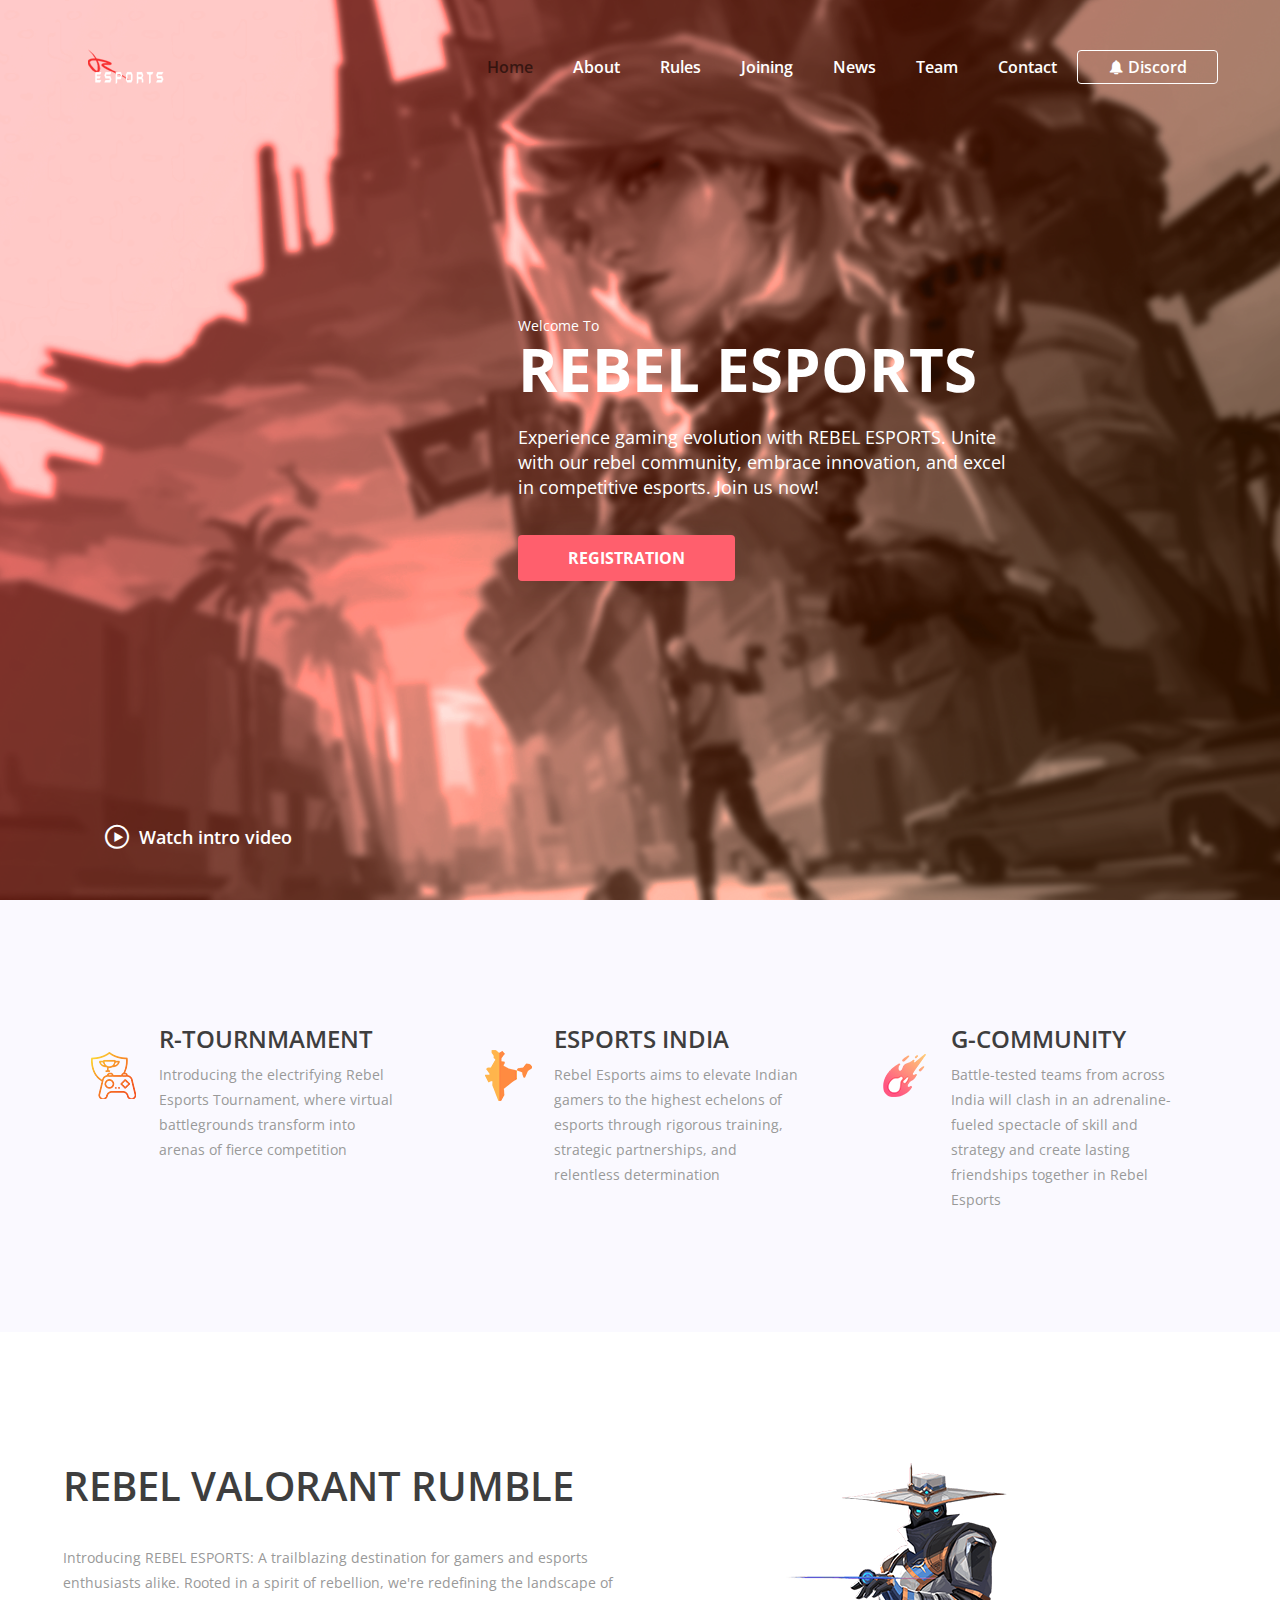
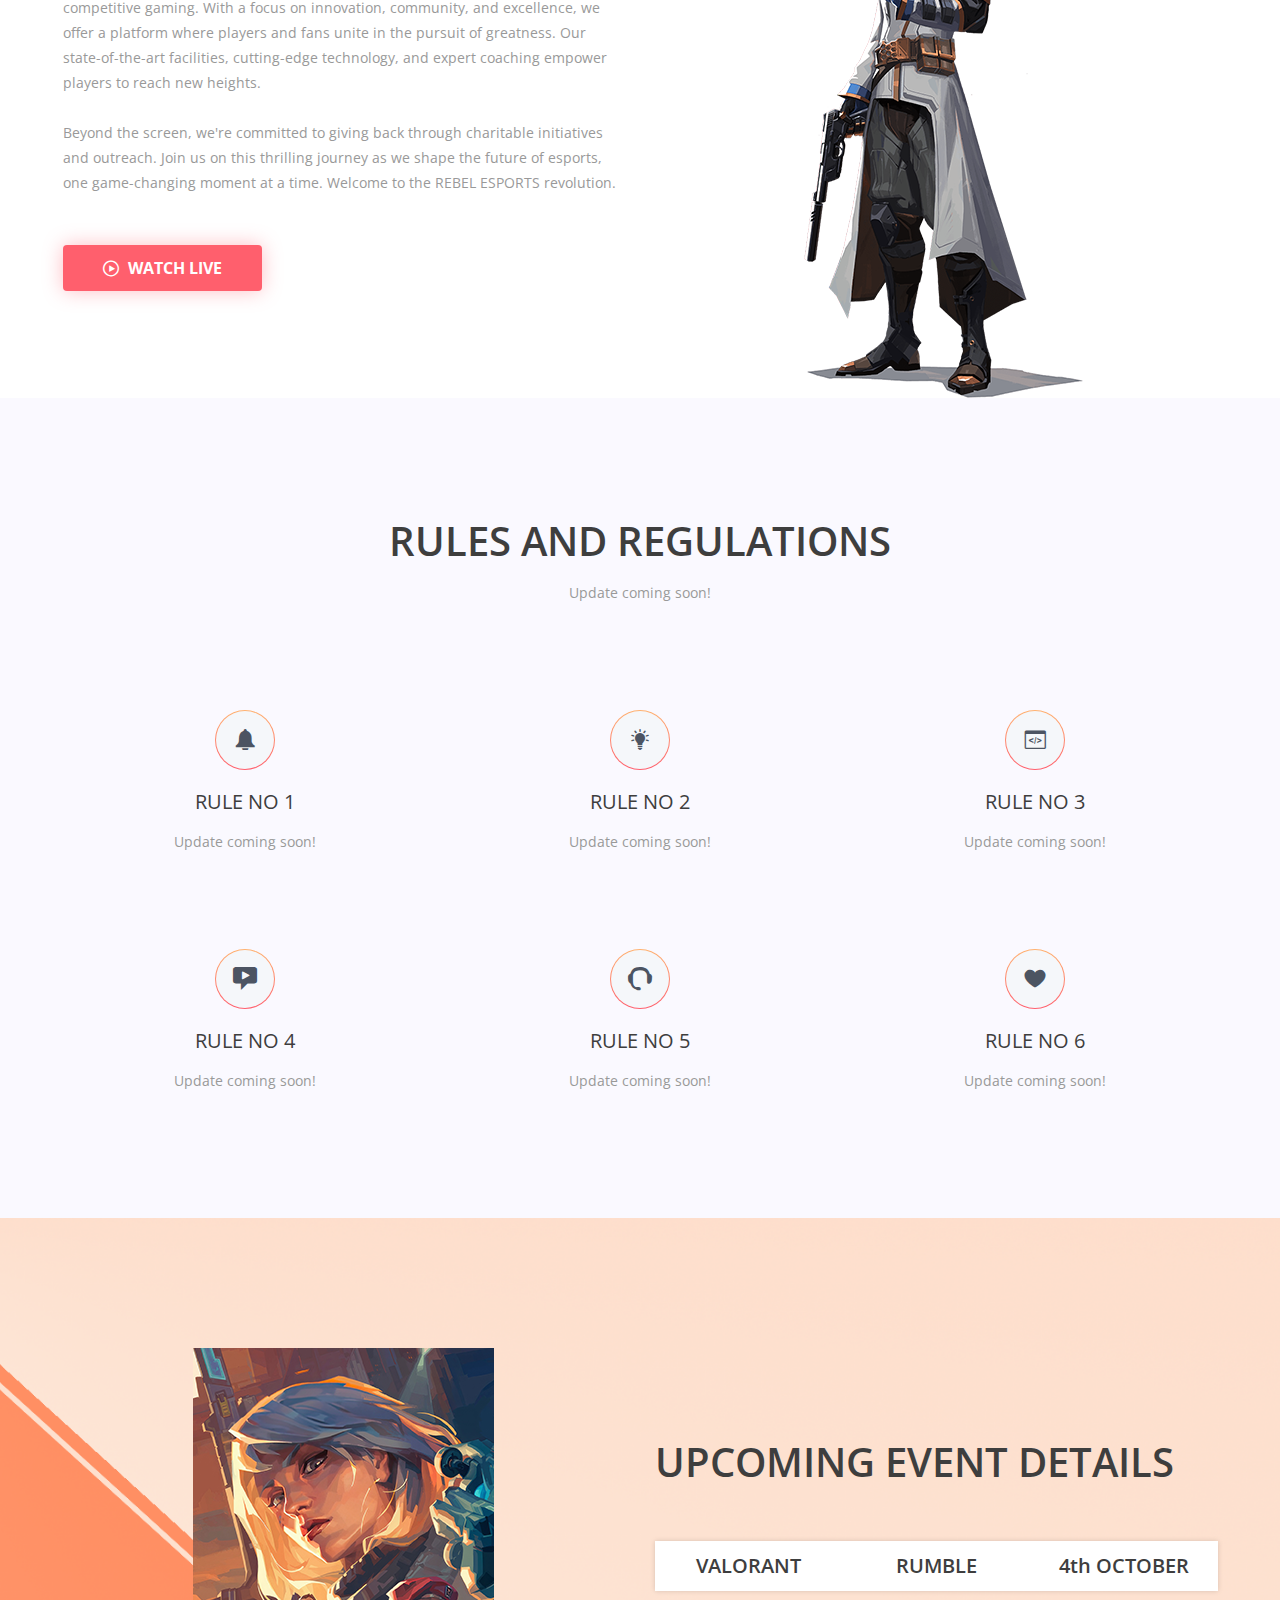
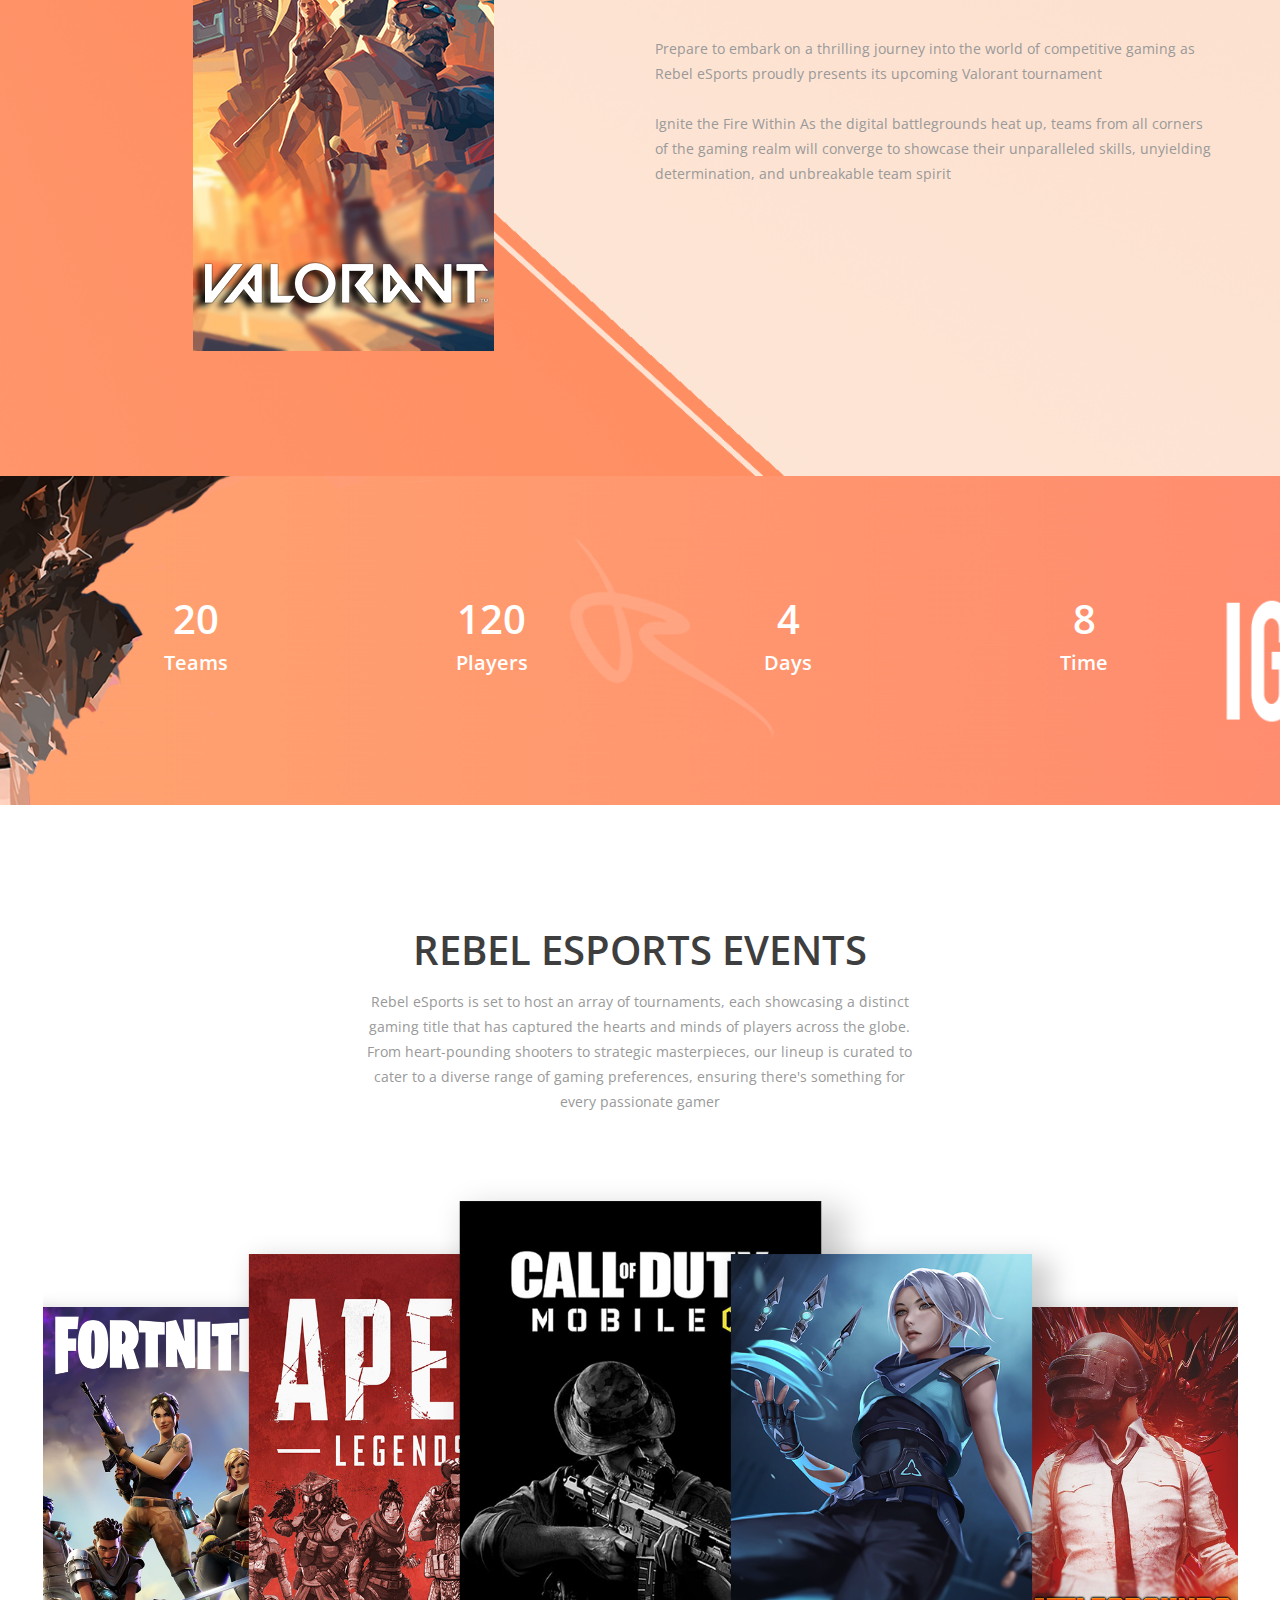
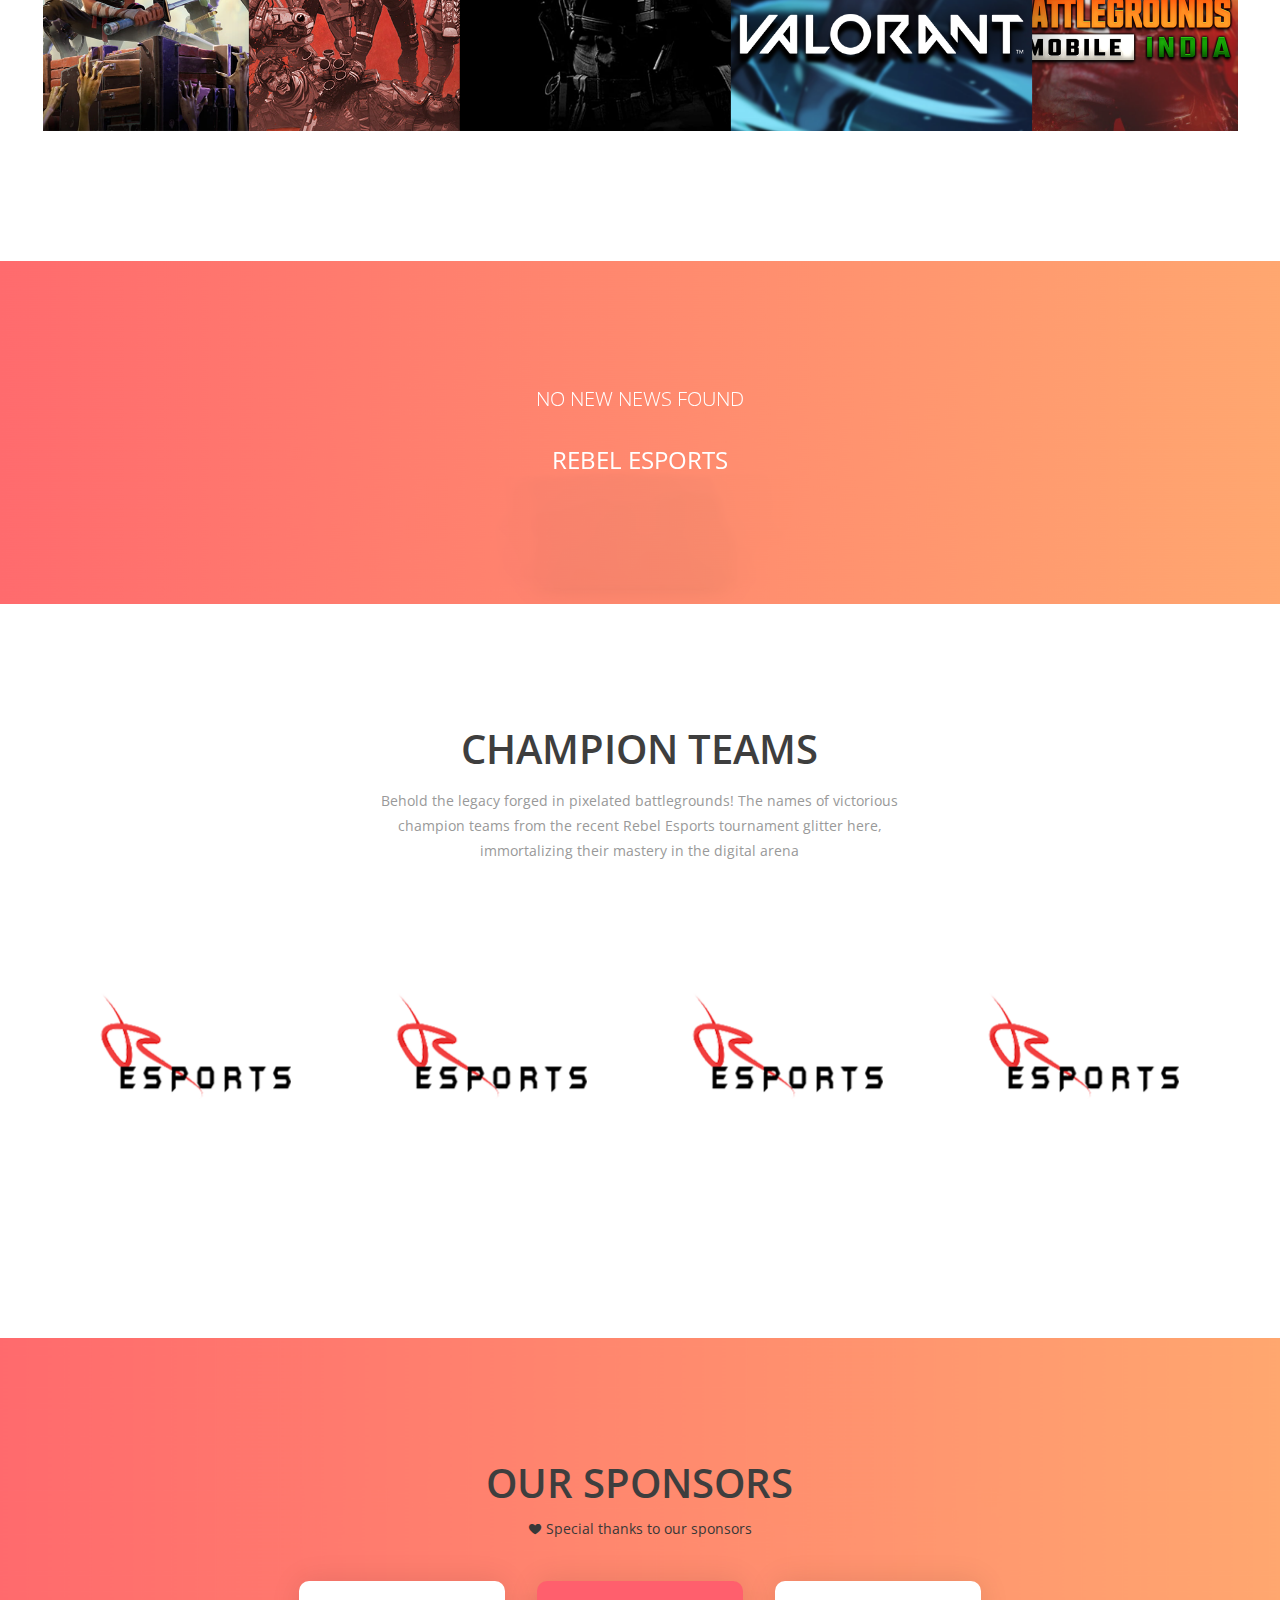
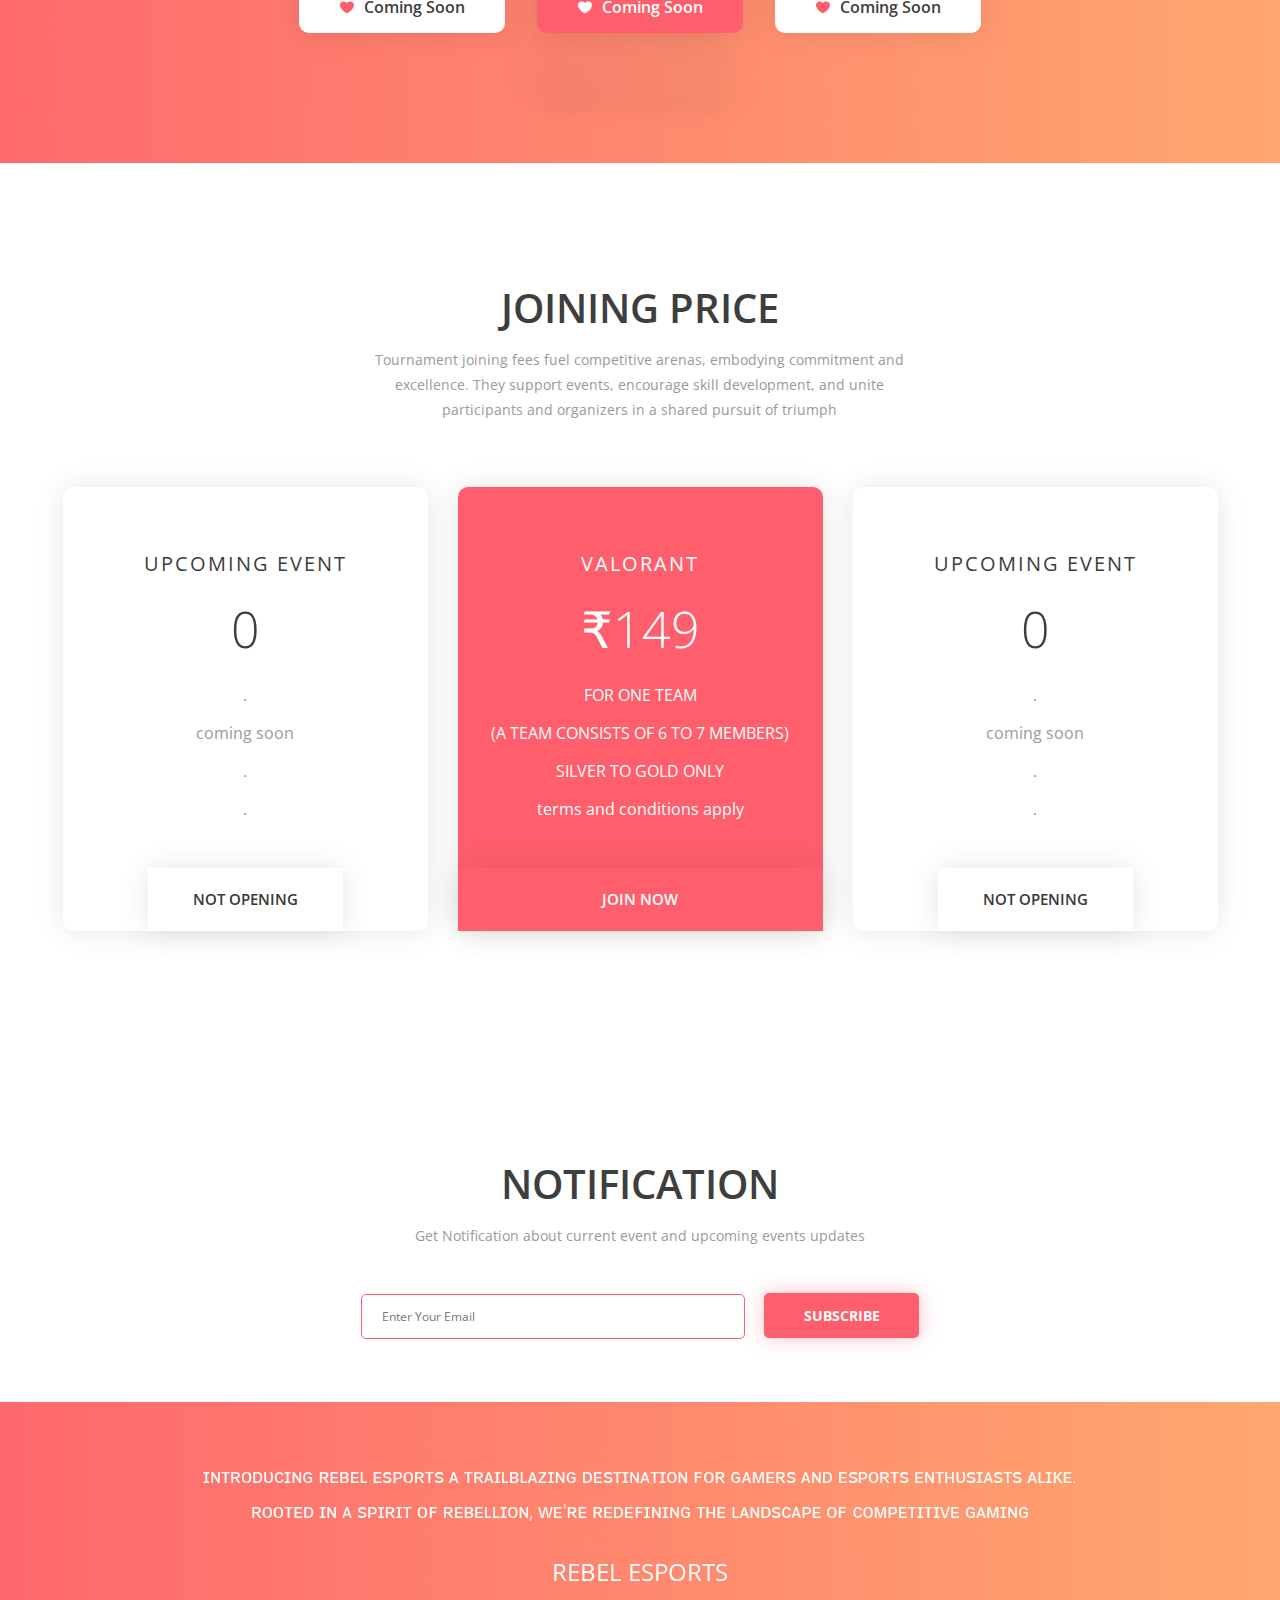
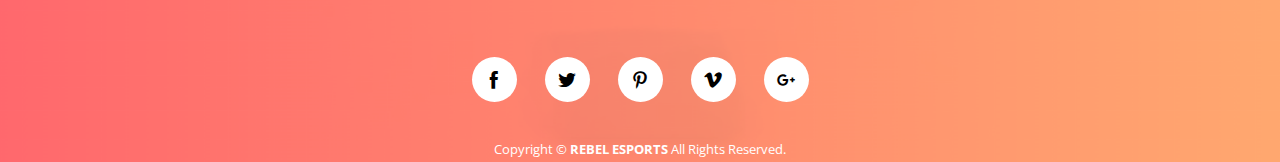
<file: index.html>
<!doctype html>
<html class="no-js" lang="zxx">
    <head>
        <meta charset="utf-8">
        <meta http-equiv="x-ua-compatible" content="ie=edge">
        <title>REBEL ESPORTS</title>
        <meta name="description" content="">
        <meta name="viewport" content="width=device-width, initial-scale=1">
		
		<link rel="shortcut icon" type="image/x-icon" href="img/icon/favicon.png">
        <!-- Place favicon.ico in the root directory -->
		
		<!-- all css here -->
        <link rel="stylesheet" href="css/bootstrap.min.css">
        <link rel="stylesheet" href="css/font-awesome.min.css">
        <link rel="stylesheet" href="css/icofont.css">
        <link rel="stylesheet" href="css/meanmenu.min.css">
        <link rel="stylesheet" href="css/slick.css">
        <link rel="stylesheet" href="css/owl.carousel.css">
        <link rel="stylesheet" href="css/magnific-popup.css">
		<link rel="stylesheet" href="css/animated-headlines.css">
        <link rel="stylesheet" href="css/shortcode/shortcodes.css">
        <link rel="stylesheet" href="style.css">
        <link rel="stylesheet" href="css/responsive.css">
        <script src="js/vendor/modernizr-3.11.2.min.js"></script>
    </head>
    <body data-bs-spy="scroll" data-bs-target="#navigation" data-bs-offset="0" tabindex="0">
        <!--[if lt IE 8]>
            <p class="browserupgrade">You are using an <strong>outdated</strong> browser. Please <a href="http://royalrefresh.co/">upgrade your browser</a> to improve your experience.</p>
        <![endif]-->

        <!-- header area start -->
		<header>
			<nav id="header-top" class="navbar navbar-expand-md">
				<div class="container">
					<div class="navbar-header">
						<button type="button" class="navbar-toggler" type="button" data-bs-toggle="collapse" data-bs-target="#navigation" aria-controls="navigation" aria-expanded="false" aria-label="Toggle navigation">
							<span class="icon-bar"></span>
							<span class="icon-bar"></span>
							<span class="icon-bar"></span>
						</button>
						<a class="navbar-brand" href="#"><img src="img/icon/logo.png" alt="logo" class="img-responsive"></a>
					</div>
					<div class="collapse navbar-collapse" id="navigation">
						<ul class="nav nav-pills navbar-nav navbar-right">
							<li class="nav-item"><a class="nav-link active" aria-current="page" href="#slider-area">Home</a></li>
							<li class="nav-item"><a class="nav-link" href="#about">About</a></li>
							<li class="nav-item"><a class="nav-link" href="#features">Rules</a></li>
							<li class="nav-item"><a class="nav-link" href="#pricing">Joining</a></li>
							<li class="nav-item"><a class="nav-link" href="#client">News</a></li>
							<li class="nav-item"><a class="nav-link" href="#team">Team</a></li>
							<li class="nav-item"><a class="nav-link" href="#contact">Contact</a></li>
							<li class="nav-item"><a class="nav-link download-btn" href="https://discord.gg/J6gxW4JJEX"><i class="icofont icofont-alarm"></i> Discord</a></li>
						</ul>
					</div>
				</div>
			</nav>
		</header>
		<!-- header area end -->
		<!-- hero area start -->
		<div class="hero-area slider-1" id="slider-area">
			<div class="slider">
				<div class="container">
					<div class="row">
						<div class="offset-md-4 col-md-8">
							<div class="hero-text mr-ri-l">
								<b class="is-visible"> Welcome</b>
									<b>To</b>
								<h1>REBEL ESPORTS</h1>
								<p>Experience gaming evolution with REBEL ESPORTS. Unite with our rebel community, embrace innovation, and excel in competitive esports. Join us now!</p>
								<a href="form.html" class="hero-btn">REGISTRATION </a>
							</div>
						</div>
						<div class="banner-video-btn">
							<a class="video-popup" href="https://cdn.glitch.global/29cb57fa-2d78-4df6-a5e8-a179d0d32781/rebel%20esp%20gif%202.gif?v=1691826846296">
								<i class="icofont icofont-play-alt-2"></i>
								<span>Watch intro video</span>
							</a>
							</div>
						</div>
					</div>
				</div>
			</div>
		</div>
		<!-- hero area end -->
		<!-- service area start -->
		<section class="service-area gray-bg">
			<div class="container">
				<div class="row">
					<div class="col-lg-4 col-md-6">
						<div class="single-service">
							<div class="service-icon">
								<img src="img/icon/service-icon-1.png" alt="">
							</div>
							<div class="service-content">
								<h2>R-TOURNMAMENT</h2>
								<p>Introducing the electrifying Rebel Esports Tournament, where virtual battlegrounds transform into arenas of fierce competition</p>
							</div>
						</div>
					</div>
					<div class="col-lg-4 col-md-6">
						<div class="single-service">
							<div class="service-icon">
								<img src="img/icon/service-icon-2.png" alt="">
							</div>
							<div class="service-content">
								<h2>ESPORTS INDIA</h2>
								<p>Rebel Esports aims to elevate Indian gamers to the highest echelons of esports through rigorous training, strategic partnerships, and relentless determination</p>
							</div>
						</div>
					</div>
					<div class="col-lg-4 col-md-6">
						<div class="single-service">
							<div class="service-icon">
								<img src="img/icon/service-icon-3.png" alt="">
							</div>
							<div class="service-content">
								<h2>G-COMMUNITY</h2>
								<p>Battle-tested teams from across India will clash in an adrenaline-fueled spectacle of skill and strategy and create lasting friendships together in Rebel Esports</p>
							</div>
						</div>
					</div>
				</div>
			</div>
		</section>
		<!-- service area start -->
		<!-- About area start -->
		<section id="about" class="about-area pt-130">
			<div class="container">
				<div class="row">
					<div class="col-md-6">
						<div class="about-content">
							<h2>REBEL VALORANT RUMBLE</h2>
							<p>Introducing REBEL ESPORTS: A trailblazing destination for gamers and esports enthusiasts alike. Rooted in a spirit of rebellion, we're redefining the landscape of competitive gaming. With a focus on innovation, community, and excellence, we offer a platform where players and fans unite in the pursuit of greatness. Our state-of-the-art facilities, cutting-edge technology, and expert coaching empower players to reach new heights.</p>
							<p>Beyond the screen, we're committed to giving back through charitable initiatives and outreach. Join us on this thrilling journey as we shape the future of esports, one game-changing moment at a time. Welcome to the REBEL ESPORTS revolution.</p>
							<a class="hero-btn video-popup" href="https://cdn.glitch.global/29cb57fa-2d78-4df6-a5e8-a179d0d32781/rebel%20esp%20live%20gif%201.gif?v=1691828168935"><i class="icofont icofont-play-alt-2"></i> WATCH LIVE</a>
						</div>
					</div>
					<div class="col-md-6">
						<div class="about-img">
							<img src="img/other/about.png" alt="" />
						</div>
					</div>
				</div>
			</div>
		</section>
		<!-- About area End -->
		<!-- Feature area start -->
		<section id="features" class="feature-area gray-bg pt-128 pb-70">
			<div class="container">
				<div class="row">
					<div class="col-12">
						<div class="section-heading pb-55 text-center">
							<h2>RULES AND REGULATIONS </h2>
							<p>Update coming soon!</p>
						</div>
					</div>
				</div>
				<div class="row">
					<div class="col-lg-4 col-md-6">
						<div class="awesome-feature text-center">
							<div class="awesome-feature-icon">
								<span><i class="icofont icofont-alarm"></i></span>
							</div>
							<div class="awesome-feature-details">
								<h5>RULE NO 1</h5>
								<p>Update coming soon!</p>
							</div>
						</div>
					</div>
					<div class="col-lg-4 col-md-6">
						<div class="awesome-feature text-center">
							<div class="awesome-feature-icon">
								<span><i class="icofont icofont-light-bulb"></i></span>
							</div>
							<div class="awesome-feature-details">
								<h5>RULE NO 2</h5>
								<p>Update coming soon!</p>
							</div>
						</div>
					</div>
					<div class="col-lg-4 col-md-6">
						<div class="awesome-feature text-center">
							<div class="awesome-feature-icon">
								<span><i class="icofont icofont-code"></i></span>
							</div>
							<div class="awesome-feature-details">
								<h5>RULE NO 3</h5>
								<p>Update coming soon!</p>
							</div>
						</div>
					</div>
				</div>
				<div class="row">
					<div class="col-lg-4 col-md-6">
						<div class="awesome-feature text-center">
							<div class="awesome-feature-icon">
								<span><i class="icofont icofont-ui-video-chat"></i></span>
							</div>
							<div class="awesome-feature-details">
								<h5>RULE NO 4</h5>
								<p>Update coming soon!</p>
							</div>
						</div>
					</div>
					<div class="col-lg-4 col-md-6">
						<div class="awesome-feature text-center">
							<div class="awesome-feature-icon">
								<span><i class="icofont icofont-ui-head-phone"></i></span>
							</div>
							<div class="awesome-feature-details">
								<h5>RULE NO 5</h5>
								<p>Update coming soon!</p>
							</div>
						</div>
					</div>
					<div class="col-lg-4 col-md-6">
						<div class="awesome-feature text-center">
							<div class="awesome-feature-icon">
								<span><i class="icofont icofont-heart"></i></span>
							</div>
							<div class="awesome-feature-details">
								<h5>RULE NO 6</h5>
								<p>Update coming soon!</p>
							</div>
						</div>
					</div>
				</div>
			</div>
		</section>
		<!-- Feature feature area end -->
		<!-- How it work start -->
		<section class="how-work-area pt-130 pb-125 bg-1">
			<div class="container">
				<div class="row">
					<div class="col-lg-6">
						<div class="how-work-right text-center">
							<img src="img/other/work.png" alt="" />
						</div>
					</div>
					<div class="col-lg-6">
						<div class="how-work-left mt-90">
							<h2>UPCOMING EVENT DETAILS</h2>
							<div class="how-work-tab mt-55">
								<ul class="nav">
									<li><a class="active" data-bs-toggle="tab" href="#home">VALORANT</a></li>
									<li><a data-bs-toggle="tab" href="#menu1">RUMBLE</a></li>
									<li><a data-bs-toggle="tab" href="#menu2">4th OCTOBER</a></li>
								</ul>
								<div class="tab-content">
									<div id="home" class="mt-45 tab-pane fade show active">
										<p>Prepare to embark on a thrilling journey into the world of competitive gaming as Rebel eSports proudly presents its upcoming Valorant tournament </p>
										<p>Ignite the Fire Within As the digital battlegrounds heat up, teams from all corners of the gaming realm will converge to showcase their unparalleled skills, unyielding determination, and unbreakable team spirit</p>
									</div>
									<div id="menu1" class="mt-45 tab-pane fade">
										<p>Prepare to embark on a thrilling journey into the world of competitive gaming as Rebel eSports proudly presents its upcoming Valorant tournament </p>
										<p>Ignite the Fire Within As the digital battlegrounds heat up, teams from all corners of the gaming realm will converge to showcase their unparalleled skills, unyielding determination, and unbreakable team spirit</p>
									</div>
									<div id="menu2" class="mt-45 tab-pane fade">
										<p>Prepare to embark on a thrilling journey into the world of competitive gaming as Rebel eSports proudly presents its upcoming Valorant tournament </p>
										<p>Ignite the Fire Within As the digital battlegrounds heat up, teams from all corners of the gaming realm will converge to showcase their unparalleled skills, unyielding determination, and unbreakable team spirit</p>
									</div>
								</div>
							</div>
						</div>
					</div>
				</div>
			</div>
		</section>
		<!-- How it work End -->
		<!-- fun fact area start -->
		<section class="funfact-area bg-2 pt-125 pb-130">
			<div class="container">
				<div class="row">
					<div class="col-md-3">
						<div class="single-fact text-center">
							<h2 class="counter">20</h2>
							<h5>Teams</h5>
						</div>
					</div>
					<div class="col-md-3">
						<div class="single-fact text-center">
							<h2 class="counter">120</h2>
							<h5>Players</h5>
						</div>
					</div>
					<div class="col-md-3">
						<div class="single-fact text-center">
							<h2 class="counter">4</h2>
							<h5>Days</h5>
						</div>
					</div>
					<div class="col-md-3">
						<div class="single-fact text-center">
							<h2 class="counter">8</h2>
							<h5>Time</h5>
						</div>
					</div>
				</div>
			</div>
		</section>
		<!-- fun fact area end -->
		<!-- app screenshot area start -->
		<section class="screenshot-area pt-130 pb-130">
			<div class="container">
				<div class="row">
					<div class="col-12">
						<div class="section-heading pb-55 text-center">
							<h2>REBEL ESPORTS EVENTS</h2>
							<p>Rebel eSports is set to host an array of tournaments, each showcasing a distinct gaming title that has captured the hearts and minds of players across the globe. From heart-pounding shooters to strategic masterpieces, our lineup is curated to cater to a diverse range of gaming preferences, ensuring there's something for every passionate gamer</p>
						</div>
					</div>
				</div>
				<div class="row">
					<div class="col-12">
						<div class="screenshot-slider">
							<div class="single-screenshot">
								<div class="image">
									<img src="img/screenshot/1.png" alt="">
								</div>
							</div>
							<div class="single-screenshot">
								<div class="image">
									<img src="img/screenshot/2.png" alt="">
								</div>
							</div>
							<div class="single-screenshot">
								<div class="image">
									<img src="img/screenshot/3.png" alt="">
								</div>
							</div>
							<div class="single-screenshot">
								<div class="image">
									<img src="img/screenshot/4.png" alt="">
								</div>
							</div>
							<div class="single-screenshot">
								<div class="image">
									<img src="img/screenshot/5.png" alt="">
								</div>
							</div>
						</div>
					</div>
				</div>
			</div>
		</section>

		
		<!-- Testimonial Area Start -->
		<section id="client" class="testimonial-area pt-120 pb-130 bg-4">
			<div class="container">
				<div class="row">
					<div class="testimonial-active owl-carousel">
						<div class="col-12">
							<div class="testimonial-desc text-center">
								<p>NO NEW NEWS FOUND </p>
								<h4>REBEL ESPORTS</h4>
							</div>
						</div>
						<div class="col-12">
							<div class="testimonial-desc text-center">
								<p>NEW NEWS FOUND </p>
								<h4>REBEL ESPORTS</h4>
							</div>
						</div>
						<div class="col-12">
							<div class="testimonial-desc text-center">
								<p>NEW NEWS FOUND</p>
								<h4>REBEL ESPORTS</h4>
							</div>
						</div>
					</div>
				</div>
			</div>
		</section>
		<!-- Testimonial Area End -->
		<!-- Team Area Start -->
		<section id="team" class="team-area ptb-130">
			<div class="container">
				<div class="row">
					<div class="col-12">
						<div class="section-heading pb-55 text-center">
							<h2>CHAMPION TEAMS</h2>
							<p>Behold the legacy forged in pixelated battlegrounds! The names of victorious champion teams from the recent Rebel Esports tournament glitter here, immortalizing their mastery in the digital arena</p>
						</div>
					</div>
				</div>
				<div class="row">
					<div class="col-lg-3 col-md-6">
						<div class="team-single">
							<img src="img/team/1.png" alt="" />
							<div class="team-overlay text-center">
								<h5>OVERALL CHAMPION</h5>
								<h6>player name</h6>
							</div>
						</div>
					</div>
					<div class="col-lg-3 col-md-6">
						<div class="team-single">
							<img src="img/team/2.png" alt="" />
							<div class="team-overlay text-center">
								<h5>CHAMPION TEAM</h5>
								<h6>RANK 1</h6>
							</div>
						</div>
					</div>
					<div class="col-lg-3 col-md-6">
						<div class="team-single">
							<img src="img/team/3.png" alt="" />
							<div class="team-overlay text-center">
								<h5>CHAMPION TEAM</h5>
								<h6>RANK 2</h6>
							</div>
						</div>
					</div>
					<div class="col-lg-3 col-md-6">
						<div class="team-single">
							<img src="img/team/4.png" alt="" />
							<div class="team-overlay text-center">
								<h5>CHAMPION TEAM</h5>
								<h6>RANK 3</h6>
							</div>
						</div>
					</div>
				</div>
			</div>
		</section>
		<!-- Team Area End -->
				<!-- app screenshot area end -->
		<!-- Discord Area Start -->
		<section class="download-area bg-3 ptb-130">
			<div class="container">
				<div class="row">
					<div class="col-12">
						<div class="section-heading text-center pb-45">
							<h2>OUR SPONSORS </h2>
							<a href="#"><i class="icofont icofont-heart"></i> Special thanks to our sponsors</a>
						</div>
					</div>
				</div>
				<div class="row">
					<div class="col-12">
						<div class="download-option-btn text-center">
							<ul>
								<li>
									<a href="#"><i class="icofont icofont-heart"></i> coming soon</a>
									<a class="active" href="#"><i class="icofont icofont-heart"></i> coming soon</a>
									<a href="#"><i class="icofont icofont-heart"></i> coming soon</a>
								</li>
							</ul>
						</div>
					</div>
				</div>
			</div>
		</section>
		<!-- Download Area End -->	

		<!-- Pricing Plan Area Start -->
		<section id="pricing" class="pricing-area pt-130 pb-100">
			<div class="container">
				<div class="row">
					<div class="col-12">
						<div class="section-heading pb-55 text-center">
							<h2>JOINING PRICE</h2>
							<p>Tournament joining fees fuel competitive arenas, embodying commitment and excellence. They support events, encourage skill development, and unite participants and organizers in a shared pursuit of triumph </p>
						</div>
					</div>
				</div>
				<div class="row">
					<div class="col-lg-4 col-md-6">
						<div class="pricing-single white-bg text-center mb-30">
							<div class="price-titel uppercase">
								<h4>UPCOMING EVENT</h4>
							</div>
							<div class="pricing-price">
								<span>0</span>
							</div>
							<div class="price-decs">
								<ul>
									<li>. </li>
									<li>coming soon</li>
									<li>. </li>
									<li>. </li>
								</ul>
							</div>
							<div class="ordr-btn uppercase">
								<a href="#">NOT OPENING</a>
							</div>
						</div>
					</div>
					<div class="col-lg-4 col-md-6">
						<div class="pricing-single active white-bg text-center mb-30">
							<div class="price-titel uppercase">
								<h4>VALORANT</h4>
							</div>
							<div class="pricing-price">
								<span>&#x20B9;149</span>
							</div>
							<div class="price-decs">
								<ul>
									<li>FOR ONE TEAM</li>
									<li>(A TEAM CONSISTS OF 6 TO 7 MEMBERS)</li>
									<li>SILVER TO GOLD ONLY</li>
									<li>terms and conditions apply</li>
								</ul>
							</div>
							<div class="ordr-btn uppercase">
								<a href="#">JOIN NOW</a>
							</div>
						</div>
					</div>
					<div class="col-lg-4 col-md-6">
						<div class="pricing-single white-bg text-center mb-30">
							<div class="price-titel uppercase">
								<h4>UPCOMING EVENT</h4>
							</div>
							<div class="pricing-price">
								<span>0</span>
							</div>
							<div class="price-decs">
								<ul>
									<li>.</li>
									<li>coming soon</li>
									<li>.</li>
									<li>.</li>
								</ul>
							</div>
							<div class="ordr-btn uppercase">
								<a href="#">NOT OPENING</a>
							</div>
						</div>
					</div>
				</div>
			</div>
		</section>
		<!-- Pricing Plan Area End -->

		<!-- Subcribe Area Start -->
		
			<div class="container">
				<div class="row">
					<div class="col-12">
						<div class="section-heading pb-35 text-center">
							<h2>ㅤ</h2>
							<h2>ㅤ</h2>
							<h2>NOTIFICATION</h2>
							<p>Get Notification about current event and upcoming events updates</p>
						</div>
					</div>
				</div>
				
				</div>
				<div class="row">
					<div class="col-12">
						<div class="subcribe-form text-center">
							<form id="mc-form">
								<input autocomplete="off" placeholder="Enter Your Email" type="text">
								<button type="submit">Subscribe</button>
								<h2>ㅤ</h2>
								<!-- mailchimp-alerts Start -->
								<div class="mailchimp-alerts text-centre">
									<div class="mailchimp-submitting"></div>
									<div class="mailchimp-success"></div>
									<div class="mailchimp-error"></div>
								</div>
								<!-- mailchimp-alerts end -->
							</form>
						</div>
					</div>
				</div>
			</div>
		</section>
		<!-- Subcribe Area End -->


		<!-- Copyright Area Start -->
		<div class="copyright-area bg-5 ptb-5">
			<div class="container">
				<!-- Contact address left -->
				<div class="container">
					<div class="row">
						<div class="testimonial-active owl-carousel">
							<div class="col-50">
								<div class="testimonial-desc text-center">
									<h2>ㅤ</h2>
									<p>ɪɴᴛʀᴏᴅᴜᴄɪɴɢ ʀᴇʙᴇʟ ᴇꜱᴘᴏʀᴛꜱ ᴀ ᴛʀᴀɪʟʙʟᴀᴢɪɴɢ ᴅᴇꜱᴛɪɴᴀᴛɪᴏɴ ꜰᴏʀ ɢᴀᴍᴇʀꜱ ᴀɴᴅ ᴇꜱᴘᴏʀᴛꜱ ᴇɴᴛʜᴜꜱɪᴀꜱᴛꜱ ᴀʟɪᴋᴇ. ʀᴏᴏᴛᴇᴅ ɪɴ ᴀ ꜱᴘɪʀɪᴛ ᴏꜰ ʀᴇʙᴇʟʟɪᴏɴ, ᴡᴇ'ʀᴇ ʀᴇᴅᴇꜰɪɴɪɴɢ ᴛʜᴇ ʟᴀɴᴅꜱᴄᴀᴘᴇ ᴏꜰ ᴄᴏᴍᴘᴇᴛɪᴛɪᴠᴇ ɢᴀᴍɪɴɢ </p>
									<h4>REBEL ESPORTS</h4>
								</div>
								<div class="media-body text-center">
						</div>
					</div>
					<div class="col-md-4">
						<div class="single-address">
							<div class="media">
								<div class="media-left">
							
								</div>
								
								</div>
							</div>
						</div>
					</div>
				</div>
				<!-- Contact address left -->
				<!-- Copyright right -->
				<div class="row">
					<div class="col-12">
						<div class="copyright-area text-center">
							<!-- Copyright social -->
							<div class="contact-social text-center pt-70 pb-35">
								<ul>
									<li>
										<a href="#"><i class="icofont icofont-social-facebook"></i></a>
									</li>
									<li>
										<a href="#"><i class="icofont icofont-social-twitter"></i></a>
									</li>
									<li>
										<a href="#"><i class="icofont icofont-social-pinterest"></i></a>
									</li>
									<li>
										<a href="#"><i class="icofont icofont-social-vimeo"></i></a>
									</li>
									<li>
										<a href="#"><i class="icofont icofont-social-google-plus"></i></a>
									</li>
								</ul>
							</div>
							<!-- Copyright social -->
							<div class="copyright-text">
								<p>Copyright &copy;  <a href="https://discord.gg/VNz98B9zhF"> REBEL ESPORTS </a> All Rights Reserved.</p>
							</div>
							<!-- Copyright text -->
						</div>
					</div>
				</div>
				<!-- Copyright right -->
			</div>
		</div>
		<!-- Copyright Area End -->
		
		<!-- all js here -->
        <script src="js/vendor/jquery-3.6.0.min.js"></script>
        <script src="js/vendor/jquery-migrate-3.3.2.min.js"></script>
        <script src="js/bootstrap.bundle.min.js"></script>
        <script src="js/owl.carousel.min.js"></script>
        <script src="js/slick.min.js"></script>
        <script src="js/jquery.ajaxchimp.min.js"></script>
        <script src="js/plugins.js"></script>
        <script src="js/main.js"></script>
    </body>
</html>
</file>
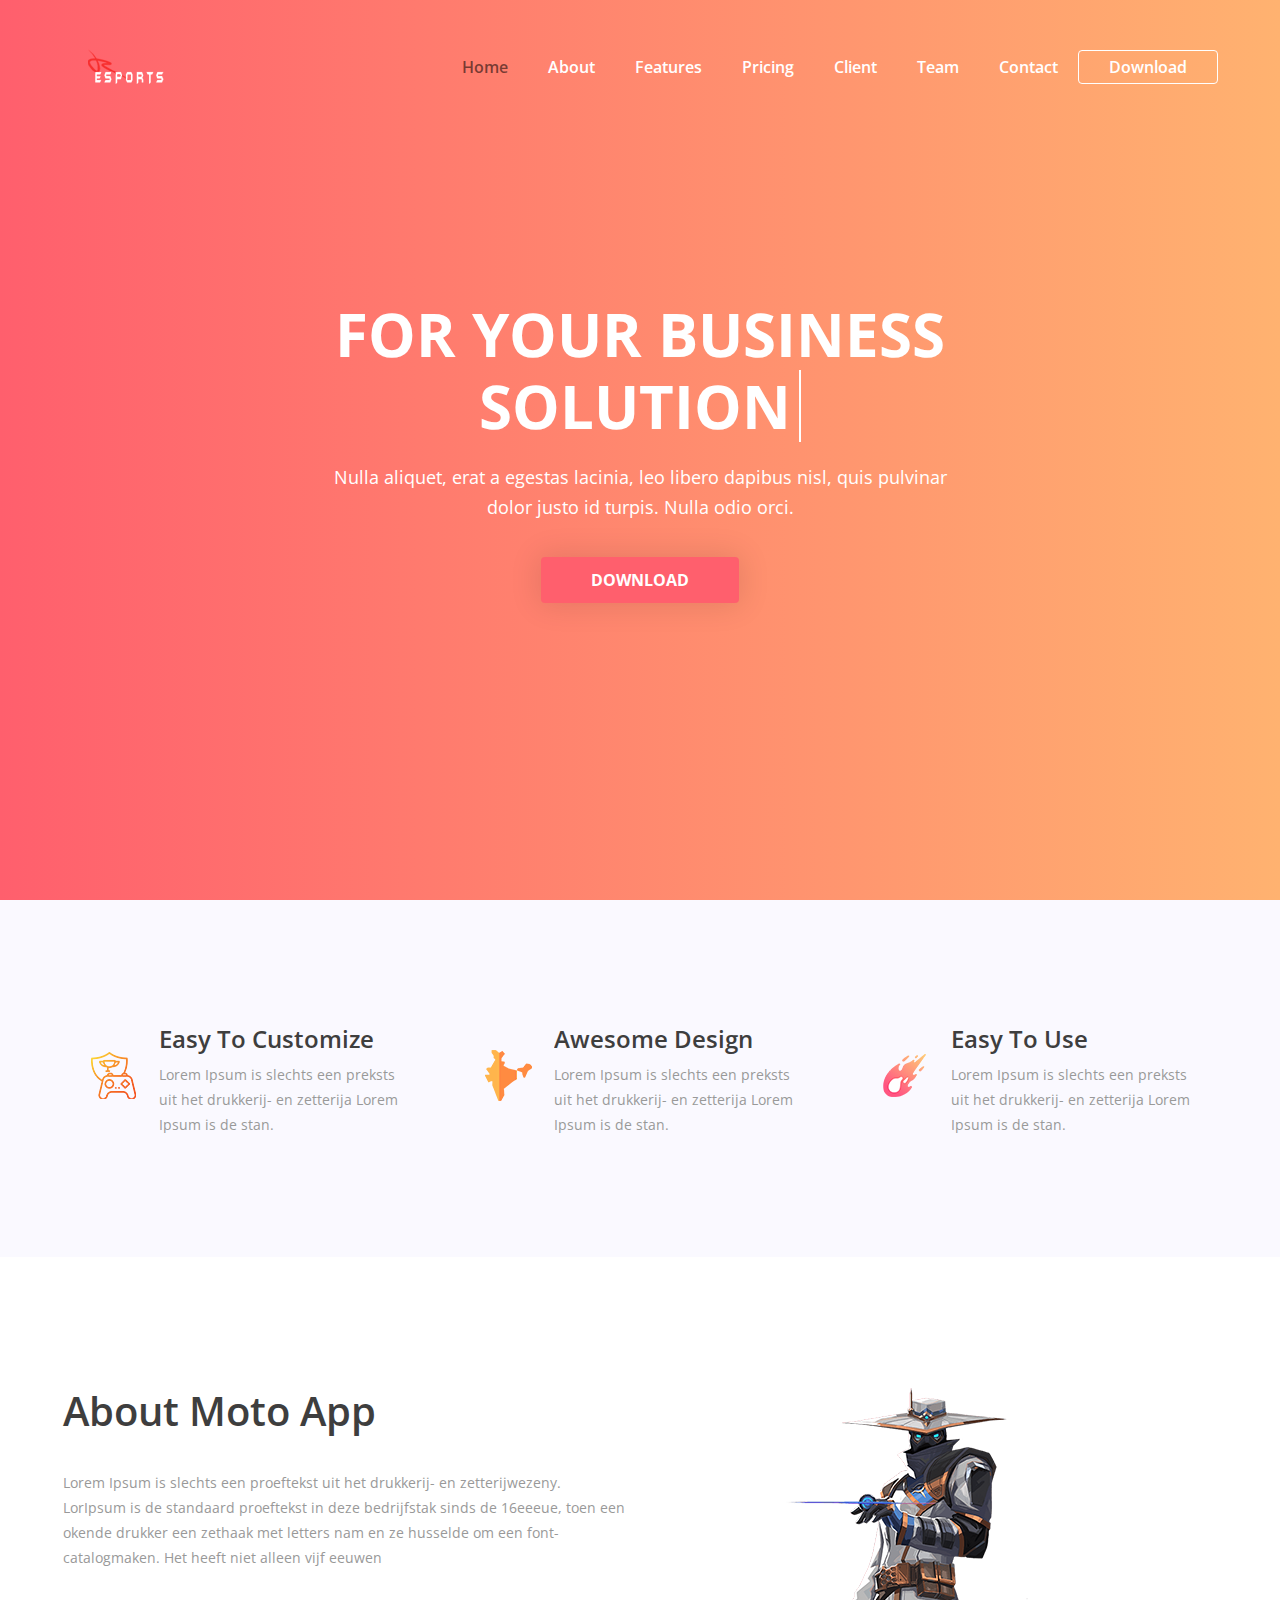
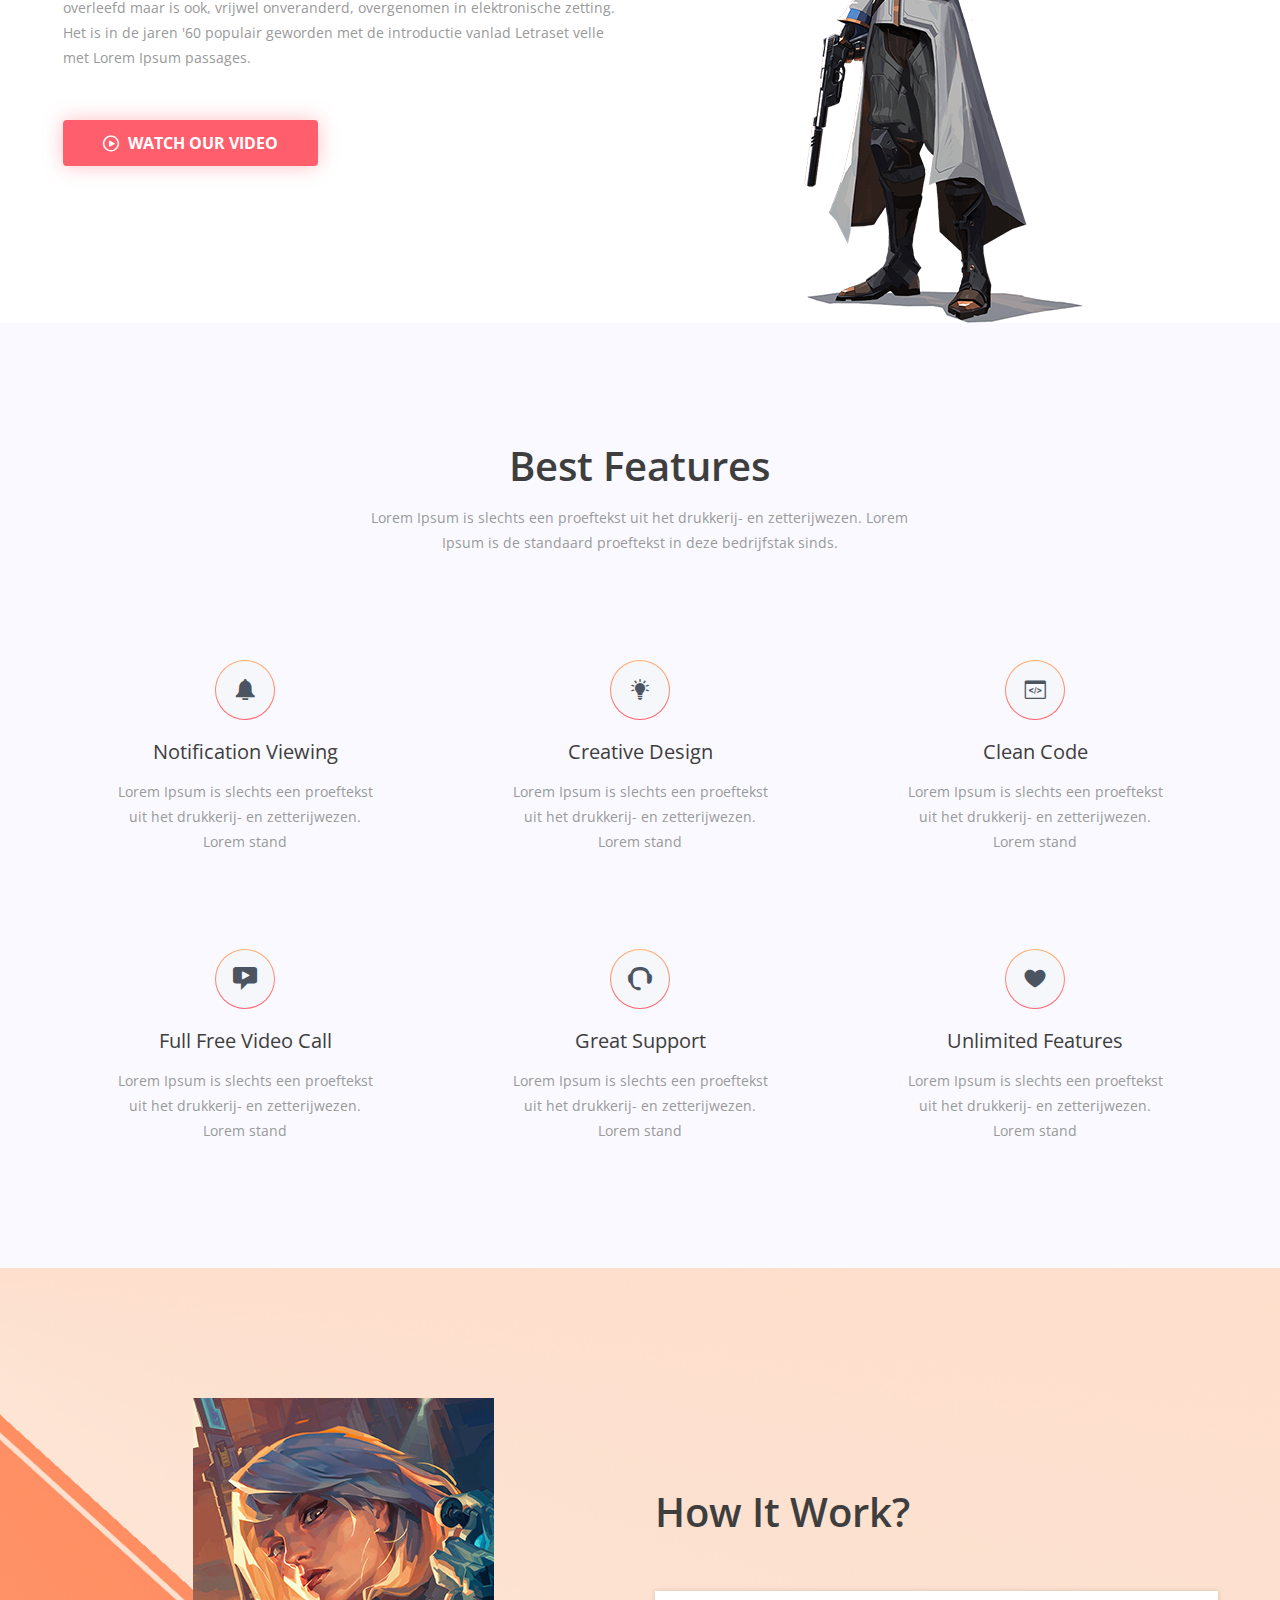
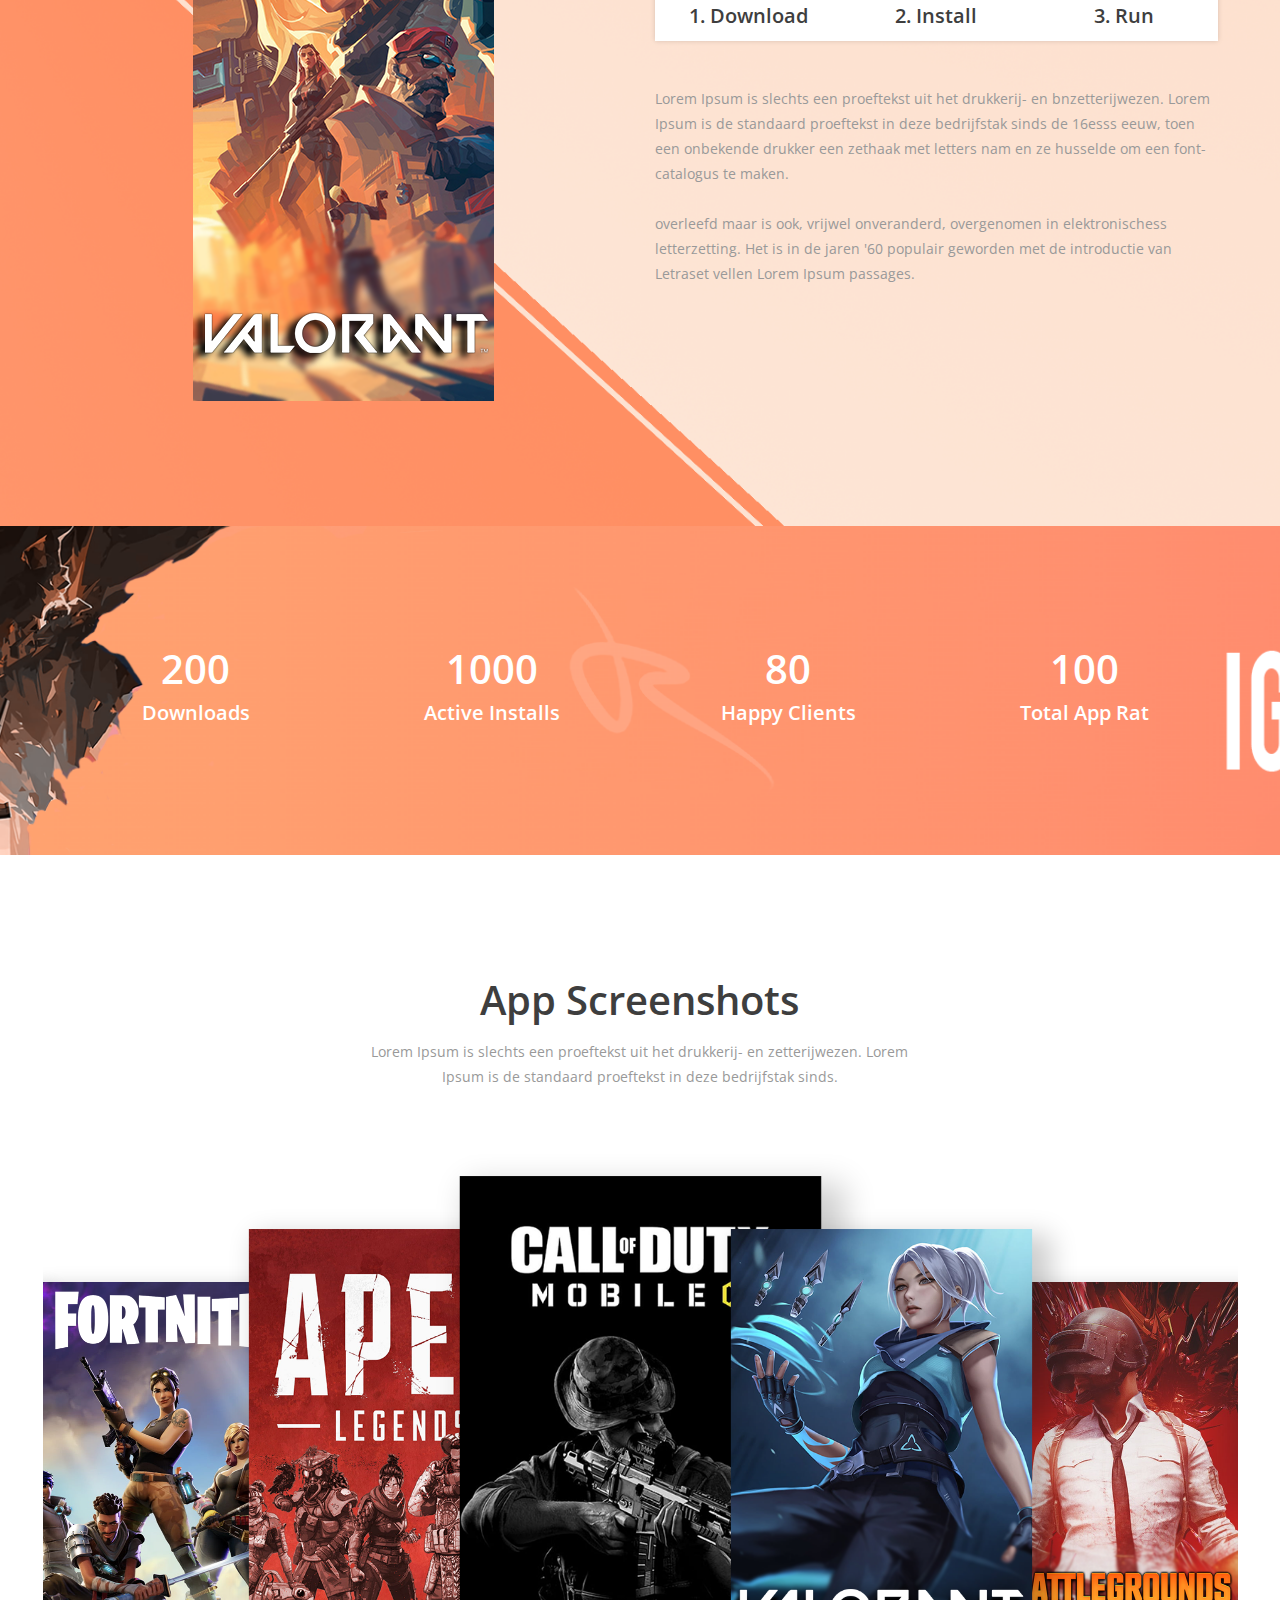
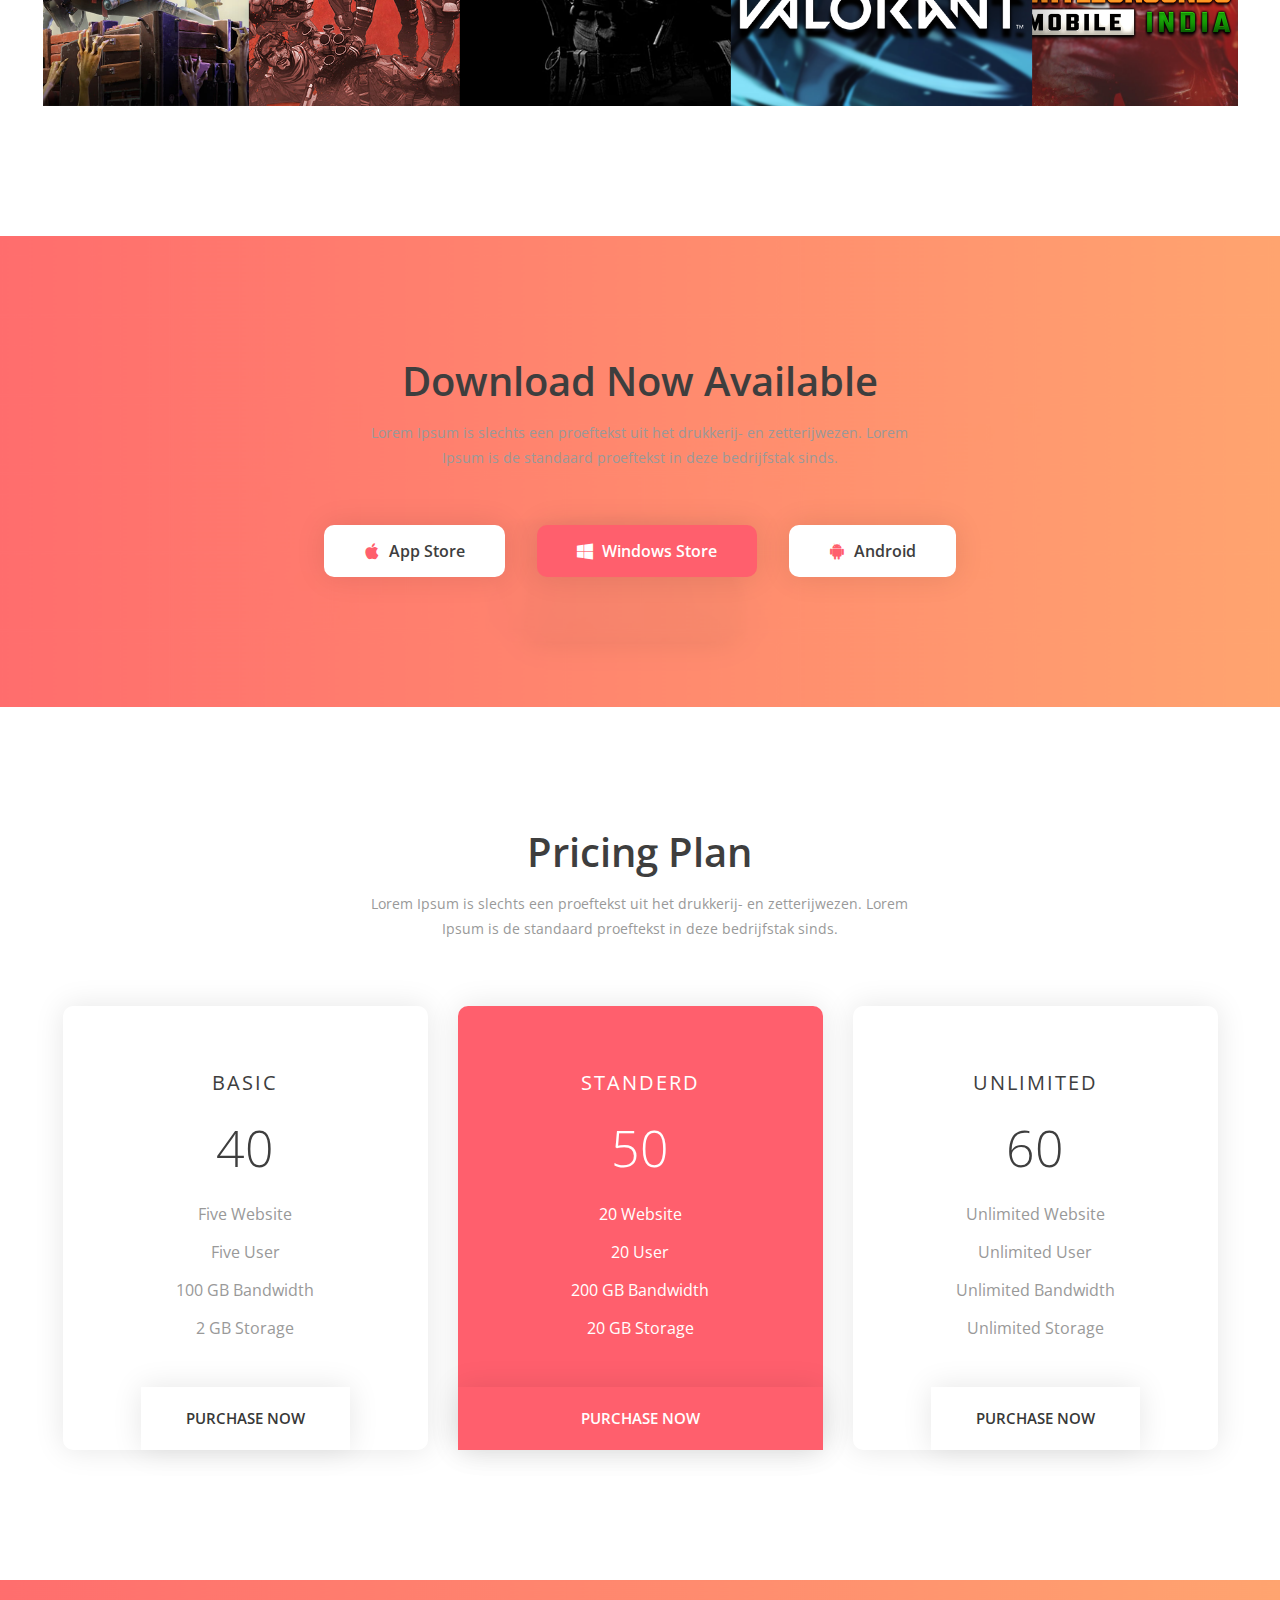
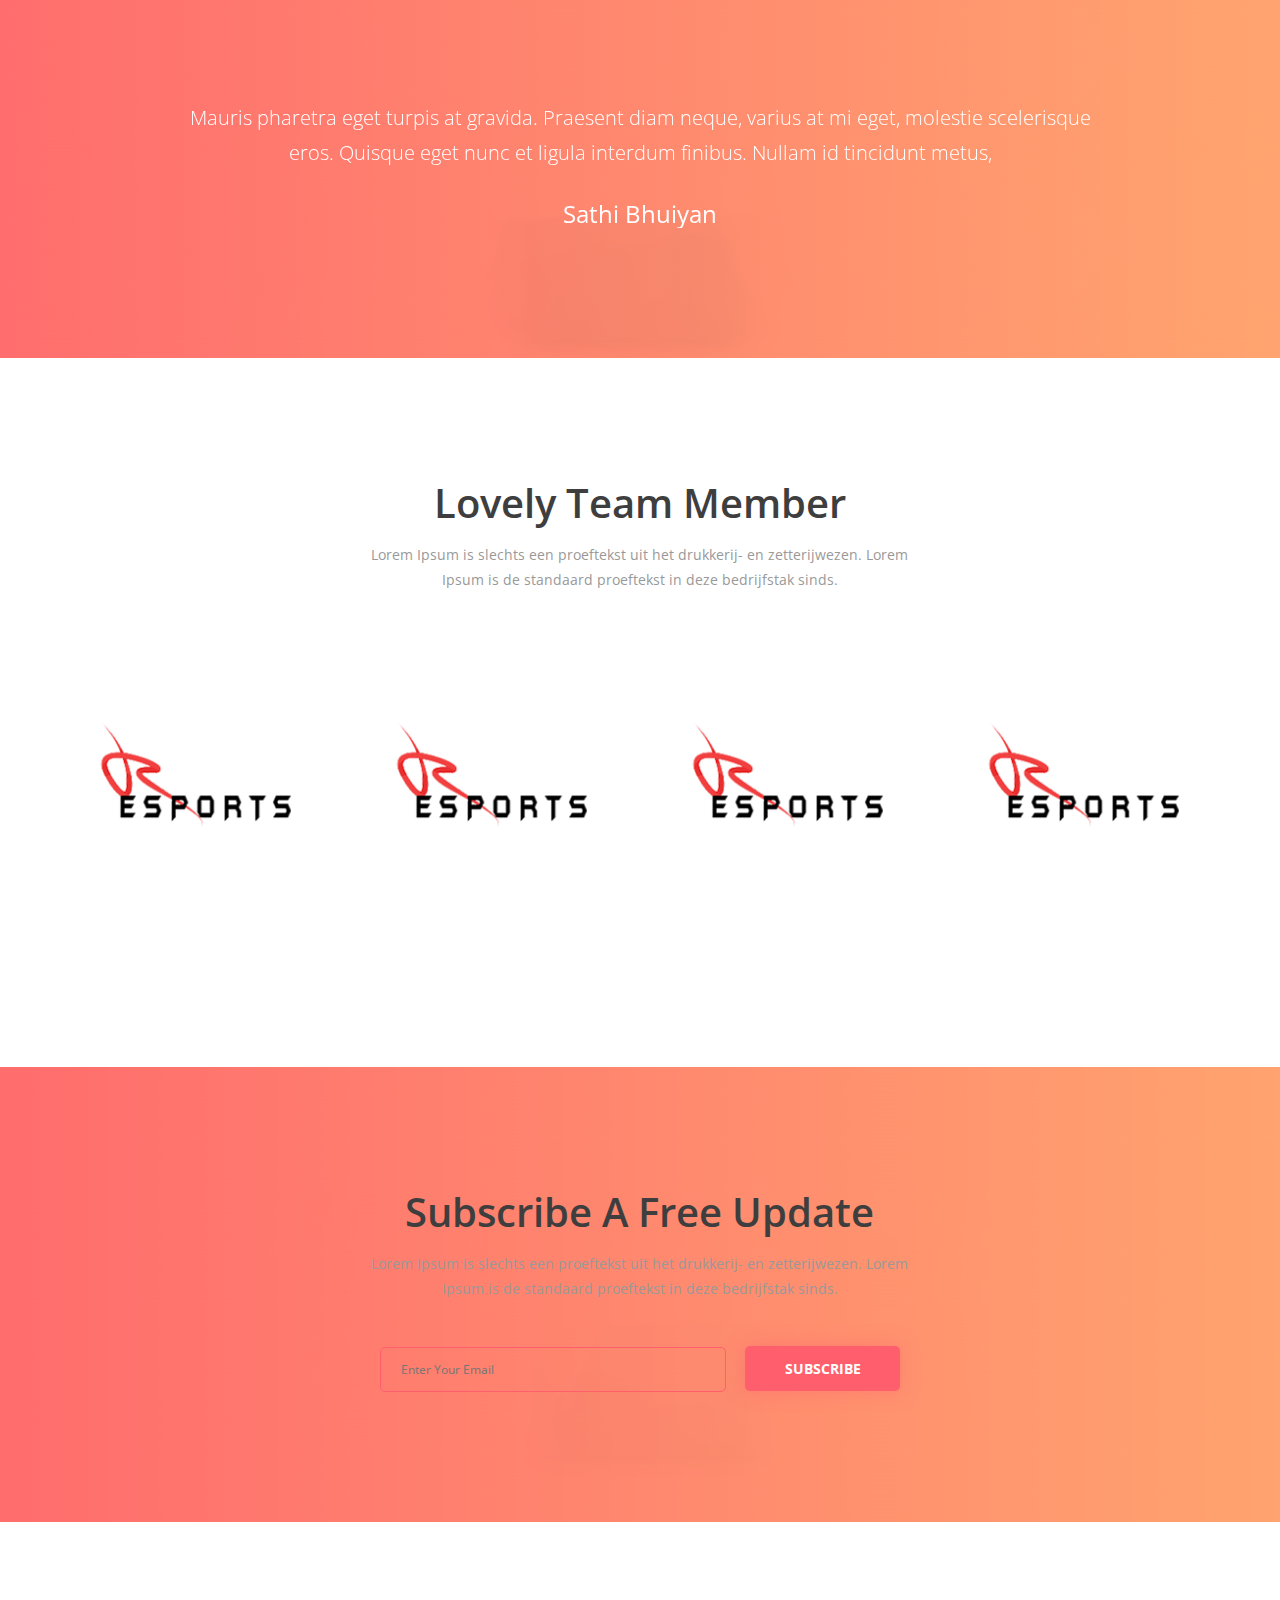
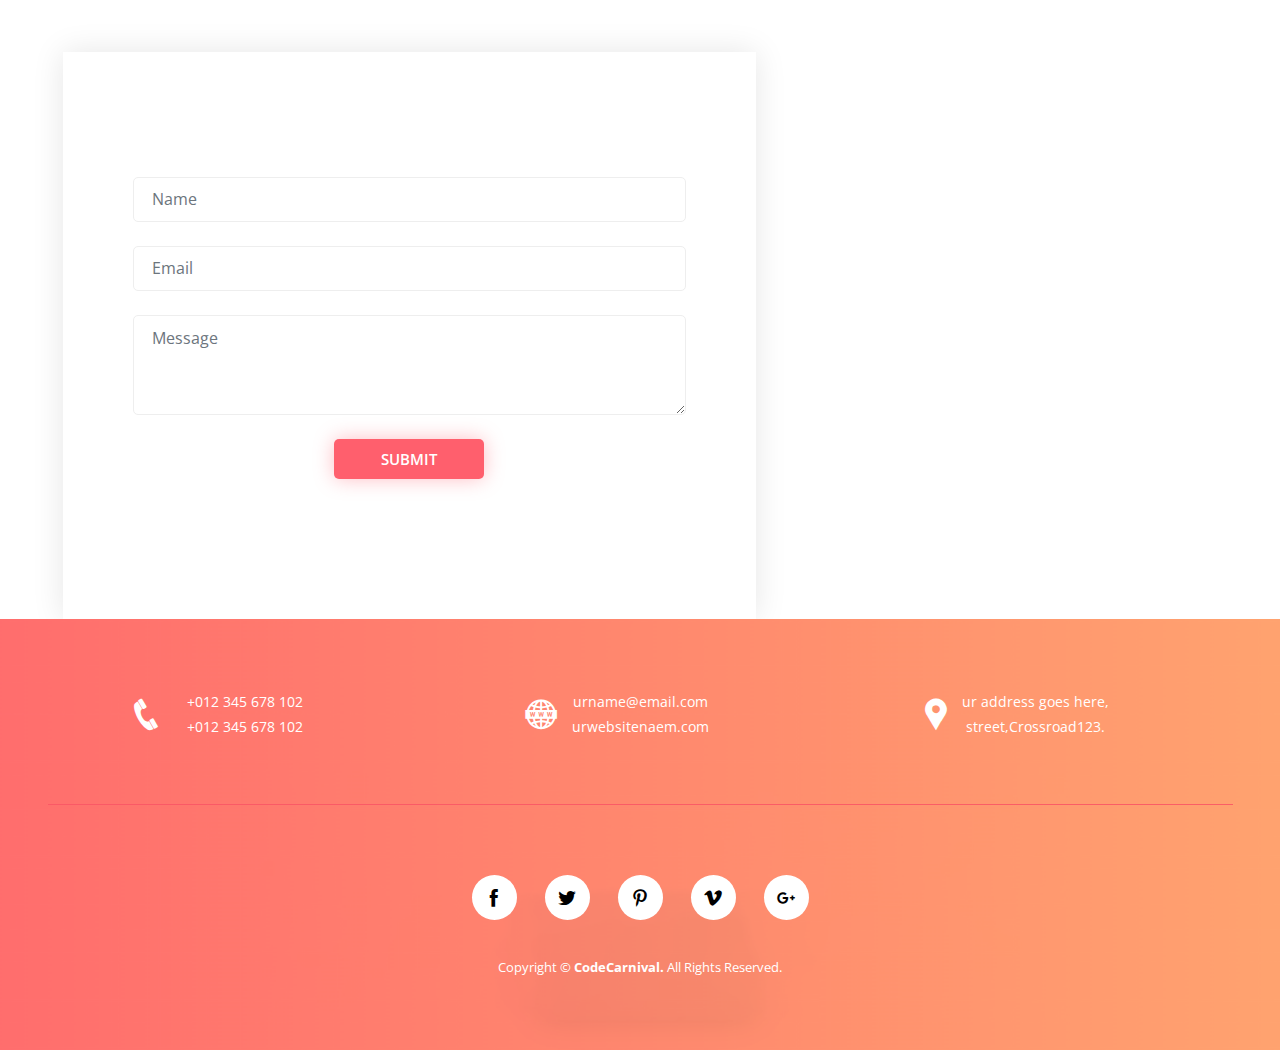
<file: animate-text-video-bg.html>
<!doctype html>
<html class="no-js" lang="zxx">

<head>
	<meta charset="utf-8">
	<meta http-equiv="x-ua-compatible" content="ie=edge">
	<title>Moto - App Landing Page</title>
	<meta name="description" content="">
	<meta name="viewport" content="width=device-width, initial-scale=1">

	<link rel="shortcut icon" type="image/x-icon" href="img/icon/favicon.png">
	<!-- Place favicon.ico in the root directory -->

	<!-- all css here -->
	<link rel="stylesheet" href="css/bootstrap.min.css">
	<link rel="stylesheet" href="css/font-awesome.min.css">
	<link rel="stylesheet" href="css/icofont.css">
	<link rel="stylesheet" href="css/meanmenu.min.css">
	<link rel="stylesheet" href="css/slick.css">
	<link rel="stylesheet" href="css/owl.carousel.css">
	<link rel="stylesheet" href="css/magnific-popup.css">
	<link rel="stylesheet" href="css/animated-headlines.css">
	<link rel="stylesheet" href="css/shortcode/shortcodes.css">
	<link rel="stylesheet" href="style.css">
	<link rel="stylesheet" href="css/responsive.css">
	<script src="js/vendor/modernizr-3.11.2.min.js"></script>
</head>

<body data-bs-spy="scroll" data-bs-target="#navigation" data-bs-offset="0" tabindex="0">
	<!--[if lt IE 8]>
            <p class="browserupgrade">You are using an <strong>outdated</strong> browser. Please <a href="http://browsehappy.com/">upgrade your browser</a> to improve your experience.</p>
        <![endif]-->

	<!-- header area start -->
	<header>
		<nav id="header-top" class="navbar navbar-expand-md">
			<div class="container">
				<div class="navbar-header">
					<button type="button" class="navbar-toggler" type="button" data-bs-toggle="collapse"
						data-bs-target="#navigation" aria-controls="navigation" aria-expanded="false"
						aria-label="Toggle navigation">
						<span class="icon-bar"></span>
						<span class="icon-bar"></span>
						<span class="icon-bar"></span>
					</button>
					<a class="navbar-brand" href="#"><img src="img/icon/logo.png" alt="logo" class="img-responsive"></a>
				</div>
				<div class="collapse navbar-collapse" id="navigation">
					<ul class="nav nav-pills navbar-nav navbar-right">
						<li class="nav-item"><a class="nav-link active" aria-current="page" href="#slider-area">Home</a>
						</li>
						<li class="nav-item"><a class="nav-link" href="#about">About</a></li>
						<li class="nav-item"><a class="nav-link" href="#features">Features</a></li>
						<li class="nav-item"><a class="nav-link" href="#pricing">Pricing</a></li>
						<li class="nav-item"><a class="nav-link" href="#client">Client</a></li>
						<li class="nav-item"><a class="nav-link" href="#team">Team</a></li>
						<li class="nav-item"><a class="nav-link" href="#contact">Contact</a></li>
						<li class="nav-item"><a class="nav-link download-btn" href="#contact-area">Download</a></li>
					</ul>
				</div>
			</div>
		</nav>
	</header>
	<!-- header area end -->
	<!-- hero area start -->
	<div id="bgndVideo" class="video-bg slider-wrapper player"
		data-property="{videoURL:'https://www.youtube.com/watch?v=Vdb9IndsSXk&index=8&list=PLivjPDlt6ApTD6p2dgWr44nFi-J8xbIGe',containment:'self',autoPlay:true, mute:true, startAt:0, opacity:1}">
		<div class="slider">
			<div class="container">
				<div class="row">
					<div class="col-12 text-center">
						<div class="hero-text">
							<h1 class="title2 cd-headline clip is-full-width">FOR YOUR BUSINESS <br>
								<span class="cd-words-wrapper">
									<b class="is-visible"> SOLUTION</b>
									<b>QUICK FIX</b>
								</span>
							</h1>
							<p class="he-p">Nulla aliquet, erat a egestas lacinia, leo libero dapibus nisl, quis
								pulvinar dolor justo id turpis. Nulla odio orci.</p>
							<a href="#" class="hero-btn">Download</a>
						</div>
					</div>
				</div>
			</div>
		</div>
	</div>
	<!--  hero area end -->
	<!-- service area start -->
	<section class="service-area gray-bg">
		<div class="container">
			<div class="row">
				<div class="col-lg-4 col-md-6">
					<div class="single-service">
						<div class="service-icon">
							<img src="img/icon/service-icon-1.png" alt="">
						</div>
						<div class="service-content">
							<h2>Easy To Customize</h2>
							<p>Lorem Ipsum is slechts een preksts uit het drukkerij- en zetterija Lorem Ipsum is de
								stan.</p>
						</div>
					</div>
				</div>
				<div class="col-lg-4 col-md-6">
					<div class="single-service">
						<div class="service-icon">
							<img src="img/icon/service-icon-2.png" alt="">
						</div>
						<div class="service-content">
							<h2>Awesome Design</h2>
							<p>Lorem Ipsum is slechts een preksts uit het drukkerij- en zetterija Lorem Ipsum is de
								stan.</p>
						</div>
					</div>
				</div>
				<div class="col-lg-4 col-md-6">
					<div class="single-service">
						<div class="service-icon">
							<img src="img/icon/service-icon-3.png" alt="">
						</div>
						<div class="service-content">
							<h2>Easy To Use</h2>
							<p>Lorem Ipsum is slechts een preksts uit het drukkerij- en zetterija Lorem Ipsum is de
								stan.</p>
						</div>
					</div>
				</div>
			</div>
		</div>
	</section>
	<!-- service area start -->
	<!-- About area start -->
	<section id="about" class="about-area pt-130">
		<div class="container">
			<div class="row">
				<div class="col-md-6">
					<div class="about-content">
						<h2>About Moto App</h2>
						<p>Lorem Ipsum is slechts een proeftekst uit het drukkerij- en zetterijwezeny. LorIpsum is de
							standaard proeftekst in deze bedrijfstak sinds de 16eeeue, toen een okende drukker een
							zethaak met letters nam en ze husselde om een font-catalogmaken. Het heeft niet alleen vijf
							eeuwen</p>
						<p>overleefd maar is ook, vrijwel onveranderd, overgenomen in elektronische zetting. Het is in
							de jaren '60 populair geworden met de introductie vanlad Letraset velle met Lorem Ipsum
							passages.</p>
						<a class="hero-btn video-popup" href="https://www.youtube.com/watch?v=fkoEj95puX0"><i
								class="icofont icofont-play-alt-2"></i> Watch Our Video</a>
					</div>
				</div>
				<div class="col-md-6">
					<div class="about-img">
						<img src="img/other/about.png" alt="" />
					</div>
				</div>
			</div>
		</div>
	</section>
	<!-- About area End -->
	<!-- Feature area start -->
	<section id="features" class="feature-area gray-bg pt-128 pb-70">
		<div class="container">
			<div class="row">
				<div class="col-12">
					<div class="section-heading pb-55 text-center">
						<h2>Best Features</h2>
						<p>Lorem Ipsum is slechts een proeftekst uit het drukkerij- en zetterijwezen. Lorem Ipsum is de
							standaard proeftekst in deze bedrijfstak sinds.</p>
					</div>
				</div>
			</div>
			<div class="row">
				<div class="col-lg-4 col-md-6">
					<div class="awesome-feature text-center">
						<div class="awesome-feature-icon">
							<span><i class="icofont icofont-alarm"></i></span>
						</div>
						<div class="awesome-feature-details">
							<h5>Notification Viewing</h5>
							<p>Lorem Ipsum is slechts een proeftekst uit het drukkerij- en zetterijwezen. Lorem stand
							</p>
						</div>
					</div>
				</div>
				<div class="col-lg-4 col-md-6">
					<div class="awesome-feature text-center">
						<div class="awesome-feature-icon">
							<span><i class="icofont icofont-light-bulb"></i></span>
						</div>
						<div class="awesome-feature-details">
							<h5>Creative Design</h5>
							<p>Lorem Ipsum is slechts een proeftekst uit het drukkerij- en zetterijwezen. Lorem stand
							</p>
						</div>
					</div>
				</div>
				<div class="col-lg-4 col-md-6">
					<div class="awesome-feature text-center">
						<div class="awesome-feature-icon">
							<span><i class="icofont icofont-code"></i></span>
						</div>
						<div class="awesome-feature-details">
							<h5>Clean Code</h5>
							<p>Lorem Ipsum is slechts een proeftekst uit het drukkerij- en zetterijwezen. Lorem stand
							</p>
						</div>
					</div>
				</div>
			</div>
			<div class="row">
				<div class="col-lg-4 col-md-6">
					<div class="awesome-feature text-center">
						<div class="awesome-feature-icon">
							<span><i class="icofont icofont-ui-video-chat"></i></span>
						</div>
						<div class="awesome-feature-details">
							<h5>Full Free Video Call</h5>
							<p>Lorem Ipsum is slechts een proeftekst uit het drukkerij- en zetterijwezen. Lorem stand
							</p>
						</div>
					</div>
				</div>
				<div class="col-lg-4 col-md-6">
					<div class="awesome-feature text-center">
						<div class="awesome-feature-icon">
							<span><i class="icofont icofont-ui-head-phone"></i></span>
						</div>
						<div class="awesome-feature-details">
							<h5>Great Support</h5>
							<p>Lorem Ipsum is slechts een proeftekst uit het drukkerij- en zetterijwezen. Lorem stand
							</p>
						</div>
					</div>
				</div>
				<div class="col-lg-4 col-md-6">
					<div class="awesome-feature text-center">
						<div class="awesome-feature-icon">
							<span><i class="icofont icofont-heart"></i></span>
						</div>
						<div class="awesome-feature-details">
							<h5>Unlimited Features</h5>
							<p>Lorem Ipsum is slechts een proeftekst uit het drukkerij- en zetterijwezen. Lorem stand
							</p>
						</div>
					</div>
				</div>
			</div>
		</div>
	</section>
	<!-- Feature feature area end -->
	<!-- How it work start -->
	<section class="how-work-area pt-130 pb-125 bg-1">
		<div class="container">
			<div class="row">
				<div class="col-lg-6">
					<div class="how-work-right text-center">
						<img src="img/other/work.png" alt="" />
					</div>
				</div>
				<div class="col-lg-6">
					<div class="how-work-left mt-90">
						<h2>How It Work?</h2>
						<div class="how-work-tab mt-55">
							<ul class="nav">
								<li><a class="active" data-bs-toggle="tab" href="#home">1. Download</a></li>
								<li><a data-bs-toggle="tab" href="#menu1">2. Install</a></li>
								<li><a data-bs-toggle="tab" href="#menu2">3. Run</a></li>
							</ul>
							<div class="tab-content">
								<div id="home" class="mt-45 tab-pane fade show active">
									<p>Lorem Ipsum is slechts een proeftekst uit het drukkerij- en bnzetterijwezen.
										Lorem Ipsum is de standaard proeftekst in deze bedrijfstak sinds de 16esss eeuw,
										toen een onbekende drukker een zethaak met letters nam en ze husselde om een
										font-catalogus te maken. </p>
									<p>overleefd maar is ook, vrijwel onveranderd, overgenomen in elektronischess
										letterzetting. Het is in de jaren '60 populair geworden met de introductie van
										Letraset vellen Lorem Ipsum passages.</p>
								</div>
								<div id="menu1" class="mt-45 tab-pane fade">
									<p>Lorem Ipsum is slechts een proeftekst uit het drukkerij- en bnzetterijwezen.
										Lorem Ipsum is de standaard proeftekst in deze bedrijfstak sinds de 16esss eeuw,
										toen een onbekende drukker een zethaak met letters nam en ze husselde om een
										font-catalogus te maken. </p>
									<p>overleefd maar is ook, vrijwel onveranderd, overgenomen in elektronischess
										letterzetting. Het is in de jaren '60 populair geworden met de introductie van
										Letraset vellen Lorem Ipsum passages.</p>
								</div>
								<div id="menu2" class="mt-45 tab-pane fade">
									<p>Lorem Ipsum is slechts een proeftekst uit het drukkerij- en bnzetterijwezen.
										Lorem Ipsum is de standaard proeftekst in deze bedrijfstak sinds de 16esss eeuw,
										toen een onbekende drukker een zethaak met letters nam en ze husselde om een
										font-catalogus te maken. </p>
									<p>overleefd maar is ook, vrijwel onveranderd, overgenomen in elektronischess
										letterzetting. Het is in de jaren '60 populair geworden met de introductie van
										Letraset vellen Lorem Ipsum passages.</p>
								</div>
							</div>
						</div>
					</div>
				</div>
			</div>
		</div>
	</section>
	<!-- How it work End -->
	<!-- fun fact area start -->
	<section class="funfact-area bg-2 pt-125 pb-130">
		<div class="container">
			<div class="row">
				<div class="col-md-3">
					<div class="single-fact text-center">
						<h2 class="counter">200</h2>
						<h5>Downloads</h5>
					</div>
				</div>
				<div class="col-md-3">
					<div class="single-fact text-center">
						<h2 class="counter">1000</h2>
						<h5>Active Installs</h5>
					</div>
				</div>
				<div class="col-md-3">
					<div class="single-fact text-center">
						<h2 class="counter">80</h2>
						<h5>Happy Clients</h5>
					</div>
				</div>
				<div class="col-md-3">
					<div class="single-fact text-center">
						<h2 class="counter">100</h2>
						<h5>Total App Rat</h5>
					</div>
				</div>
			</div>
		</div>
	</section>
	<!-- fun fact area end -->
	<!-- app screenshot area start -->
	<section class="screenshot-area pt-130 pb-130">
		<div class="container">
			<div class="row">
				<div class="col-12">
					<div class="section-heading pb-55 text-center">
						<h2>App Screenshots</h2>
						<p>Lorem Ipsum is slechts een proeftekst uit het drukkerij- en zetterijwezen. Lorem Ipsum is de
							standaard proeftekst in deze bedrijfstak sinds.</p>
					</div>
				</div>
			</div>
			<div class="row">
				<div class="col-12">
					<div class="screenshot-slider">
						<div class="single-screenshot">
							<div class="image">
								<img src="img/screenshot/1.png" alt="">
							</div>
						</div>
						<div class="single-screenshot">
							<div class="image">
								<img src="img/screenshot/2.png" alt="">
							</div>
						</div>
						<div class="single-screenshot">
							<div class="image">
								<img src="img/screenshot/3.png" alt="">
							</div>
						</div>
						<div class="single-screenshot">
							<div class="image">
								<img src="img/screenshot/4.png" alt="">
							</div>
						</div>
						<div class="single-screenshot">
							<div class="image">
								<img src="img/screenshot/5.png" alt="">
							</div>
						</div>
					</div>
				</div>
			</div>
		</div>
	</section>
	<!-- app screenshot area end -->
	<!-- Download Area Start -->
	<section class="download-area bg-3 ptb-130">
		<div class="container">
			<div class="row">
				<div class="col-12">
					<div class="section-heading text-center pb-45">
						<h2>Download Now Available</h2>
						<p>Lorem Ipsum is slechts een proeftekst uit het drukkerij- en zetterijwezen. Lorem Ipsum is de
							standaard proeftekst in deze bedrijfstak sinds.</p>
					</div>
				</div>
			</div>
			<div class="row">
				<div class="col-12">
					<div class="download-option-btn text-center">
						<ul>
							<li>
								<a href="#"><i class="icofont icofont-brand-apple"></i> App Store</a>
								<a class="active" href="#"><i class="icofont icofont-brand-windows"></i> Windows
									store</a>
								<a href="#"><i class="icofont icofont-brand-android-robot"></i> Android</a>
							</li>
						</ul>
					</div>
				</div>
			</div>
		</div>
	</section>
	<!-- Download Area End -->
	<!-- Pricing Plan Area Start -->
	<section id="pricing" class="pricing-area pt-130 pb-100">
		<div class="container">
			<div class="row">
				<div class="col-12">
					<div class="section-heading pb-55 text-center">
						<h2>Pricing Plan</h2>
						<p>Lorem Ipsum is slechts een proeftekst uit het drukkerij- en zetterijwezen. Lorem Ipsum is de
							standaard proeftekst in deze bedrijfstak sinds.</p>
					</div>
				</div>
			</div>
			<div class="row">
				<div class="col-lg-4 col-md-6">
					<div class="pricing-single white-bg text-center mb-30">
						<div class="price-titel uppercase">
							<h4>BASIC</h4>
						</div>
						<div class="pricing-price">
							<span>40</span>
						</div>
						<div class="price-decs">
							<ul>
								<li>Five Website</li>
								<li>Five User</li>
								<li>100 GB Bandwidth</li>
								<li>2 GB Storage</li>
							</ul>
						</div>
						<div class="ordr-btn uppercase">
							<a href="#">Purchase Now</a>
						</div>
					</div>
				</div>
				<div class="col-lg-4 col-md-6">
					<div class="pricing-single active white-bg text-center mb-30">
						<div class="price-titel uppercase">
							<h4>STANDERD</h4>
						</div>
						<div class="pricing-price">
							<span>50</span>
						</div>
						<div class="price-decs">
							<ul>
								<li>20 Website</li>
								<li>20 User</li>
								<li>200 GB Bandwidth</li>
								<li>20 GB Storage</li>
							</ul>
						</div>
						<div class="ordr-btn uppercase">
							<a href="#">Purchase Now</a>
						</div>
					</div>
				</div>
				<div class="col-lg-4 col-md-6">
					<div class="pricing-single white-bg text-center mb-30">
						<div class="price-titel uppercase">
							<h4>UNLIMITED</h4>
						</div>
						<div class="pricing-price">
							<span>60</span>
						</div>
						<div class="price-decs">
							<ul>
								<li>Unlimited Website</li>
								<li>Unlimited User</li>
								<li>Unlimited Bandwidth</li>
								<li>Unlimited Storage</li>
							</ul>
						</div>
						<div class="ordr-btn uppercase">
							<a href="#">Purchase Now</a>
						</div>
					</div>
				</div>
			</div>
		</div>
	</section>
	<!-- Pricing Plan Area End -->
	<!-- Testimonial Area Start -->
	<section id="client" class="testimonial-area pt-120 pb-130 bg-4">
		<div class="container">
			<div class="row">
				<div class="testimonial-active owl-carousel">
					<div class="col-12">
						<div class="testimonial-desc text-center">
							<p>Mauris pharetra eget turpis at gravida. Praesent diam neque, varius at mi eget, molestie
								scelerisque eros. Quisque eget nunc et ligula interdum finibus. Nullam id tincidunt
								metus, </p>
							<h4>Sathi Bhuiyan</h4>
						</div>
					</div>
					<div class="col-12">
						<div class="testimonial-desc text-center">
							<p>Mauris pharetra eget turpis at gravida. Praesent diam neque, varius at mi eget, molestie
								scelerisque eros. Quisque eget nunc et ligula interdum finibus. Nullam id tincidunt
								metus, </p>
							<h4>Al Mamun</h4>
						</div>
					</div>
					<div class="col-12">
						<div class="testimonial-desc text-center">
							<p>Mauris pharetra eget turpis at gravida. Praesent diam neque, varius at mi eget, molestie
								scelerisque eros. Quisque eget nunc et ligula interdum finibus. Nullam id tincidunt
								metus, </p>
							<h4>Salim Rana</h4>
						</div>
					</div>
				</div>
			</div>
		</div>
	</section>
	<!-- Testimonial Area End -->
	<!-- Team Area Start -->
	<section id="team" class="team-area ptb-130">
		<div class="container">
			<div class="row">
				<div class="col-12">
					<div class="section-heading pb-55 text-center">
						<h2>Lovely Team Member</h2>
						<p>Lorem Ipsum is slechts een proeftekst uit het drukkerij- en zetterijwezen. Lorem Ipsum is de
							standaard proeftekst in deze bedrijfstak sinds.</p>
					</div>
				</div>
			</div>
			<div class="row">
				<div class="col-lg-3 col-md-6">
					<div class="team-single">
						<img src="img/team/1.png" alt="" />
						<div class="team-overlay text-center">
							<h5>Sathi Bhuiyan</h5>
							<h6>Lovely Designer</h6>
						</div>
					</div>
				</div>
				<div class="col-lg-3 col-md-6">
					<div class="team-single">
						<img src="img/team/2.png" alt="" />
						<div class="team-overlay text-center">
							<h5>Kausar Al Mamun</h5>
							<h6>Lovely Designer</h6>
						</div>
					</div>
				</div>
				<div class="col-lg-3 col-md-6">
					<div class="team-single">
						<img src="img/team/3.png" alt="" />
						<div class="team-overlay text-center">
							<h5>Nirob Khan</h5>
							<h6>Lovely Designer</h6>
						</div>
					</div>
				</div>
				<div class="col-lg-3 col-md-6">
					<div class="team-single">
						<img src="img/team/4.png" alt="" />
						<div class="team-overlay text-center">
							<h5>Salim Rana</h5>
							<h6>Lovely Designer</h6>
						</div>
					</div>
				</div>
			</div>
		</div>
	</section>
	<!-- Team Area End -->
	<!-- Subcribe Area Start -->
	<section class="subcribe-area pt-130 pb-115 bg-6">
		<div class="container">
			<div class="row">
				<div class="col-12">
					<div class="section-heading pb-35 text-center">
						<h2>Subscribe a free update</h2>
						<p>Lorem Ipsum is slechts een proeftekst uit het drukkerij- en zetterijwezen. Lorem Ipsum is de
							standaard proeftekst in deze bedrijfstak sinds.</p>
					</div>
				</div>
			</div>
			<div class="row">
				<div class="col-12">
					<div class="subcribe-form text-center">
						<form id="mc-form">
							<input autocomplete="off" placeholder="Enter Your Email" type="text">
							<button type="submit">Subscribe</button>
							<!-- mailchimp-alerts Start -->
							<div class="mailchimp-alerts text-centre">
								<div class="mailchimp-submitting"></div>
								<div class="mailchimp-success"></div>
								<div class="mailchimp-error"></div>
							</div>
							<!-- mailchimp-alerts end -->
						</form>
					</div>
				</div>
			</div>
		</div>
	</section>
	<!-- Subcribe Area End -->
	<!-- Contact Area Start -->
	<div id="contact" class="contact-area pt-130">
		<div class="container">
			<div class="row">
				<div class="col-12">
					<div class="contact-wrap">
						<!-- Contact Form -->
						<form id="contact-form" class="form contact-form"
							action="https://whizthemes.com/mail-php/other/mail.php">
							<div class="row">
								<div class="form-group col-12">
									<input type="text" name="con_name" class="form-control" id="first-name"
										placeholder="Name" required="required">
								</div>
								<div class="form-group col-12 mt-4">
									<input type="email" name="con_email" class="form-control" id="email"
										placeholder="Email" required="required">
								</div>
								<div class="form-group description col-12 mbnone mt-4">
									<textarea rows="3" name="con_message" class="form-control" id="description"
										placeholder="Message" required="required"></textarea>
								</div>
								<div class="col-12 mt-4">
									<div class="actions text-center">
										<button type="submit" name="submit" class="btn btn-lg btn-contact-bg"
											title="Submit Your Message!">submit</button>
										<p class="form-messege"></p>
									</div>
								</div>
							</div>
						</form>
						<!-- Contact Form -->
						<!-- Google Map -->
						<div class="google-map">
							<iframe class="contact-map-size"
								src="https://www.google.com/maps/embed?pb=!1m18!1m12!1m3!1d193595.15830869428!2d-74.119763973046!3d40.69766374874431!2m3!1f0!2f0!3f0!3m2!1i1024!2i768!4f13.1!3m3!1m2!1s0x89c24fa5d33f083b%3A0xc80b8f06e177fe62!2sNew%20York%2C%20NY%2C%20USA!5e0!3m2!1sen!2sbd!4v1613802584124!5m2!1sen!2sbd"
								allowfullscreen="" loading="lazy">
							</iframe>
						</div>
						<!-- Google Map -->
					</div>
				</div>
			</div>
		</div>
	</div>
	<!-- Contact Area End -->
	<!-- Copyright Area Start -->
	<div class="copyright-area bg-5 ptb-70">
		<div class="container">
			<!-- Contact address left -->
			<div class="conct-border row">
				<div class="col-md-4">
					<div class="single-address">
						<div class="media">
							<div class="media-left">
								<i class="icofont icofont-phone"></i>
							</div>
							<div class="media-body text-center">
								<p>+012 345 678 102 <br> +012 345 678 102</p>
							</div>
						</div>
					</div>
				</div>
				<div class="col-md-4">
					<div class="single-address">
						<div class="media">
							<div class="media-left">
								<i class="icofont icofont-web"></i>
							</div>
							<div class="media-body text-center">
								<p>urname@email.com <br> urwebsitenaem.com</p>
							</div>
						</div>
					</div>
				</div>
				<div class="col-md-4">
					<div class="single-address">
						<div class="media">
							<div class="media-left">
								<i class="icofont icofont-social-google-map"></i>
							</div>
							<div class="media-body text-center">
								<p>ur address goes here, <br> street,Crossroad123.</p>
							</div>
						</div>
					</div>
				</div>
			</div>
			<!-- Contact address left -->
			<!-- Copyright right -->
			<div class="row">
				<div class="col-12">
					<div class="copyright-area text-center">
						<!-- Copyright social -->
						<div class="contact-social text-center pt-70 pb-35">
							<ul>
								<li>
									<a href="#"><i class="icofont icofont-social-facebook"></i></a>
								</li>
								<li>
									<a href="#"><i class="icofont icofont-social-twitter"></i></a>
								</li>
								<li>
									<a href="#"><i class="icofont icofont-social-pinterest"></i></a>
								</li>
								<li>
									<a href="#"><i class="icofont icofont-social-vimeo"></i></a>
								</li>
								<li>
									<a href="#"><i class="icofont icofont-social-google-plus"></i></a>
								</li>
							</ul>
						</div>
						<!-- Copyright social -->
						<div class="copyright-text">
							<p>Copyright &copy; <a href="https://themeforest.net/user/codecarnival/portfolio">
									CodeCarnival. </a> All Rights Reserved.</p>
						</div>
						<!-- Copyright text -->
					</div>
				</div>
			</div>
			<!-- Copyright right -->
		</div>
	</div>
	<!-- Copyright Area End -->

	<!-- all js here -->
	<script src="js/vendor/jquery-3.6.0.min.js"></script>
	<script src="js/vendor/jquery-migrate-3.3.2.min.js"></script>
	<script src="js/bootstrap.bundle.min.js"></script>
	<script src="js/owl.carousel.min.js"></script>
	<script src="js/slick.min.js"></script>
	<script src="js/jquery.ajaxchimp.min.js"></script>
	<script src="js/plugins.js"></script>
	<script src="js/main.js"></script>
</body>

</html>
</file>
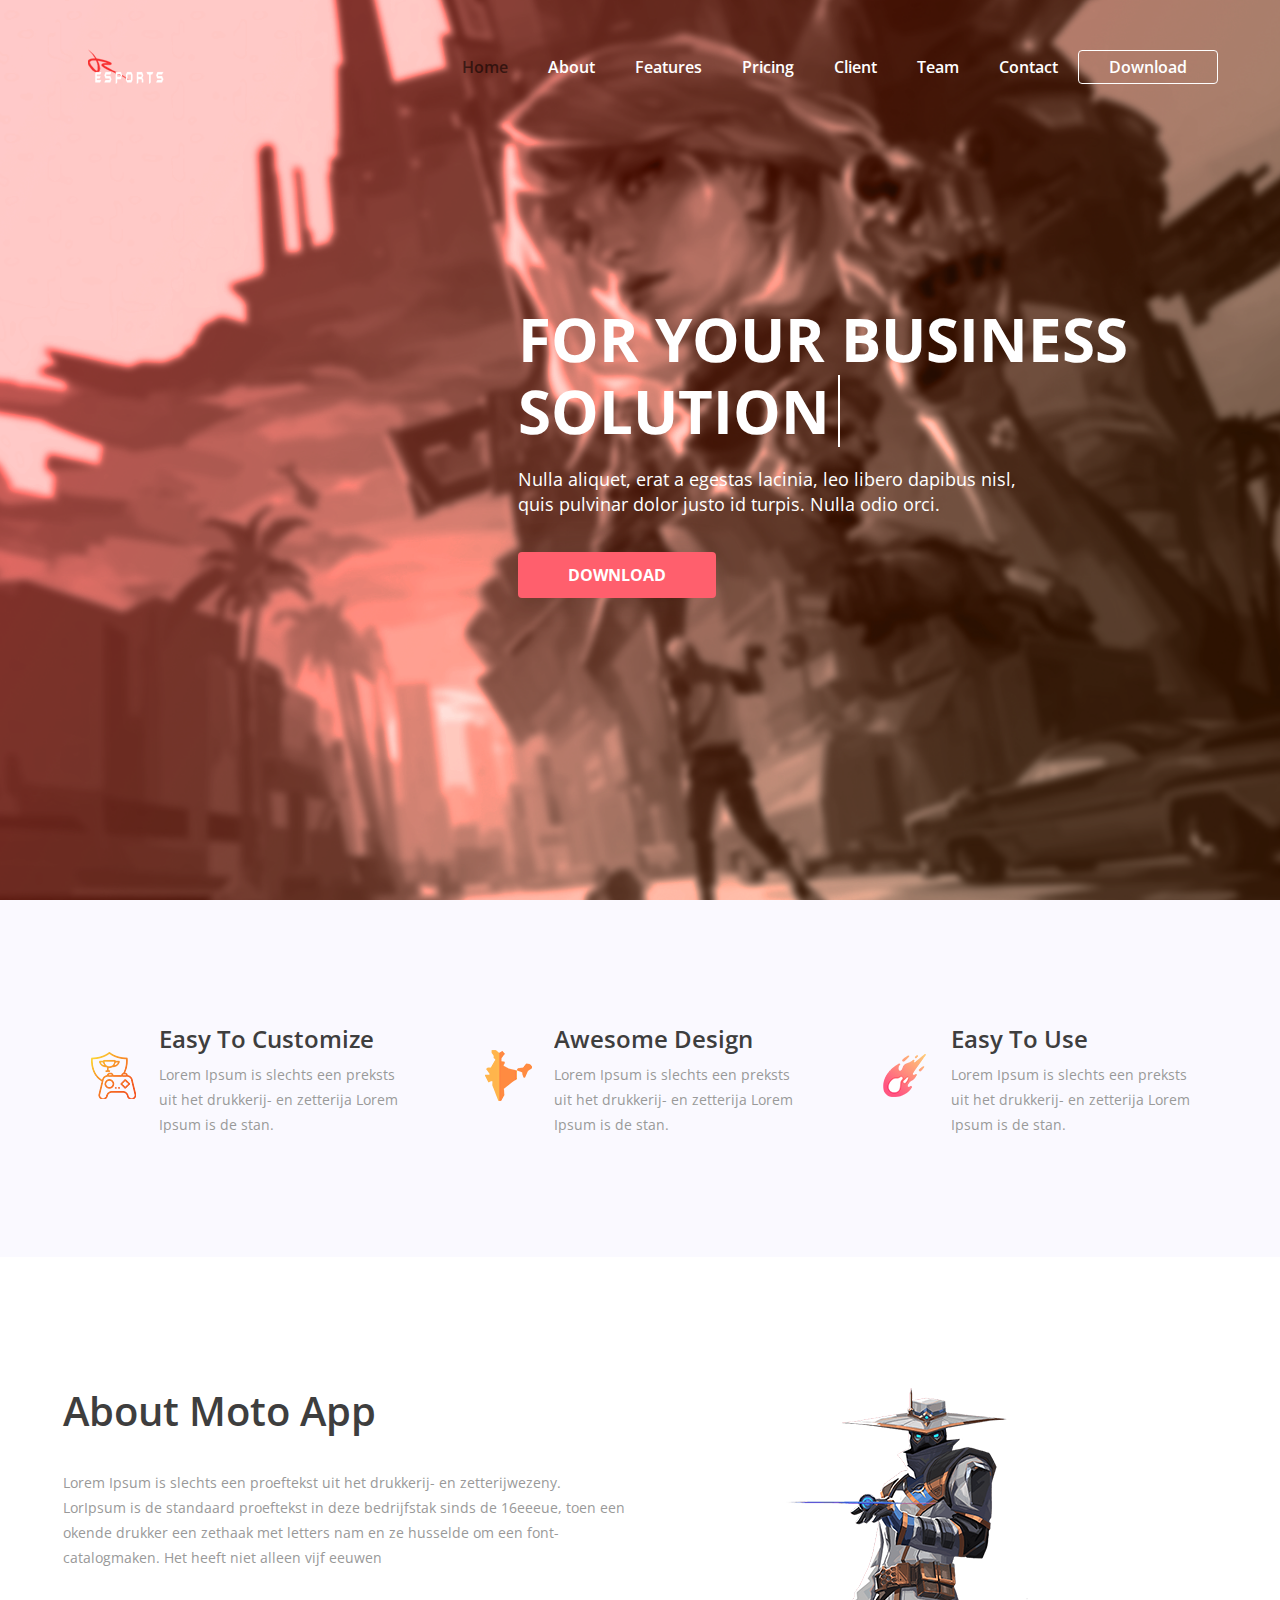
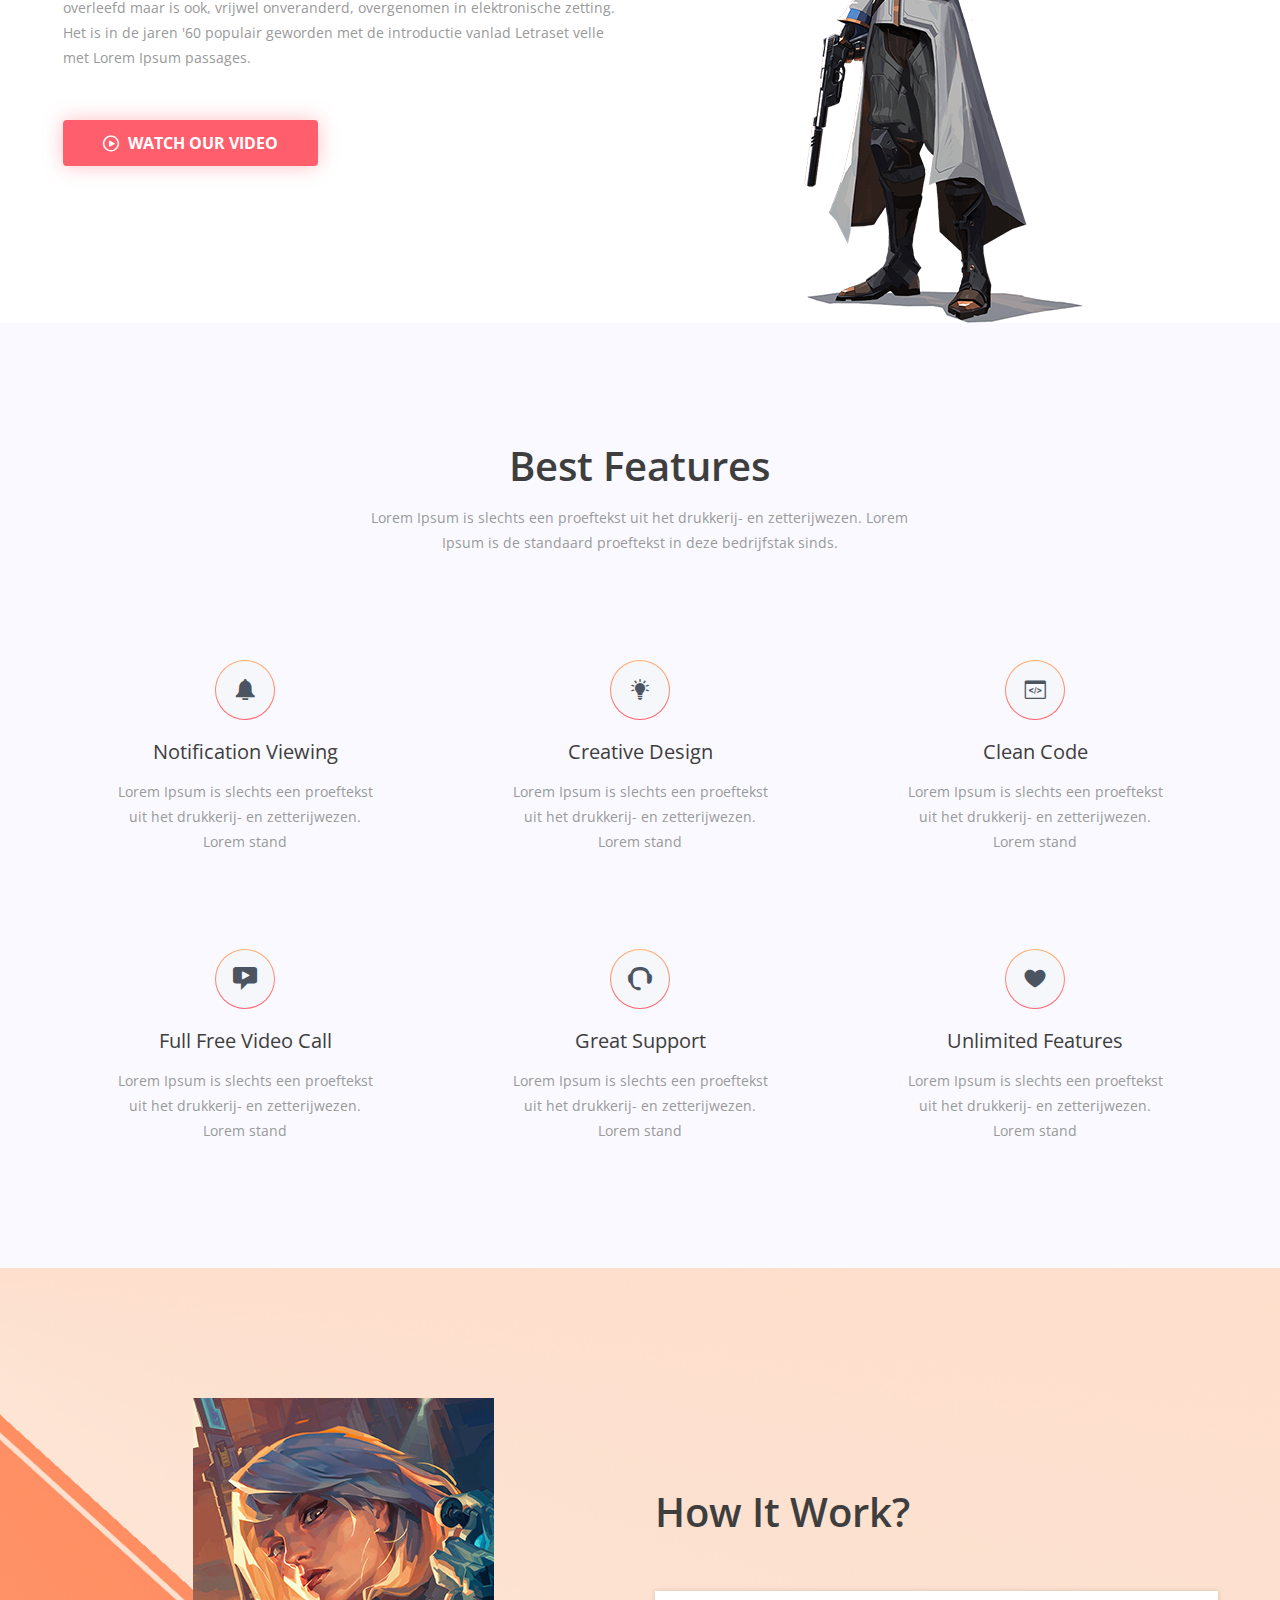
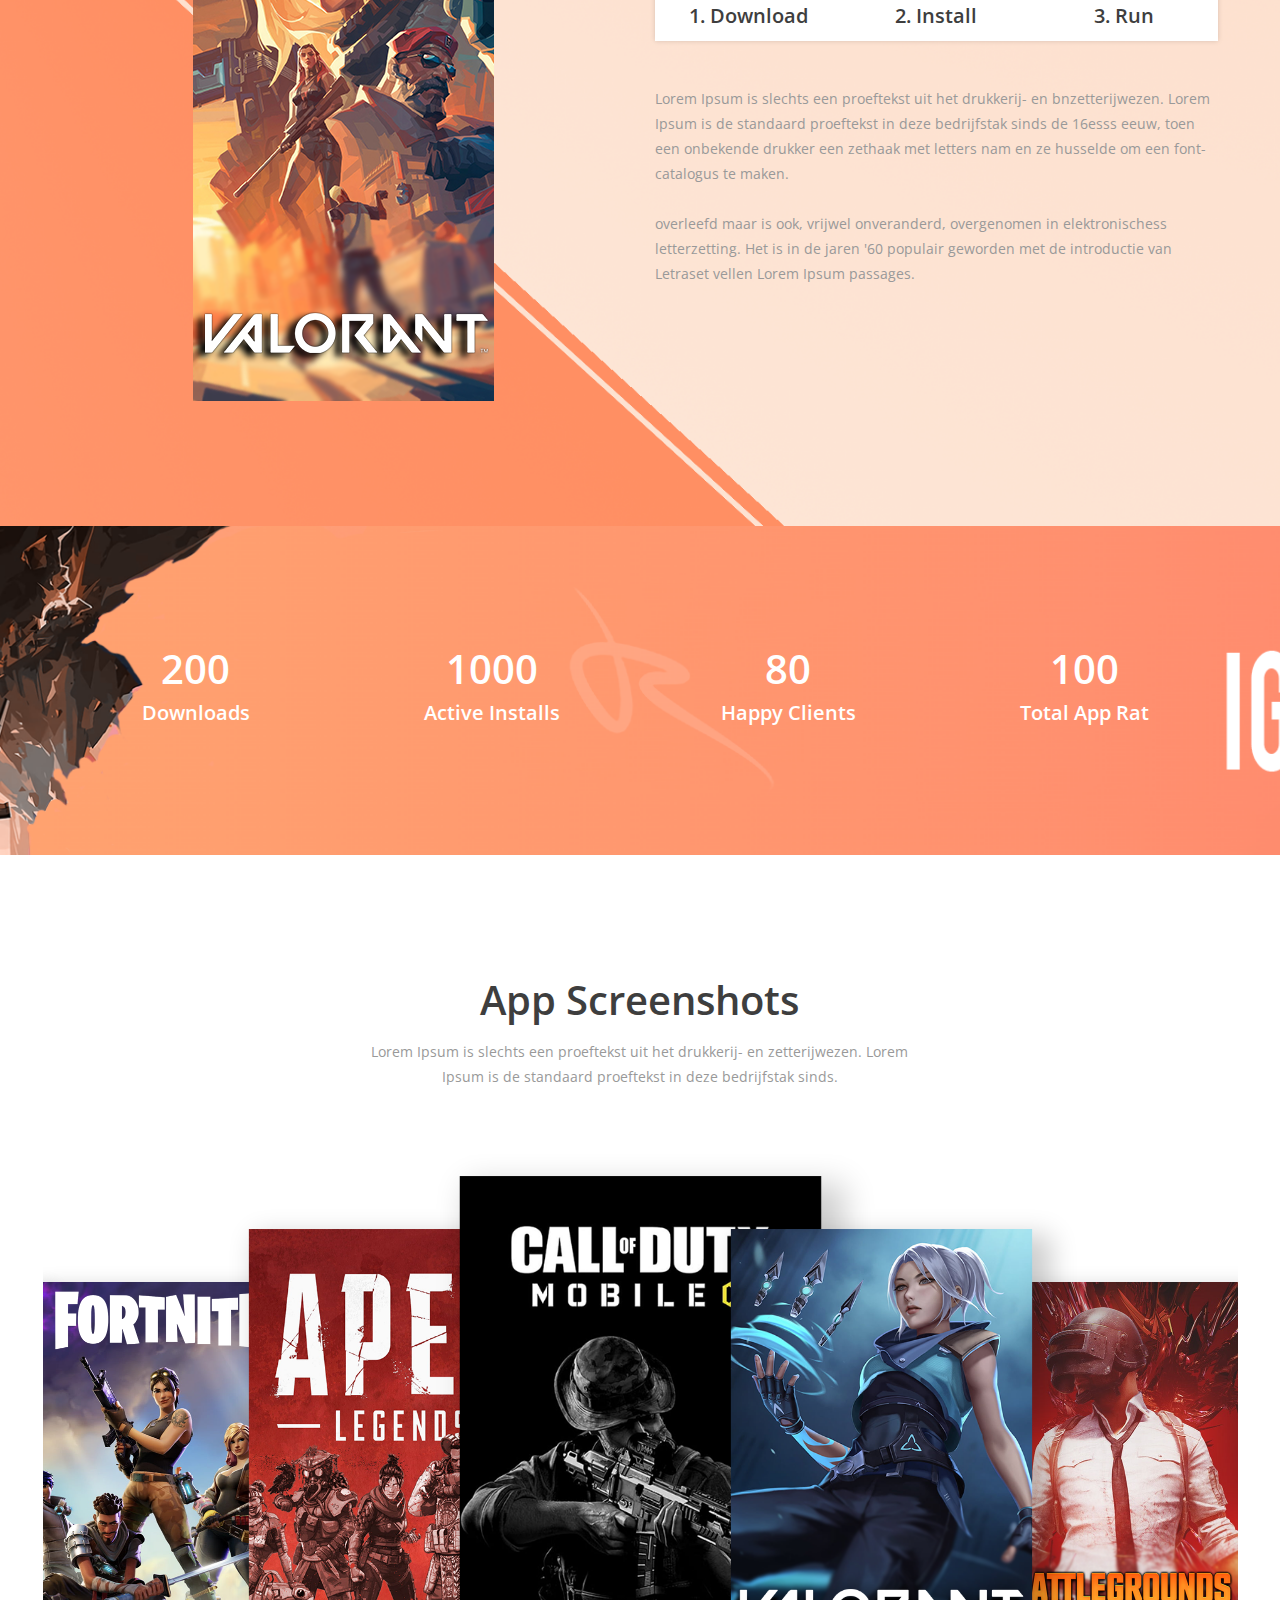
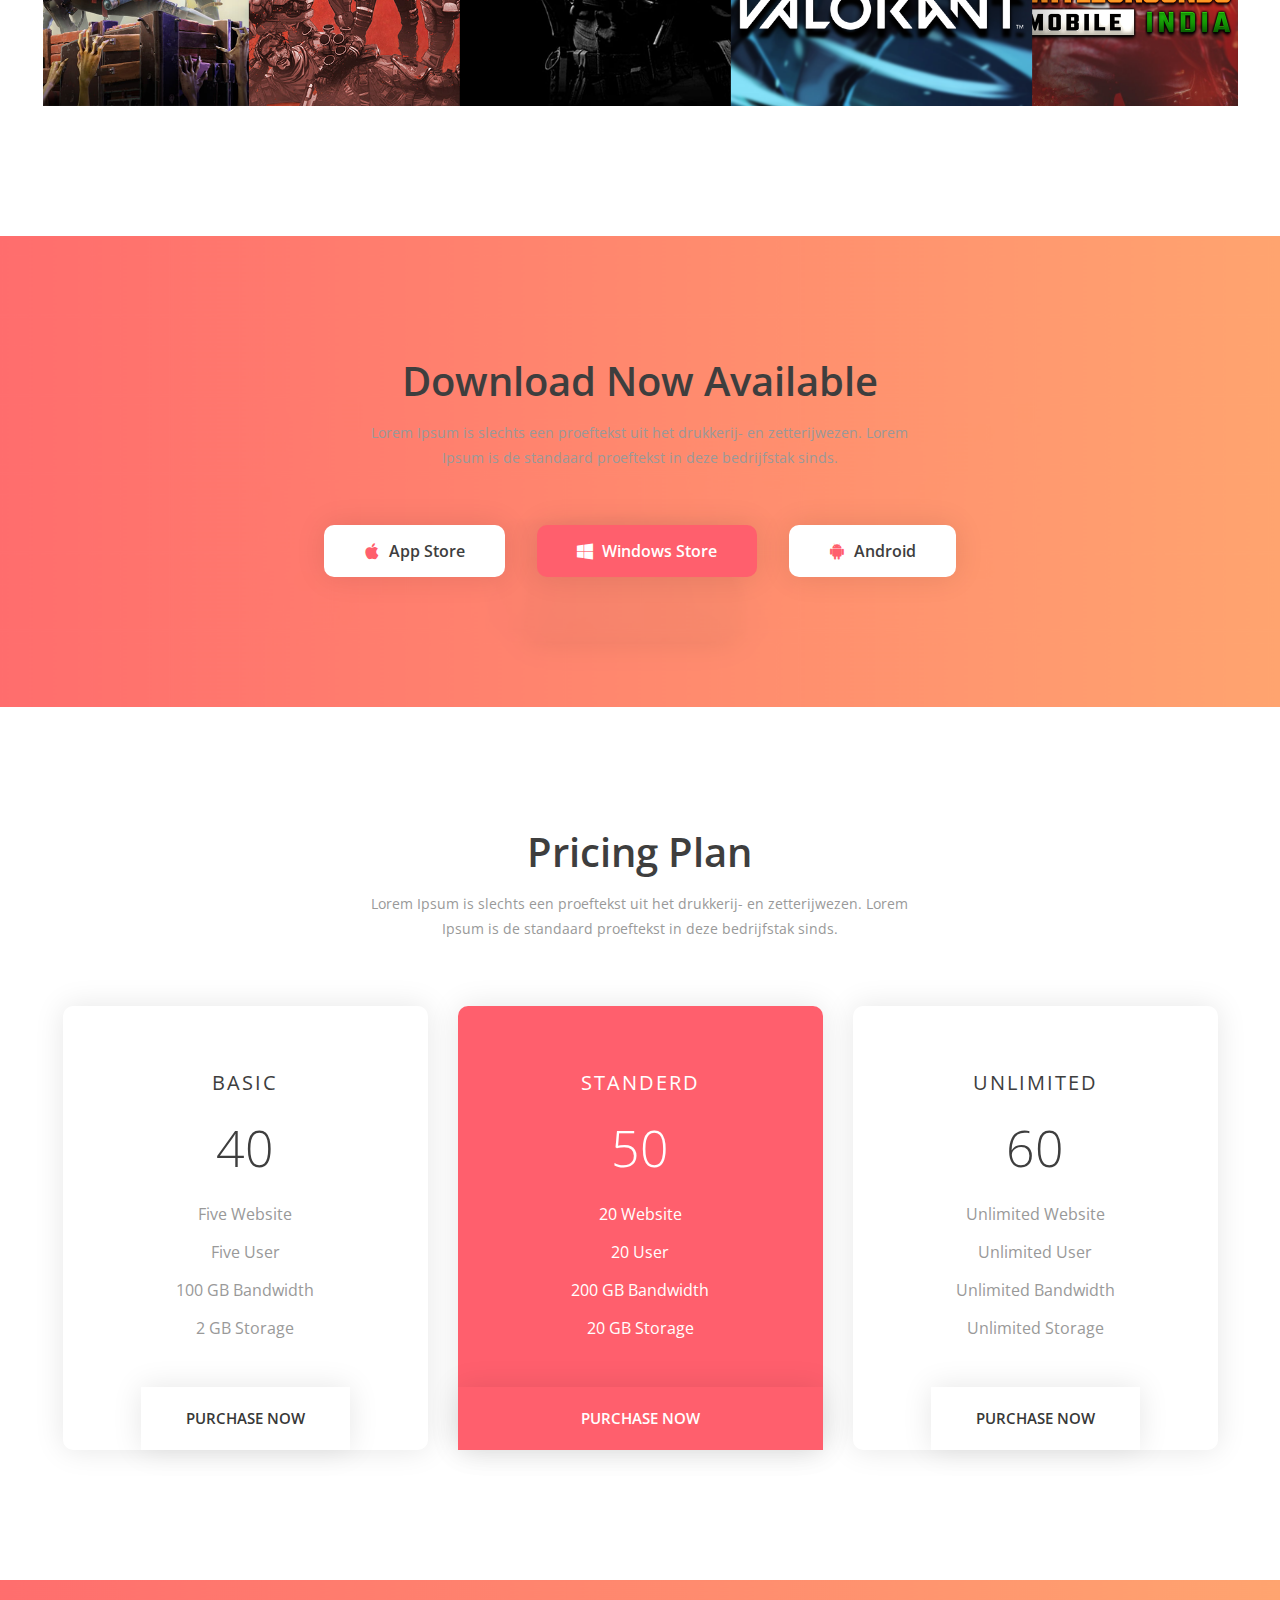
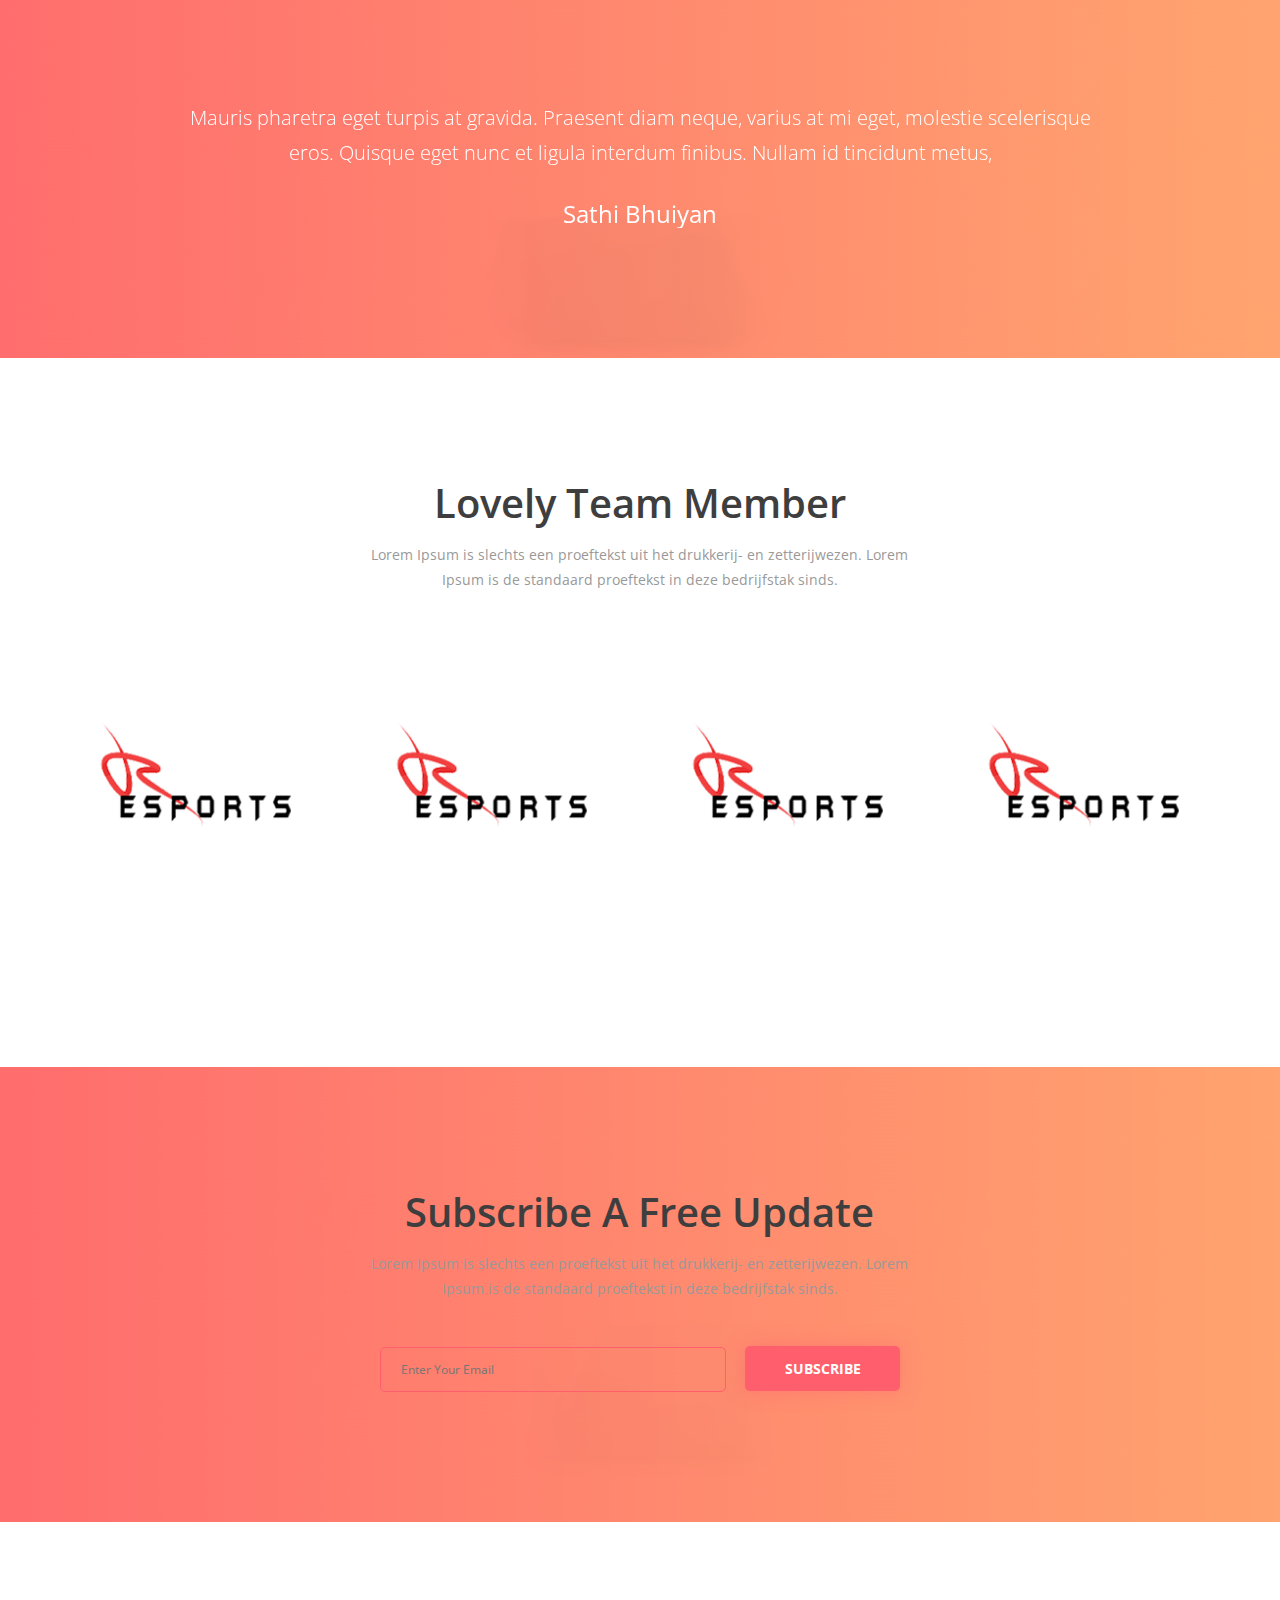
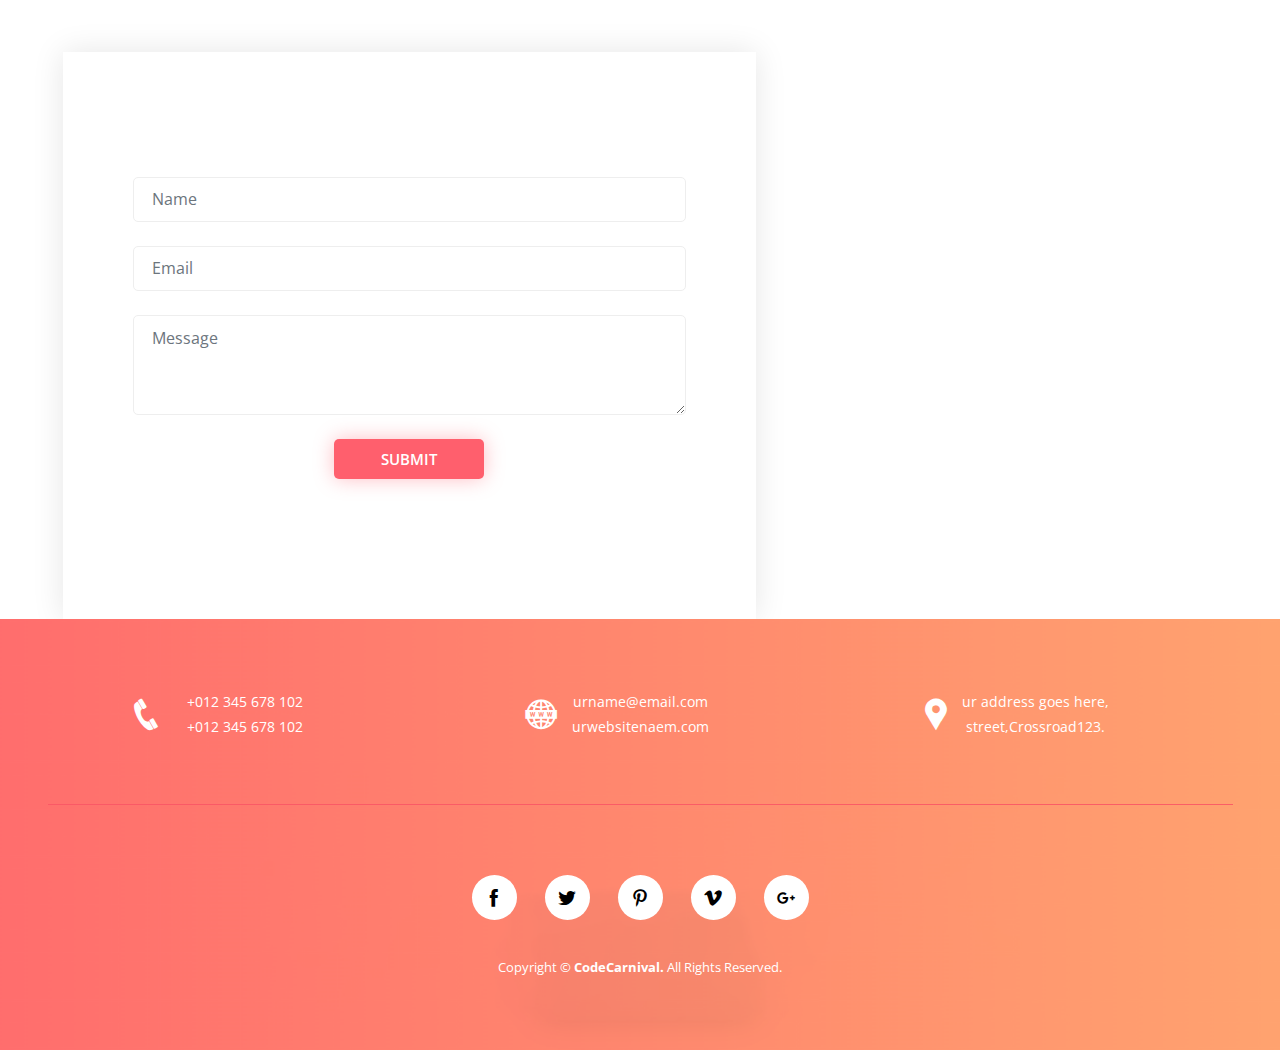
<file: animate-text.html>
<!doctype html>
<html class="no-js" lang="zxx">

<head>
	<meta charset="utf-8">
	<meta http-equiv="x-ua-compatible" content="ie=edge">
	<title>Moto - App Landing Page</title>
	<meta name="description" content="">
	<meta name="viewport" content="width=device-width, initial-scale=1">

	<link rel="shortcut icon" type="image/x-icon" href="img/icon/favicon.png">
	<!-- Place favicon.ico in the root directory -->

	<!-- all css here -->
	<link rel="stylesheet" href="css/bootstrap.min.css">
	<link rel="stylesheet" href="css/font-awesome.min.css">
	<link rel="stylesheet" href="css/icofont.css">
	<link rel="stylesheet" href="css/meanmenu.min.css">
	<link rel="stylesheet" href="css/slick.css">
	<link rel="stylesheet" href="css/owl.carousel.css">
	<link rel="stylesheet" href="css/magnific-popup.css">
	<link rel="stylesheet" href="css/animated-headlines.css">
	<link rel="stylesheet" href="css/shortcode/shortcodes.css">
	<link rel="stylesheet" href="style.css">
	<link rel="stylesheet" href="css/responsive.css">
	<script src="js/vendor/modernizr-3.11.2.min.js"></script>
</head>

<body data-bs-spy="scroll" data-bs-target="#navigation" data-bs-offset="0" tabindex="0">
	<!--[if lt IE 8]>
            <p class="browserupgrade">You are using an <strong>outdated</strong> browser. Please <a href="http://browsehappy.com/">upgrade your browser</a> to improve your experience.</p>
        <![endif]-->

	<!-- header area start -->
	<header>
		<nav id="header-top" class="navbar navbar-expand-md">
			<div class="container">
				<div class="navbar-header">
					<button type="button" class="navbar-toggler" type="button" data-bs-toggle="collapse"
						data-bs-target="#navigation" aria-controls="navigation" aria-expanded="false"
						aria-label="Toggle navigation">
						<span class="icon-bar"></span>
						<span class="icon-bar"></span>
						<span class="icon-bar"></span>
					</button>
					<a class="navbar-brand" href="#"><img src="img/icon/logo.png" alt="logo" class="img-responsive"></a>
				</div>
				<div class="collapse navbar-collapse" id="navigation">
					<ul class="nav nav-pills navbar-nav navbar-right">
						<li class="nav-item"><a class="nav-link active" aria-current="page" href="#slider-area">Home</a>
						</li>
						<li class="nav-item"><a class="nav-link" href="#about">About</a></li>
						<li class="nav-item"><a class="nav-link" href="#features">Features</a></li>
						<li class="nav-item"><a class="nav-link" href="#pricing">Pricing</a></li>
						<li class="nav-item"><a class="nav-link" href="#client">Client</a></li>
						<li class="nav-item"><a class="nav-link" href="#team">Team</a></li>
						<li class="nav-item"><a class="nav-link" href="#contact">Contact</a></li>
						<li class="nav-item"><a class="nav-link download-btn" href="#contact-area">Download</a></li>
					</ul>
				</div>
			</div>
		</nav>
	</header>
	<!-- header area end -->
	<!-- hero area start -->
	<div class="hero-area slider-1" id="slider-area">
		<div class="slider">
			<div class="container">
				<div class="row">
					<div class="offset-lg-4 col-lg-8 col-md-9 offset-md-3">
						<div class="hero-text mr-ri-l">
							<h1 class="title2 cd-headline clip is-full-width">FOR YOUR BUSINESS <br>
								<span class="cd-words-wrapper">
									<b class="is-visible"> SOLUTION</b>
									<b>QUICK FIX</b>
								</span>
							</h1>
							<p>Nulla aliquet, erat a egestas lacinia, leo libero dapibus nisl, quis pulvinar dolor justo
								id turpis. Nulla odio orci.</p>
							<a href="#" class="hero-btn">Download</a>
						</div>
					</div>
				</div>
			</div>
		</div>
	</div>
	<!-- hero area end -->
	<!-- service area start -->
	<section class="service-area gray-bg">
		<div class="container">
			<div class="row">
				<div class="col-lg-4 col-md-6">
					<div class="single-service">
						<div class="service-icon">
							<img src="img/icon/service-icon-1.png" alt="">
						</div>
						<div class="service-content">
							<h2>Easy To Customize</h2>
							<p>Lorem Ipsum is slechts een preksts uit het drukkerij- en zetterija Lorem Ipsum is de
								stan.</p>
						</div>
					</div>
				</div>
				<div class="col-lg-4 col-md-6">
					<div class="single-service">
						<div class="service-icon">
							<img src="img/icon/service-icon-2.png" alt="">
						</div>
						<div class="service-content">
							<h2>Awesome Design</h2>
							<p>Lorem Ipsum is slechts een preksts uit het drukkerij- en zetterija Lorem Ipsum is de
								stan.</p>
						</div>
					</div>
				</div>
				<div class="col-lg-4 col-md-6">
					<div class="single-service">
						<div class="service-icon">
							<img src="img/icon/service-icon-3.png" alt="">
						</div>
						<div class="service-content">
							<h2>Easy To Use</h2>
							<p>Lorem Ipsum is slechts een preksts uit het drukkerij- en zetterija Lorem Ipsum is de
								stan.</p>
						</div>
					</div>
				</div>
			</div>
		</div>
	</section>
	<!-- service area start -->
	<!-- About area start -->
	<section id="about" class="about-area pt-130">
		<div class="container">
			<div class="row">
				<div class="col-md-6">
					<div class="about-content">
						<h2>About Moto App</h2>
						<p>Lorem Ipsum is slechts een proeftekst uit het drukkerij- en zetterijwezeny. LorIpsum is de
							standaard proeftekst in deze bedrijfstak sinds de 16eeeue, toen een okende drukker een
							zethaak met letters nam en ze husselde om een font-catalogmaken. Het heeft niet alleen vijf
							eeuwen</p>
						<p>overleefd maar is ook, vrijwel onveranderd, overgenomen in elektronische zetting. Het is in
							de jaren '60 populair geworden met de introductie vanlad Letraset velle met Lorem Ipsum
							passages.</p>
						<a class="hero-btn video-popup" href="https://www.youtube.com/watch?v=fkoEj95puX0"><i
								class="icofont icofont-play-alt-2"></i> Watch Our Video</a>
					</div>
				</div>
				<div class="col-md-6">
					<div class="about-img">
						<img src="img/other/about.png" alt="" />
					</div>
				</div>
			</div>
		</div>
	</section>
	<!-- About area End -->
	<!-- Feature area start -->
	<section id="features" class="feature-area gray-bg pt-128 pb-70">
		<div class="container">
			<div class="row">
				<div class="col-12">
					<div class="section-heading pb-55 text-center">
						<h2>Best Features</h2>
						<p>Lorem Ipsum is slechts een proeftekst uit het drukkerij- en zetterijwezen. Lorem Ipsum is de
							standaard proeftekst in deze bedrijfstak sinds.</p>
					</div>
				</div>
			</div>
			<div class="row">
				<div class="col-lg-4 col-md-6">
					<div class="awesome-feature text-center">
						<div class="awesome-feature-icon">
							<span><i class="icofont icofont-alarm"></i></span>
						</div>
						<div class="awesome-feature-details">
							<h5>Notification Viewing</h5>
							<p>Lorem Ipsum is slechts een proeftekst uit het drukkerij- en zetterijwezen. Lorem stand
							</p>
						</div>
					</div>
				</div>
				<div class="col-lg-4 col-md-6">
					<div class="awesome-feature text-center">
						<div class="awesome-feature-icon">
							<span><i class="icofont icofont-light-bulb"></i></span>
						</div>
						<div class="awesome-feature-details">
							<h5>Creative Design</h5>
							<p>Lorem Ipsum is slechts een proeftekst uit het drukkerij- en zetterijwezen. Lorem stand
							</p>
						</div>
					</div>
				</div>
				<div class="col-lg-4 col-md-6">
					<div class="awesome-feature text-center">
						<div class="awesome-feature-icon">
							<span><i class="icofont icofont-code"></i></span>
						</div>
						<div class="awesome-feature-details">
							<h5>Clean Code</h5>
							<p>Lorem Ipsum is slechts een proeftekst uit het drukkerij- en zetterijwezen. Lorem stand
							</p>
						</div>
					</div>
				</div>
			</div>
			<div class="row">
				<div class="col-lg-4 col-md-6">
					<div class="awesome-feature text-center">
						<div class="awesome-feature-icon">
							<span><i class="icofont icofont-ui-video-chat"></i></span>
						</div>
						<div class="awesome-feature-details">
							<h5>Full Free Video Call</h5>
							<p>Lorem Ipsum is slechts een proeftekst uit het drukkerij- en zetterijwezen. Lorem stand
							</p>
						</div>
					</div>
				</div>
				<div class="col-lg-4 col-md-6">
					<div class="awesome-feature text-center">
						<div class="awesome-feature-icon">
							<span><i class="icofont icofont-ui-head-phone"></i></span>
						</div>
						<div class="awesome-feature-details">
							<h5>Great Support</h5>
							<p>Lorem Ipsum is slechts een proeftekst uit het drukkerij- en zetterijwezen. Lorem stand
							</p>
						</div>
					</div>
				</div>
				<div class="col-lg-4 col-md-6">
					<div class="awesome-feature text-center">
						<div class="awesome-feature-icon">
							<span><i class="icofont icofont-heart"></i></span>
						</div>
						<div class="awesome-feature-details">
							<h5>Unlimited Features</h5>
							<p>Lorem Ipsum is slechts een proeftekst uit het drukkerij- en zetterijwezen. Lorem stand
							</p>
						</div>
					</div>
				</div>
			</div>
		</div>
	</section>
	<!-- Feature feature area end -->
	<!-- How it work start -->
	<section class="how-work-area pt-130 pb-125 bg-1">
		<div class="container">
			<div class="row">
				<div class="col-lg-6">
					<div class="how-work-right text-center">
						<img src="img/other/work.png" alt="" />
					</div>
				</div>
				<div class="col-lg-6">
					<div class="how-work-left mt-90">
						<h2>How It Work?</h2>
						<div class="how-work-tab mt-55">
							<ul class="nav">
								<li><a class="active" data-bs-toggle="tab" href="#home">1. Download</a></li>
								<li><a data-bs-toggle="tab" href="#menu1">2. Install</a></li>
								<li><a data-bs-toggle="tab" href="#menu2">3. Run</a></li>
							</ul>
							<div class="tab-content">
								<div id="home" class="mt-45 tab-pane fade show active">
									<p>Lorem Ipsum is slechts een proeftekst uit het drukkerij- en bnzetterijwezen.
										Lorem Ipsum is de standaard proeftekst in deze bedrijfstak sinds de 16esss eeuw,
										toen een onbekende drukker een zethaak met letters nam en ze husselde om een
										font-catalogus te maken. </p>
									<p>overleefd maar is ook, vrijwel onveranderd, overgenomen in elektronischess
										letterzetting. Het is in de jaren '60 populair geworden met de introductie van
										Letraset vellen Lorem Ipsum passages.</p>
								</div>
								<div id="menu1" class="mt-45 tab-pane fade">
									<p>Lorem Ipsum is slechts een proeftekst uit het drukkerij- en bnzetterijwezen.
										Lorem Ipsum is de standaard proeftekst in deze bedrijfstak sinds de 16esss eeuw,
										toen een onbekende drukker een zethaak met letters nam en ze husselde om een
										font-catalogus te maken. </p>
									<p>overleefd maar is ook, vrijwel onveranderd, overgenomen in elektronischess
										letterzetting. Het is in de jaren '60 populair geworden met de introductie van
										Letraset vellen Lorem Ipsum passages.</p>
								</div>
								<div id="menu2" class="mt-45 tab-pane fade">
									<p>Lorem Ipsum is slechts een proeftekst uit het drukkerij- en bnzetterijwezen.
										Lorem Ipsum is de standaard proeftekst in deze bedrijfstak sinds de 16esss eeuw,
										toen een onbekende drukker een zethaak met letters nam en ze husselde om een
										font-catalogus te maken. </p>
									<p>overleefd maar is ook, vrijwel onveranderd, overgenomen in elektronischess
										letterzetting. Het is in de jaren '60 populair geworden met de introductie van
										Letraset vellen Lorem Ipsum passages.</p>
								</div>
							</div>
						</div>
					</div>
				</div>
			</div>
		</div>
	</section>
	<!-- How it work End -->
	<!-- fun fact area start -->
	<section class="funfact-area bg-2 pt-125 pb-130">
		<div class="container">
			<div class="row">
				<div class="col-md-3">
					<div class="single-fact text-center">
						<h2 class="counter">200</h2>
						<h5>Downloads</h5>
					</div>
				</div>
				<div class="col-md-3">
					<div class="single-fact text-center">
						<h2 class="counter">1000</h2>
						<h5>Active Installs</h5>
					</div>
				</div>
				<div class="col-md-3">
					<div class="single-fact text-center">
						<h2 class="counter">80</h2>
						<h5>Happy Clients</h5>
					</div>
				</div>
				<div class="col-md-3">
					<div class="single-fact text-center">
						<h2 class="counter">100</h2>
						<h5>Total App Rat</h5>
					</div>
				</div>
			</div>
		</div>
	</section>
	<!-- fun fact area end -->
	<!-- app screenshot area start -->
	<section class="screenshot-area pt-130 pb-130">
		<div class="container">
			<div class="row">
				<div class="col-12">
					<div class="section-heading pb-55 text-center">
						<h2>App Screenshots</h2>
						<p>Lorem Ipsum is slechts een proeftekst uit het drukkerij- en zetterijwezen. Lorem Ipsum is de
							standaard proeftekst in deze bedrijfstak sinds.</p>
					</div>
				</div>
			</div>
			<div class="row">
				<div class="col-12">
					<div class="screenshot-slider">
						<div class="single-screenshot">
							<div class="image">
								<img src="img/screenshot/1.png" alt="">
							</div>
						</div>
						<div class="single-screenshot">
							<div class="image">
								<img src="img/screenshot/2.png" alt="">
							</div>
						</div>
						<div class="single-screenshot">
							<div class="image">
								<img src="img/screenshot/3.png" alt="">
							</div>
						</div>
						<div class="single-screenshot">
							<div class="image">
								<img src="img/screenshot/4.png" alt="">
							</div>
						</div>
						<div class="single-screenshot">
							<div class="image">
								<img src="img/screenshot/5.png" alt="">
							</div>
						</div>
					</div>
				</div>
			</div>
		</div>
	</section>
	<!-- app screenshot area end -->
	<!-- Download Area Start -->
	<section class="download-area bg-3 ptb-130">
		<div class="container">
			<div class="row">
				<div class="col-12">
					<div class="section-heading text-center pb-45">
						<h2>Download Now Available</h2>
						<p>Lorem Ipsum is slechts een proeftekst uit het drukkerij- en zetterijwezen. Lorem Ipsum is de
							standaard proeftekst in deze bedrijfstak sinds.</p>
					</div>
				</div>
			</div>
			<div class="row">
				<div class="col-12">
					<div class="download-option-btn text-center">
						<ul>
							<li>
								<a href="#"><i class="icofont icofont-brand-apple"></i> App Store</a>
								<a class="active" href="#"><i class="icofont icofont-brand-windows"></i> Windows
									store</a>
								<a href="#"><i class="icofont icofont-brand-android-robot"></i> Android</a>
							</li>
						</ul>
					</div>
				</div>
			</div>
		</div>
	</section>
	<!-- Download Area End -->
	<!-- Pricing Plan Area Start -->
	<section id="pricing" class="pricing-area pt-130 pb-100">
		<div class="container">
			<div class="row">
				<div class="col-12">
					<div class="section-heading pb-55 text-center">
						<h2>Pricing Plan</h2>
						<p>Lorem Ipsum is slechts een proeftekst uit het drukkerij- en zetterijwezen. Lorem Ipsum is de
							standaard proeftekst in deze bedrijfstak sinds.</p>
					</div>
				</div>
			</div>
			<div class="row">
				<div class="col-lg-4 col-md-6">
					<div class="pricing-single white-bg text-center mb-30">
						<div class="price-titel uppercase">
							<h4>BASIC</h4>
						</div>
						<div class="pricing-price">
							<span>40</span>
						</div>
						<div class="price-decs">
							<ul>
								<li>Five Website</li>
								<li>Five User</li>
								<li>100 GB Bandwidth</li>
								<li>2 GB Storage</li>
							</ul>
						</div>
						<div class="ordr-btn uppercase">
							<a href="#">Purchase Now</a>
						</div>
					</div>
				</div>
				<div class="col-lg-4 col-md-6">
					<div class="pricing-single active white-bg text-center mb-30">
						<div class="price-titel uppercase">
							<h4>STANDERD</h4>
						</div>
						<div class="pricing-price">
							<span>50</span>
						</div>
						<div class="price-decs">
							<ul>
								<li>20 Website</li>
								<li>20 User</li>
								<li>200 GB Bandwidth</li>
								<li>20 GB Storage</li>
							</ul>
						</div>
						<div class="ordr-btn uppercase">
							<a href="#">Purchase Now</a>
						</div>
					</div>
				</div>
				<div class="col-lg-4 col-md-6">
					<div class="pricing-single white-bg text-center mb-30">
						<div class="price-titel uppercase">
							<h4>UNLIMITED</h4>
						</div>
						<div class="pricing-price">
							<span>60</span>
						</div>
						<div class="price-decs">
							<ul>
								<li>Unlimited Website</li>
								<li>Unlimited User</li>
								<li>Unlimited Bandwidth</li>
								<li>Unlimited Storage</li>
							</ul>
						</div>
						<div class="ordr-btn uppercase">
							<a href="#">Purchase Now</a>
						</div>
					</div>
				</div>
			</div>
		</div>
	</section>
	<!-- Pricing Plan Area End -->
	<!-- Testimonial Area Start -->
	<section id="client" class="testimonial-area pt-120 pb-130 bg-4">
		<div class="container">
			<div class="row">
				<div class="testimonial-active owl-carousel">
					<div class="col-12">
						<div class="testimonial-desc text-center">
							<p>Mauris pharetra eget turpis at gravida. Praesent diam neque, varius at mi eget, molestie
								scelerisque eros. Quisque eget nunc et ligula interdum finibus. Nullam id tincidunt
								metus, </p>
							<h4>Sathi Bhuiyan</h4>
						</div>
					</div>
					<div class="col-12">
						<div class="testimonial-desc text-center">
							<p>Mauris pharetra eget turpis at gravida. Praesent diam neque, varius at mi eget, molestie
								scelerisque eros. Quisque eget nunc et ligula interdum finibus. Nullam id tincidunt
								metus, </p>
							<h4>Al Mamun</h4>
						</div>
					</div>
					<div class="col-12">
						<div class="testimonial-desc text-center">
							<p>Mauris pharetra eget turpis at gravida. Praesent diam neque, varius at mi eget, molestie
								scelerisque eros. Quisque eget nunc et ligula interdum finibus. Nullam id tincidunt
								metus, </p>
							<h4>Salim Rana</h4>
						</div>
					</div>
				</div>
			</div>
		</div>
	</section>
	<!-- Testimonial Area End -->
	<!-- Team Area Start -->
	<section id="team" class="team-area ptb-130">
		<div class="container">
			<div class="row">
				<div class="col-12">
					<div class="section-heading pb-55 text-center">
						<h2>Lovely Team Member</h2>
						<p>Lorem Ipsum is slechts een proeftekst uit het drukkerij- en zetterijwezen. Lorem Ipsum is de
							standaard proeftekst in deze bedrijfstak sinds.</p>
					</div>
				</div>
			</div>
			<div class="row">
				<div class="col-lg-3 col-md-6">
					<div class="team-single">
						<img src="img/team/1.png" alt="" />
						<div class="team-overlay text-center">
							<h5>Sathi Bhuiyan</h5>
							<h6>Lovely Designer</h6>
						</div>
					</div>
				</div>
				<div class="col-lg-3 col-md-6">
					<div class="team-single">
						<img src="img/team/2.png" alt="" />
						<div class="team-overlay text-center">
							<h5>Kausar Al Mamun</h5>
							<h6>Lovely Designer</h6>
						</div>
					</div>
				</div>
				<div class="col-lg-3 col-md-6">
					<div class="team-single">
						<img src="img/team/3.png" alt="" />
						<div class="team-overlay text-center">
							<h5>Nirob Khan</h5>
							<h6>Lovely Designer</h6>
						</div>
					</div>
				</div>
				<div class="col-lg-3 col-md-6">
					<div class="team-single">
						<img src="img/team/4.png" alt="" />
						<div class="team-overlay text-center">
							<h5>Salim Rana</h5>
							<h6>Lovely Designer</h6>
						</div>
					</div>
				</div>
			</div>
		</div>
	</section>
	<!-- Team Area End -->
	<!-- Subcribe Area Start -->
	<section class="subcribe-area pt-130 pb-115 bg-6">
		<div class="container">
			<div class="row">
				<div class="col-12">
					<div class="section-heading pb-35 text-center">
						<h2>Subscribe a free update</h2>
						<p>Lorem Ipsum is slechts een proeftekst uit het drukkerij- en zetterijwezen. Lorem Ipsum is de
							standaard proeftekst in deze bedrijfstak sinds.</p>
					</div>
				</div>
			</div>
			<div class="row">
				<div class="col-12">
					<div class="subcribe-form text-center">
						<form id="mc-form">
							<input autocomplete="off" placeholder="Enter Your Email" type="text">
							<button type="submit">Subscribe</button>
							<!-- mailchimp-alerts Start -->
							<div class="mailchimp-alerts text-centre">
								<div class="mailchimp-submitting"></div>
								<div class="mailchimp-success"></div>
								<div class="mailchimp-error"></div>
							</div>
							<!-- mailchimp-alerts end -->
						</form>
					</div>
				</div>
			</div>
		</div>
	</section>
	<!-- Subcribe Area End -->
	<!-- Contact Area Start -->
	<div id="contact" class="contact-area pt-130">
		<div class="container">
			<div class="row">
				<div class="col-12">
					<div class="contact-wrap">
						<!-- Contact Form -->
						<form id="contact-form" class="form contact-form"
							action="https://whizthemes.com/mail-php/other/mail.php">
							<div class="row">
								<div class="form-group col-12">
									<input type="text" name="con_name" class="form-control" id="first-name"
										placeholder="Name" required="required">
								</div>
								<div class="form-group col-12 mt-4">
									<input type="email" name="con_email" class="form-control" id="email"
										placeholder="Email" required="required">
								</div>
								<div class="form-group description col-12 mbnone mt-4">
									<textarea rows="3" name="con_message" class="form-control" id="description"
										placeholder="Message" required="required"></textarea>
								</div>
								<div class="col-12 mt-4">
									<div class="actions text-center">
										<button type="submit" name="submit" class="btn btn-lg btn-contact-bg"
											title="Submit Your Message!">submit</button>
										<p class="form-messege"></p>
									</div>
								</div>
							</div>
						</form>
						<!-- Contact Form -->
						<!-- Google Map -->
						<div class="google-map">
							<iframe class="contact-map-size"
								src="https://www.google.com/maps/embed?pb=!1m18!1m12!1m3!1d193595.15830869428!2d-74.119763973046!3d40.69766374874431!2m3!1f0!2f0!3f0!3m2!1i1024!2i768!4f13.1!3m3!1m2!1s0x89c24fa5d33f083b%3A0xc80b8f06e177fe62!2sNew%20York%2C%20NY%2C%20USA!5e0!3m2!1sen!2sbd!4v1613802584124!5m2!1sen!2sbd"
								allowfullscreen="" loading="lazy">
							</iframe>
						</div>
						<!-- Google Map -->
					</div>
				</div>
			</div>
		</div>
	</div>
	<!-- Contact Area End -->
	<!-- Copyright Area Start -->
	<div class="copyright-area bg-5 ptb-70">
		<div class="container">
			<!-- Contact address left -->
			<div class="conct-border row">
				<div class="col-md-4">
					<div class="single-address">
						<div class="media">
							<div class="media-left">
								<i class="icofont icofont-phone"></i>
							</div>
							<div class="media-body text-center">
								<p>+012 345 678 102 <br> +012 345 678 102</p>
							</div>
						</div>
					</div>
				</div>
				<div class="col-md-4">
					<div class="single-address">
						<div class="media">
							<div class="media-left">
								<i class="icofont icofont-web"></i>
							</div>
							<div class="media-body text-center">
								<p>urname@email.com <br> urwebsitenaem.com</p>
							</div>
						</div>
					</div>
				</div>
				<div class="col-md-4">
					<div class="single-address">
						<div class="media">
							<div class="media-left">
								<i class="icofont icofont-social-google-map"></i>
							</div>
							<div class="media-body text-center">
								<p>ur address goes here, <br> street,Crossroad123.</p>
							</div>
						</div>
					</div>
				</div>
			</div>
			<!-- Contact address left -->
			<!-- Copyright right -->
			<div class="row">
				<div class="col-12">
					<div class="copyright-area text-center">
						<!-- Copyright social -->
						<div class="contact-social text-center pt-70 pb-35">
							<ul>
								<li>
									<a href="#"><i class="icofont icofont-social-facebook"></i></a>
								</li>
								<li>
									<a href="#"><i class="icofont icofont-social-twitter"></i></a>
								</li>
								<li>
									<a href="#"><i class="icofont icofont-social-pinterest"></i></a>
								</li>
								<li>
									<a href="#"><i class="icofont icofont-social-vimeo"></i></a>
								</li>
								<li>
									<a href="#"><i class="icofont icofont-social-google-plus"></i></a>
								</li>
							</ul>
						</div>
						<!-- Copyright social -->
						<div class="copyright-text">
							<p>Copyright &copy; <a href="https://themeforest.net/user/codecarnival/portfolio">
									CodeCarnival. </a> All Rights Reserved.</p>
						</div>
						<!-- Copyright text -->
					</div>
				</div>
			</div>
			<!-- Copyright right -->
		</div>
	</div>
	<!-- Copyright Area End -->

	<!-- all js here -->
	<script src="js/vendor/jquery-3.6.0.min.js"></script>
	<script src="js/vendor/jquery-migrate-3.3.2.min.js"></script>
	<script src="js/bootstrap.bundle.min.js"></script>
	<script src="js/owl.carousel.min.js"></script>
	<script src="js/slick.min.js"></script>
	<script src="js/jquery.ajaxchimp.min.js"></script>
	<script src="js/plugins.js"></script>
	<script src="js/main.js"></script>
</body>

</html>
</file>
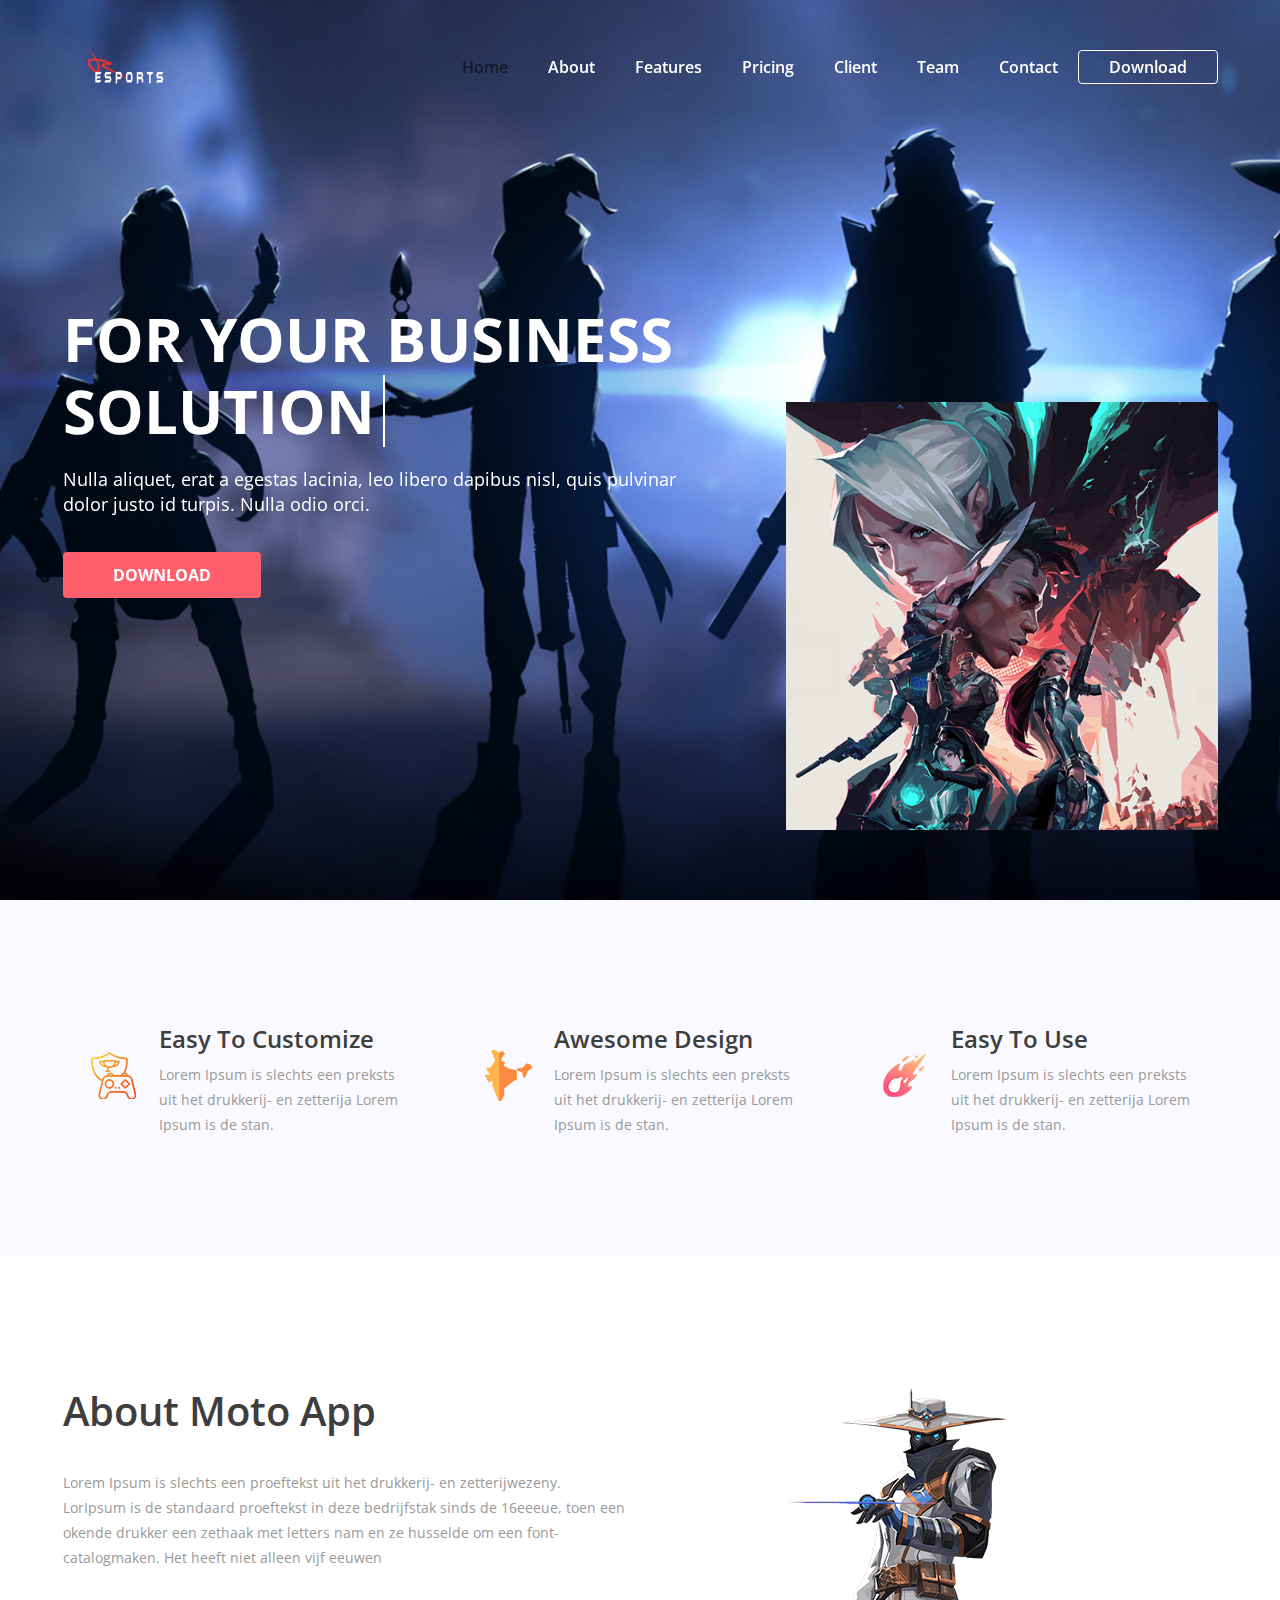
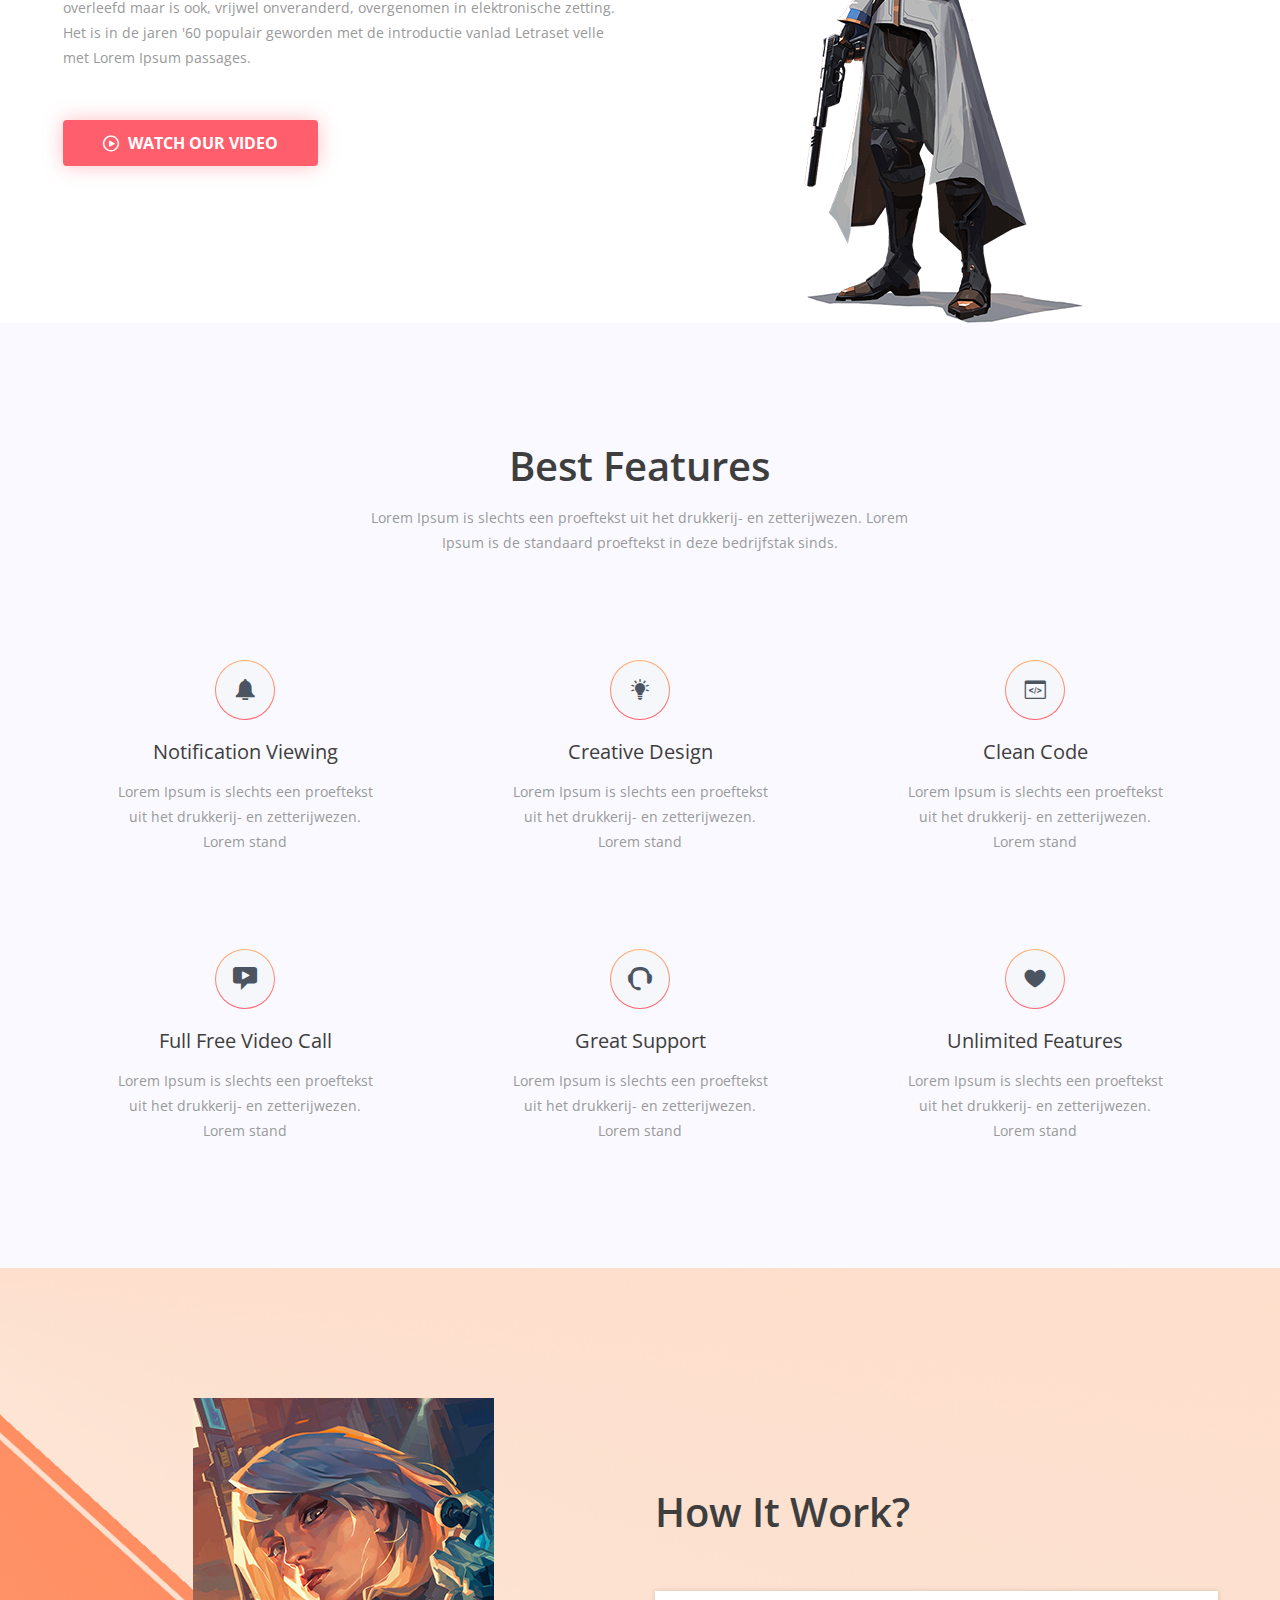
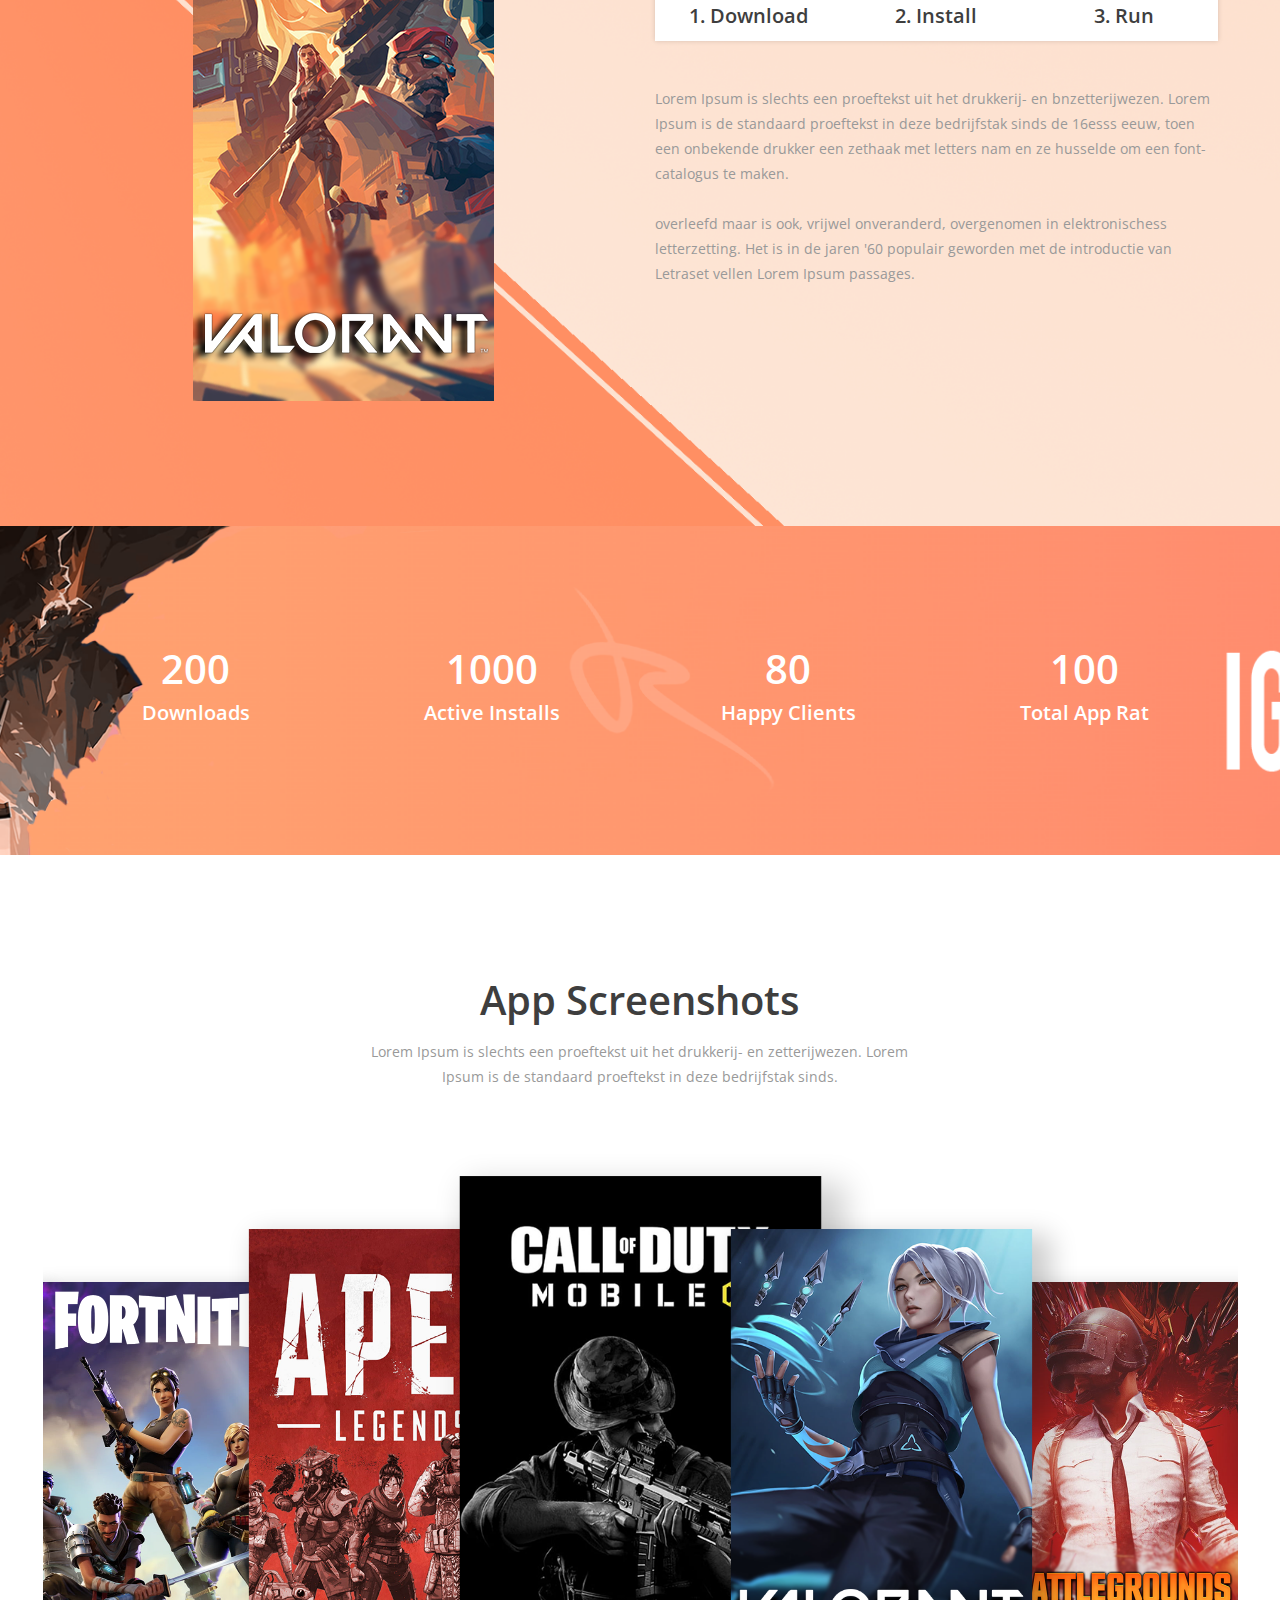
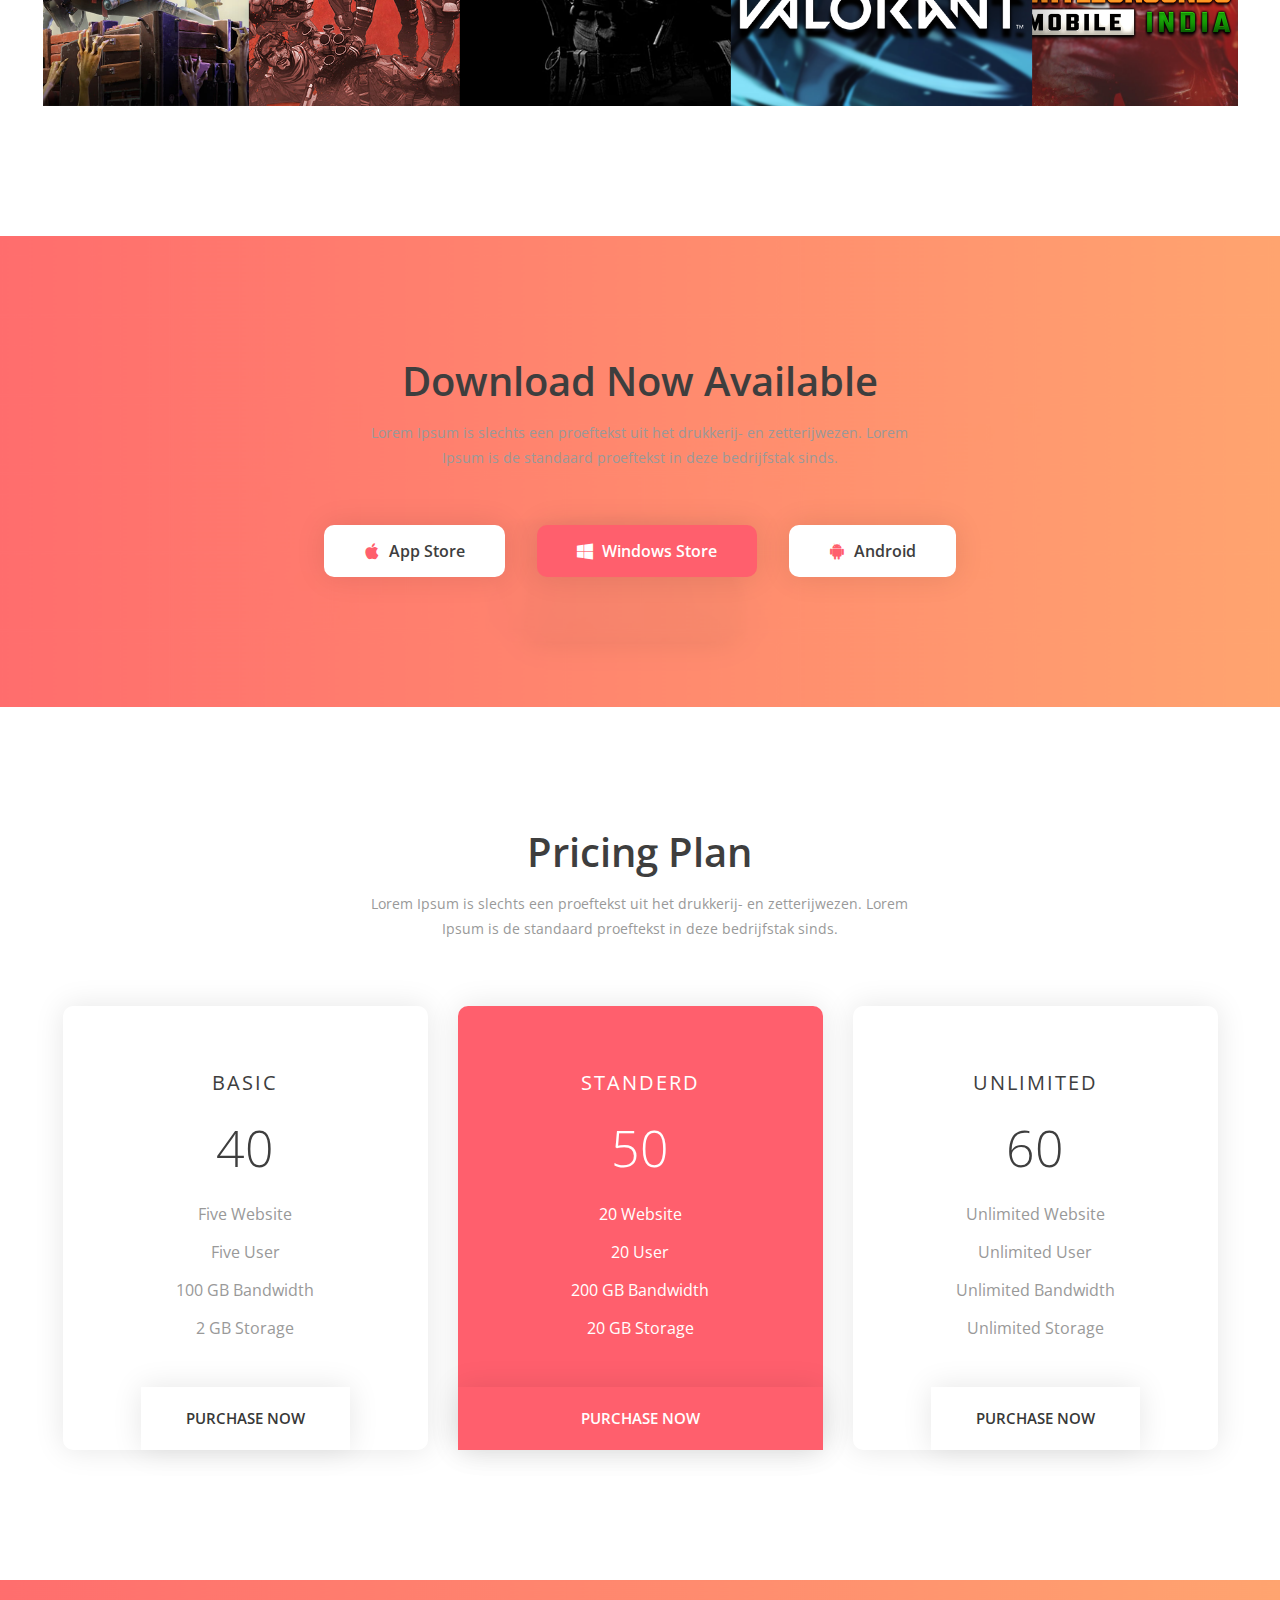
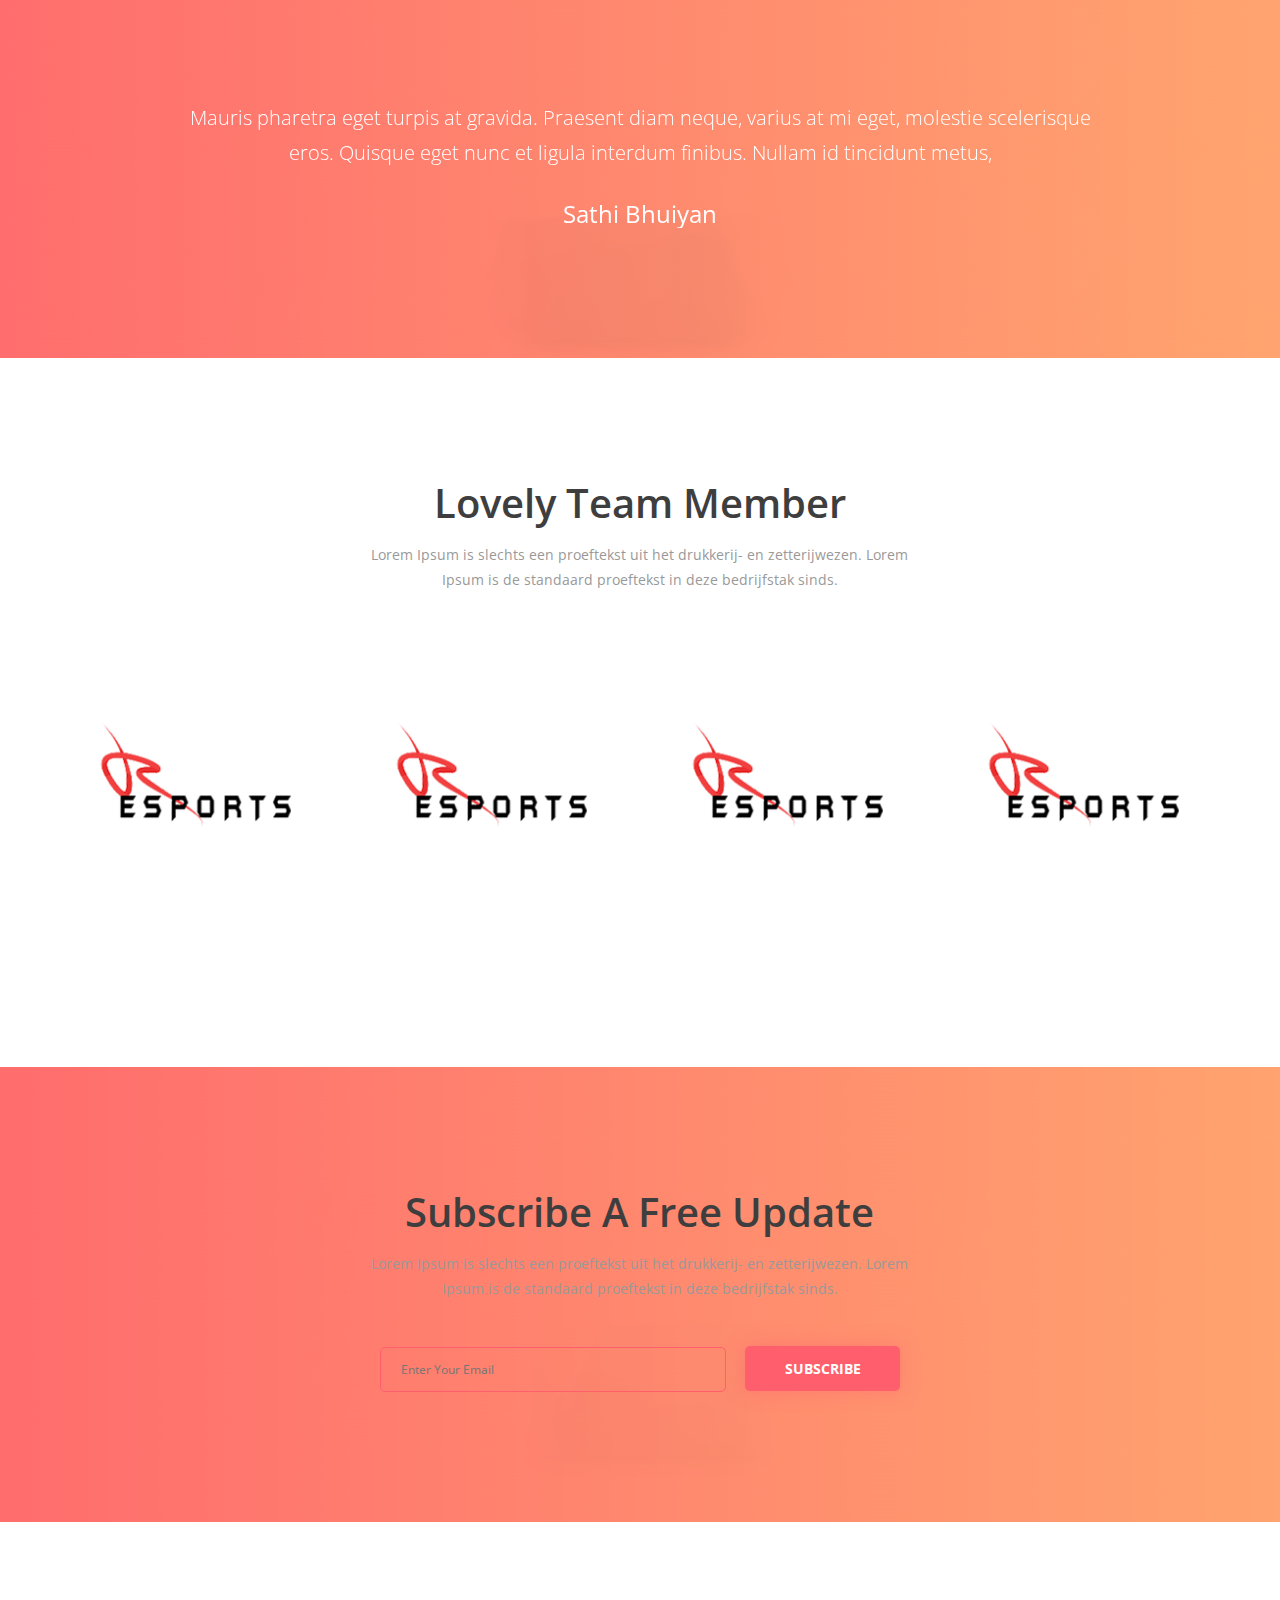
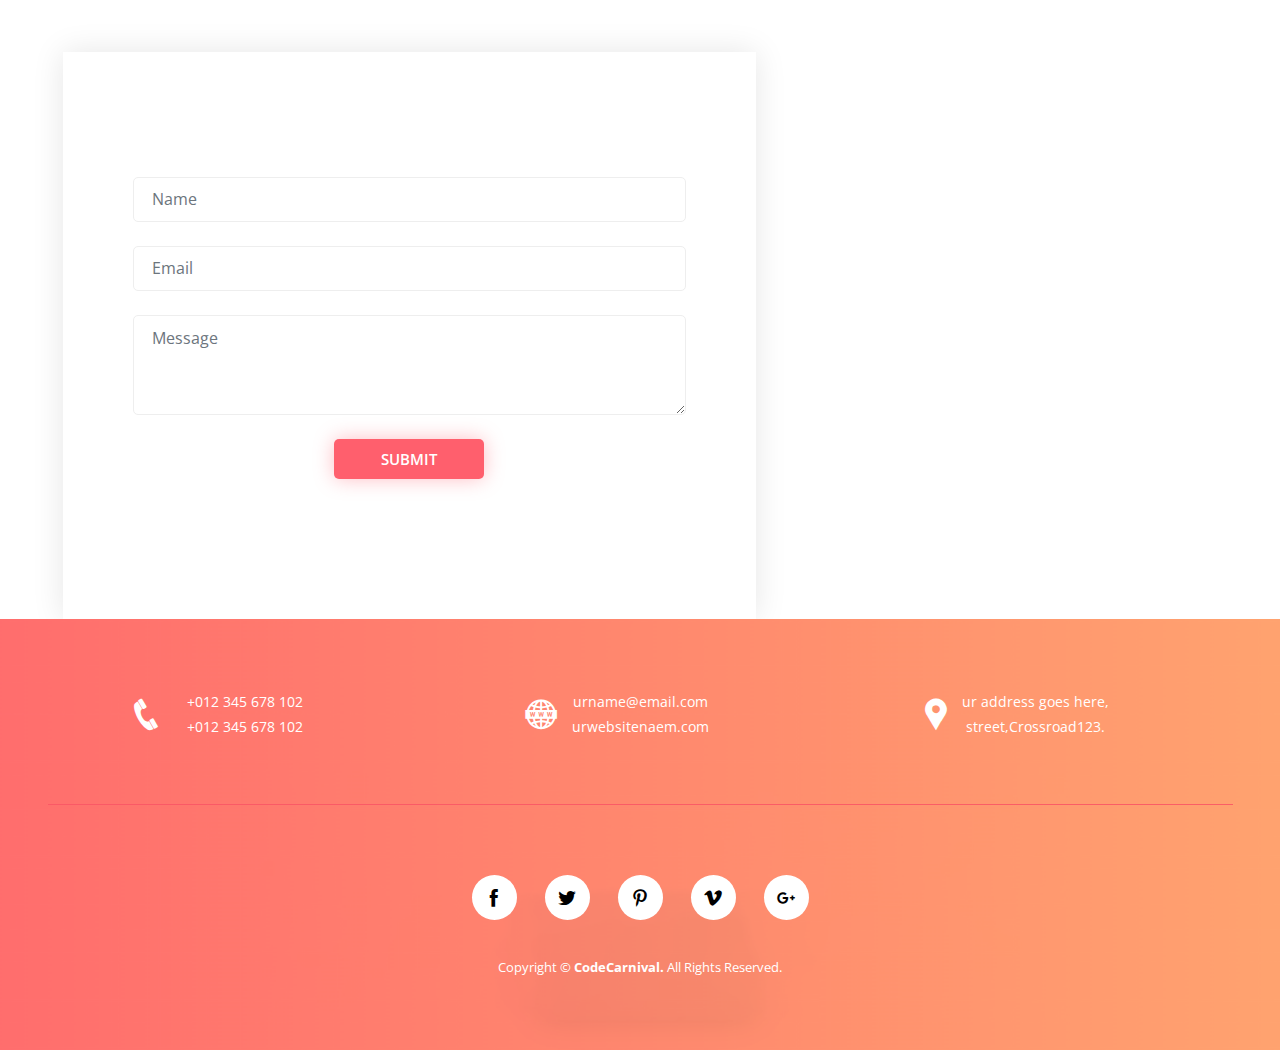
<file: animated-text-slider-bg.html>
<!doctype html>
<html class="no-js" lang="zxx">

<head>
	<meta charset="utf-8">
	<meta http-equiv="x-ua-compatible" content="ie=edge">
	<title>Moto - App Landing Page</title>
	<meta name="description" content="">
	<meta name="viewport" content="width=device-width, initial-scale=1">

	<link rel="shortcut icon" type="image/x-icon" href="img/icon/favicon.png">
	<!-- Place favicon.ico in the root directory -->

	<!-- all css here -->
	<link rel="stylesheet" href="css/bootstrap.min.css">
	<link rel="stylesheet" href="css/font-awesome.min.css">
	<link rel="stylesheet" href="css/icofont.css">
	<link rel="stylesheet" href="css/meanmenu.min.css">
	<link rel="stylesheet" href="css/slick.css">
	<link rel="stylesheet" href="css/owl.carousel.css">
	<link rel="stylesheet" href="css/magnific-popup.css">
	<link rel="stylesheet" href="css/animated-headlines.css">
	<link rel="stylesheet" href="css/shortcode/shortcodes.css">
	<link rel="stylesheet" href="style.css">
	<link rel="stylesheet" href="css/responsive.css">
	<script src="js/vendor/modernizr-3.11.2.min.js"></script>
</head>

<body data-bs-spy="scroll" data-bs-target="#navigation" data-bs-offset="0" tabindex="0">
	<!--[if lt IE 8]>
            <p class="browserupgrade">You are using an <strong>outdated</strong> browser. Please <a href="http://browsehappy.com/">upgrade your browser</a> to improve your experience.</p>
        <![endif]-->

	<!-- header area start -->
	<header>
		<nav id="header-top" class="navbar navbar-expand-md">
			<div class="container">
				<div class="navbar-header">
					<button type="button" class="navbar-toggler" type="button" data-bs-toggle="collapse"
						data-bs-target="#navigation" aria-controls="navigation" aria-expanded="false"
						aria-label="Toggle navigation">
						<span class="icon-bar"></span>
						<span class="icon-bar"></span>
						<span class="icon-bar"></span>
					</button>
					<a class="navbar-brand" href="#"><img src="img/icon/logo.png" alt="logo" class="img-responsive"></a>
				</div>
				<div class="collapse navbar-collapse" id="navigation">
					<ul class="nav nav-pills navbar-nav navbar-right">
						<li class="nav-item"><a class="nav-link active" aria-current="page" href="#slider-area">Home</a>
						</li>
						<li class="nav-item"><a class="nav-link" href="#about">About</a></li>
						<li class="nav-item"><a class="nav-link" href="#features">Features</a></li>
						<li class="nav-item"><a class="nav-link" href="#pricing">Pricing</a></li>
						<li class="nav-item"><a class="nav-link" href="#client">Client</a></li>
						<li class="nav-item"><a class="nav-link" href="#team">Team</a></li>
						<li class="nav-item"><a class="nav-link" href="#contact">Contact</a></li>
						<li class="nav-item"><a class="nav-link download-btn" href="#contact-area">Download</a></li>
					</ul>
				</div>
			</div>
		</nav>
	</header>
	<!-- header area end -->
	<!-- Slider Area Start -->
	<div class="background-area" id="slider-area">
		<div class="slider-full-carousel owl-carousel">
			<div class="single-carousel" style="background-image: url('img/slider/4.png');">
				<div class="banner-content ">
					<div class="container">
						<div class="background-content">
							<div class="banner-image hand bnr-sm-none">
								<div class="watch">
									<img src="img/slider/6.png" alt="">
								</div>
							</div>
							<div class="row">
								<div class="col-md-9">
									<div class="text-content-wrapper slider">
										<div class="hero-text">
											<h1 class="title2 cd-headline clip is-full-width">FOR YOUR BUSINESS <br>
												<span class="cd-words-wrapper">
													<b class="is-visible"> SOLUTION</b>
													<b>QUICK FIX</b>
												</span>
											</h1>
											<p>Nulla aliquet, erat a egestas lacinia, leo libero dapibus nisl, quis
												pulvinar dolor justo id turpis. Nulla odio orci.</p>
											<a href="#" class="hero-btn">Download</a>
										</div>
									</div>
								</div>
							</div>
						</div>
					</div>
				</div>
			</div>
			<div class="single-carousel" style="background-image: url('img/slider/9.png');">
				<div class="banner-content ">
					<div class="container">
						<div class="background-content">
							<div class="banner-image hand bnr-sm-none">
								<div class="watch">
									<img src="img/slider/2.png" alt="">
								</div>
							</div>
							<div class="row">
								<div class="col-md-9">
									<div class="text-content-wrapper slider">
										<div class="hero-text">
											<h1 class="title2 cd-headline clip is-full-width">FOR YOUR BUSINESS <br>
												<span class="cd-words-wrapper">
													<b class="is-visible"> SOLUTION</b>
													<b>QUICK FIX</b>
												</span>
											</h1>
											<p>Nulla aliquet, erat a egestas lacinia, leo libero dapibus nisl, quis
												pulvinar dolor justo id turpis. Nulla odio orci.</p>
											<a href="#" class="hero-btn">Download</a>
										</div>
									</div>
								</div>
							</div>
						</div>
					</div>
				</div>
			</div>
		</div>
	</div>
	<!-- Slider Area End -->
	<!-- service area start -->
	<section class="service-area gray-bg">
		<div class="container">
			<div class="row">
				<div class="col-lg-4 col-md-6">
					<div class="single-service">
						<div class="service-icon">
							<img src="img/icon/service-icon-1.png" alt="">
						</div>
						<div class="service-content">
							<h2>Easy To Customize</h2>
							<p>Lorem Ipsum is slechts een preksts uit het drukkerij- en zetterija Lorem Ipsum is de
								stan.</p>
						</div>
					</div>
				</div>
				<div class="col-lg-4 col-md-6">
					<div class="single-service">
						<div class="service-icon">
							<img src="img/icon/service-icon-2.png" alt="">
						</div>
						<div class="service-content">
							<h2>Awesome Design</h2>
							<p>Lorem Ipsum is slechts een preksts uit het drukkerij- en zetterija Lorem Ipsum is de
								stan.</p>
						</div>
					</div>
				</div>
				<div class="col-lg-4 col-md-6">
					<div class="single-service">
						<div class="service-icon">
							<img src="img/icon/service-icon-3.png" alt="">
						</div>
						<div class="service-content">
							<h2>Easy To Use</h2>
							<p>Lorem Ipsum is slechts een preksts uit het drukkerij- en zetterija Lorem Ipsum is de
								stan.</p>
						</div>
					</div>
				</div>
			</div>
		</div>
	</section>
	<!-- service area start -->
	<!-- About area start -->
	<section id="about" class="about-area pt-130">
		<div class="container">
			<div class="row">
				<div class="col-md-6">
					<div class="about-content">
						<h2>About Moto App</h2>
						<p>Lorem Ipsum is slechts een proeftekst uit het drukkerij- en zetterijwezeny. LorIpsum is de
							standaard proeftekst in deze bedrijfstak sinds de 16eeeue, toen een okende drukker een
							zethaak met letters nam en ze husselde om een font-catalogmaken. Het heeft niet alleen vijf
							eeuwen</p>
						<p>overleefd maar is ook, vrijwel onveranderd, overgenomen in elektronische zetting. Het is in
							de jaren '60 populair geworden met de introductie vanlad Letraset velle met Lorem Ipsum
							passages.</p>
						<a class="hero-btn video-popup" href="https://www.youtube.com/watch?v=fkoEj95puX0"><i
								class="icofont icofont-play-alt-2"></i> Watch Our Video</a>
					</div>
				</div>
				<div class="col-md-6">
					<div class="about-img">
						<img src="img/other/about.png" alt="" />
					</div>
				</div>
			</div>
		</div>
	</section>
	<!-- About area End -->
	<!-- Feature area start -->
	<section id="features" class="feature-area gray-bg pt-128 pb-70">
		<div class="container">
			<div class="row">
				<div class="col-12">
					<div class="section-heading pb-55 text-center">
						<h2>Best Features</h2>
						<p>Lorem Ipsum is slechts een proeftekst uit het drukkerij- en zetterijwezen. Lorem Ipsum is de
							standaard proeftekst in deze bedrijfstak sinds.</p>
					</div>
				</div>
			</div>
			<div class="row">
				<div class="col-lg-4 col-md-6">
					<div class="awesome-feature text-center">
						<div class="awesome-feature-icon">
							<span><i class="icofont icofont-alarm"></i></span>
						</div>
						<div class="awesome-feature-details">
							<h5>Notification Viewing</h5>
							<p>Lorem Ipsum is slechts een proeftekst uit het drukkerij- en zetterijwezen. Lorem stand
							</p>
						</div>
					</div>
				</div>
				<div class="col-lg-4 col-md-6">
					<div class="awesome-feature text-center">
						<div class="awesome-feature-icon">
							<span><i class="icofont icofont-light-bulb"></i></span>
						</div>
						<div class="awesome-feature-details">
							<h5>Creative Design</h5>
							<p>Lorem Ipsum is slechts een proeftekst uit het drukkerij- en zetterijwezen. Lorem stand
							</p>
						</div>
					</div>
				</div>
				<div class="col-lg-4 col-md-6">
					<div class="awesome-feature text-center">
						<div class="awesome-feature-icon">
							<span><i class="icofont icofont-code"></i></span>
						</div>
						<div class="awesome-feature-details">
							<h5>Clean Code</h5>
							<p>Lorem Ipsum is slechts een proeftekst uit het drukkerij- en zetterijwezen. Lorem stand
							</p>
						</div>
					</div>
				</div>
			</div>
			<div class="row">
				<div class="col-lg-4 col-md-6">
					<div class="awesome-feature text-center">
						<div class="awesome-feature-icon">
							<span><i class="icofont icofont-ui-video-chat"></i></span>
						</div>
						<div class="awesome-feature-details">
							<h5>Full Free Video Call</h5>
							<p>Lorem Ipsum is slechts een proeftekst uit het drukkerij- en zetterijwezen. Lorem stand
							</p>
						</div>
					</div>
				</div>
				<div class="col-lg-4 col-md-6">
					<div class="awesome-feature text-center">
						<div class="awesome-feature-icon">
							<span><i class="icofont icofont-ui-head-phone"></i></span>
						</div>
						<div class="awesome-feature-details">
							<h5>Great Support</h5>
							<p>Lorem Ipsum is slechts een proeftekst uit het drukkerij- en zetterijwezen. Lorem stand
							</p>
						</div>
					</div>
				</div>
				<div class="col-lg-4 col-md-6">
					<div class="awesome-feature text-center">
						<div class="awesome-feature-icon">
							<span><i class="icofont icofont-heart"></i></span>
						</div>
						<div class="awesome-feature-details">
							<h5>Unlimited Features</h5>
							<p>Lorem Ipsum is slechts een proeftekst uit het drukkerij- en zetterijwezen. Lorem stand
							</p>
						</div>
					</div>
				</div>
			</div>
		</div>
	</section>
	<!-- Feature feature area end -->
	<!-- How it work start -->
	<section class="how-work-area pt-130 pb-125 bg-1">
		<div class="container">
			<div class="row">
				<div class="col-lg-6">
					<div class="how-work-right text-center">
						<img src="img/other/work.png" alt="" />
					</div>
				</div>
				<div class="col-lg-6">
					<div class="how-work-left mt-90">
						<h2>How It Work?</h2>
						<div class="how-work-tab mt-55">
							<ul class="nav">
								<li><a class="active" data-bs-toggle="tab" href="#home">1. Download</a></li>
								<li><a data-bs-toggle="tab" href="#menu1">2. Install</a></li>
								<li><a data-bs-toggle="tab" href="#menu2">3. Run</a></li>
							</ul>
							<div class="tab-content">
								<div id="home" class="mt-45 tab-pane fade show active">
									<p>Lorem Ipsum is slechts een proeftekst uit het drukkerij- en bnzetterijwezen.
										Lorem Ipsum is de standaard proeftekst in deze bedrijfstak sinds de 16esss eeuw,
										toen een onbekende drukker een zethaak met letters nam en ze husselde om een
										font-catalogus te maken. </p>
									<p>overleefd maar is ook, vrijwel onveranderd, overgenomen in elektronischess
										letterzetting. Het is in de jaren '60 populair geworden met de introductie van
										Letraset vellen Lorem Ipsum passages.</p>
								</div>
								<div id="menu1" class="mt-45 tab-pane fade">
									<p>Lorem Ipsum is slechts een proeftekst uit het drukkerij- en bnzetterijwezen.
										Lorem Ipsum is de standaard proeftekst in deze bedrijfstak sinds de 16esss eeuw,
										toen een onbekende drukker een zethaak met letters nam en ze husselde om een
										font-catalogus te maken. </p>
									<p>overleefd maar is ook, vrijwel onveranderd, overgenomen in elektronischess
										letterzetting. Het is in de jaren '60 populair geworden met de introductie van
										Letraset vellen Lorem Ipsum passages.</p>
								</div>
								<div id="menu2" class="mt-45 tab-pane fade">
									<p>Lorem Ipsum is slechts een proeftekst uit het drukkerij- en bnzetterijwezen.
										Lorem Ipsum is de standaard proeftekst in deze bedrijfstak sinds de 16esss eeuw,
										toen een onbekende drukker een zethaak met letters nam en ze husselde om een
										font-catalogus te maken. </p>
									<p>overleefd maar is ook, vrijwel onveranderd, overgenomen in elektronischess
										letterzetting. Het is in de jaren '60 populair geworden met de introductie van
										Letraset vellen Lorem Ipsum passages.</p>
								</div>
							</div>
						</div>
					</div>
				</div>
			</div>
		</div>
	</section>
	<!-- How it work End -->
	<!-- fun fact area start -->
	<section class="funfact-area bg-2 pt-125 pb-130">
		<div class="container">
			<div class="row">
				<div class="col-md-3">
					<div class="single-fact text-center">
						<h2 class="counter">200</h2>
						<h5>Downloads</h5>
					</div>
				</div>
				<div class="col-md-3">
					<div class="single-fact text-center">
						<h2 class="counter">1000</h2>
						<h5>Active Installs</h5>
					</div>
				</div>
				<div class="col-md-3">
					<div class="single-fact text-center">
						<h2 class="counter">80</h2>
						<h5>Happy Clients</h5>
					</div>
				</div>
				<div class="col-md-3">
					<div class="single-fact text-center">
						<h2 class="counter">100</h2>
						<h5>Total App Rat</h5>
					</div>
				</div>
			</div>
		</div>
	</section>
	<!-- fun fact area end -->
	<!-- app screenshot area start -->
	<section class="screenshot-area pt-130 pb-130">
		<div class="container">
			<div class="row">
				<div class="col-12">
					<div class="section-heading pb-55 text-center">
						<h2>App Screenshots</h2>
						<p>Lorem Ipsum is slechts een proeftekst uit het drukkerij- en zetterijwezen. Lorem Ipsum is de
							standaard proeftekst in deze bedrijfstak sinds.</p>
					</div>
				</div>
			</div>
			<div class="row">
				<div class="col-12">
					<div class="screenshot-slider">
						<div class="single-screenshot">
							<div class="image">
								<img src="img/screenshot/1.png" alt="">
							</div>
						</div>
						<div class="single-screenshot">
							<div class="image">
								<img src="img/screenshot/2.png" alt="">
							</div>
						</div>
						<div class="single-screenshot">
							<div class="image">
								<img src="img/screenshot/3.png" alt="">
							</div>
						</div>
						<div class="single-screenshot">
							<div class="image">
								<img src="img/screenshot/4.png" alt="">
							</div>
						</div>
						<div class="single-screenshot">
							<div class="image">
								<img src="img/screenshot/5.png" alt="">
							</div>
						</div>
					</div>
				</div>
			</div>
		</div>
	</section>
	<!-- app screenshot area end -->
	<!-- Download Area Start -->
	<section class="download-area bg-3 ptb-130">
		<div class="container">
			<div class="row">
				<div class="col-12">
					<div class="section-heading text-center pb-45">
						<h2>Download Now Available</h2>
						<p>Lorem Ipsum is slechts een proeftekst uit het drukkerij- en zetterijwezen. Lorem Ipsum is de
							standaard proeftekst in deze bedrijfstak sinds.</p>
					</div>
				</div>
			</div>
			<div class="row">
				<div class="col-12">
					<div class="download-option-btn text-center">
						<ul>
							<li>
								<a href="#"><i class="icofont icofont-brand-apple"></i> App Store</a>
								<a class="active" href="#"><i class="icofont icofont-brand-windows"></i> Windows
									store</a>
								<a href="#"><i class="icofont icofont-brand-android-robot"></i> Android</a>
							</li>
						</ul>
					</div>
				</div>
			</div>
		</div>
	</section>
	<!-- Download Area End -->
	<!-- Pricing Plan Area Start -->
	<section id="pricing" class="pricing-area pt-130 pb-100">
		<div class="container">
			<div class="row">
				<div class="col-12">
					<div class="section-heading pb-55 text-center">
						<h2>Pricing Plan</h2>
						<p>Lorem Ipsum is slechts een proeftekst uit het drukkerij- en zetterijwezen. Lorem Ipsum is de
							standaard proeftekst in deze bedrijfstak sinds.</p>
					</div>
				</div>
			</div>
			<div class="row">
				<div class="col-lg-4 col-md-6">
					<div class="pricing-single white-bg text-center mb-30">
						<div class="price-titel uppercase">
							<h4>BASIC</h4>
						</div>
						<div class="pricing-price">
							<span>40</span>
						</div>
						<div class="price-decs">
							<ul>
								<li>Five Website</li>
								<li>Five User</li>
								<li>100 GB Bandwidth</li>
								<li>2 GB Storage</li>
							</ul>
						</div>
						<div class="ordr-btn uppercase">
							<a href="#">Purchase Now</a>
						</div>
					</div>
				</div>
				<div class="col-lg-4 col-md-6">
					<div class="pricing-single active white-bg text-center mb-30">
						<div class="price-titel uppercase">
							<h4>STANDERD</h4>
						</div>
						<div class="pricing-price">
							<span>50</span>
						</div>
						<div class="price-decs">
							<ul>
								<li>20 Website</li>
								<li>20 User</li>
								<li>200 GB Bandwidth</li>
								<li>20 GB Storage</li>
							</ul>
						</div>
						<div class="ordr-btn uppercase">
							<a href="#">Purchase Now</a>
						</div>
					</div>
				</div>
				<div class="col-lg-4 col-md-6">
					<div class="pricing-single white-bg text-center mb-30">
						<div class="price-titel uppercase">
							<h4>UNLIMITED</h4>
						</div>
						<div class="pricing-price">
							<span>60</span>
						</div>
						<div class="price-decs">
							<ul>
								<li>Unlimited Website</li>
								<li>Unlimited User</li>
								<li>Unlimited Bandwidth</li>
								<li>Unlimited Storage</li>
							</ul>
						</div>
						<div class="ordr-btn uppercase">
							<a href="#">Purchase Now</a>
						</div>
					</div>
				</div>
			</div>
		</div>
	</section>
	<!-- Pricing Plan Area End -->
	<!-- Testimonial Area Start -->
	<section id="client" class="testimonial-area pt-120 pb-130 bg-4">
		<div class="container">
			<div class="row">
				<div class="testimonial-active owl-carousel">
					<div class="col-12">
						<div class="testimonial-desc text-center">
							<p>Mauris pharetra eget turpis at gravida. Praesent diam neque, varius at mi eget, molestie
								scelerisque eros. Quisque eget nunc et ligula interdum finibus. Nullam id tincidunt
								metus, </p>
							<h4>Sathi Bhuiyan</h4>
						</div>
					</div>
					<div class="col-12">
						<div class="testimonial-desc text-center">
							<p>Mauris pharetra eget turpis at gravida. Praesent diam neque, varius at mi eget, molestie
								scelerisque eros. Quisque eget nunc et ligula interdum finibus. Nullam id tincidunt
								metus, </p>
							<h4>Al Mamun</h4>
						</div>
					</div>
					<div class="col-12">
						<div class="testimonial-desc text-center">
							<p>Mauris pharetra eget turpis at gravida. Praesent diam neque, varius at mi eget, molestie
								scelerisque eros. Quisque eget nunc et ligula interdum finibus. Nullam id tincidunt
								metus, </p>
							<h4>Salim Rana</h4>
						</div>
					</div>
				</div>
			</div>
		</div>
	</section>
	<!-- Testimonial Area End -->
	<!-- Team Area Start -->
	<section id="team" class="team-area ptb-130">
		<div class="container">
			<div class="row">
				<div class="col-12">
					<div class="section-heading pb-55 text-center">
						<h2>Lovely Team Member</h2>
						<p>Lorem Ipsum is slechts een proeftekst uit het drukkerij- en zetterijwezen. Lorem Ipsum is de
							standaard proeftekst in deze bedrijfstak sinds.</p>
					</div>
				</div>
			</div>
			<div class="row">
				<div class="col-lg-3 col-md-6">
					<div class="team-single">
						<img src="img/team/1.png" alt="" />
						<div class="team-overlay text-center">
							<h5>Sathi Bhuiyan</h5>
							<h6>Lovely Designer</h6>
						</div>
					</div>
				</div>
				<div class="col-lg-3 col-md-6">
					<div class="team-single">
						<img src="img/team/2.png" alt="" />
						<div class="team-overlay text-center">
							<h5>Kausar Al Mamun</h5>
							<h6>Lovely Designer</h6>
						</div>
					</div>
				</div>
				<div class="col-lg-3 col-md-6">
					<div class="team-single">
						<img src="img/team/3.png" alt="" />
						<div class="team-overlay text-center">
							<h5>Nirob Khan</h5>
							<h6>Lovely Designer</h6>
						</div>
					</div>
				</div>
				<div class="col-lg-3 col-md-6">
					<div class="team-single">
						<img src="img/team/4.png" alt="" />
						<div class="team-overlay text-center">
							<h5>Salim Rana</h5>
							<h6>Lovely Designer</h6>
						</div>
					</div>
				</div>
			</div>
		</div>
	</section>
	<!-- Team Area End -->
	<!-- Subcribe Area Start -->
	<section class="subcribe-area pt-130 pb-115 bg-6">
		<div class="container">
			<div class="row">
				<div class="col-12">
					<div class="section-heading pb-35 text-center">
						<h2>Subscribe a free update</h2>
						<p>Lorem Ipsum is slechts een proeftekst uit het drukkerij- en zetterijwezen. Lorem Ipsum is de
							standaard proeftekst in deze bedrijfstak sinds.</p>
					</div>
				</div>
			</div>
			<div class="row">
				<div class="col-12">
					<div class="subcribe-form text-center">
						<form id="mc-form">
							<input autocomplete="off" placeholder="Enter Your Email" type="text">
							<button type="submit">Subscribe</button>
							<!-- mailchimp-alerts Start -->
							<div class="mailchimp-alerts text-centre">
								<div class="mailchimp-submitting"></div>
								<div class="mailchimp-success"></div>
								<div class="mailchimp-error"></div>
							</div>
							<!-- mailchimp-alerts end -->
						</form>
					</div>
				</div>
			</div>
		</div>
	</section>
	<!-- Subcribe Area End -->
	<!-- Contact Area Start -->
	<div id="contact" class="contact-area pt-130">
		<div class="container">
			<div class="row">
				<div class="col-12">
					<div class="contact-wrap">
						<!-- Contact Form -->
						<form id="contact-form" class="form contact-form"
							action="https://whizthemes.com/mail-php/other/mail.php">
							<div class="row">
								<div class="form-group col-12">
									<input type="text" name="con_name" class="form-control" id="first-name"
										placeholder="Name" required="required">
								</div>
								<div class="form-group col-12 mt-4">
									<input type="email" name="con_email" class="form-control" id="email"
										placeholder="Email" required="required">
								</div>
								<div class="form-group description col-12 mbnone mt-4">
									<textarea rows="3" name="con_message" class="form-control" id="description"
										placeholder="Message" required="required"></textarea>
								</div>
								<div class="col-12 mt-4">
									<div class="actions text-center">
										<button type="submit" name="submit" class="btn btn-lg btn-contact-bg"
											title="Submit Your Message!">submit</button>
										<p class="form-messege"></p>
									</div>
								</div>
							</div>
						</form>
						<!-- Contact Form -->
						<!-- Google Map -->
						<div class="google-map">
							<iframe class="contact-map-size"
								src="https://www.google.com/maps/embed?pb=!1m18!1m12!1m3!1d193595.15830869428!2d-74.119763973046!3d40.69766374874431!2m3!1f0!2f0!3f0!3m2!1i1024!2i768!4f13.1!3m3!1m2!1s0x89c24fa5d33f083b%3A0xc80b8f06e177fe62!2sNew%20York%2C%20NY%2C%20USA!5e0!3m2!1sen!2sbd!4v1613802584124!5m2!1sen!2sbd"
								allowfullscreen="" loading="lazy">
							</iframe>
						</div>
						<!-- Google Map -->
					</div>
				</div>
			</div>
		</div>
	</div>
	<!-- Contact Area End -->
	<!-- Copyright Area Start -->
	<div class="copyright-area bg-5 ptb-70">
		<div class="container">
			<!-- Contact address left -->
			<div class="conct-border row">
				<div class="col-md-4">
					<div class="single-address">
						<div class="media">
							<div class="media-left">
								<i class="icofont icofont-phone"></i>
							</div>
							<div class="media-body text-center">
								<p>+012 345 678 102 <br> +012 345 678 102</p>
							</div>
						</div>
					</div>
				</div>
				<div class="col-md-4">
					<div class="single-address">
						<div class="media">
							<div class="media-left">
								<i class="icofont icofont-web"></i>
							</div>
							<div class="media-body text-center">
								<p>urname@email.com <br> urwebsitenaem.com</p>
							</div>
						</div>
					</div>
				</div>
				<div class="col-md-4">
					<div class="single-address">
						<div class="media">
							<div class="media-left">
								<i class="icofont icofont-social-google-map"></i>
							</div>
							<div class="media-body text-center">
								<p>ur address goes here, <br> street,Crossroad123.</p>
							</div>
						</div>
					</div>
				</div>
			</div>
			<!-- Contact address left -->
			<!-- Copyright right -->
			<div class="row">
				<div class="col-12">
					<div class="copyright-area text-center">
						<!-- Copyright social -->
						<div class="contact-social text-center pt-70 pb-35">
							<ul>
								<li>
									<a href="#"><i class="icofont icofont-social-facebook"></i></a>
								</li>
								<li>
									<a href="#"><i class="icofont icofont-social-twitter"></i></a>
								</li>
								<li>
									<a href="#"><i class="icofont icofont-social-pinterest"></i></a>
								</li>
								<li>
									<a href="#"><i class="icofont icofont-social-vimeo"></i></a>
								</li>
								<li>
									<a href="#"><i class="icofont icofont-social-google-plus"></i></a>
								</li>
							</ul>
						</div>
						<!-- Copyright social -->
						<div class="copyright-text">
							<p>Copyright &copy; <a href="https://themeforest.net/user/codecarnival/portfolio">
									CodeCarnival. </a> All Rights Reserved.</p>
						</div>
						<!-- Copyright text -->
					</div>
				</div>
			</div>
			<!-- Copyright right -->
		</div>
	</div>
	<!-- Copyright Area End -->

	<!-- all js here -->
	<script src="js/vendor/jquery-3.6.0.min.js"></script>
	<script src="js/vendor/jquery-migrate-3.3.2.min.js"></script>
	<script src="js/bootstrap.bundle.min.js"></script>
	<script src="js/owl.carousel.min.js"></script>
	<script src="js/slick.min.js"></script>
	<script src="js/jquery.ajaxchimp.min.js"></script>
	<script src="js/plugins.js"></script>
	<script src="js/main.js"></script>
</body>

</html>
</file>
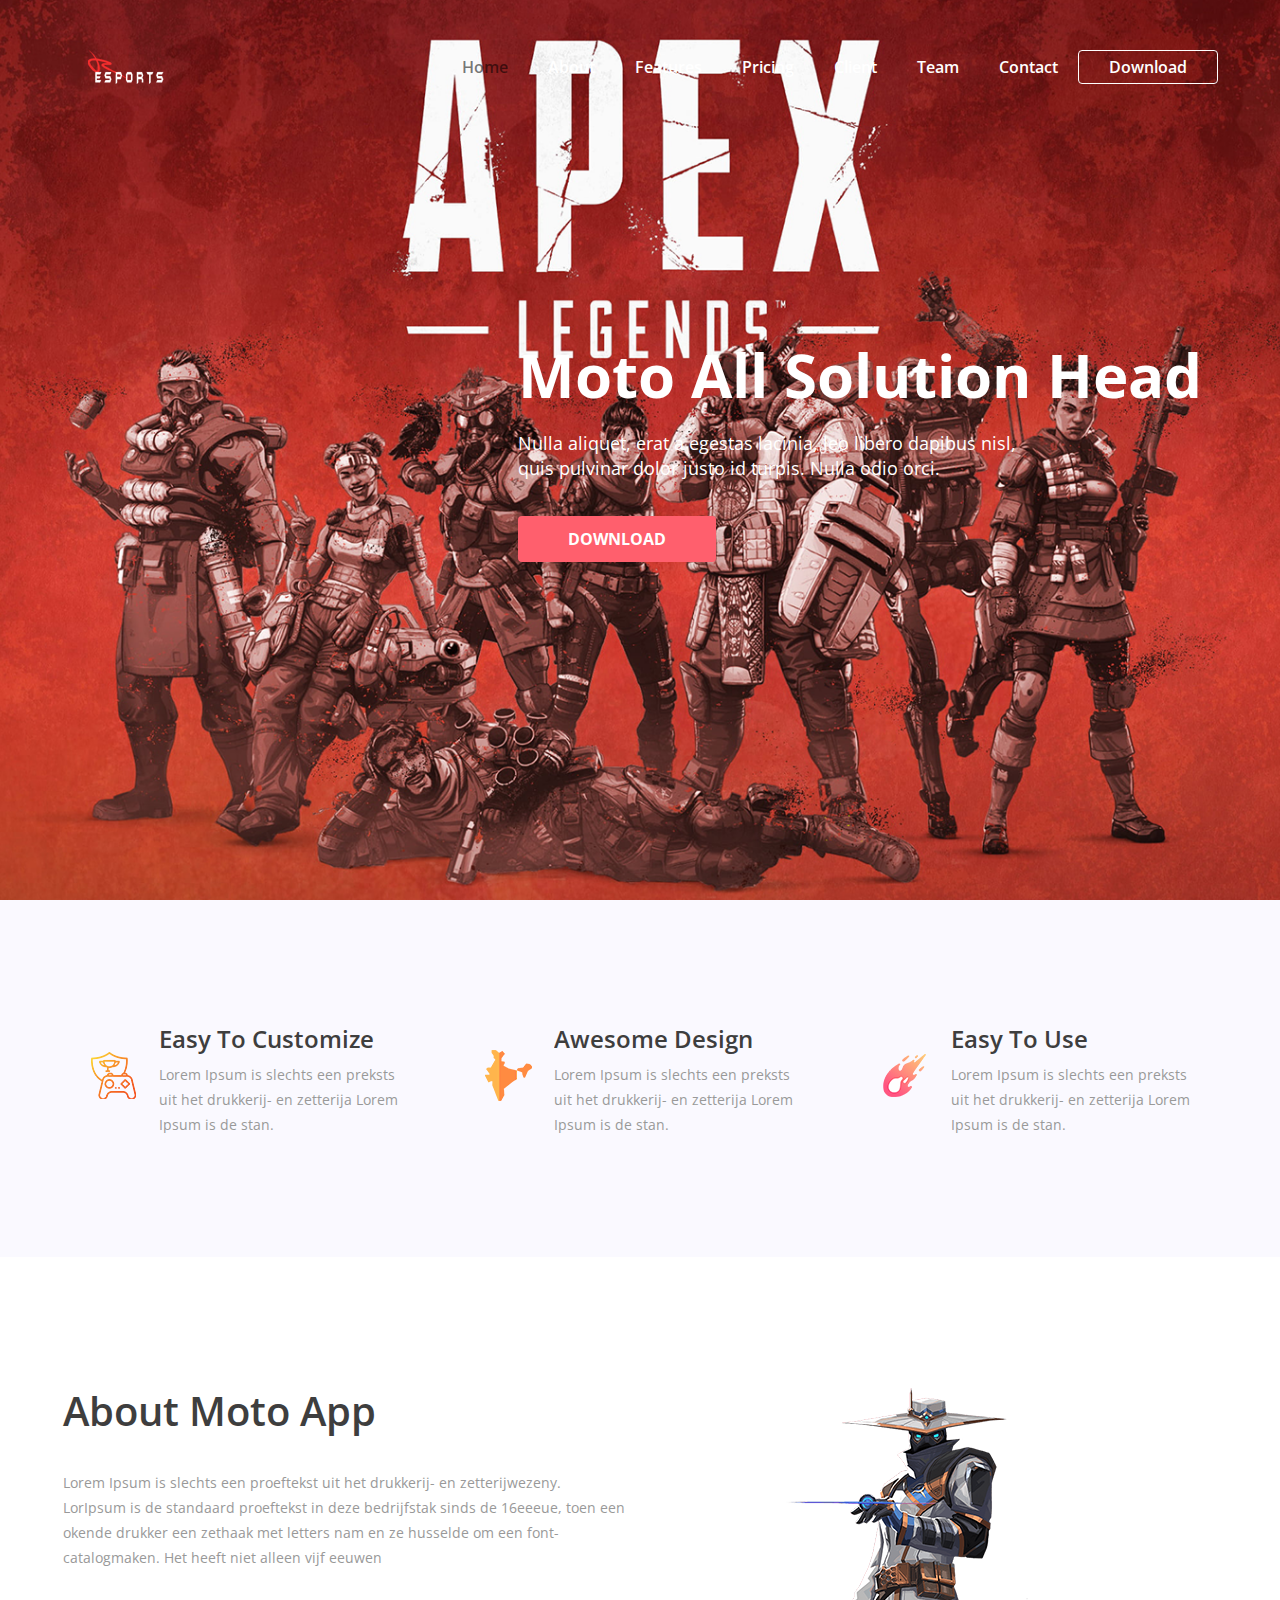
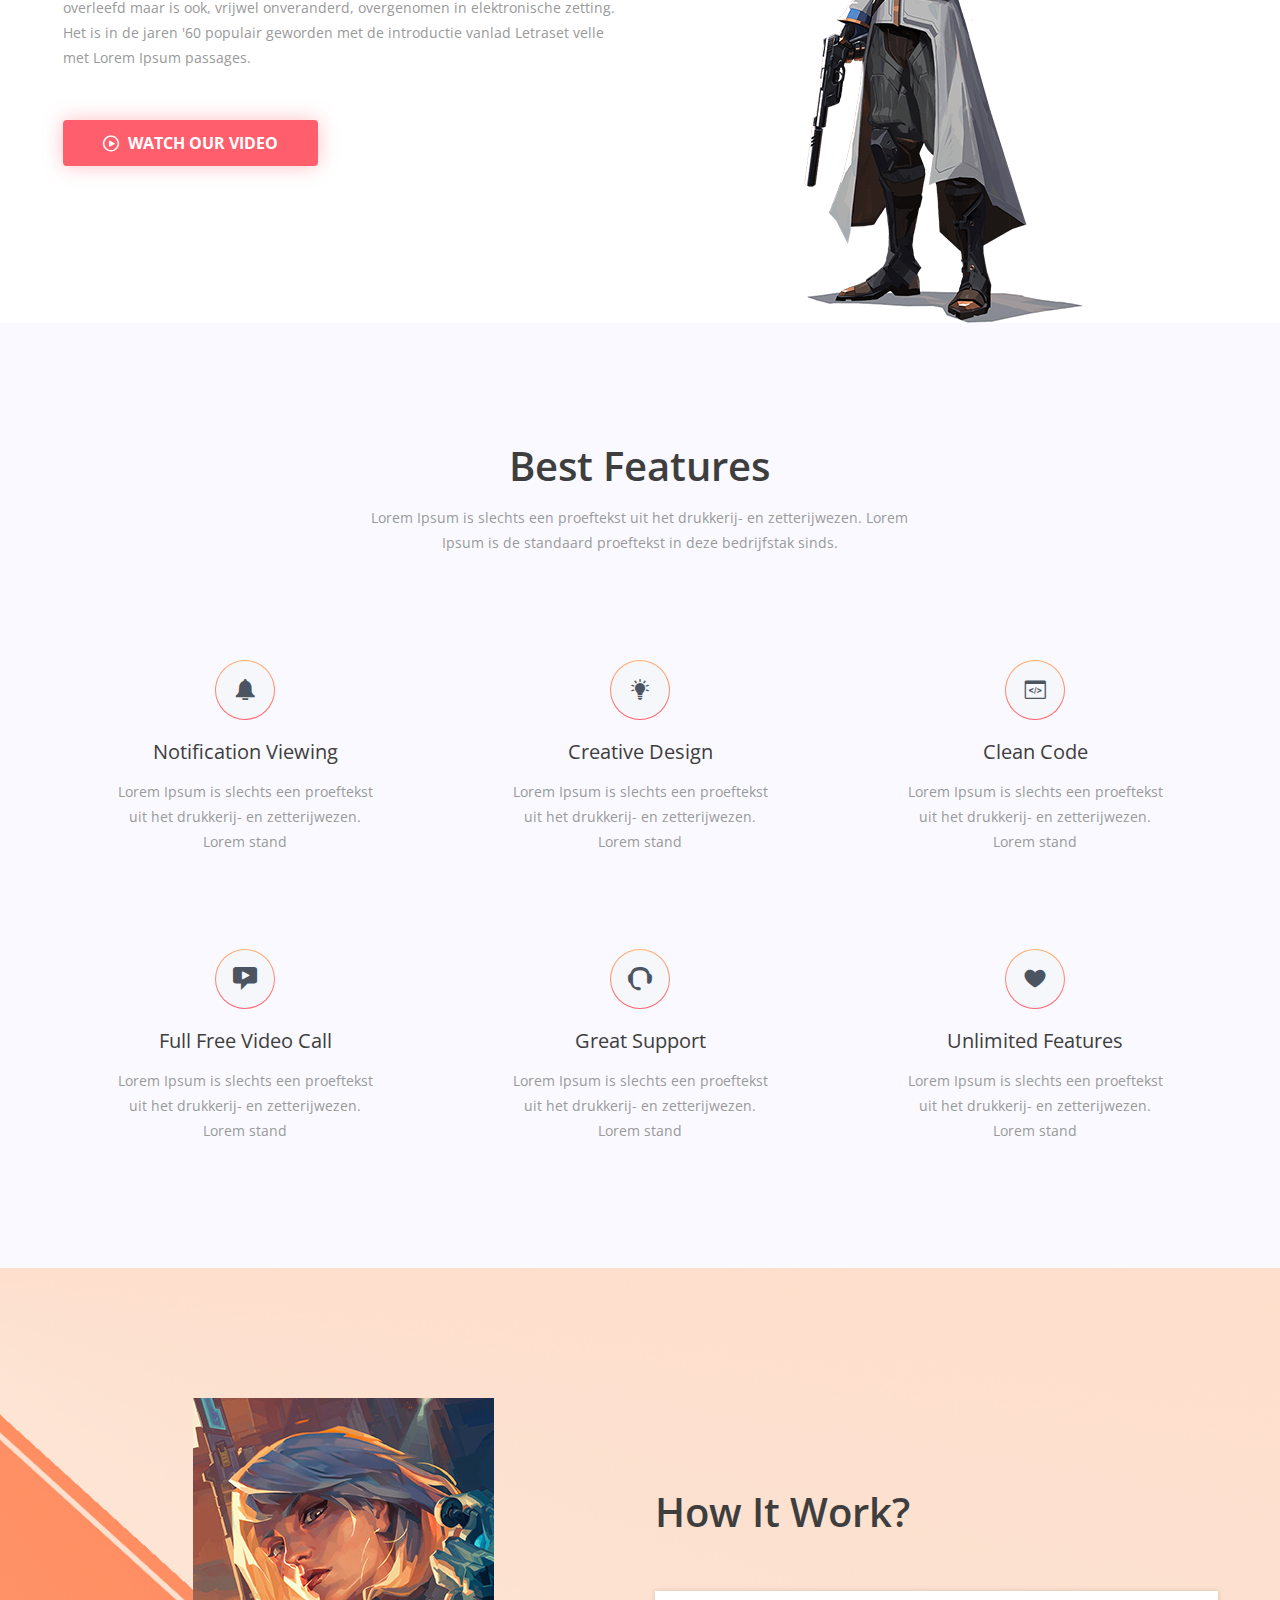
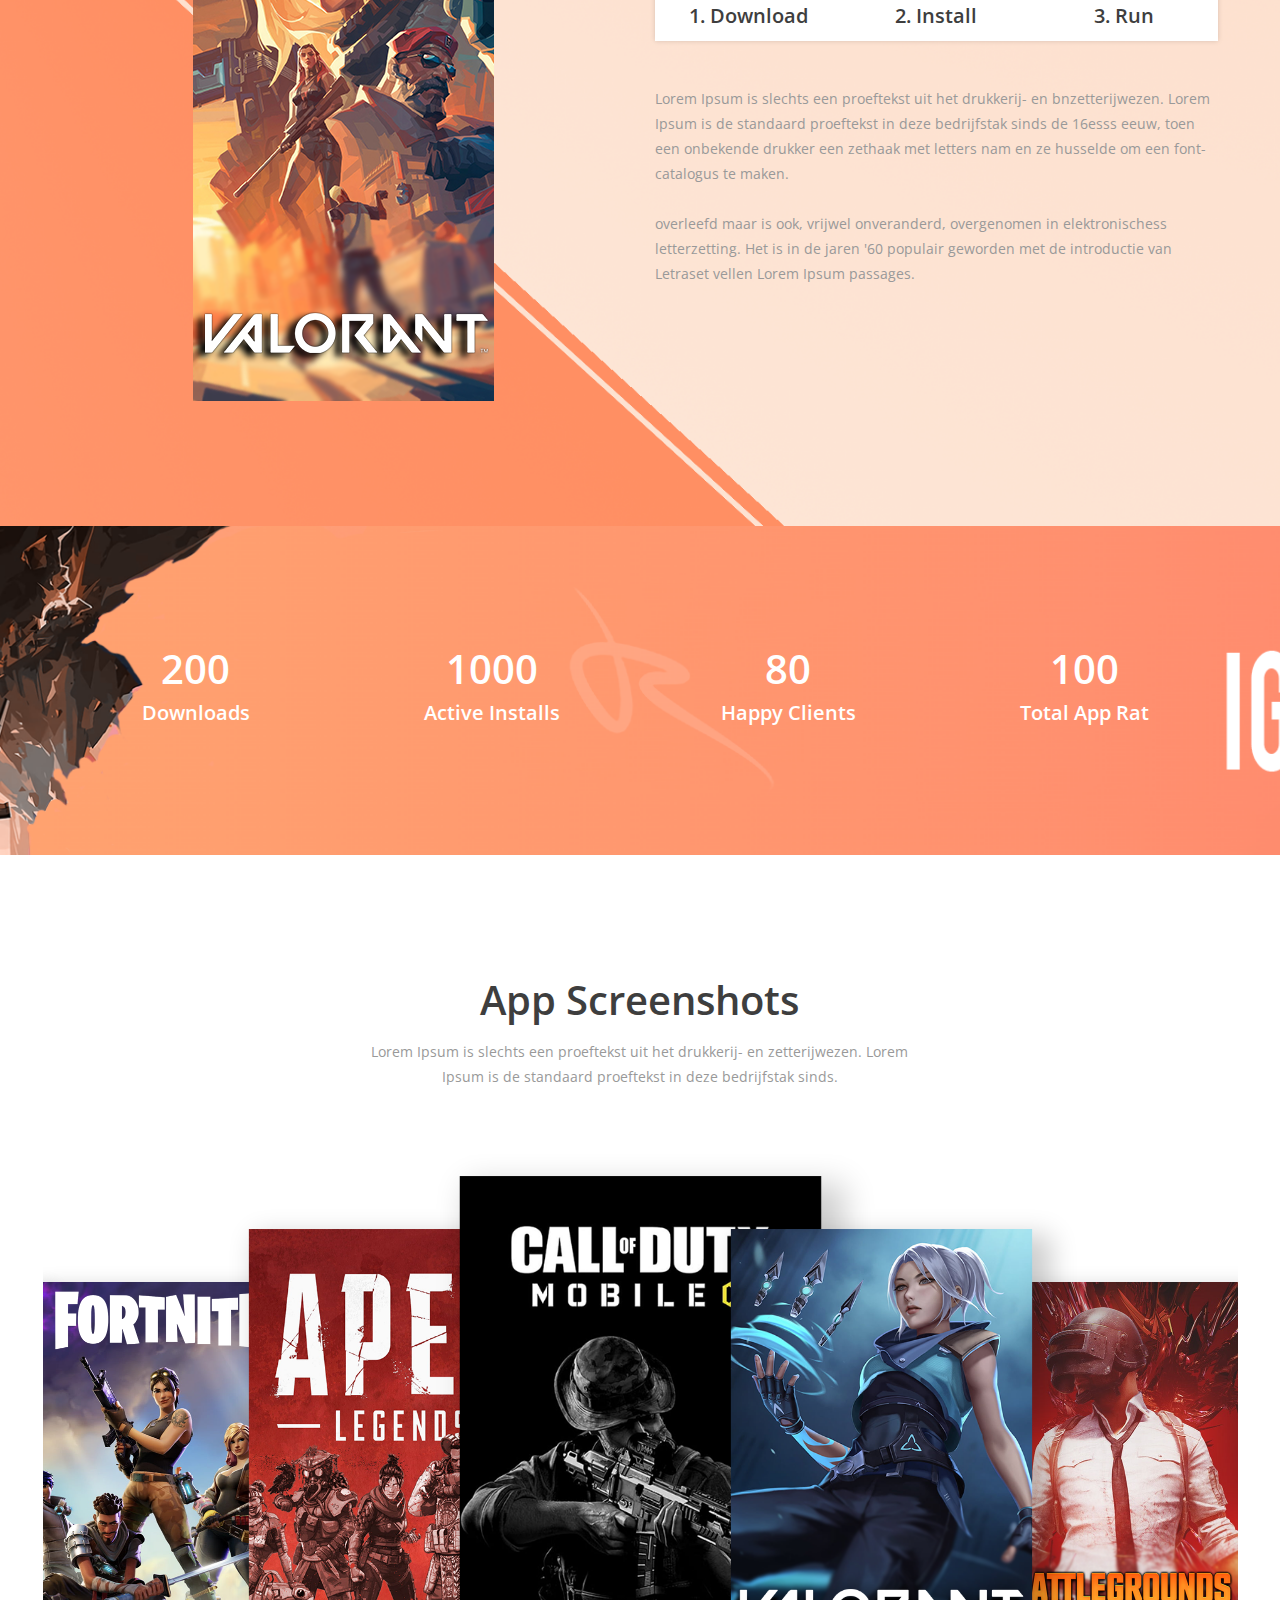
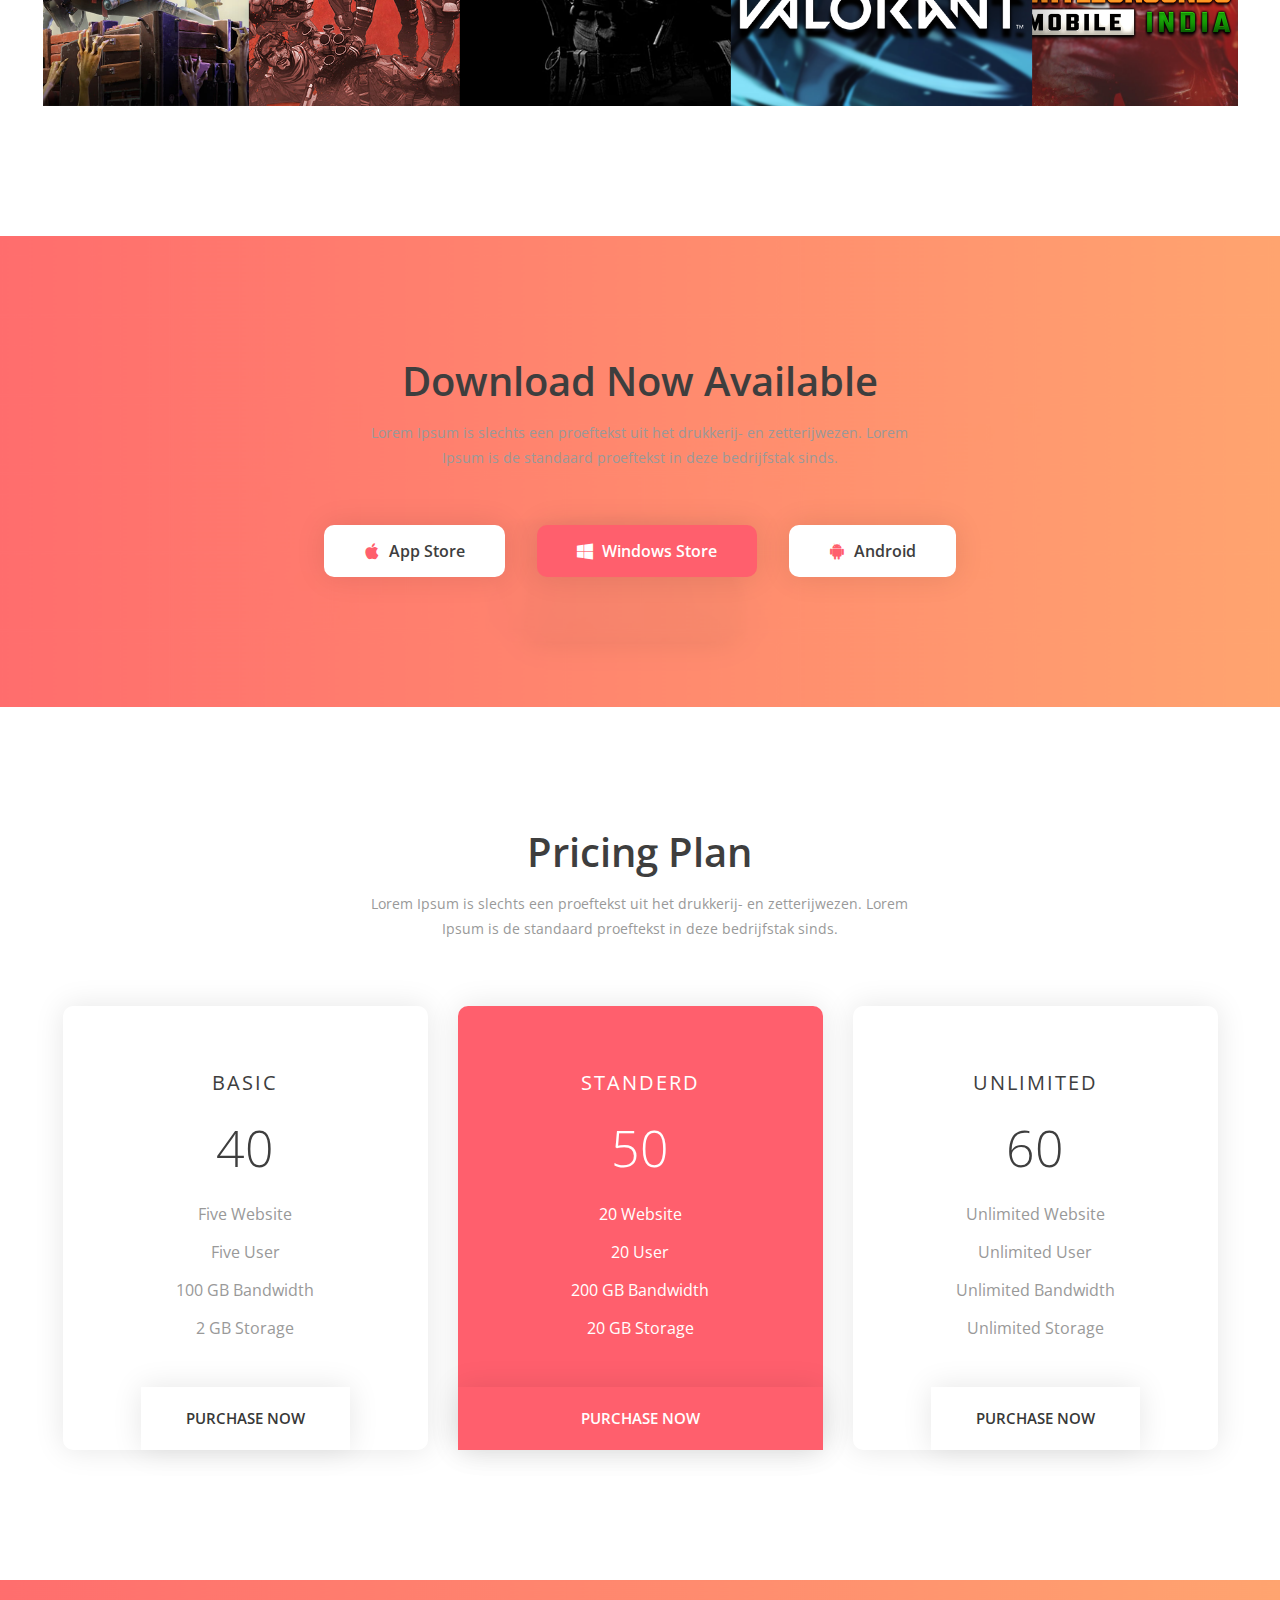
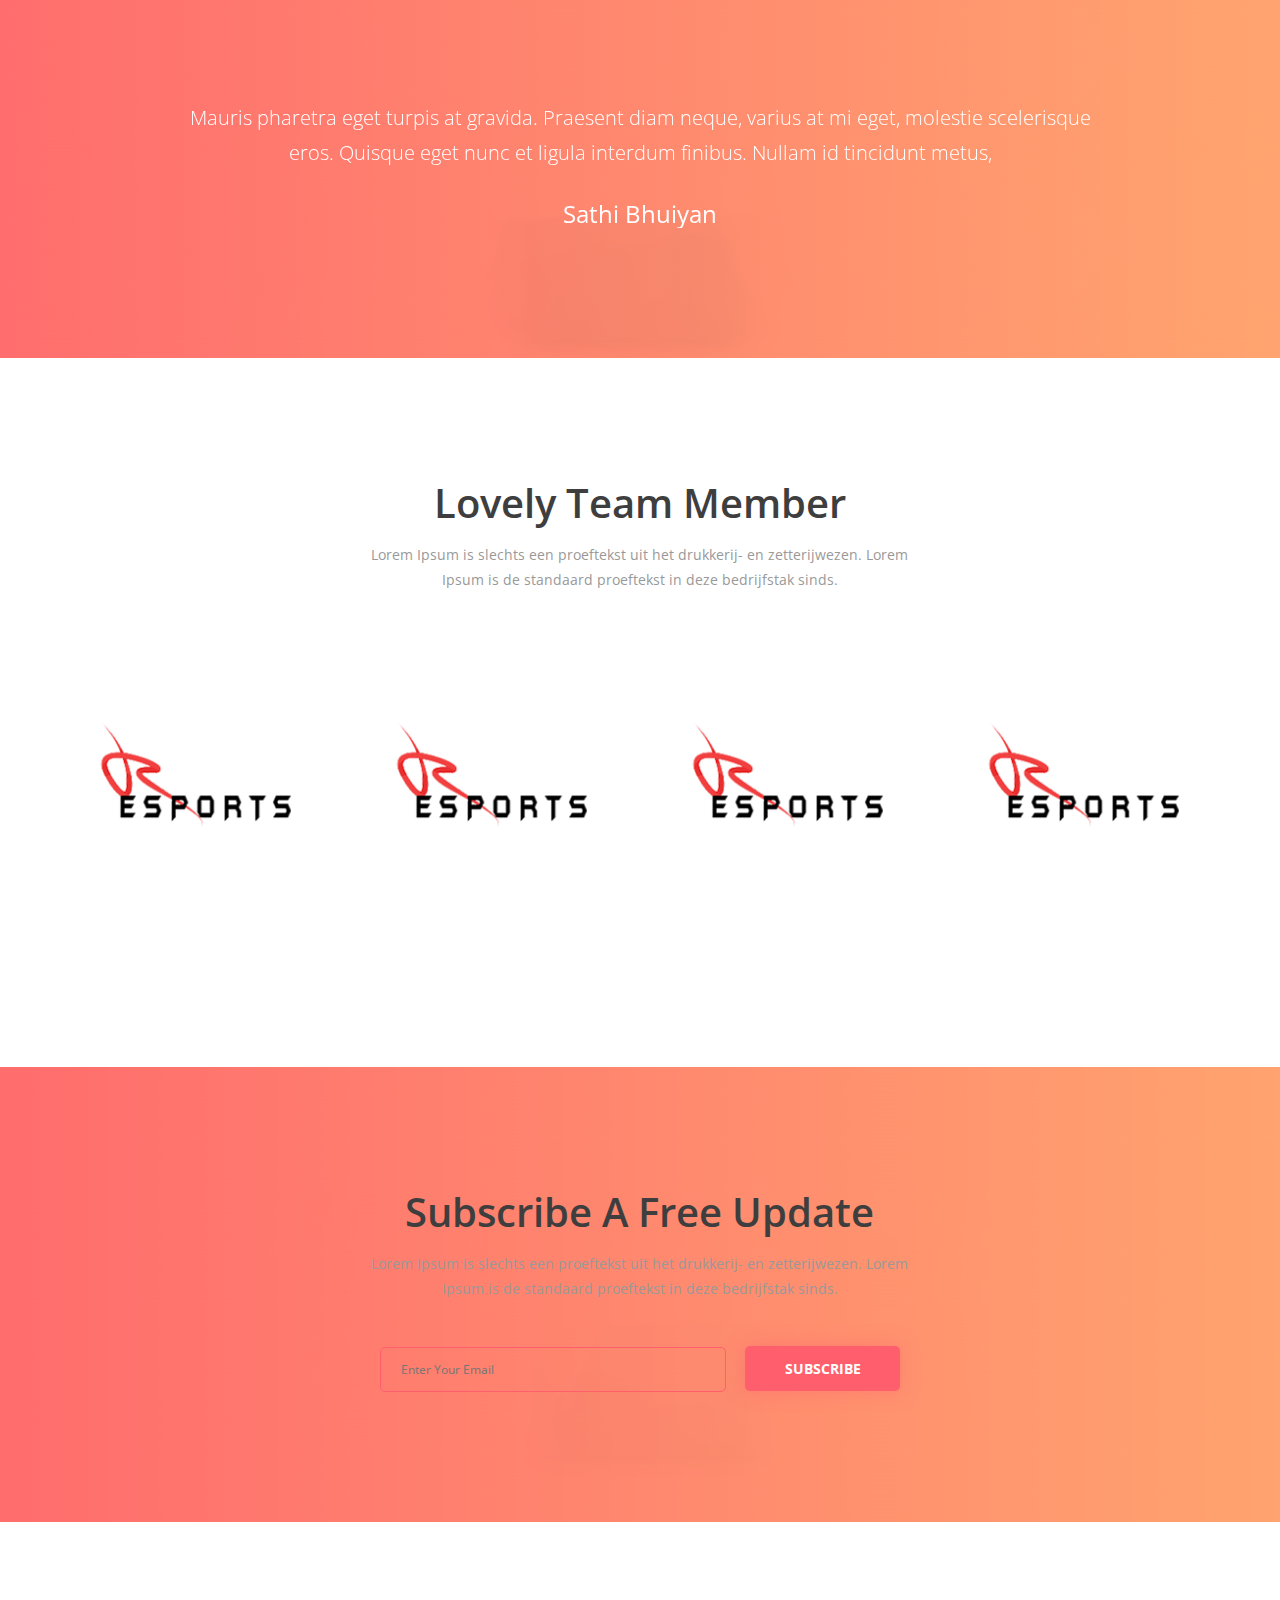
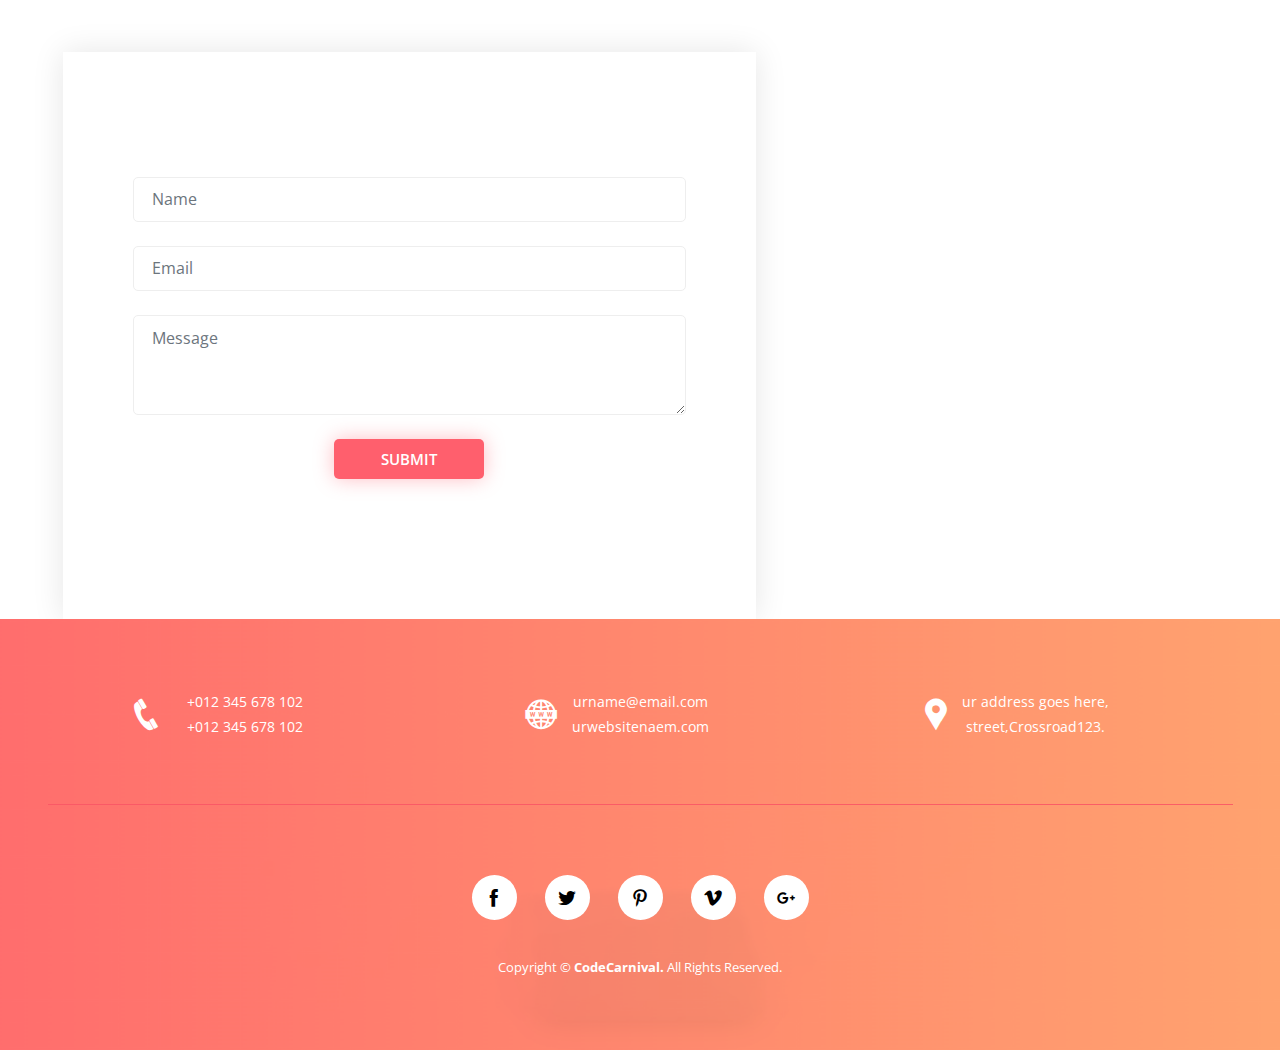
<file: bg-three.html>
<!doctype html>
<html class="no-js" lang="zxx">

<head>
	<meta charset="utf-8">
	<meta http-equiv="x-ua-compatible" content="ie=edge">
	<title>Moto - App Landing Page</title>
	<meta name="description" content="">
	<meta name="viewport" content="width=device-width, initial-scale=1">

	<link rel="shortcut icon" type="image/x-icon" href="img/icon/favicon.png">
	<!-- Place favicon.ico in the root directory -->

	<!-- all css here -->
	<link rel="stylesheet" href="css/bootstrap.min.css">
	<link rel="stylesheet" href="css/font-awesome.min.css">
	<link rel="stylesheet" href="css/icofont.css">
	<link rel="stylesheet" href="css/meanmenu.min.css">
	<link rel="stylesheet" href="css/slick.css">
	<link rel="stylesheet" href="css/owl.carousel.css">
	<link rel="stylesheet" href="css/magnific-popup.css">
	<link rel="stylesheet" href="css/animated-headlines.css">
	<link rel="stylesheet" href="css/shortcode/shortcodes.css">
	<link rel="stylesheet" href="style.css">
	<link rel="stylesheet" href="css/responsive.css">
	<script src="js/vendor/modernizr-3.11.2.min.js"></script>
</head>

<body data-bs-spy="scroll" data-bs-target="#navigation" data-bs-offset="0" tabindex="0">
	<!--[if lt IE 8]>
            <p class="browserupgrade">You are using an <strong>outdated</strong> browser. Please <a href="http://browsehappy.com/">upgrade your browser</a> to improve your experience.</p>
        <![endif]-->

	<!-- header area start -->
	<header>
		<nav id="header-top" class="navbar navbar-expand-md">
			<div class="container">
				<div class="navbar-header">
					<button type="button" class="navbar-toggler" type="button" data-bs-toggle="collapse"
						data-bs-target="#navigation" aria-controls="navigation" aria-expanded="false"
						aria-label="Toggle navigation">
						<span class="icon-bar"></span>
						<span class="icon-bar"></span>
						<span class="icon-bar"></span>
					</button>
					<a class="navbar-brand" href="#"><img src="img/icon/logo.png" alt="logo" class="img-responsive"></a>
				</div>
				<div class="collapse navbar-collapse" id="navigation">
					<ul class="nav nav-pills navbar-nav navbar-right">
						<li class="nav-item"><a class="nav-link active" aria-current="page" href="#slider-area">Home</a>
						</li>
						<li class="nav-item"><a class="nav-link" href="#about">About</a></li>
						<li class="nav-item"><a class="nav-link" href="#features">Features</a></li>
						<li class="nav-item"><a class="nav-link" href="#pricing">Pricing</a></li>
						<li class="nav-item"><a class="nav-link" href="#client">Client</a></li>
						<li class="nav-item"><a class="nav-link" href="#team">Team</a></li>
						<li class="nav-item"><a class="nav-link" href="#contact">Contact</a></li>
						<li class="nav-item"><a class="nav-link download-btn" href="#contact-area">Download</a></li>
					</ul>
				</div>
			</div>
		</nav>
	</header>
	<!-- header area end -->
	<!-- hero area start -->
	<div class="hero-area slider-3" id="slider-area">
		<div class="slider">
			<div class="container">
				<div class="row">
					<div class="offset-md-4 col-md-8">
						<div class="hero-text mr-ri-l">
							<h1>Moto All solution Head</h1>
							<p>Nulla aliquet, erat a egestas lacinia, leo libero dapibus nisl, quis pulvinar dolor justo
								id turpis. Nulla odio orci.</p>
							<a href="#" class="hero-btn">Download</a>
						</div>
					</div>
				</div>
			</div>
		</div>
	</div>
	<!-- hero area end -->
	<!-- service area start -->
	<section class="service-area gray-bg">
		<div class="container">
			<div class="row">
				<div class="col-lg-4 col-md-6">
					<div class="single-service">
						<div class="service-icon">
							<img src="img/icon/service-icon-1.png" alt="">
						</div>
						<div class="service-content">
							<h2>Easy To Customize</h2>
							<p>Lorem Ipsum is slechts een preksts uit het drukkerij- en zetterija Lorem Ipsum is de
								stan.</p>
						</div>
					</div>
				</div>
				<div class="col-lg-4 col-md-6">
					<div class="single-service">
						<div class="service-icon">
							<img src="img/icon/service-icon-2.png" alt="">
						</div>
						<div class="service-content">
							<h2>Awesome Design</h2>
							<p>Lorem Ipsum is slechts een preksts uit het drukkerij- en zetterija Lorem Ipsum is de
								stan.</p>
						</div>
					</div>
				</div>
				<div class="col-lg-4 col-md-6">
					<div class="single-service">
						<div class="service-icon">
							<img src="img/icon/service-icon-3.png" alt="">
						</div>
						<div class="service-content">
							<h2>Easy To Use</h2>
							<p>Lorem Ipsum is slechts een preksts uit het drukkerij- en zetterija Lorem Ipsum is de
								stan.</p>
						</div>
					</div>
				</div>
			</div>
		</div>
	</section>
	<!-- service area start -->
	<!-- About area start -->
	<section id="about" class="about-area pt-130">
		<div class="container">
			<div class="row">
				<div class="col-md-6">
					<div class="about-content">
						<h2>About Moto App</h2>
						<p>Lorem Ipsum is slechts een proeftekst uit het drukkerij- en zetterijwezeny. LorIpsum is de
							standaard proeftekst in deze bedrijfstak sinds de 16eeeue, toen een okende drukker een
							zethaak met letters nam en ze husselde om een font-catalogmaken. Het heeft niet alleen vijf
							eeuwen</p>
						<p>overleefd maar is ook, vrijwel onveranderd, overgenomen in elektronische zetting. Het is in
							de jaren '60 populair geworden met de introductie vanlad Letraset velle met Lorem Ipsum
							passages.</p>
						<a class="hero-btn video-popup" href="https://www.youtube.com/watch?v=fkoEj95puX0"><i
								class="icofont icofont-play-alt-2"></i> Watch Our Video</a>
					</div>
				</div>
				<div class="col-md-6">
					<div class="about-img">
						<img src="img/other/about.png" alt="" />
					</div>
				</div>
			</div>
		</div>
	</section>
	<!-- About area End -->
	<!-- Feature area start -->
	<section id="features" class="feature-area gray-bg pt-128 pb-70">
		<div class="container">
			<div class="row">
				<div class="col-12">
					<div class="section-heading pb-55 text-center">
						<h2>Best Features</h2>
						<p>Lorem Ipsum is slechts een proeftekst uit het drukkerij- en zetterijwezen. Lorem Ipsum is de
							standaard proeftekst in deze bedrijfstak sinds.</p>
					</div>
				</div>
			</div>
			<div class="row">
				<div class="col-lg-4 col-md-6">
					<div class="awesome-feature text-center">
						<div class="awesome-feature-icon">
							<span><i class="icofont icofont-alarm"></i></span>
						</div>
						<div class="awesome-feature-details">
							<h5>Notification Viewing</h5>
							<p>Lorem Ipsum is slechts een proeftekst uit het drukkerij- en zetterijwezen. Lorem stand
							</p>
						</div>
					</div>
				</div>
				<div class="col-lg-4 col-md-6">
					<div class="awesome-feature text-center">
						<div class="awesome-feature-icon">
							<span><i class="icofont icofont-light-bulb"></i></span>
						</div>
						<div class="awesome-feature-details">
							<h5>Creative Design</h5>
							<p>Lorem Ipsum is slechts een proeftekst uit het drukkerij- en zetterijwezen. Lorem stand
							</p>
						</div>
					</div>
				</div>
				<div class="col-lg-4 col-md-6">
					<div class="awesome-feature text-center">
						<div class="awesome-feature-icon">
							<span><i class="icofont icofont-code"></i></span>
						</div>
						<div class="awesome-feature-details">
							<h5>Clean Code</h5>
							<p>Lorem Ipsum is slechts een proeftekst uit het drukkerij- en zetterijwezen. Lorem stand
							</p>
						</div>
					</div>
				</div>
			</div>
			<div class="row">
				<div class="col-lg-4 col-md-6">
					<div class="awesome-feature text-center">
						<div class="awesome-feature-icon">
							<span><i class="icofont icofont-ui-video-chat"></i></span>
						</div>
						<div class="awesome-feature-details">
							<h5>Full Free Video Call</h5>
							<p>Lorem Ipsum is slechts een proeftekst uit het drukkerij- en zetterijwezen. Lorem stand
							</p>
						</div>
					</div>
				</div>
				<div class="col-lg-4 col-md-6">
					<div class="awesome-feature text-center">
						<div class="awesome-feature-icon">
							<span><i class="icofont icofont-ui-head-phone"></i></span>
						</div>
						<div class="awesome-feature-details">
							<h5>Great Support</h5>
							<p>Lorem Ipsum is slechts een proeftekst uit het drukkerij- en zetterijwezen. Lorem stand
							</p>
						</div>
					</div>
				</div>
				<div class="col-lg-4 col-md-6">
					<div class="awesome-feature text-center">
						<div class="awesome-feature-icon">
							<span><i class="icofont icofont-heart"></i></span>
						</div>
						<div class="awesome-feature-details">
							<h5>Unlimited Features</h5>
							<p>Lorem Ipsum is slechts een proeftekst uit het drukkerij- en zetterijwezen. Lorem stand
							</p>
						</div>
					</div>
				</div>
			</div>
		</div>
	</section>
	<!-- Feature feature area end -->
	<!-- How it work start -->
	<section class="how-work-area pt-130 pb-125 bg-1">
		<div class="container">
			<div class="row">
				<div class="col-lg-6">
					<div class="how-work-right text-center">
						<img src="img/other/work.png" alt="" />
					</div>
				</div>
				<div class="col-lg-6">
					<div class="how-work-left mt-90">
						<h2>How It Work?</h2>
						<div class="how-work-tab mt-55">
							<ul class="nav">
								<li><a class="active" data-bs-toggle="tab" href="#home">1. Download</a></li>
								<li><a data-bs-toggle="tab" href="#menu1">2. Install</a></li>
								<li><a data-bs-toggle="tab" href="#menu2">3. Run</a></li>
							</ul>
							<div class="tab-content">
								<div id="home" class="mt-45 tab-pane fade show active">
									<p>Lorem Ipsum is slechts een proeftekst uit het drukkerij- en bnzetterijwezen.
										Lorem Ipsum is de standaard proeftekst in deze bedrijfstak sinds de 16esss eeuw,
										toen een onbekende drukker een zethaak met letters nam en ze husselde om een
										font-catalogus te maken. </p>
									<p>overleefd maar is ook, vrijwel onveranderd, overgenomen in elektronischess
										letterzetting. Het is in de jaren '60 populair geworden met de introductie van
										Letraset vellen Lorem Ipsum passages.</p>
								</div>
								<div id="menu1" class="mt-45 tab-pane fade">
									<p>Lorem Ipsum is slechts een proeftekst uit het drukkerij- en bnzetterijwezen.
										Lorem Ipsum is de standaard proeftekst in deze bedrijfstak sinds de 16esss eeuw,
										toen een onbekende drukker een zethaak met letters nam en ze husselde om een
										font-catalogus te maken. </p>
									<p>overleefd maar is ook, vrijwel onveranderd, overgenomen in elektronischess
										letterzetting. Het is in de jaren '60 populair geworden met de introductie van
										Letraset vellen Lorem Ipsum passages.</p>
								</div>
								<div id="menu2" class="mt-45 tab-pane fade">
									<p>Lorem Ipsum is slechts een proeftekst uit het drukkerij- en bnzetterijwezen.
										Lorem Ipsum is de standaard proeftekst in deze bedrijfstak sinds de 16esss eeuw,
										toen een onbekende drukker een zethaak met letters nam en ze husselde om een
										font-catalogus te maken. </p>
									<p>overleefd maar is ook, vrijwel onveranderd, overgenomen in elektronischess
										letterzetting. Het is in de jaren '60 populair geworden met de introductie van
										Letraset vellen Lorem Ipsum passages.</p>
								</div>
							</div>
						</div>
					</div>
				</div>
			</div>
		</div>
	</section>
	<!-- How it work End -->
	<!-- fun fact area start -->
	<section class="funfact-area bg-2 pt-125 pb-130">
		<div class="container">
			<div class="row">
				<div class="col-md-3">
					<div class="single-fact text-center">
						<h2 class="counter">200</h2>
						<h5>Downloads</h5>
					</div>
				</div>
				<div class="col-md-3">
					<div class="single-fact text-center">
						<h2 class="counter">1000</h2>
						<h5>Active Installs</h5>
					</div>
				</div>
				<div class="col-md-3">
					<div class="single-fact text-center">
						<h2 class="counter">80</h2>
						<h5>Happy Clients</h5>
					</div>
				</div>
				<div class="col-md-3">
					<div class="single-fact text-center">
						<h2 class="counter">100</h2>
						<h5>Total App Rat</h5>
					</div>
				</div>
			</div>
		</div>
	</section>
	<!-- fun fact area end -->
	<!-- app screenshot area start -->
	<section class="screenshot-area pt-130 pb-130">
		<div class="container">
			<div class="row">
				<div class="col-12">
					<div class="section-heading pb-55 text-center">
						<h2>App Screenshots</h2>
						<p>Lorem Ipsum is slechts een proeftekst uit het drukkerij- en zetterijwezen. Lorem Ipsum is de
							standaard proeftekst in deze bedrijfstak sinds.</p>
					</div>
				</div>
			</div>
			<div class="row">
				<div class="col-12">
					<div class="screenshot-slider">
						<div class="single-screenshot">
							<div class="image">
								<img src="img/screenshot/1.png" alt="">
							</div>
						</div>
						<div class="single-screenshot">
							<div class="image">
								<img src="img/screenshot/2.png" alt="">
							</div>
						</div>
						<div class="single-screenshot">
							<div class="image">
								<img src="img/screenshot/3.png" alt="">
							</div>
						</div>
						<div class="single-screenshot">
							<div class="image">
								<img src="img/screenshot/4.png" alt="">
							</div>
						</div>
						<div class="single-screenshot">
							<div class="image">
								<img src="img/screenshot/5.png" alt="">
							</div>
						</div>
					</div>
				</div>
			</div>
		</div>
	</section>
	<!-- app screenshot area end -->
	<!-- Download Area Start -->
	<section class="download-area bg-3 ptb-130">
		<div class="container">
			<div class="row">
				<div class="col-12">
					<div class="section-heading text-center pb-45">
						<h2>Download Now Available</h2>
						<p>Lorem Ipsum is slechts een proeftekst uit het drukkerij- en zetterijwezen. Lorem Ipsum is de
							standaard proeftekst in deze bedrijfstak sinds.</p>
					</div>
				</div>
			</div>
			<div class="row">
				<div class="col-12">
					<div class="download-option-btn text-center">
						<ul>
							<li>
								<a href="#"><i class="icofont icofont-brand-apple"></i> App Store</a>
								<a class="active" href="#"><i class="icofont icofont-brand-windows"></i> Windows
									store</a>
								<a href="#"><i class="icofont icofont-brand-android-robot"></i> Android</a>
							</li>
						</ul>
					</div>
				</div>
			</div>
		</div>
	</section>
	<!-- Download Area End -->
	<!-- Pricing Plan Area Start -->
	<section id="pricing" class="pricing-area pt-130 pb-100">
		<div class="container">
			<div class="row">
				<div class="col-12">
					<div class="section-heading pb-55 text-center">
						<h2>Pricing Plan</h2>
						<p>Lorem Ipsum is slechts een proeftekst uit het drukkerij- en zetterijwezen. Lorem Ipsum is de
							standaard proeftekst in deze bedrijfstak sinds.</p>
					</div>
				</div>
			</div>
			<div class="row">
				<div class="col-lg-4 col-md-6">
					<div class="pricing-single white-bg text-center mb-30">
						<div class="price-titel uppercase">
							<h4>BASIC</h4>
						</div>
						<div class="pricing-price">
							<span>40</span>
						</div>
						<div class="price-decs">
							<ul>
								<li>Five Website</li>
								<li>Five User</li>
								<li>100 GB Bandwidth</li>
								<li>2 GB Storage</li>
							</ul>
						</div>
						<div class="ordr-btn uppercase">
							<a href="#">Purchase Now</a>
						</div>
					</div>
				</div>
				<div class="col-lg-4 col-md-6">
					<div class="pricing-single active white-bg text-center mb-30">
						<div class="price-titel uppercase">
							<h4>STANDERD</h4>
						</div>
						<div class="pricing-price">
							<span>50</span>
						</div>
						<div class="price-decs">
							<ul>
								<li>20 Website</li>
								<li>20 User</li>
								<li>200 GB Bandwidth</li>
								<li>20 GB Storage</li>
							</ul>
						</div>
						<div class="ordr-btn uppercase">
							<a href="#">Purchase Now</a>
						</div>
					</div>
				</div>
				<div class="col-lg-4 col-md-6">
					<div class="pricing-single white-bg text-center mb-30">
						<div class="price-titel uppercase">
							<h4>UNLIMITED</h4>
						</div>
						<div class="pricing-price">
							<span>60</span>
						</div>
						<div class="price-decs">
							<ul>
								<li>Unlimited Website</li>
								<li>Unlimited User</li>
								<li>Unlimited Bandwidth</li>
								<li>Unlimited Storage</li>
							</ul>
						</div>
						<div class="ordr-btn uppercase">
							<a href="#">Purchase Now</a>
						</div>
					</div>
				</div>
			</div>
		</div>
	</section>
	<!-- Pricing Plan Area End -->
	<!-- Testimonial Area Start -->
	<section id="client" class="testimonial-area pt-120 pb-130 bg-4">
		<div class="container">
			<div class="row">
				<div class="testimonial-active owl-carousel">
					<div class="col-12">
						<div class="testimonial-desc text-center">
							<p>Mauris pharetra eget turpis at gravida. Praesent diam neque, varius at mi eget, molestie
								scelerisque eros. Quisque eget nunc et ligula interdum finibus. Nullam id tincidunt
								metus, </p>
							<h4>Sathi Bhuiyan</h4>
						</div>
					</div>
					<div class="col-12">
						<div class="testimonial-desc text-center">
							<p>Mauris pharetra eget turpis at gravida. Praesent diam neque, varius at mi eget, molestie
								scelerisque eros. Quisque eget nunc et ligula interdum finibus. Nullam id tincidunt
								metus, </p>
							<h4>Al Mamun</h4>
						</div>
					</div>
					<div class="col-12">
						<div class="testimonial-desc text-center">
							<p>Mauris pharetra eget turpis at gravida. Praesent diam neque, varius at mi eget, molestie
								scelerisque eros. Quisque eget nunc et ligula interdum finibus. Nullam id tincidunt
								metus, </p>
							<h4>Salim Rana</h4>
						</div>
					</div>
				</div>
			</div>
		</div>
	</section>
	<!-- Testimonial Area End -->
	<!-- Team Area Start -->
	<section id="team" class="team-area ptb-130">
		<div class="container">
			<div class="row">
				<div class="col-12">
					<div class="section-heading pb-55 text-center">
						<h2>Lovely Team Member</h2>
						<p>Lorem Ipsum is slechts een proeftekst uit het drukkerij- en zetterijwezen. Lorem Ipsum is de
							standaard proeftekst in deze bedrijfstak sinds.</p>
					</div>
				</div>
			</div>
			<div class="row">
				<div class="col-lg-3 col-md-6">
					<div class="team-single">
						<img src="img/team/1.png" alt="" />
						<div class="team-overlay text-center">
							<h5>Sathi Bhuiyan</h5>
							<h6>Lovely Designer</h6>
						</div>
					</div>
				</div>
				<div class="col-lg-3 col-md-6">
					<div class="team-single">
						<img src="img/team/2.png" alt="" />
						<div class="team-overlay text-center">
							<h5>Kausar Al Mamun</h5>
							<h6>Lovely Designer</h6>
						</div>
					</div>
				</div>
				<div class="col-lg-3 col-md-6">
					<div class="team-single">
						<img src="img/team/3.png" alt="" />
						<div class="team-overlay text-center">
							<h5>Nirob Khan</h5>
							<h6>Lovely Designer</h6>
						</div>
					</div>
				</div>
				<div class="col-lg-3 col-md-6">
					<div class="team-single">
						<img src="img/team/4.png" alt="" />
						<div class="team-overlay text-center">
							<h5>Salim Rana</h5>
							<h6>Lovely Designer</h6>
						</div>
					</div>
				</div>
			</div>
		</div>
	</section>
	<!-- Team Area End -->
	<!-- Subcribe Area Start -->
	<section class="subcribe-area pt-130 pb-115 bg-6">
		<div class="container">
			<div class="row">
				<div class="col-12">
					<div class="section-heading pb-35 text-center">
						<h2>Subscribe a free update</h2>
						<p>Lorem Ipsum is slechts een proeftekst uit het drukkerij- en zetterijwezen. Lorem Ipsum is de
							standaard proeftekst in deze bedrijfstak sinds.</p>
					</div>
				</div>
			</div>
			<div class="row">
				<div class="col-12">
					<div class="subcribe-form text-center">
						<form id="mc-form">
							<input autocomplete="off" placeholder="Enter Your Email" type="text">
							<button type="submit">Subscribe</button>
							<!-- mailchimp-alerts Start -->
							<div class="mailchimp-alerts text-centre">
								<div class="mailchimp-submitting"></div>
								<div class="mailchimp-success"></div>
								<div class="mailchimp-error"></div>
							</div>
							<!-- mailchimp-alerts end -->
						</form>
					</div>
				</div>
			</div>
		</div>
	</section>
	<!-- Subcribe Area End -->
	<!-- Contact Area Start -->
	<div id="contact" class="contact-area pt-130">
		<div class="container">
			<div class="row">
				<div class="col-12">
					<div class="contact-wrap">
						<!-- Contact Form -->
						<form id="contact-form" class="form contact-form"
							action="https://whizthemes.com/mail-php/other/mail.php">
							<div class="row">
								<div class="form-group col-12">
									<input type="text" name="con_name" class="form-control" id="first-name"
										placeholder="Name" required="required">
								</div>
								<div class="form-group col-12 mt-4">
									<input type="email" name="con_email" class="form-control" id="email"
										placeholder="Email" required="required">
								</div>
								<div class="form-group description col-12 mbnone mt-4">
									<textarea rows="3" name="con_message" class="form-control" id="description"
										placeholder="Message" required="required"></textarea>
								</div>
								<div class="col-12 mt-4">
									<div class="actions text-center">
										<button type="submit" name="submit" class="btn btn-lg btn-contact-bg"
											title="Submit Your Message!">submit</button>
										<p class="form-messege"></p>
									</div>
								</div>
							</div>
						</form>
						<!-- Contact Form -->
						<!-- Google Map -->
						<div class="google-map">
							<iframe class="contact-map-size"
								src="https://www.google.com/maps/embed?pb=!1m18!1m12!1m3!1d193595.15830869428!2d-74.119763973046!3d40.69766374874431!2m3!1f0!2f0!3f0!3m2!1i1024!2i768!4f13.1!3m3!1m2!1s0x89c24fa5d33f083b%3A0xc80b8f06e177fe62!2sNew%20York%2C%20NY%2C%20USA!5e0!3m2!1sen!2sbd!4v1613802584124!5m2!1sen!2sbd"
								allowfullscreen="" loading="lazy">
							</iframe>
						</div>
						<!-- Google Map -->
					</div>
				</div>
			</div>
		</div>
	</div>
	<!-- Contact Area End -->
	<!-- Copyright Area Start -->
	<div class="copyright-area bg-5 ptb-70">
		<div class="container">
			<!-- Contact address left -->
			<div class="conct-border row">
				<div class="col-md-4">
					<div class="single-address">
						<div class="media">
							<div class="media-left">
								<i class="icofont icofont-phone"></i>
							</div>
							<div class="media-body text-center">
								<p>+012 345 678 102 <br> +012 345 678 102</p>
							</div>
						</div>
					</div>
				</div>
				<div class="col-md-4">
					<div class="single-address">
						<div class="media">
							<div class="media-left">
								<i class="icofont icofont-web"></i>
							</div>
							<div class="media-body text-center">
								<p>urname@email.com <br> urwebsitenaem.com</p>
							</div>
						</div>
					</div>
				</div>
				<div class="col-md-4">
					<div class="single-address">
						<div class="media">
							<div class="media-left">
								<i class="icofont icofont-social-google-map"></i>
							</div>
							<div class="media-body text-center">
								<p>ur address goes here, <br> street,Crossroad123.</p>
							</div>
						</div>
					</div>
				</div>
			</div>
			<!-- Contact address left -->
			<!-- Copyright right -->
			<div class="row">
				<div class="col-12">
					<div class="copyright-area text-center">
						<!-- Copyright social -->
						<div class="contact-social text-center pt-70 pb-35">
							<ul>
								<li>
									<a href="#"><i class="icofont icofont-social-facebook"></i></a>
								</li>
								<li>
									<a href="#"><i class="icofont icofont-social-twitter"></i></a>
								</li>
								<li>
									<a href="#"><i class="icofont icofont-social-pinterest"></i></a>
								</li>
								<li>
									<a href="#"><i class="icofont icofont-social-vimeo"></i></a>
								</li>
								<li>
									<a href="#"><i class="icofont icofont-social-google-plus"></i></a>
								</li>
							</ul>
						</div>
						<!-- Copyright social -->
						<div class="copyright-text">
							<p>Copyright &copy; <a href="https://themeforest.net/user/codecarnival/portfolio">
									CodeCarnival. </a> All Rights Reserved.</p>
						</div>
						<!-- Copyright text -->
					</div>
				</div>
			</div>
			<!-- Copyright right -->
		</div>
	</div>
	<!-- Copyright Area End -->

	<!-- all js here -->
	<script src="js/vendor/jquery-3.6.0.min.js"></script>
	<script src="js/vendor/jquery-migrate-3.3.2.min.js"></script>
	<script src="js/bootstrap.bundle.min.js"></script>
	<script src="js/owl.carousel.min.js"></script>
	<script src="js/slick.min.js"></script>
	<script src="js/jquery.ajaxchimp.min.js"></script>
	<script src="js/plugins.js"></script>
	<script src="js/main.js"></script>
</body>

</html>
</file>
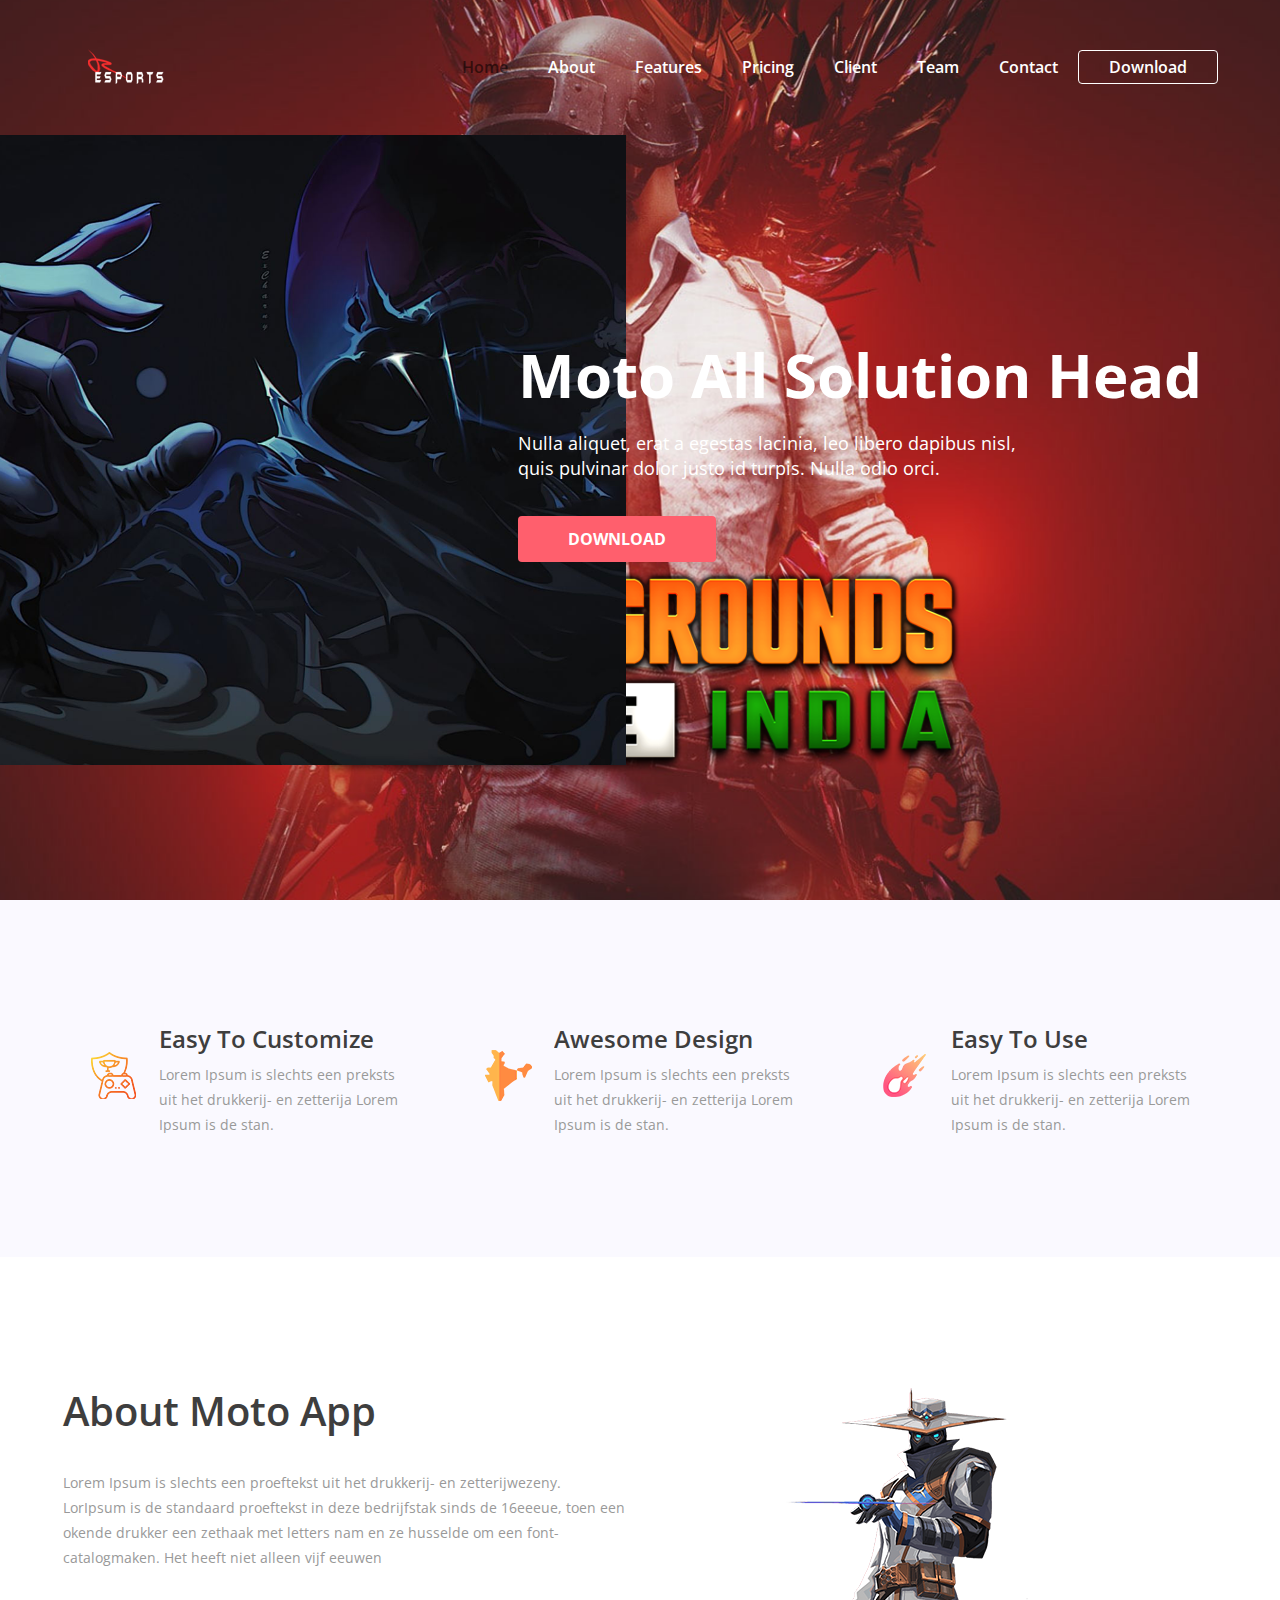
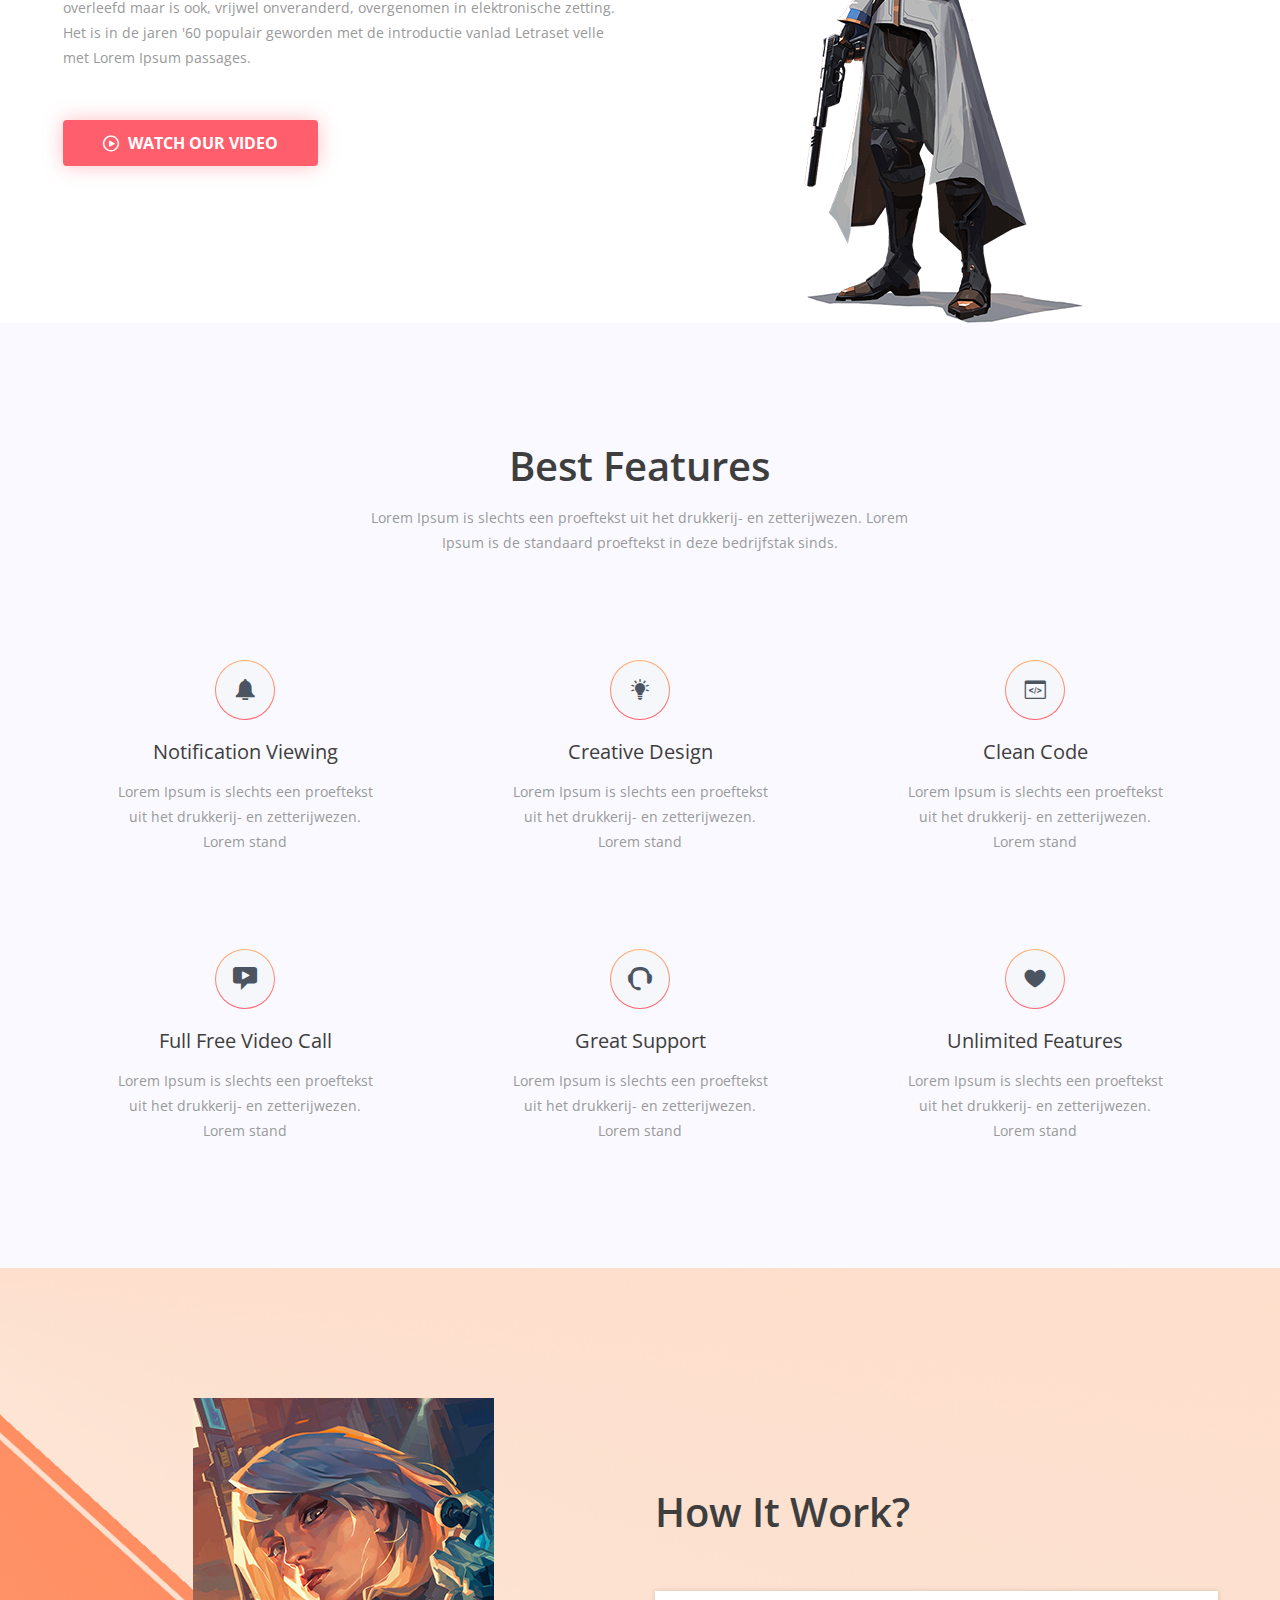
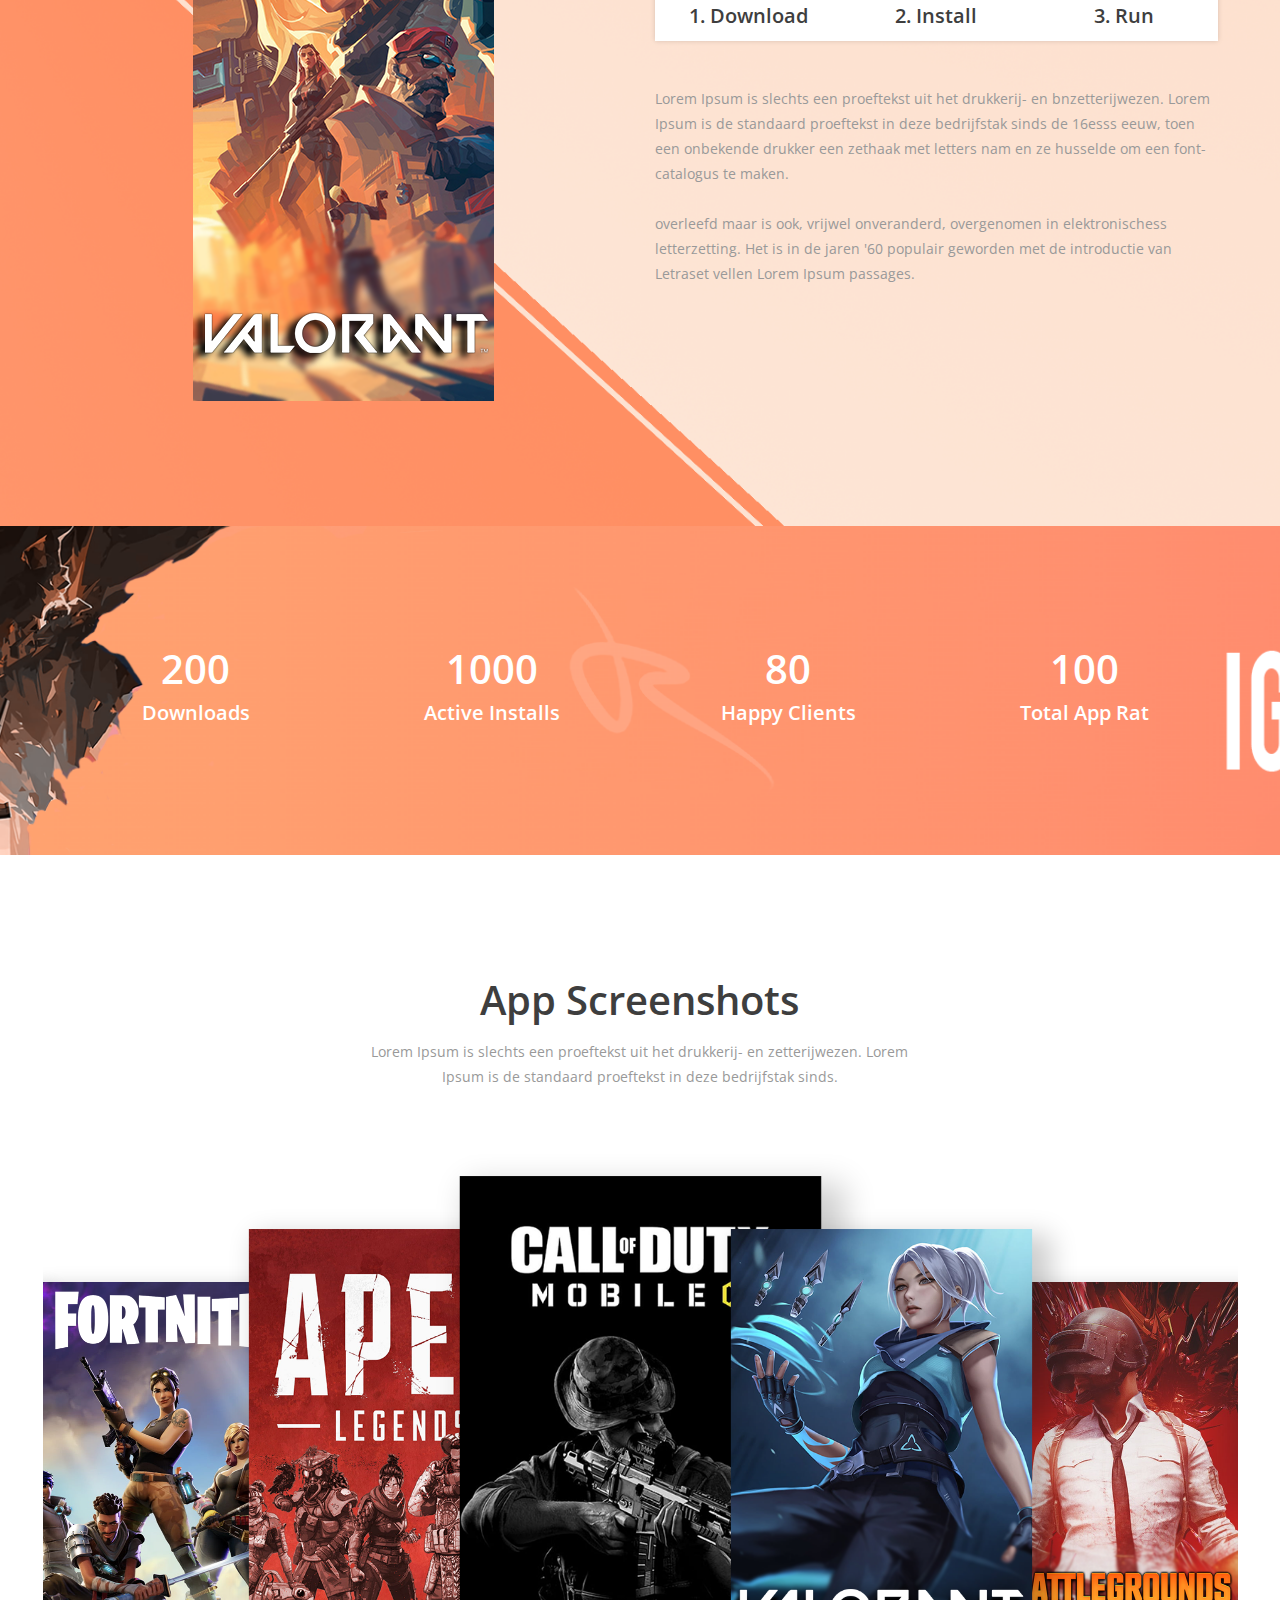
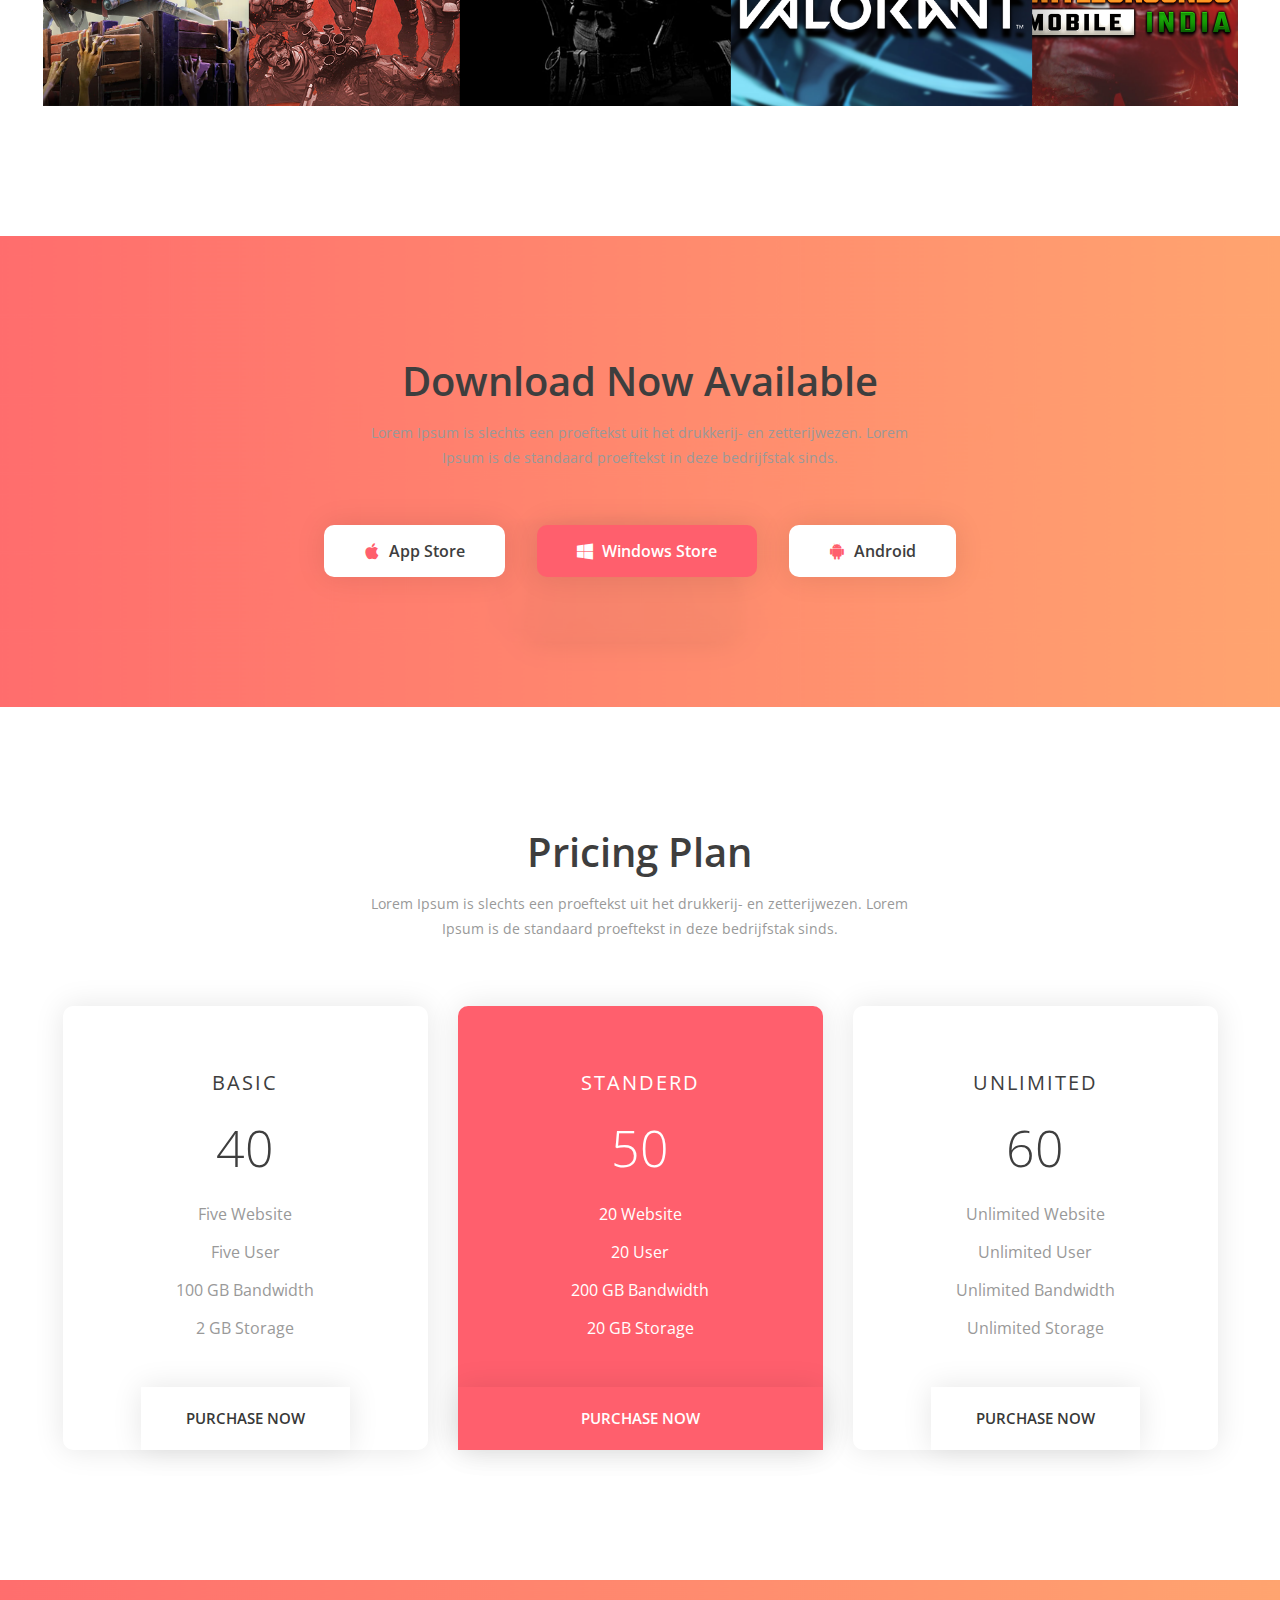
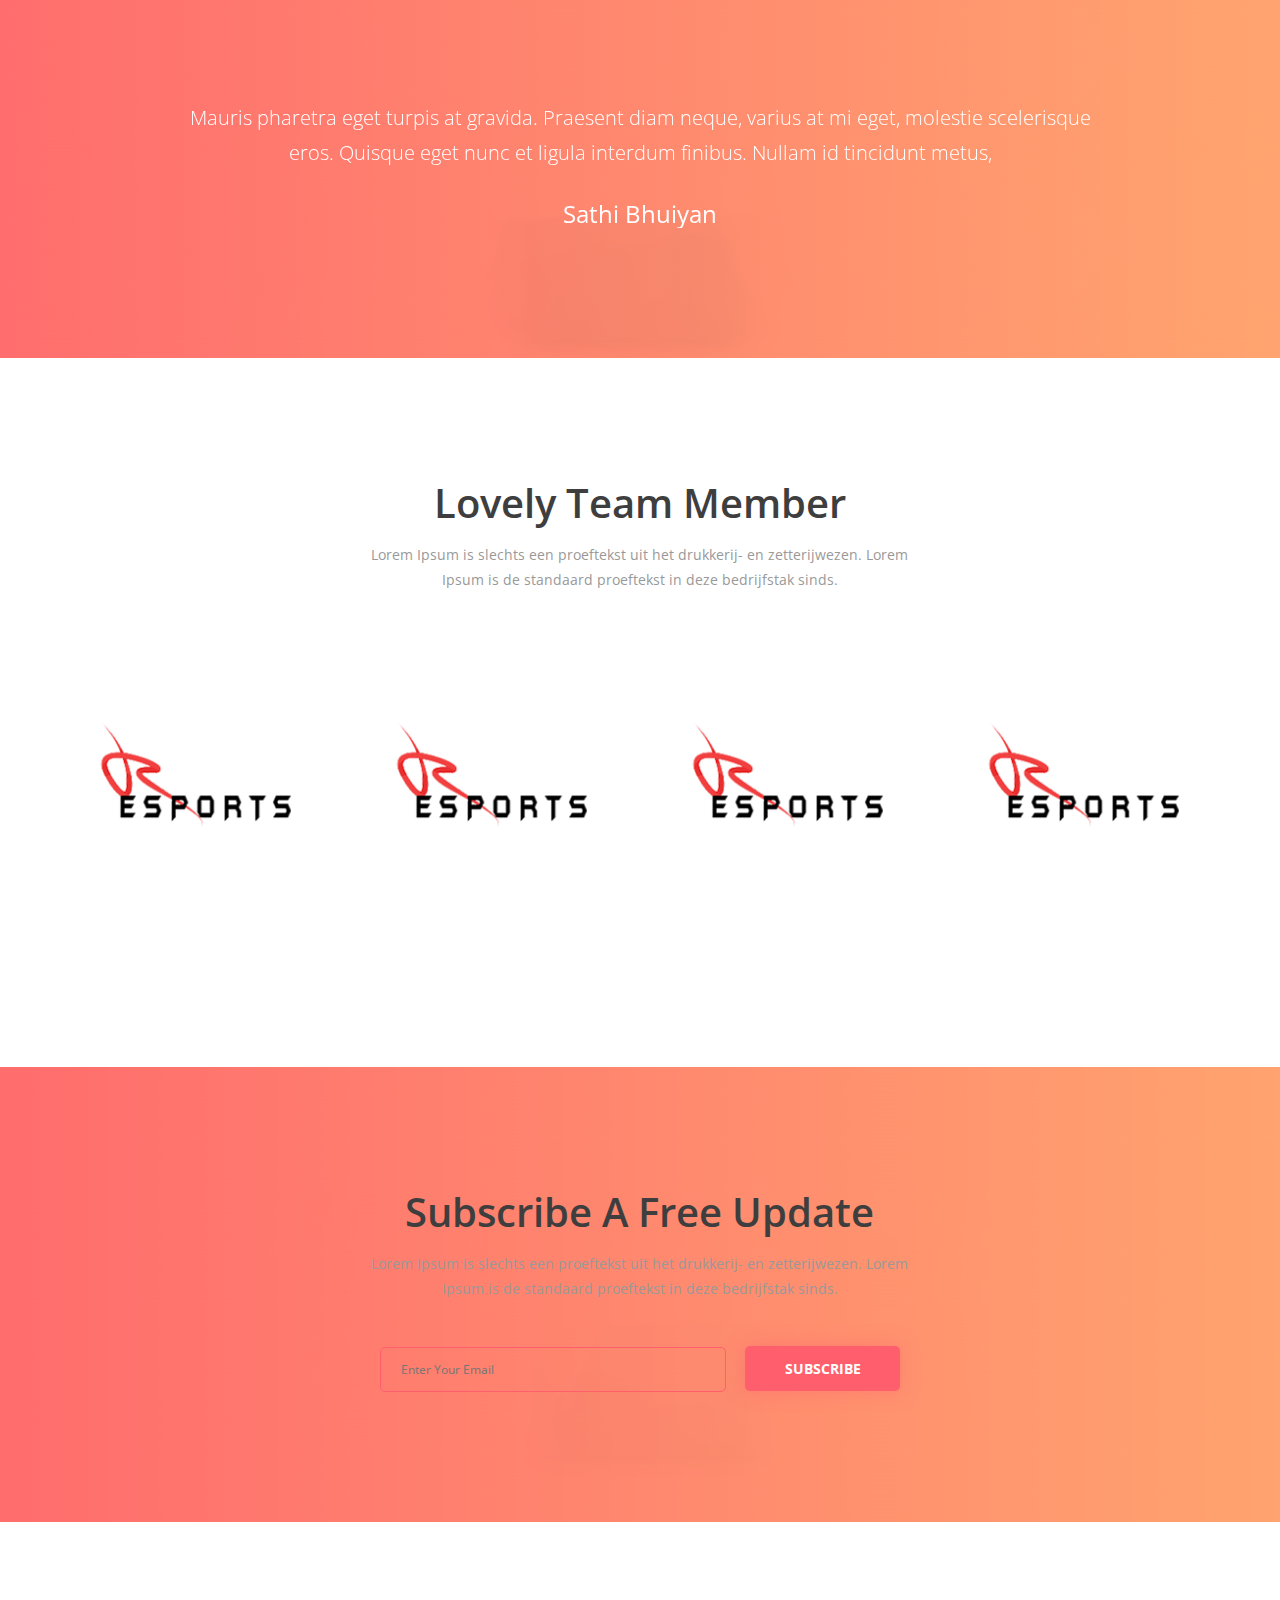
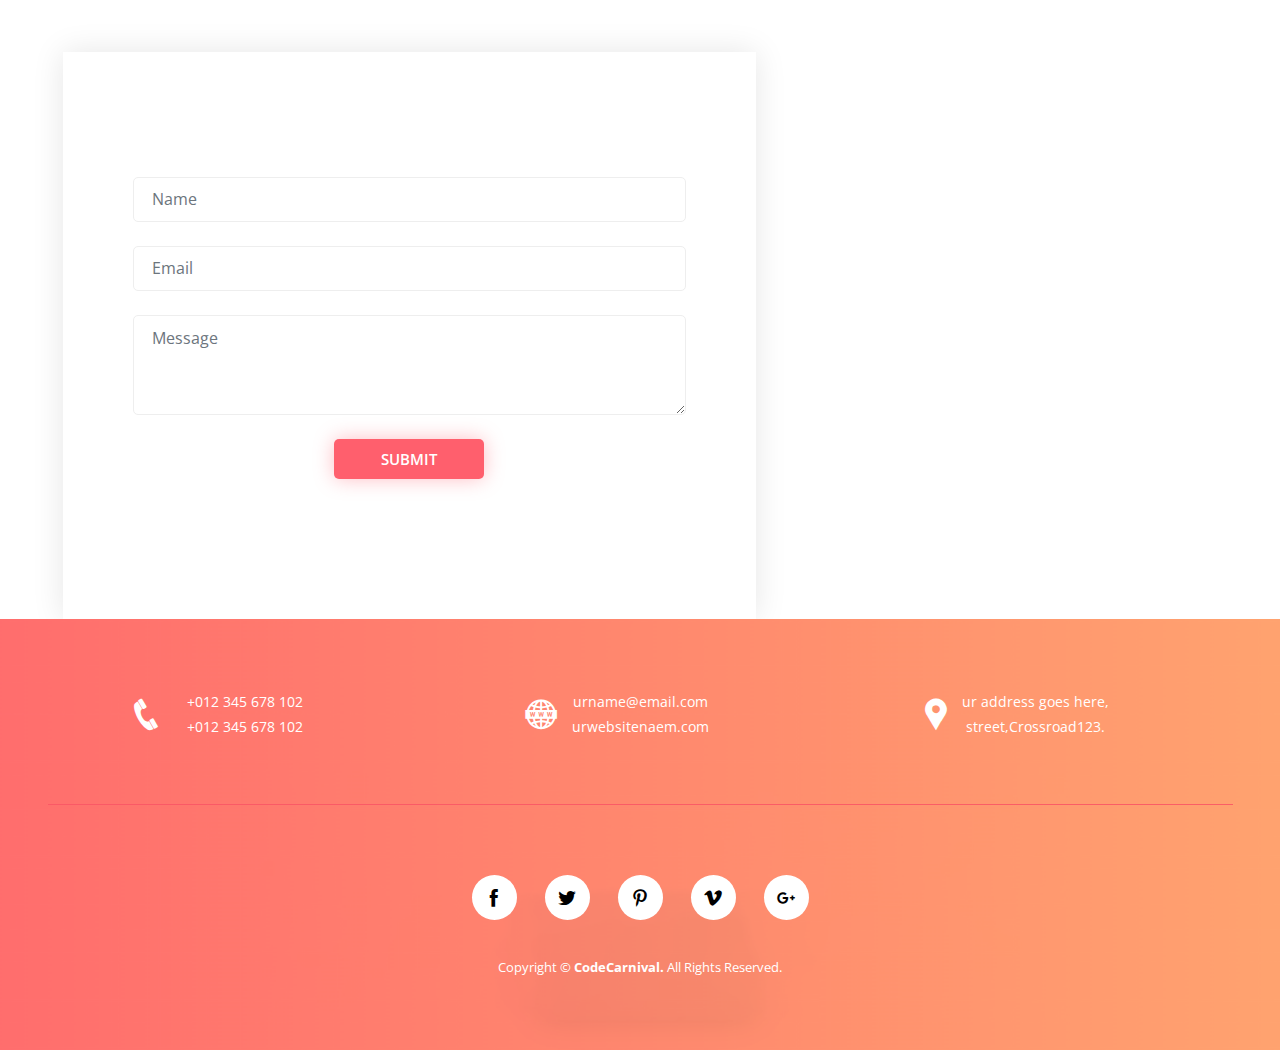
<file: bg-two.html>
<!doctype html>
<html class="no-js" lang="zxx">

<head>
	<meta charset="utf-8">
	<meta http-equiv="x-ua-compatible" content="ie=edge">
	<title>Moto - App Landing Page</title>
	<meta name="description" content="">
	<meta name="viewport" content="width=device-width, initial-scale=1">

	<link rel="shortcut icon" type="image/x-icon" href="img/icon/favicon.png">
	<!-- Place favicon.ico in the root directory -->

	<!-- all css here -->
	<link rel="stylesheet" href="css/bootstrap.min.css">
	<link rel="stylesheet" href="css/font-awesome.min.css">
	<link rel="stylesheet" href="css/icofont.css">
	<link rel="stylesheet" href="css/meanmenu.min.css">
	<link rel="stylesheet" href="css/slick.css">
	<link rel="stylesheet" href="css/owl.carousel.css">
	<link rel="stylesheet" href="css/magnific-popup.css">
	<link rel="stylesheet" href="css/animate.min.css">
	<link rel="stylesheet" href="css/animated-headlines.css">
	<link rel="stylesheet" href="css/shortcode/shortcodes.css">
	<link rel="stylesheet" href="style.css">
	<link rel="stylesheet" href="css/responsive.css">
	<script src="js/vendor/modernizr-3.11.2.min.js"></script>
</head>
<bod data-bs-spy="scroll" data-bs-target="#navigation" data-bs-offset="0" tabindex="0" y>
	<!--[if lt IE 8]>
            <p class="browserupgrade">You are using an <strong>outdated</strong> browser. Please <a href="http://browsehappy.com/">upgrade your browser</a> to improve your experience.</p>
        <![endif]-->

	<!-- header area start -->
	<header>
		<nav id="header-top" class="navbar navbar-expand-md">
			<div class="container">
				<div class="navbar-header">
					<button type="button" class="navbar-toggler" type="button" data-bs-toggle="collapse"
						data-bs-target="#navigation" aria-controls="navigation" aria-expanded="false"
						aria-label="Toggle navigation">
						<span class="icon-bar"></span>
						<span class="icon-bar"></span>
						<span class="icon-bar"></span>
					</button>
					<a class="navbar-brand" href="#"><img src="img/icon/logo.png" alt="logo" class="img-responsive"></a>
				</div>
				<div class="collapse navbar-collapse" id="navigation">
					<ul class="nav nav-pills navbar-nav navbar-right">
						<li class="nav-item"><a class="nav-link active" aria-current="page" href="#slider-area">Home</a>
						</li>
						<li class="nav-item"><a class="nav-link" href="#about">About</a></li>
						<li class="nav-item"><a class="nav-link" href="#features">Features</a></li>
						<li class="nav-item"><a class="nav-link" href="#pricing">Pricing</a></li>
						<li class="nav-item"><a class="nav-link" href="#client">Client</a></li>
						<li class="nav-item"><a class="nav-link" href="#team">Team</a></li>
						<li class="nav-item"><a class="nav-link" href="#contact">Contact</a></li>
						<li class="nav-item"><a class="nav-link download-btn" href="#contact-area">Download</a></li>
					</ul>
				</div>
			</div>
		</nav>
	</header>
	<!-- header area end -->
	<!-- hero area start -->
	<div class="hero-area slider-4" id="slider-area">
		<div class="slider">
			<div class="container">
				<div class="row">
					<div class="offset-md-4 col-md-8">
						<div class="hero-text mr-ri-l">
							<h1>Moto All solution Head</h1>
							<p>Nulla aliquet, erat a egestas lacinia, leo libero dapibus nisl, quis pulvinar dolor justo
								id turpis. Nulla odio orci.</p>
							<a href="#" class="hero-btn">Download</a>
						</div>
					</div>
				</div>
			</div>
			<div class="slide-animation wow slideInLeft" data-wow-duration="2s" data-wow-delay="1s">
				<img src="img/slider/10.png" alt="" />
			</div>
		</div>
	</div>
	<!-- hero area end -->
	<!-- service area start -->
	<section class="service-area gray-bg">
		<div class="container">
			<div class="row">
				<div class="col-lg-4 col-md-6">
					<div class="single-service">
						<div class="service-icon">
							<img src="img/icon/service-icon-1.png" alt="">
						</div>
						<div class="service-content">
							<h2>Easy To Customize</h2>
							<p>Lorem Ipsum is slechts een preksts uit het drukkerij- en zetterija Lorem Ipsum is de
								stan.</p>
						</div>
					</div>
				</div>
				<div class="col-lg-4 col-md-6">
					<div class="single-service">
						<div class="service-icon">
							<img src="img/icon/service-icon-2.png" alt="">
						</div>
						<div class="service-content">
							<h2>Awesome Design</h2>
							<p>Lorem Ipsum is slechts een preksts uit het drukkerij- en zetterija Lorem Ipsum is de
								stan.</p>
						</div>
					</div>
				</div>
				<div class="col-lg-4 col-md-6">
					<div class="single-service">
						<div class="service-icon">
							<img src="img/icon/service-icon-3.png" alt="">
						</div>
						<div class="service-content">
							<h2>Easy To Use</h2>
							<p>Lorem Ipsum is slechts een preksts uit het drukkerij- en zetterija Lorem Ipsum is de
								stan.</p>
						</div>
					</div>
				</div>
			</div>
		</div>
	</section>
	<!-- service area start -->
	<!-- About area start -->
	<section id="about" class="about-area pt-130">
		<div class="container">
			<div class="row">
				<div class="col-md-6">
					<div class="about-content">
						<h2>About Moto App</h2>
						<p>Lorem Ipsum is slechts een proeftekst uit het drukkerij- en zetterijwezeny. LorIpsum is de
							standaard proeftekst in deze bedrijfstak sinds de 16eeeue, toen een okende drukker een
							zethaak met letters nam en ze husselde om een font-catalogmaken. Het heeft niet alleen vijf
							eeuwen</p>
						<p>overleefd maar is ook, vrijwel onveranderd, overgenomen in elektronische zetting. Het is in
							de jaren '60 populair geworden met de introductie vanlad Letraset velle met Lorem Ipsum
							passages.</p>
						<a class="hero-btn video-popup" href="https://www.youtube.com/watch?v=fkoEj95puX0"><i
								class="icofont icofont-play-alt-2"></i> Watch Our Video</a>
					</div>
				</div>
				<div class="col-md-6">
					<div class="about-img">
						<img src="img/other/about.png" alt="" />
					</div>
				</div>
			</div>
		</div>
	</section>
	<!-- About area End -->
	<!-- Feature area start -->
	<section id="features" class="feature-area gray-bg pt-128 pb-70">
		<div class="container">
			<div class="row">
				<div class="col-12">
					<div class="section-heading pb-55 text-center">
						<h2>Best Features</h2>
						<p>Lorem Ipsum is slechts een proeftekst uit het drukkerij- en zetterijwezen. Lorem Ipsum is de
							standaard proeftekst in deze bedrijfstak sinds.</p>
					</div>
				</div>
			</div>
			<div class="row">
				<div class="col-lg-4 col-md-6">
					<div class="awesome-feature text-center">
						<div class="awesome-feature-icon">
							<span><i class="icofont icofont-alarm"></i></span>
						</div>
						<div class="awesome-feature-details">
							<h5>Notification Viewing</h5>
							<p>Lorem Ipsum is slechts een proeftekst uit het drukkerij- en zetterijwezen. Lorem stand
							</p>
						</div>
					</div>
				</div>
				<div class="col-lg-4 col-md-6">
					<div class="awesome-feature text-center">
						<div class="awesome-feature-icon">
							<span><i class="icofont icofont-light-bulb"></i></span>
						</div>
						<div class="awesome-feature-details">
							<h5>Creative Design</h5>
							<p>Lorem Ipsum is slechts een proeftekst uit het drukkerij- en zetterijwezen. Lorem stand
							</p>
						</div>
					</div>
				</div>
				<div class="col-lg-4 col-md-6">
					<div class="awesome-feature text-center">
						<div class="awesome-feature-icon">
							<span><i class="icofont icofont-code"></i></span>
						</div>
						<div class="awesome-feature-details">
							<h5>Clean Code</h5>
							<p>Lorem Ipsum is slechts een proeftekst uit het drukkerij- en zetterijwezen. Lorem stand
							</p>
						</div>
					</div>
				</div>
			</div>
			<div class="row">
				<div class="col-lg-4 col-md-6">
					<div class="awesome-feature text-center">
						<div class="awesome-feature-icon">
							<span><i class="icofont icofont-ui-video-chat"></i></span>
						</div>
						<div class="awesome-feature-details">
							<h5>Full Free Video Call</h5>
							<p>Lorem Ipsum is slechts een proeftekst uit het drukkerij- en zetterijwezen. Lorem stand
							</p>
						</div>
					</div>
				</div>
				<div class="col-lg-4 col-md-6">
					<div class="awesome-feature text-center">
						<div class="awesome-feature-icon">
							<span><i class="icofont icofont-ui-head-phone"></i></span>
						</div>
						<div class="awesome-feature-details">
							<h5>Great Support</h5>
							<p>Lorem Ipsum is slechts een proeftekst uit het drukkerij- en zetterijwezen. Lorem stand
							</p>
						</div>
					</div>
				</div>
				<div class="col-lg-4 col-md-6">
					<div class="awesome-feature text-center">
						<div class="awesome-feature-icon">
							<span><i class="icofont icofont-heart"></i></span>
						</div>
						<div class="awesome-feature-details">
							<h5>Unlimited Features</h5>
							<p>Lorem Ipsum is slechts een proeftekst uit het drukkerij- en zetterijwezen. Lorem stand
							</p>
						</div>
					</div>
				</div>
			</div>
		</div>
	</section>
	<!-- Feature feature area end -->
	<!-- How it work start -->
	<section class="how-work-area pt-130 pb-125 bg-1">
		<div class="container">
			<div class="row">
				<div class="col-lg-6">
					<div class="how-work-right text-center">
						<img src="img/other/work.png" alt="" />
					</div>
				</div>
				<div class="col-lg-6">
					<div class="how-work-left mt-90">
						<h2>How It Work?</h2>
						<div class="how-work-tab mt-55">
							<ul class="nav">
								<li><a class="active" data-bs-toggle="tab" href="#home">1. Download</a></li>
								<li><a data-bs-toggle="tab" href="#menu1">2. Install</a></li>
								<li><a data-bs-toggle="tab" href="#menu2">3. Run</a></li>
							</ul>
							<div class="tab-content">
								<div id="home" class="mt-45 tab-pane fade show active">
									<p>Lorem Ipsum is slechts een proeftekst uit het drukkerij- en bnzetterijwezen.
										Lorem Ipsum is de standaard proeftekst in deze bedrijfstak sinds de 16esss eeuw,
										toen een onbekende drukker een zethaak met letters nam en ze husselde om een
										font-catalogus te maken. </p>
									<p>overleefd maar is ook, vrijwel onveranderd, overgenomen in elektronischess
										letterzetting. Het is in de jaren '60 populair geworden met de introductie van
										Letraset vellen Lorem Ipsum passages.</p>
								</div>
								<div id="menu1" class="mt-45 tab-pane fade">
									<p>Lorem Ipsum is slechts een proeftekst uit het drukkerij- en bnzetterijwezen.
										Lorem Ipsum is de standaard proeftekst in deze bedrijfstak sinds de 16esss eeuw,
										toen een onbekende drukker een zethaak met letters nam en ze husselde om een
										font-catalogus te maken. </p>
									<p>overleefd maar is ook, vrijwel onveranderd, overgenomen in elektronischess
										letterzetting. Het is in de jaren '60 populair geworden met de introductie van
										Letraset vellen Lorem Ipsum passages.</p>
								</div>
								<div id="menu2" class="mt-45 tab-pane fade">
									<p>Lorem Ipsum is slechts een proeftekst uit het drukkerij- en bnzetterijwezen.
										Lorem Ipsum is de standaard proeftekst in deze bedrijfstak sinds de 16esss eeuw,
										toen een onbekende drukker een zethaak met letters nam en ze husselde om een
										font-catalogus te maken. </p>
									<p>overleefd maar is ook, vrijwel onveranderd, overgenomen in elektronischess
										letterzetting. Het is in de jaren '60 populair geworden met de introductie van
										Letraset vellen Lorem Ipsum passages.</p>
								</div>
							</div>
						</div>
					</div>
				</div>
			</div>
		</div>
	</section>
	<!-- How it work End -->
	<!-- fun fact area start -->
	<section class="funfact-area bg-2 pt-125 pb-130">
		<div class="container">
			<div class="row">
				<div class="col-md-3">
					<div class="single-fact text-center">
						<h2 class="counter">200</h2>
						<h5>Downloads</h5>
					</div>
				</div>
				<div class="col-md-3">
					<div class="single-fact text-center">
						<h2 class="counter">1000</h2>
						<h5>Active Installs</h5>
					</div>
				</div>
				<div class="col-md-3">
					<div class="single-fact text-center">
						<h2 class="counter">80</h2>
						<h5>Happy Clients</h5>
					</div>
				</div>
				<div class="col-md-3">
					<div class="single-fact text-center">
						<h2 class="counter">100</h2>
						<h5>Total App Rat</h5>
					</div>
				</div>
			</div>
		</div>
	</section>
	<!-- fun fact area end -->
	<!-- app screenshot area start -->
	<section class="screenshot-area pt-130 pb-130">
		<div class="container">
			<div class="row">
				<div class="col-12">
					<div class="section-heading pb-55 text-center">
						<h2>App Screenshots</h2>
						<p>Lorem Ipsum is slechts een proeftekst uit het drukkerij- en zetterijwezen. Lorem Ipsum is de
							standaard proeftekst in deze bedrijfstak sinds.</p>
					</div>
				</div>
			</div>
			<div class="row">
				<div class="col-12">
					<div class="screenshot-slider">
						<div class="single-screenshot">
							<div class="image">
								<img src="img/screenshot/1.png" alt="">
							</div>
						</div>
						<div class="single-screenshot">
							<div class="image">
								<img src="img/screenshot/2.png" alt="">
							</div>
						</div>
						<div class="single-screenshot">
							<div class="image">
								<img src="img/screenshot/3.png" alt="">
							</div>
						</div>
						<div class="single-screenshot">
							<div class="image">
								<img src="img/screenshot/4.png" alt="">
							</div>
						</div>
						<div class="single-screenshot">
							<div class="image">
								<img src="img/screenshot/5.png" alt="">
							</div>
						</div>
					</div>
				</div>
			</div>
		</div>
	</section>
	<!-- app screenshot area end -->
	<!-- Download Area Start -->
	<section class="download-area bg-3 ptb-130">
		<div class="container">
			<div class="row">
				<div class="col-12">
					<div class="section-heading text-center pb-45">
						<h2>Download Now Available</h2>
						<p>Lorem Ipsum is slechts een proeftekst uit het drukkerij- en zetterijwezen. Lorem Ipsum is de
							standaard proeftekst in deze bedrijfstak sinds.</p>
					</div>
				</div>
			</div>
			<div class="row">
				<div class="col-12">
					<div class="download-option-btn text-center">
						<ul>
							<li>
								<a href="#"><i class="icofont icofont-brand-apple"></i> App Store</a>
								<a class="active" href="#"><i class="icofont icofont-brand-windows"></i> Windows
									store</a>
								<a href="#"><i class="icofont icofont-brand-android-robot"></i> Android</a>
							</li>
						</ul>
					</div>
				</div>
			</div>
		</div>
	</section>
	<!-- Download Area End -->
	<!-- Pricing Plan Area Start -->
	<section id="pricing" class="pricing-area pt-130 pb-100">
		<div class="container">
			<div class="row">
				<div class="col-12">
					<div class="section-heading pb-55 text-center">
						<h2>Pricing Plan</h2>
						<p>Lorem Ipsum is slechts een proeftekst uit het drukkerij- en zetterijwezen. Lorem Ipsum is de
							standaard proeftekst in deze bedrijfstak sinds.</p>
					</div>
				</div>
			</div>
			<div class="row">
				<div class="col-lg-4 col-md-6">
					<div class="pricing-single white-bg text-center mb-30">
						<div class="price-titel uppercase">
							<h4>BASIC</h4>
						</div>
						<div class="pricing-price">
							<span>40</span>
						</div>
						<div class="price-decs">
							<ul>
								<li>Five Website</li>
								<li>Five User</li>
								<li>100 GB Bandwidth</li>
								<li>2 GB Storage</li>
							</ul>
						</div>
						<div class="ordr-btn uppercase">
							<a href="#">Purchase Now</a>
						</div>
					</div>
				</div>
				<div class="col-lg-4 col-md-6">
					<div class="pricing-single active white-bg text-center mb-30">
						<div class="price-titel uppercase">
							<h4>STANDERD</h4>
						</div>
						<div class="pricing-price">
							<span>50</span>
						</div>
						<div class="price-decs">
							<ul>
								<li>20 Website</li>
								<li>20 User</li>
								<li>200 GB Bandwidth</li>
								<li>20 GB Storage</li>
							</ul>
						</div>
						<div class="ordr-btn uppercase">
							<a href="#">Purchase Now</a>
						</div>
					</div>
				</div>
				<div class="col-lg-4 col-md-6">
					<div class="pricing-single white-bg text-center mb-30">
						<div class="price-titel uppercase">
							<h4>UNLIMITED</h4>
						</div>
						<div class="pricing-price">
							<span>60</span>
						</div>
						<div class="price-decs">
							<ul>
								<li>Unlimited Website</li>
								<li>Unlimited User</li>
								<li>Unlimited Bandwidth</li>
								<li>Unlimited Storage</li>
							</ul>
						</div>
						<div class="ordr-btn uppercase">
							<a href="#">Purchase Now</a>
						</div>
					</div>
				</div>
			</div>
		</div>
	</section>
	<!-- Pricing Plan Area End -->
	<!-- Testimonial Area Start -->
	<section id="client" class="testimonial-area pt-120 pb-130 bg-4">
		<div class="container">
			<div class="row">
				<div class="testimonial-active owl-carousel">
					<div class="col-12">
						<div class="testimonial-desc text-center">
							<p>Mauris pharetra eget turpis at gravida. Praesent diam neque, varius at mi eget, molestie
								scelerisque eros. Quisque eget nunc et ligula interdum finibus. Nullam id tincidunt
								metus, </p>
							<h4>Sathi Bhuiyan</h4>
						</div>
					</div>
					<div class="col-12">
						<div class="testimonial-desc text-center">
							<p>Mauris pharetra eget turpis at gravida. Praesent diam neque, varius at mi eget, molestie
								scelerisque eros. Quisque eget nunc et ligula interdum finibus. Nullam id tincidunt
								metus, </p>
							<h4>Al Mamun</h4>
						</div>
					</div>
					<div class="col-12">
						<div class="testimonial-desc text-center">
							<p>Mauris pharetra eget turpis at gravida. Praesent diam neque, varius at mi eget, molestie
								scelerisque eros. Quisque eget nunc et ligula interdum finibus. Nullam id tincidunt
								metus, </p>
							<h4>Salim Rana</h4>
						</div>
					</div>
				</div>
			</div>
		</div>
	</section>
	<!-- Testimonial Area End -->
	<!-- Team Area Start -->
	<section id="team" class="team-area ptb-130">
		<div class="container">
			<div class="row">
				<div class="col-12">
					<div class="section-heading pb-55 text-center">
						<h2>Lovely Team Member</h2>
						<p>Lorem Ipsum is slechts een proeftekst uit het drukkerij- en zetterijwezen. Lorem Ipsum is de
							standaard proeftekst in deze bedrijfstak sinds.</p>
					</div>
				</div>
			</div>
			<div class="row">
				<div class="col-lg-3 col-md-6">
					<div class="team-single">
						<img src="img/team/1.png" alt="" />
						<div class="team-overlay text-center">
							<h5>Sathi Bhuiyan</h5>
							<h6>Lovely Designer</h6>
						</div>
					</div>
				</div>
				<div class="col-lg-3 col-md-6">
					<div class="team-single">
						<img src="img/team/2.png" alt="" />
						<div class="team-overlay text-center">
							<h5>Kausar Al Mamun</h5>
							<h6>Lovely Designer</h6>
						</div>
					</div>
				</div>
				<div class="col-lg-3 col-md-6">
					<div class="team-single">
						<img src="img/team/3.png" alt="" />
						<div class="team-overlay text-center">
							<h5>Nirob Khan</h5>
							<h6>Lovely Designer</h6>
						</div>
					</div>
				</div>
				<div class="col-lg-3 col-md-6">
					<div class="team-single">
						<img src="img/team/4.png" alt="" />
						<div class="team-overlay text-center">
							<h5>Salim Rana</h5>
							<h6>Lovely Designer</h6>
						</div>
					</div>
				</div>
			</div>
		</div>
	</section>
	<!-- Team Area End -->
	<!-- Subcribe Area Start -->
	<section class="subcribe-area pt-130 pb-115 bg-6">
		<div class="container">
			<div class="row">
				<div class="col-12">
					<div class="section-heading pb-35 text-center">
						<h2>Subscribe a free update</h2>
						<p>Lorem Ipsum is slechts een proeftekst uit het drukkerij- en zetterijwezen. Lorem Ipsum is de
							standaard proeftekst in deze bedrijfstak sinds.</p>
					</div>
				</div>
			</div>
			<div class="row">
				<div class="col-12">
					<div class="subcribe-form text-center">
						<form id="mc-form">
							<input autocomplete="off" placeholder="Enter Your Email" type="text">
							<button type="submit">Subscribe</button>
							<!-- mailchimp-alerts Start -->
							<div class="mailchimp-alerts text-centre">
								<div class="mailchimp-submitting"></div>
								<div class="mailchimp-success"></div>
								<div class="mailchimp-error"></div>
							</div>
							<!-- mailchimp-alerts end -->
						</form>
					</div>
				</div>
			</div>
		</div>
	</section>
	<!-- Subcribe Area End -->
	<!-- Contact Area Start -->
	<div id="contact" class="contact-area pt-130">
		<div class="container">
			<div class="row">
				<div class="col-12">
					<div class="contact-wrap">
						<!-- Contact Form -->
						<form id="contact-form" class="form contact-form"
							action="https://whizthemes.com/mail-php/other/mail.php">
							<div class="row">
								<div class="form-group col-12">
									<input type="text" name="con_name" class="form-control" id="first-name"
										placeholder="Name" required="required">
								</div>
								<div class="form-group col-12 mt-4">
									<input type="email" name="con_email" class="form-control" id="email"
										placeholder="Email" required="required">
								</div>
								<div class="form-group description col-12 mbnone mt-4">
									<textarea rows="3" name="con_message" class="form-control" id="description"
										placeholder="Message" required="required"></textarea>
								</div>
								<div class="col-12 mt-4">
									<div class="actions text-center">
										<button type="submit" name="submit" class="btn btn-lg btn-contact-bg"
											title="Submit Your Message!">submit</button>
										<p class="form-messege"></p>
									</div>
								</div>
							</div>
						</form>
						<!-- Contact Form -->
						<!-- Google Map -->
						<div class="google-map">
							<iframe class="contact-map-size"
								src="https://www.google.com/maps/embed?pb=!1m18!1m12!1m3!1d193595.15830869428!2d-74.119763973046!3d40.69766374874431!2m3!1f0!2f0!3f0!3m2!1i1024!2i768!4f13.1!3m3!1m2!1s0x89c24fa5d33f083b%3A0xc80b8f06e177fe62!2sNew%20York%2C%20NY%2C%20USA!5e0!3m2!1sen!2sbd!4v1613802584124!5m2!1sen!2sbd"
								allowfullscreen="" loading="lazy">
							</iframe>
						</div>
						<!-- Google Map -->
					</div>
				</div>
			</div>
		</div>
	</div>
	<!-- Contact Area End -->
	<!-- Copyright Area Start -->
	<div class="copyright-area bg-5 ptb-70">
		<div class="container">
			<!-- Contact address left -->
			<div class="conct-border row">
				<div class="col-md-4">
					<div class="single-address">
						<div class="media">
							<div class="media-left">
								<i class="icofont icofont-phone"></i>
							</div>
							<div class="media-body text-center">
								<p>+012 345 678 102 <br> +012 345 678 102</p>
							</div>
						</div>
					</div>
				</div>
				<div class="col-md-4">
					<div class="single-address">
						<div class="media">
							<div class="media-left">
								<i class="icofont icofont-web"></i>
							</div>
							<div class="media-body text-center">
								<p>urname@email.com <br> urwebsitenaem.com</p>
							</div>
						</div>
					</div>
				</div>
				<div class="col-md-4">
					<div class="single-address">
						<div class="media">
							<div class="media-left">
								<i class="icofont icofont-social-google-map"></i>
							</div>
							<div class="media-body text-center">
								<p>ur address goes here, <br> street,Crossroad123.</p>
							</div>
						</div>
					</div>
				</div>
			</div>
			<!-- Contact address left -->
			<!-- Copyright right -->
			<div class="row">
				<div class="col-12">
					<div class="copyright-area text-center">
						<!-- Copyright social -->
						<div class="contact-social text-center pt-70 pb-35">
							<ul>
								<li>
									<a href="#"><i class="icofont icofont-social-facebook"></i></a>
								</li>
								<li>
									<a href="#"><i class="icofont icofont-social-twitter"></i></a>
								</li>
								<li>
									<a href="#"><i class="icofont icofont-social-pinterest"></i></a>
								</li>
								<li>
									<a href="#"><i class="icofont icofont-social-vimeo"></i></a>
								</li>
								<li>
									<a href="#"><i class="icofont icofont-social-google-plus"></i></a>
								</li>
							</ul>
						</div>
						<!-- Copyright social -->
						<div class="copyright-text">
							<p>Copyright &copy; <a href="https://themeforest.net/user/codecarnival/portfolio">
									CodeCarnival. </a> All Rights Reserved.</p>
						</div>
						<!-- Copyright text -->
					</div>
				</div>
			</div>
			<!-- Copyright right -->
		</div>
	</div>
	<!-- Copyright Area End -->

	<!-- all js here -->
	<script src="js/vendor/jquery-3.6.0.min.js"></script>
	<script src="js/vendor/jquery-migrate-3.3.2.min.js"></script>
	<script src="js/bootstrap.bundle.min.js"></script>
	<script src="js/owl.carousel.min.js"></script>
	<script src="js/slick.min.js"></script>
	<script src="js/jquery.ajaxchimp.min.js"></script>
	<script src="js/plugins.js"></script>
	<script src="js/main.js"></script>
	</body>

</html>
</file>
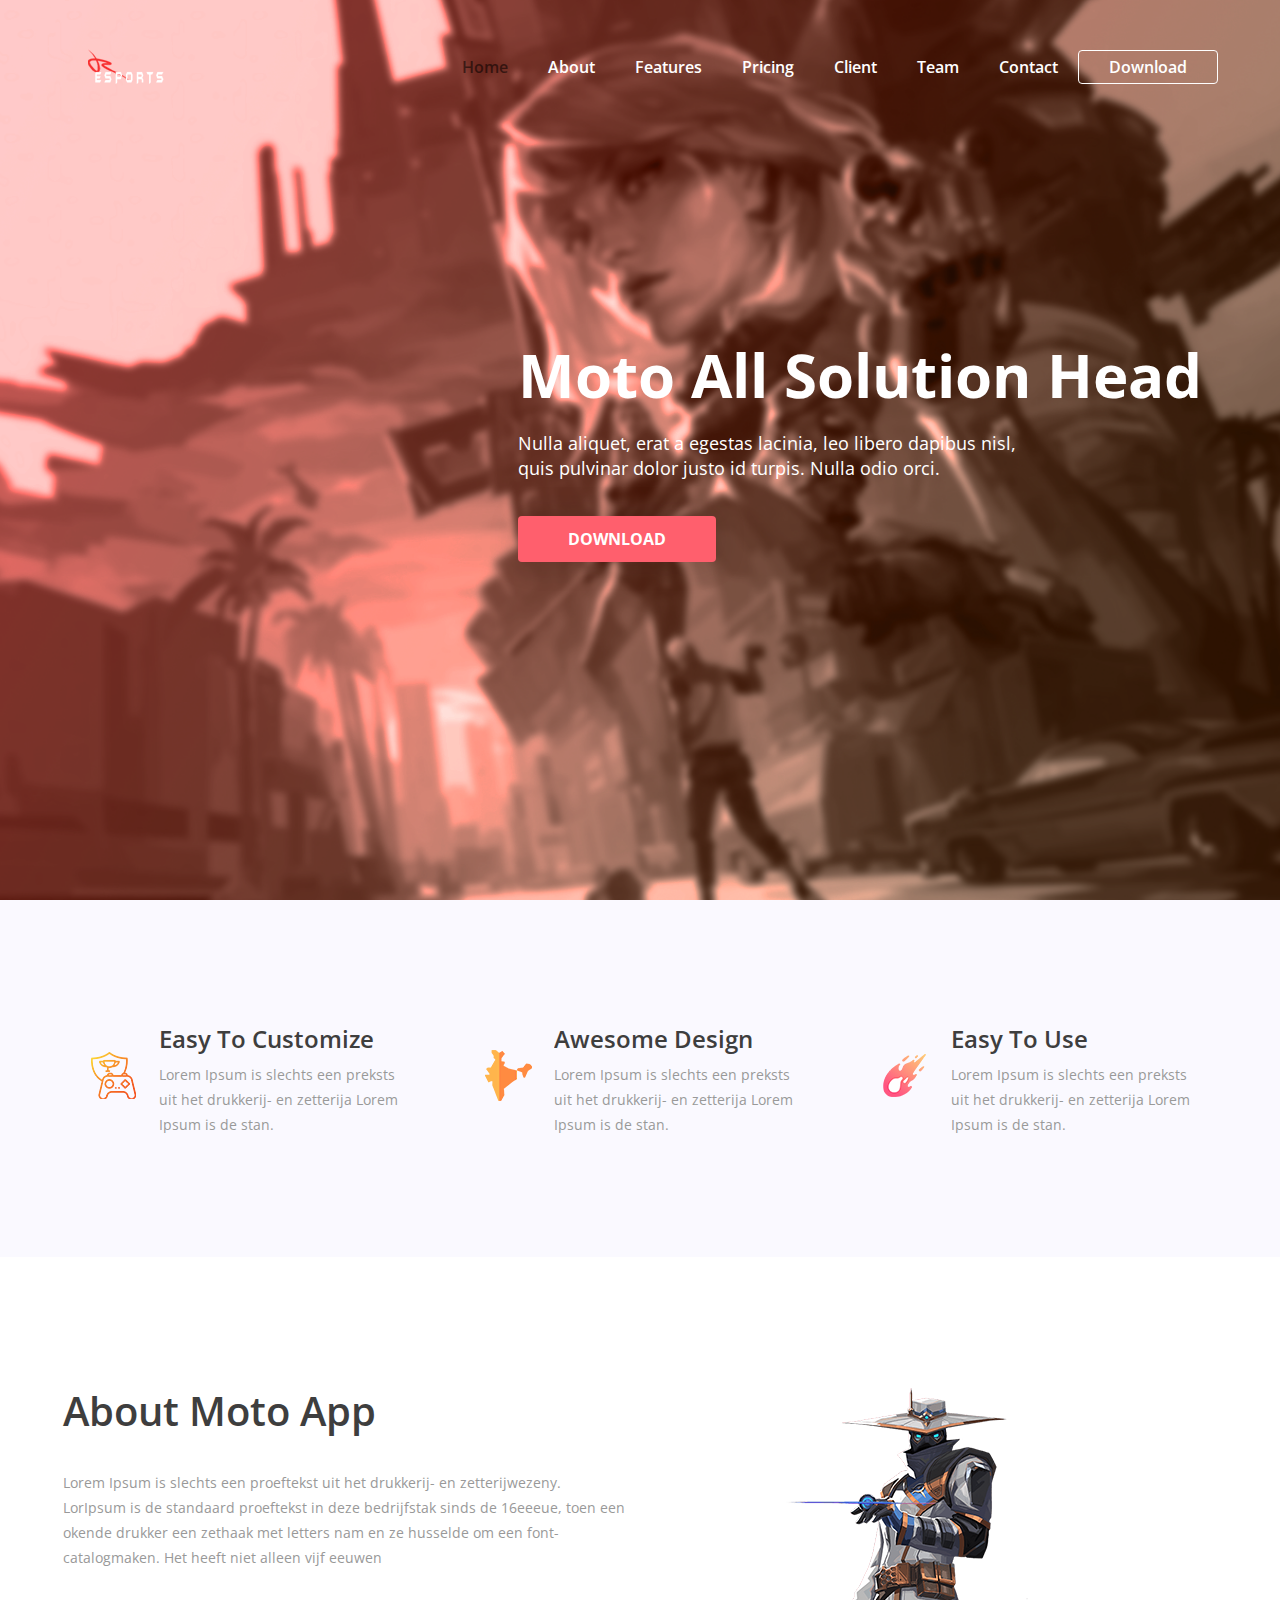
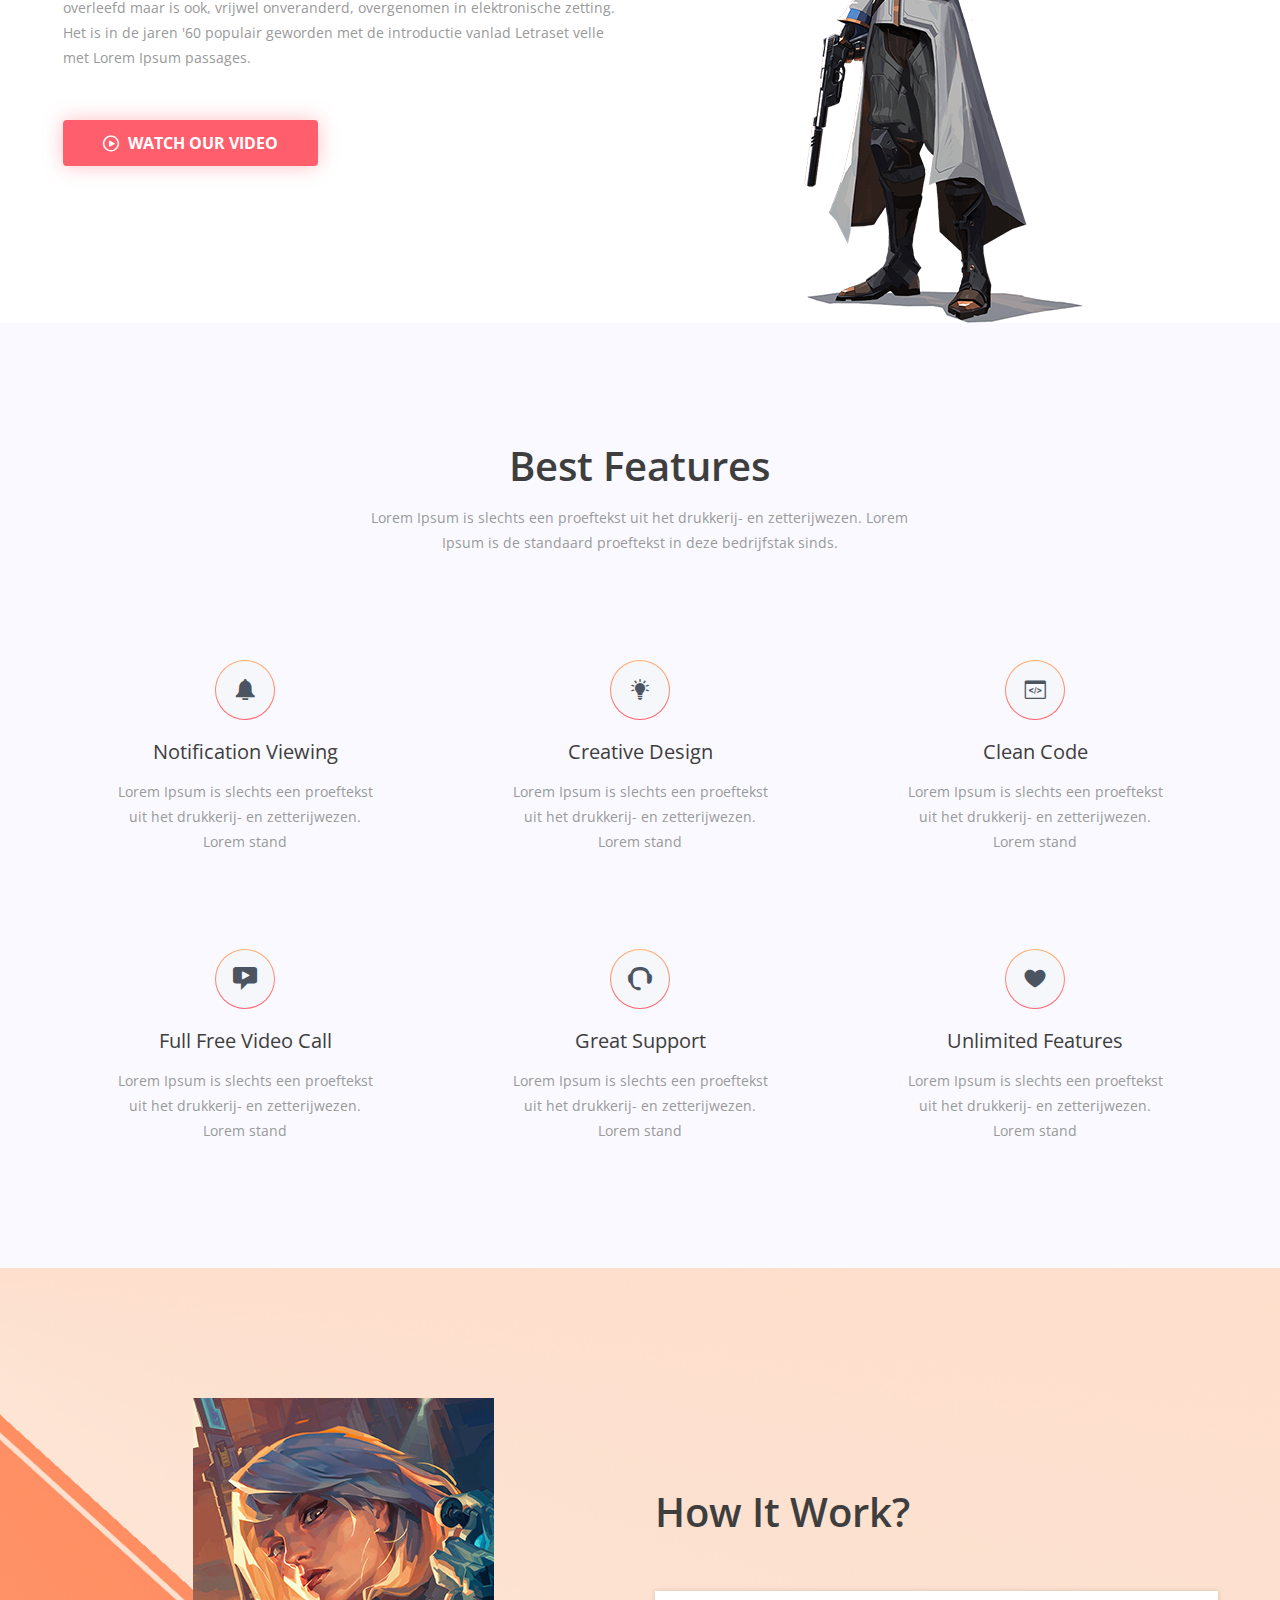
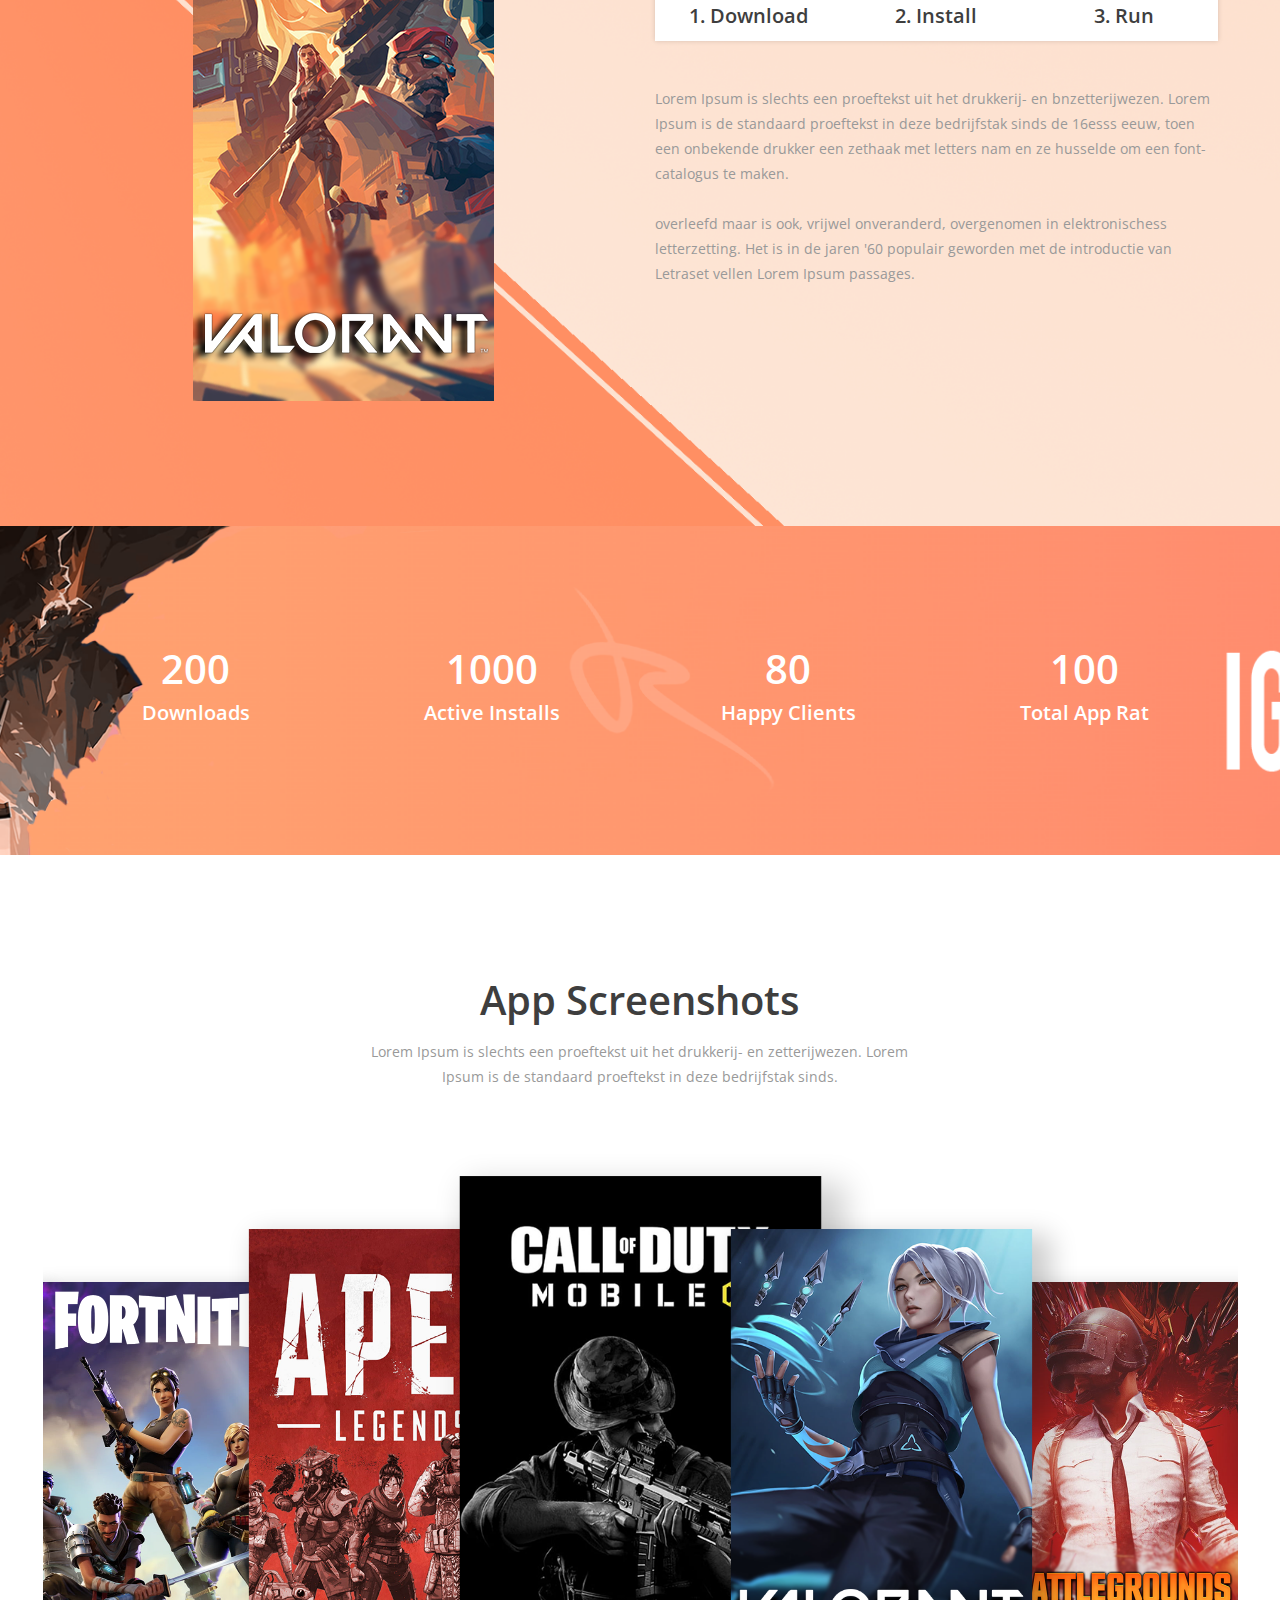
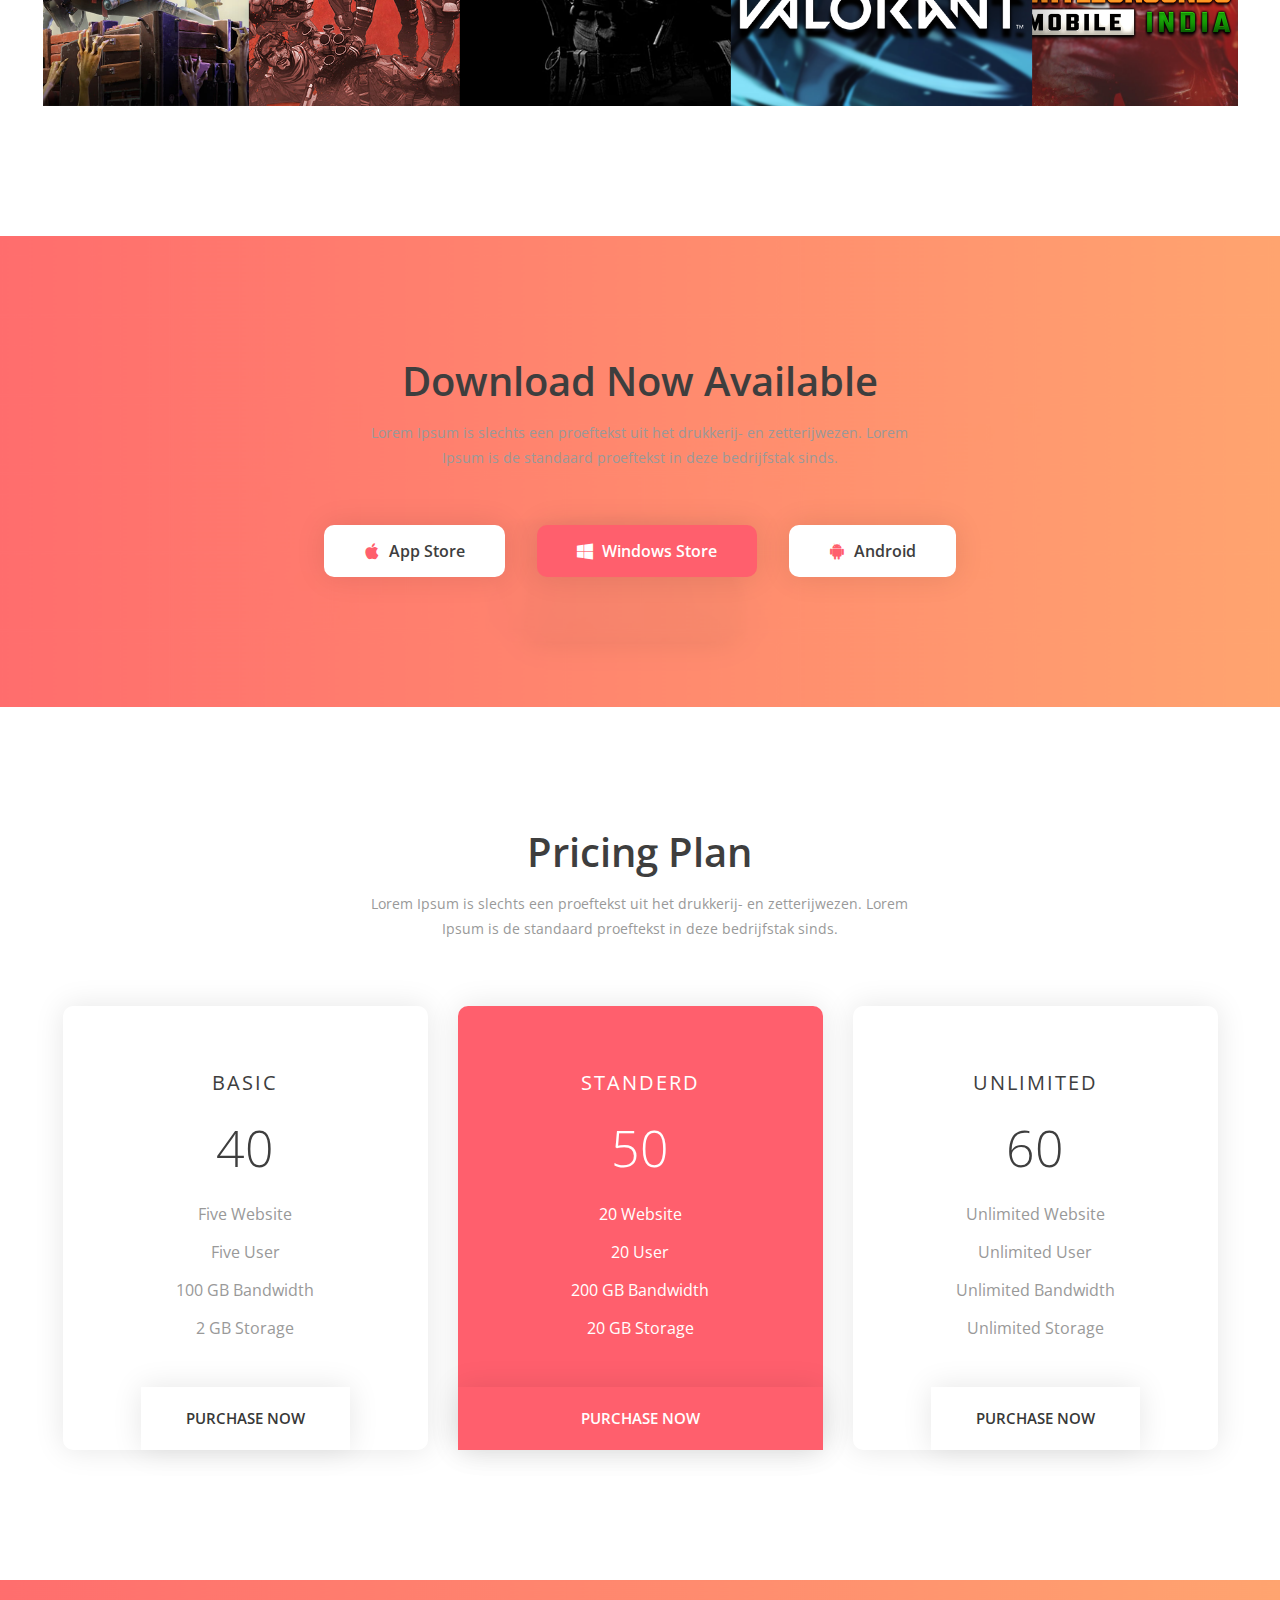
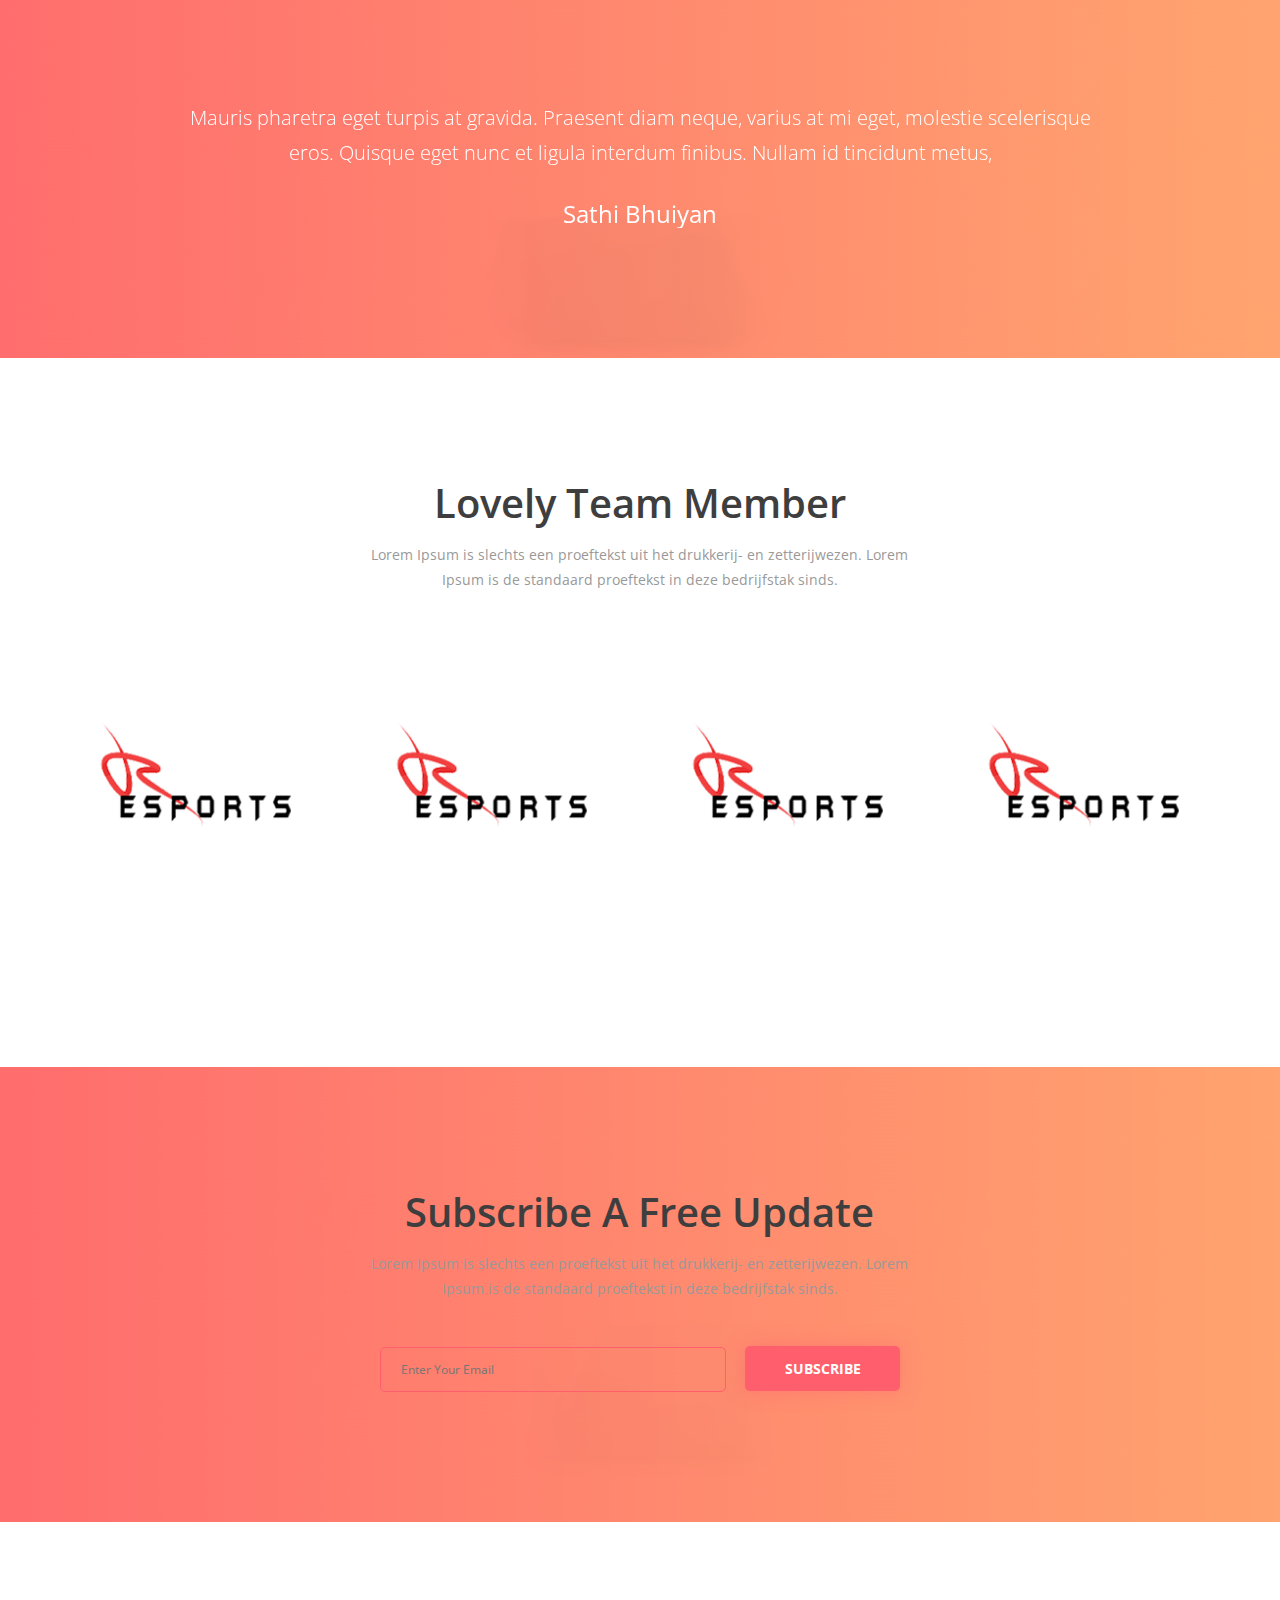
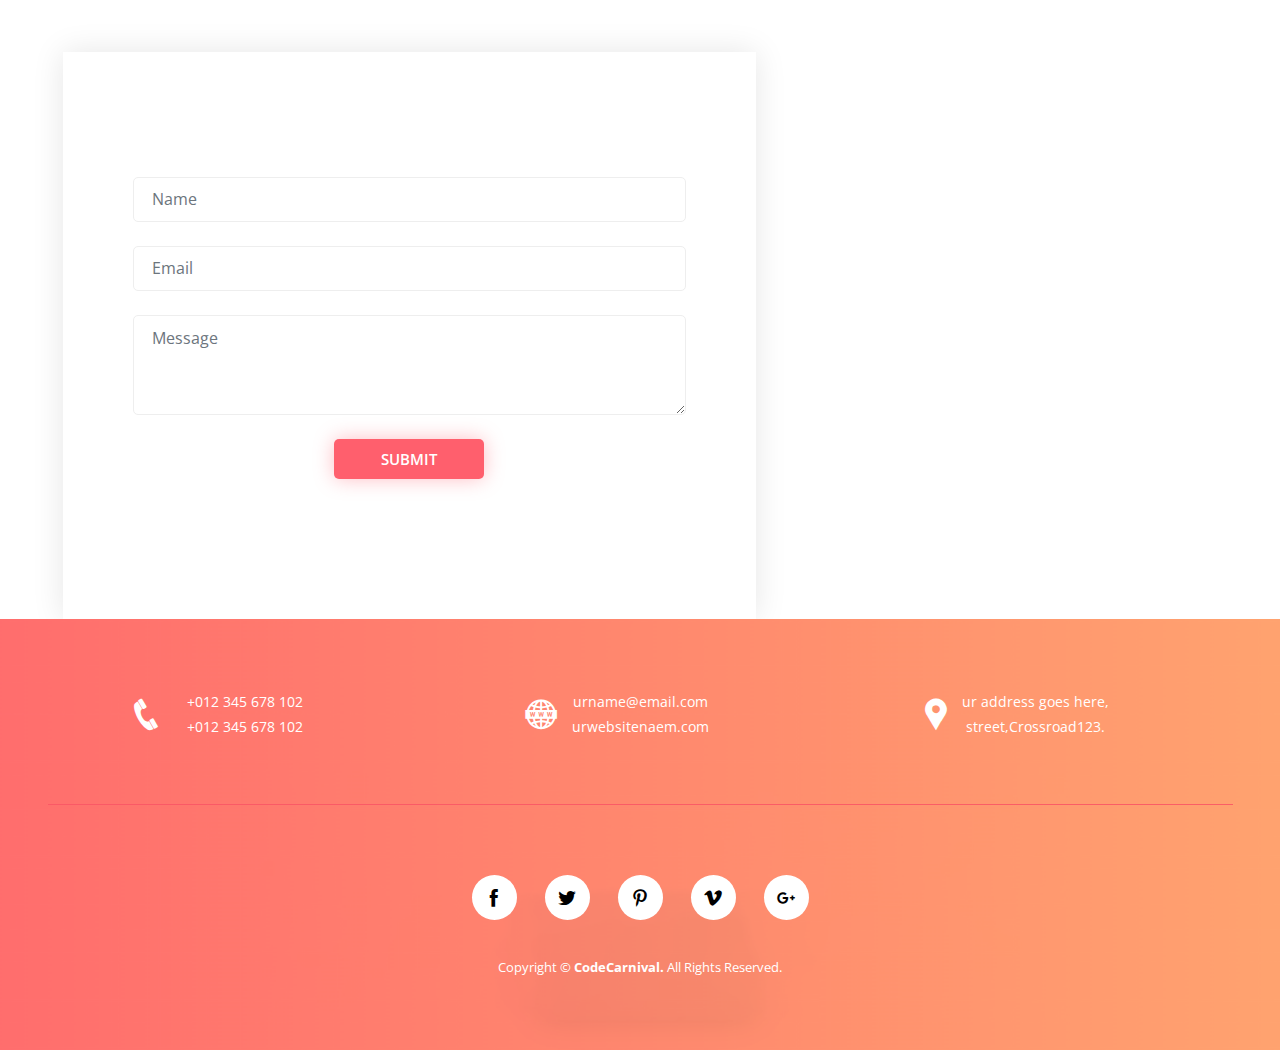
<file: fixed-text-parallax-bg.html>
<!doctype html>
<html class="no-js" lang="zxx">

<head>
	<meta charset="utf-8">
	<meta http-equiv="x-ua-compatible" content="ie=edge">
	<title>Moto - App Landing Page</title>
	<meta name="description" content="">
	<meta name="viewport" content="width=device-width, initial-scale=1">

	<link rel="shortcut icon" type="image/x-icon" href="img/icon/favicon.png">
	<!-- Place favicon.ico in the root directory -->

	<!-- all css here -->
	<link rel="stylesheet" href="css/bootstrap.min.css">
	<link rel="stylesheet" href="css/font-awesome.min.css">
	<link rel="stylesheet" href="css/icofont.css">
	<link rel="stylesheet" href="css/meanmenu.min.css">
	<link rel="stylesheet" href="css/slick.css">
	<link rel="stylesheet" href="css/owl.carousel.css">
	<link rel="stylesheet" href="css/magnific-popup.css">
	<link rel="stylesheet" href="css/animated-headlines.css">
	<link rel="stylesheet" href="css/shortcode/shortcodes.css">
	<link rel="stylesheet" href="style.css">
	<link rel="stylesheet" href="css/responsive.css">
	<script src="js/vendor/modernizr-3.11.2.min.js"></script>
</head>

<body data-bs-spy="scroll" data-bs-target="#navigation" data-bs-offset="0" tabindex="0">
	<!--[if lt IE 8]>
            <p class="browserupgrade">You are using an <strong>outdated</strong> browser. Please <a href="http://browsehappy.com/">upgrade your browser</a> to improve your experience.</p>
        <![endif]-->

	<!-- header area start -->
	<header>
		<nav id="header-top" class="navbar navbar-expand-md">
			<div class="container">
				<div class="navbar-header">
					<button type="button" class="navbar-toggler" type="button" data-bs-toggle="collapse"
						data-bs-target="#navigation" aria-controls="navigation" aria-expanded="false"
						aria-label="Toggle navigation">
						<span class="icon-bar"></span>
						<span class="icon-bar"></span>
						<span class="icon-bar"></span>
					</button>
					<a class="navbar-brand" href="#"><img src="img/icon/logo.png" alt="logo" class="img-responsive"></a>
				</div>
				<div class="collapse navbar-collapse" id="navigation">
					<ul class="nav nav-pills navbar-nav navbar-right">
						<li class="nav-item"><a class="nav-link active" aria-current="page" href="#slider-area">Home</a>
						</li>
						<li class="nav-item"><a class="nav-link" href="#about">About</a></li>
						<li class="nav-item"><a class="nav-link" href="#features">Features</a></li>
						<li class="nav-item"><a class="nav-link" href="#pricing">Pricing</a></li>
						<li class="nav-item"><a class="nav-link" href="#client">Client</a></li>
						<li class="nav-item"><a class="nav-link" href="#team">Team</a></li>
						<li class="nav-item"><a class="nav-link" href="#contact">Contact</a></li>
						<li class="nav-item"><a class="nav-link download-btn" href="#contact-area">Download</a></li>
					</ul>
				</div>
			</div>
		</nav>
	</header>
	<!-- header area end -->
	<!-- hero area start -->
	<div class="hero-area parallax slider-1" id="slider-area">
		<div class="slider">
			<div class="container">
				<div class="row">
					<div class="offset-md-4 col-md-8">
						<div class="hero-text mr-ri-l">
							<h1>Moto All solution Head</h1>
							<p>Nulla aliquet, erat a egestas lacinia, leo libero dapibus nisl, quis pulvinar dolor justo
								id turpis. Nulla odio orci.</p>
							<a href="#" class="hero-btn">Download</a>
						</div>
					</div>
				</div>
			</div>
		</div>
	</div>
	<!-- hero area end -->
	<!-- service area start -->
	<section class="service-area gray-bg">
		<div class="container">
			<div class="row">
				<div class="col-lg-4 col-md-6">
					<div class="single-service">
						<div class="service-icon">
							<img src="img/icon/service-icon-1.png" alt="">
						</div>
						<div class="service-content">
							<h2>Easy To Customize</h2>
							<p>Lorem Ipsum is slechts een preksts uit het drukkerij- en zetterija Lorem Ipsum is de
								stan.</p>
						</div>
					</div>
				</div>
				<div class="col-lg-4 col-md-6">
					<div class="single-service">
						<div class="service-icon">
							<img src="img/icon/service-icon-2.png" alt="">
						</div>
						<div class="service-content">
							<h2>Awesome Design</h2>
							<p>Lorem Ipsum is slechts een preksts uit het drukkerij- en zetterija Lorem Ipsum is de
								stan.</p>
						</div>
					</div>
				</div>
				<div class="col-lg-4 col-md-6">
					<div class="single-service">
						<div class="service-icon">
							<img src="img/icon/service-icon-3.png" alt="">
						</div>
						<div class="service-content">
							<h2>Easy To Use</h2>
							<p>Lorem Ipsum is slechts een preksts uit het drukkerij- en zetterija Lorem Ipsum is de
								stan.</p>
						</div>
					</div>
				</div>
			</div>
		</div>
	</section>
	<!-- service area start -->
	<!-- About area start -->
	<section id="about" class="about-area pt-130">
		<div class="container">
			<div class="row">
				<div class="col-md-6">
					<div class="about-content">
						<h2>About Moto App</h2>
						<p>Lorem Ipsum is slechts een proeftekst uit het drukkerij- en zetterijwezeny. LorIpsum is de
							standaard proeftekst in deze bedrijfstak sinds de 16eeeue, toen een okende drukker een
							zethaak met letters nam en ze husselde om een font-catalogmaken. Het heeft niet alleen vijf
							eeuwen</p>
						<p>overleefd maar is ook, vrijwel onveranderd, overgenomen in elektronische zetting. Het is in
							de jaren '60 populair geworden met de introductie vanlad Letraset velle met Lorem Ipsum
							passages.</p>
						<a class="hero-btn video-popup" href="https://www.youtube.com/watch?v=fkoEj95puX0"><i
								class="icofont icofont-play-alt-2"></i> Watch Our Video</a>
					</div>
				</div>
				<div class="col-md-6">
					<div class="about-img">
						<img src="img/other/about.png" alt="" />
					</div>
				</div>
			</div>
		</div>
	</section>
	<!-- About area End -->
	<!-- Feature area start -->
	<section id="features" class="feature-area gray-bg pt-128 pb-70">
		<div class="container">
			<div class="row">
				<div class="col-12">
					<div class="section-heading pb-55 text-center">
						<h2>Best Features</h2>
						<p>Lorem Ipsum is slechts een proeftekst uit het drukkerij- en zetterijwezen. Lorem Ipsum is de
							standaard proeftekst in deze bedrijfstak sinds.</p>
					</div>
				</div>
			</div>
			<div class="row">
				<div class="col-lg-4 col-md-6">
					<div class="awesome-feature text-center">
						<div class="awesome-feature-icon">
							<span><i class="icofont icofont-alarm"></i></span>
						</div>
						<div class="awesome-feature-details">
							<h5>Notification Viewing</h5>
							<p>Lorem Ipsum is slechts een proeftekst uit het drukkerij- en zetterijwezen. Lorem stand
							</p>
						</div>
					</div>
				</div>
				<div class="col-lg-4 col-md-6">
					<div class="awesome-feature text-center">
						<div class="awesome-feature-icon">
							<span><i class="icofont icofont-light-bulb"></i></span>
						</div>
						<div class="awesome-feature-details">
							<h5>Creative Design</h5>
							<p>Lorem Ipsum is slechts een proeftekst uit het drukkerij- en zetterijwezen. Lorem stand
							</p>
						</div>
					</div>
				</div>
				<div class="col-lg-4 col-md-6">
					<div class="awesome-feature text-center">
						<div class="awesome-feature-icon">
							<span><i class="icofont icofont-code"></i></span>
						</div>
						<div class="awesome-feature-details">
							<h5>Clean Code</h5>
							<p>Lorem Ipsum is slechts een proeftekst uit het drukkerij- en zetterijwezen. Lorem stand
							</p>
						</div>
					</div>
				</div>
			</div>
			<div class="row">
				<div class="col-lg-4 col-md-6">
					<div class="awesome-feature text-center">
						<div class="awesome-feature-icon">
							<span><i class="icofont icofont-ui-video-chat"></i></span>
						</div>
						<div class="awesome-feature-details">
							<h5>Full Free Video Call</h5>
							<p>Lorem Ipsum is slechts een proeftekst uit het drukkerij- en zetterijwezen. Lorem stand
							</p>
						</div>
					</div>
				</div>
				<div class="col-lg-4 col-md-6">
					<div class="awesome-feature text-center">
						<div class="awesome-feature-icon">
							<span><i class="icofont icofont-ui-head-phone"></i></span>
						</div>
						<div class="awesome-feature-details">
							<h5>Great Support</h5>
							<p>Lorem Ipsum is slechts een proeftekst uit het drukkerij- en zetterijwezen. Lorem stand
							</p>
						</div>
					</div>
				</div>
				<div class="col-lg-4 col-md-6">
					<div class="awesome-feature text-center">
						<div class="awesome-feature-icon">
							<span><i class="icofont icofont-heart"></i></span>
						</div>
						<div class="awesome-feature-details">
							<h5>Unlimited Features</h5>
							<p>Lorem Ipsum is slechts een proeftekst uit het drukkerij- en zetterijwezen. Lorem stand
							</p>
						</div>
					</div>
				</div>
			</div>
		</div>
	</section>
	<!-- Feature feature area end -->
	<!-- How it work start -->
	<section class="how-work-area pt-130 pb-125 bg-1">
		<div class="container">
			<div class="row">
				<div class="col-lg-6">
					<div class="how-work-right text-center">
						<img src="img/other/work.png" alt="" />
					</div>
				</div>
				<div class="col-lg-6">
					<div class="how-work-left mt-90">
						<h2>How It Work?</h2>
						<div class="how-work-tab mt-55">
							<ul class="nav">
								<li><a class="active" data-bs-toggle="tab" href="#home">1. Download</a></li>
								<li><a data-bs-toggle="tab" href="#menu1">2. Install</a></li>
								<li><a data-bs-toggle="tab" href="#menu2">3. Run</a></li>
							</ul>
							<div class="tab-content">
								<div id="home" class="mt-45 tab-pane fade show active">
									<p>Lorem Ipsum is slechts een proeftekst uit het drukkerij- en bnzetterijwezen.
										Lorem Ipsum is de standaard proeftekst in deze bedrijfstak sinds de 16esss eeuw,
										toen een onbekende drukker een zethaak met letters nam en ze husselde om een
										font-catalogus te maken. </p>
									<p>overleefd maar is ook, vrijwel onveranderd, overgenomen in elektronischess
										letterzetting. Het is in de jaren '60 populair geworden met de introductie van
										Letraset vellen Lorem Ipsum passages.</p>
								</div>
								<div id="menu1" class="mt-45 tab-pane fade">
									<p>Lorem Ipsum is slechts een proeftekst uit het drukkerij- en bnzetterijwezen.
										Lorem Ipsum is de standaard proeftekst in deze bedrijfstak sinds de 16esss eeuw,
										toen een onbekende drukker een zethaak met letters nam en ze husselde om een
										font-catalogus te maken. </p>
									<p>overleefd maar is ook, vrijwel onveranderd, overgenomen in elektronischess
										letterzetting. Het is in de jaren '60 populair geworden met de introductie van
										Letraset vellen Lorem Ipsum passages.</p>
								</div>
								<div id="menu2" class="mt-45 tab-pane fade">
									<p>Lorem Ipsum is slechts een proeftekst uit het drukkerij- en bnzetterijwezen.
										Lorem Ipsum is de standaard proeftekst in deze bedrijfstak sinds de 16esss eeuw,
										toen een onbekende drukker een zethaak met letters nam en ze husselde om een
										font-catalogus te maken. </p>
									<p>overleefd maar is ook, vrijwel onveranderd, overgenomen in elektronischess
										letterzetting. Het is in de jaren '60 populair geworden met de introductie van
										Letraset vellen Lorem Ipsum passages.</p>
								</div>
							</div>
						</div>
					</div>
				</div>
			</div>
		</div>
	</section>
	<!-- How it work End -->
	<!-- fun fact area start -->
	<section class="funfact-area bg-2 pt-125 pb-130">
		<div class="container">
			<div class="row">
				<div class="col-md-3">
					<div class="single-fact text-center">
						<h2 class="counter">200</h2>
						<h5>Downloads</h5>
					</div>
				</div>
				<div class="col-md-3">
					<div class="single-fact text-center">
						<h2 class="counter">1000</h2>
						<h5>Active Installs</h5>
					</div>
				</div>
				<div class="col-md-3">
					<div class="single-fact text-center">
						<h2 class="counter">80</h2>
						<h5>Happy Clients</h5>
					</div>
				</div>
				<div class="col-md-3">
					<div class="single-fact text-center">
						<h2 class="counter">100</h2>
						<h5>Total App Rat</h5>
					</div>
				</div>
			</div>
		</div>
	</section>
	<!-- fun fact area end -->
	<!-- app screenshot area start -->
	<section class="screenshot-area pt-130 pb-130">
		<div class="container">
			<div class="row">
				<div class="col-12">
					<div class="section-heading pb-55 text-center">
						<h2>App Screenshots</h2>
						<p>Lorem Ipsum is slechts een proeftekst uit het drukkerij- en zetterijwezen. Lorem Ipsum is de
							standaard proeftekst in deze bedrijfstak sinds.</p>
					</div>
				</div>
			</div>
			<div class="row">
				<div class="col-12">
					<div class="screenshot-slider">
						<div class="single-screenshot">
							<div class="image">
								<img src="img/screenshot/1.png" alt="">
							</div>
						</div>
						<div class="single-screenshot">
							<div class="image">
								<img src="img/screenshot/2.png" alt="">
							</div>
						</div>
						<div class="single-screenshot">
							<div class="image">
								<img src="img/screenshot/3.png" alt="">
							</div>
						</div>
						<div class="single-screenshot">
							<div class="image">
								<img src="img/screenshot/4.png" alt="">
							</div>
						</div>
						<div class="single-screenshot">
							<div class="image">
								<img src="img/screenshot/5.png" alt="">
							</div>
						</div>
					</div>
				</div>
			</div>
		</div>
	</section>
	<!-- app screenshot area end -->
	<!-- Download Area Start -->
	<section class="download-area bg-3 ptb-130">
		<div class="container">
			<div class="row">
				<div class="col-12">
					<div class="section-heading text-center pb-45">
						<h2>Download Now Available</h2>
						<p>Lorem Ipsum is slechts een proeftekst uit het drukkerij- en zetterijwezen. Lorem Ipsum is de
							standaard proeftekst in deze bedrijfstak sinds.</p>
					</div>
				</div>
			</div>
			<div class="row">
				<div class="col-12">
					<div class="download-option-btn text-center">
						<ul>
							<li>
								<a href="#"><i class="icofont icofont-brand-apple"></i> App Store</a>
								<a class="active" href="#"><i class="icofont icofont-brand-windows"></i> Windows
									store</a>
								<a href="#"><i class="icofont icofont-brand-android-robot"></i> Android</a>
							</li>
						</ul>
					</div>
				</div>
			</div>
		</div>
	</section>
	<!-- Download Area End -->
	<!-- Pricing Plan Area Start -->
	<section id="pricing" class="pricing-area pt-130 pb-100">
		<div class="container">
			<div class="row">
				<div class="col-12">
					<div class="section-heading pb-55 text-center">
						<h2>Pricing Plan</h2>
						<p>Lorem Ipsum is slechts een proeftekst uit het drukkerij- en zetterijwezen. Lorem Ipsum is de
							standaard proeftekst in deze bedrijfstak sinds.</p>
					</div>
				</div>
			</div>
			<div class="row">
				<div class="col-lg-4 col-md-6">
					<div class="pricing-single white-bg text-center mb-30">
						<div class="price-titel uppercase">
							<h4>BASIC</h4>
						</div>
						<div class="pricing-price">
							<span>40</span>
						</div>
						<div class="price-decs">
							<ul>
								<li>Five Website</li>
								<li>Five User</li>
								<li>100 GB Bandwidth</li>
								<li>2 GB Storage</li>
							</ul>
						</div>
						<div class="ordr-btn uppercase">
							<a href="#">Purchase Now</a>
						</div>
					</div>
				</div>
				<div class="col-lg-4 col-md-6">
					<div class="pricing-single active white-bg text-center mb-30">
						<div class="price-titel uppercase">
							<h4>STANDERD</h4>
						</div>
						<div class="pricing-price">
							<span>50</span>
						</div>
						<div class="price-decs">
							<ul>
								<li>20 Website</li>
								<li>20 User</li>
								<li>200 GB Bandwidth</li>
								<li>20 GB Storage</li>
							</ul>
						</div>
						<div class="ordr-btn uppercase">
							<a href="#">Purchase Now</a>
						</div>
					</div>
				</div>
				<div class="col-lg-4 col-md-6">
					<div class="pricing-single white-bg text-center mb-30">
						<div class="price-titel uppercase">
							<h4>UNLIMITED</h4>
						</div>
						<div class="pricing-price">
							<span>60</span>
						</div>
						<div class="price-decs">
							<ul>
								<li>Unlimited Website</li>
								<li>Unlimited User</li>
								<li>Unlimited Bandwidth</li>
								<li>Unlimited Storage</li>
							</ul>
						</div>
						<div class="ordr-btn uppercase">
							<a href="#">Purchase Now</a>
						</div>
					</div>
				</div>
			</div>
		</div>
	</section>
	<!-- Pricing Plan Area End -->
	<!-- Testimonial Area Start -->
	<section id="client" class="testimonial-area pt-120 pb-130 bg-4">
		<div class="container">
			<div class="row">
				<div class="testimonial-active owl-carousel">
					<div class="col-12">
						<div class="testimonial-desc text-center">
							<p>Mauris pharetra eget turpis at gravida. Praesent diam neque, varius at mi eget, molestie
								scelerisque eros. Quisque eget nunc et ligula interdum finibus. Nullam id tincidunt
								metus, </p>
							<h4>Sathi Bhuiyan</h4>
						</div>
					</div>
					<div class="col-12">
						<div class="testimonial-desc text-center">
							<p>Mauris pharetra eget turpis at gravida. Praesent diam neque, varius at mi eget, molestie
								scelerisque eros. Quisque eget nunc et ligula interdum finibus. Nullam id tincidunt
								metus, </p>
							<h4>Al Mamun</h4>
						</div>
					</div>
					<div class="col-12">
						<div class="testimonial-desc text-center">
							<p>Mauris pharetra eget turpis at gravida. Praesent diam neque, varius at mi eget, molestie
								scelerisque eros. Quisque eget nunc et ligula interdum finibus. Nullam id tincidunt
								metus, </p>
							<h4>Salim Rana</h4>
						</div>
					</div>
				</div>
			</div>
		</div>
	</section>
	<!-- Testimonial Area End -->
	<!-- Team Area Start -->
	<section id="team" class="team-area ptb-130">
		<div class="container">
			<div class="row">
				<div class="col-12">
					<div class="section-heading pb-55 text-center">
						<h2>Lovely Team Member</h2>
						<p>Lorem Ipsum is slechts een proeftekst uit het drukkerij- en zetterijwezen. Lorem Ipsum is de
							standaard proeftekst in deze bedrijfstak sinds.</p>
					</div>
				</div>
			</div>
			<div class="row">
				<div class="col-lg-3 col-md-6">
					<div class="team-single">
						<img src="img/team/1.png" alt="" />
						<div class="team-overlay text-center">
							<h5>Sathi Bhuiyan</h5>
							<h6>Lovely Designer</h6>
						</div>
					</div>
				</div>
				<div class="col-lg-3 col-md-6">
					<div class="team-single">
						<img src="img/team/2.png" alt="" />
						<div class="team-overlay text-center">
							<h5>Kausar Al Mamun</h5>
							<h6>Lovely Designer</h6>
						</div>
					</div>
				</div>
				<div class="col-lg-3 col-md-6">
					<div class="team-single">
						<img src="img/team/3.png" alt="" />
						<div class="team-overlay text-center">
							<h5>Nirob Khan</h5>
							<h6>Lovely Designer</h6>
						</div>
					</div>
				</div>
				<div class="col-lg-3 col-md-6">
					<div class="team-single">
						<img src="img/team/4.png" alt="" />
						<div class="team-overlay text-center">
							<h5>Salim Rana</h5>
							<h6>Lovely Designer</h6>
						</div>
					</div>
				</div>
			</div>
		</div>
	</section>
	<!-- Team Area End -->
	<!-- Subcribe Area Start -->
	<section class="subcribe-area pt-130 pb-115 bg-6">
		<div class="container">
			<div class="row">
				<div class="col-12">
					<div class="section-heading pb-35 text-center">
						<h2>Subscribe a free update</h2>
						<p>Lorem Ipsum is slechts een proeftekst uit het drukkerij- en zetterijwezen. Lorem Ipsum is de
							standaard proeftekst in deze bedrijfstak sinds.</p>
					</div>
				</div>
			</div>
			<div class="row">
				<div class="col-12">
					<div class="subcribe-form text-center">
						<form id="mc-form">
							<input autocomplete="off" placeholder="Enter Your Email" type="text">
							<button type="submit">Subscribe</button>
							<!-- mailchimp-alerts Start -->
							<div class="mailchimp-alerts text-centre">
								<div class="mailchimp-submitting"></div>
								<div class="mailchimp-success"></div>
								<div class="mailchimp-error"></div>
							</div>
							<!-- mailchimp-alerts end -->
						</form>
					</div>
				</div>
			</div>
		</div>
	</section>
	<!-- Subcribe Area End -->
	<!-- Contact Area Start -->
	<div id="contact" class="contact-area pt-130">
		<div class="container">
			<div class="row">
				<div class="col-12">
					<div class="contact-wrap">
						<!-- Contact Form -->
						<form id="contact-form" class="form contact-form"
							action="https://whizthemes.com/mail-php/other/mail.php">
							<div class="row">
								<div class="form-group col-12">
									<input type="text" name="con_name" class="form-control" id="first-name"
										placeholder="Name" required="required">
								</div>
								<div class="form-group col-12 mt-4">
									<input type="email" name="con_email" class="form-control" id="email"
										placeholder="Email" required="required">
								</div>
								<div class="form-group description col-12 mbnone mt-4">
									<textarea rows="3" name="con_message" class="form-control" id="description"
										placeholder="Message" required="required"></textarea>
								</div>
								<div class="col-12 mt-4">
									<div class="actions text-center">
										<button type="submit" name="submit" class="btn btn-lg btn-contact-bg"
											title="Submit Your Message!">submit</button>
										<p class="form-messege"></p>
									</div>
								</div>
							</div>
						</form>
						<!-- Contact Form -->
						<!-- Google Map -->
						<div class="google-map">
							<iframe class="contact-map-size"
								src="https://www.google.com/maps/embed?pb=!1m18!1m12!1m3!1d193595.15830869428!2d-74.119763973046!3d40.69766374874431!2m3!1f0!2f0!3f0!3m2!1i1024!2i768!4f13.1!3m3!1m2!1s0x89c24fa5d33f083b%3A0xc80b8f06e177fe62!2sNew%20York%2C%20NY%2C%20USA!5e0!3m2!1sen!2sbd!4v1613802584124!5m2!1sen!2sbd"
								allowfullscreen="" loading="lazy">
							</iframe>
						</div>
						<!-- Google Map -->
					</div>
				</div>
			</div>
		</div>
	</div>
	<!-- Contact Area End -->
	<!-- Copyright Area Start -->
	<div class="copyright-area bg-5 ptb-70">
		<div class="container">
			<!-- Contact address left -->
			<div class="conct-border row">
				<div class="col-md-4">
					<div class="single-address">
						<div class="media">
							<div class="media-left">
								<i class="icofont icofont-phone"></i>
							</div>
							<div class="media-body text-center">
								<p>+012 345 678 102 <br> +012 345 678 102</p>
							</div>
						</div>
					</div>
				</div>
				<div class="col-md-4">
					<div class="single-address">
						<div class="media">
							<div class="media-left">
								<i class="icofont icofont-web"></i>
							</div>
							<div class="media-body text-center">
								<p>urname@email.com <br> urwebsitenaem.com</p>
							</div>
						</div>
					</div>
				</div>
				<div class="col-md-4">
					<div class="single-address">
						<div class="media">
							<div class="media-left">
								<i class="icofont icofont-social-google-map"></i>
							</div>
							<div class="media-body text-center">
								<p>ur address goes here, <br> street,Crossroad123.</p>
							</div>
						</div>
					</div>
				</div>
			</div>
			<!-- Contact address left -->
			<!-- Copyright right -->
			<div class="row">
				<div class="col-12">
					<div class="copyright-area text-center">
						<!-- Copyright social -->
						<div class="contact-social text-center pt-70 pb-35">
							<ul>
								<li>
									<a href="#"><i class="icofont icofont-social-facebook"></i></a>
								</li>
								<li>
									<a href="#"><i class="icofont icofont-social-twitter"></i></a>
								</li>
								<li>
									<a href="#"><i class="icofont icofont-social-pinterest"></i></a>
								</li>
								<li>
									<a href="#"><i class="icofont icofont-social-vimeo"></i></a>
								</li>
								<li>
									<a href="#"><i class="icofont icofont-social-google-plus"></i></a>
								</li>
							</ul>
						</div>
						<!-- Copyright social -->
						<div class="copyright-text">
							<p>Copyright &copy; <a href="https://themeforest.net/user/codecarnival/portfolio">
									CodeCarnival. </a> All Rights Reserved.</p>
						</div>
						<!-- Copyright text -->
					</div>
				</div>
			</div>
			<!-- Copyright right -->
		</div>
	</div>
	<!-- Copyright Area End -->

	<!-- all js here -->
	<script src="js/vendor/jquery-3.6.0.min.js"></script>
	<script src="js/vendor/jquery-migrate-3.3.2.min.js"></script>
	<script src="js/bootstrap.bundle.min.js"></script>
	<script src="js/owl.carousel.min.js"></script>
	<script src="js/slick.min.js"></script>
	<script src="js/jquery.ajaxchimp.min.js"></script>
	<script src="js/plugins.js"></script>
	<script src="js/main.js"></script>
</body>

</html>
</file>
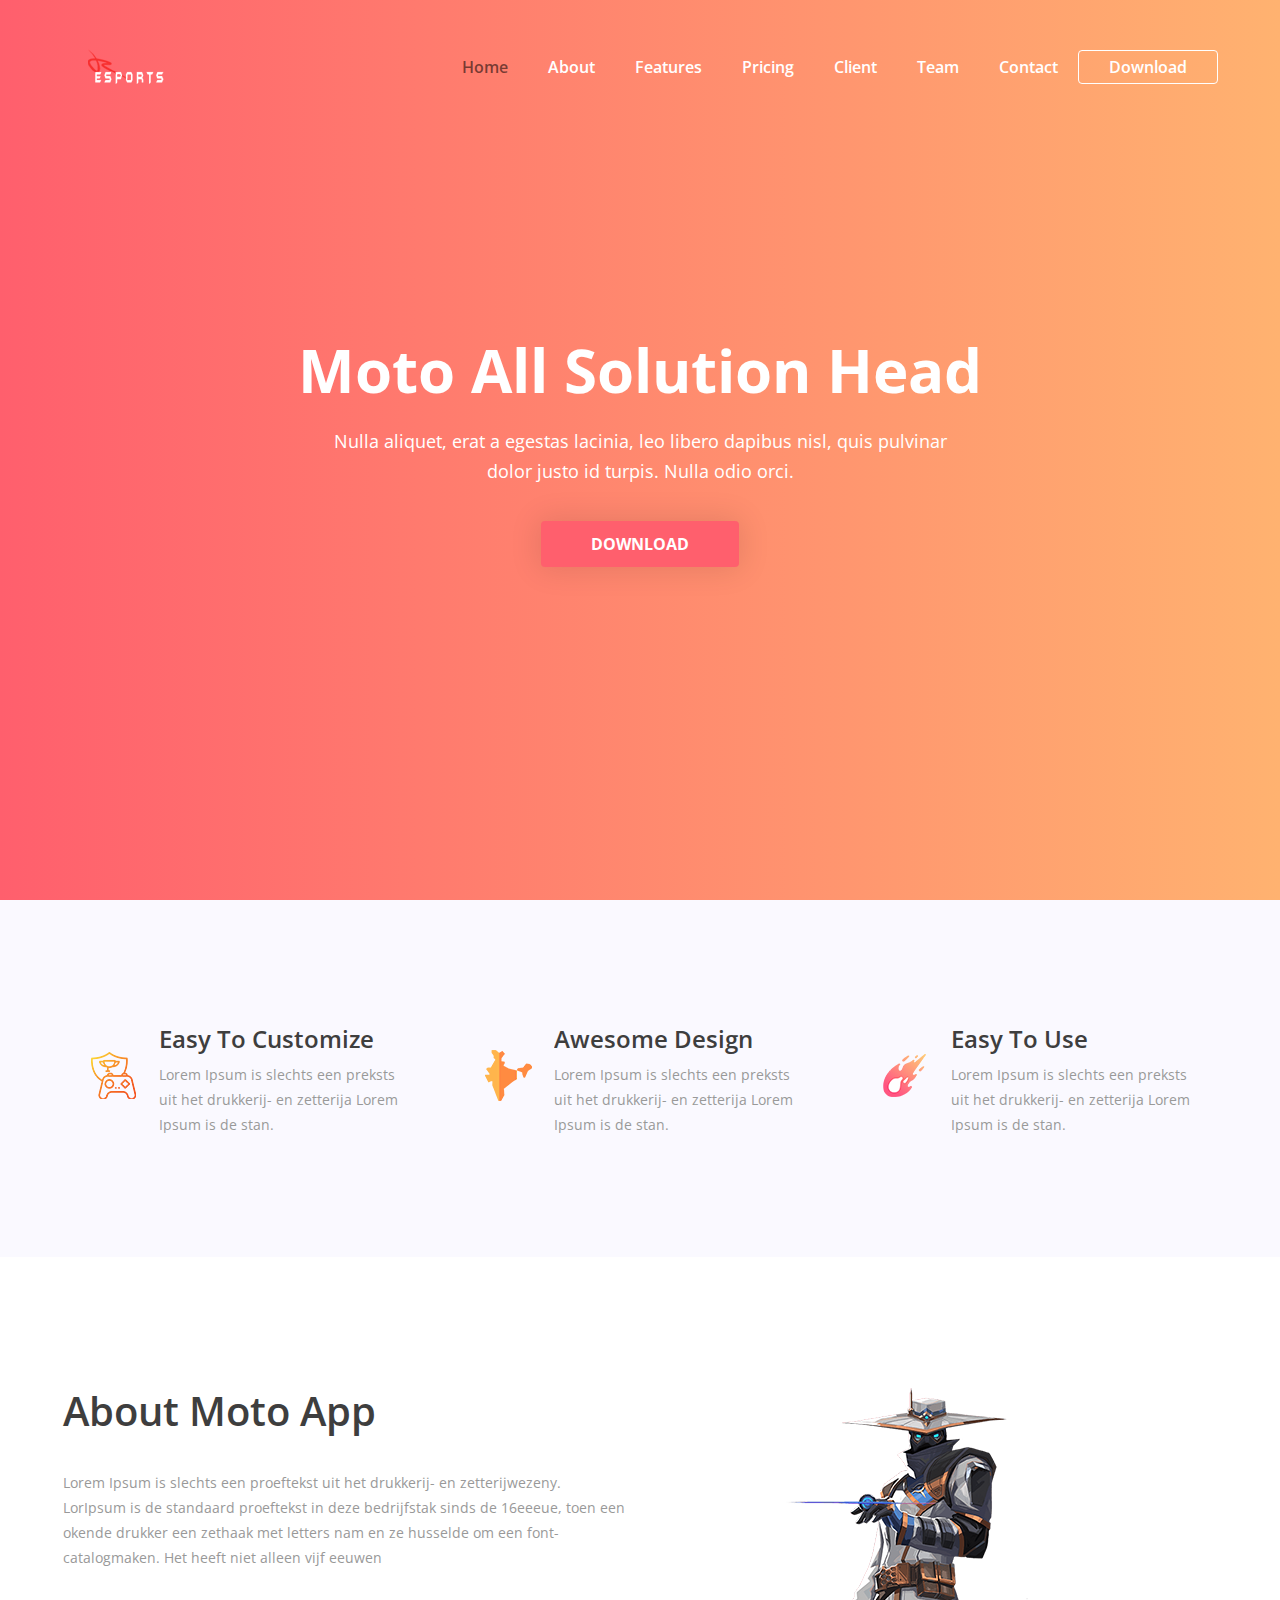
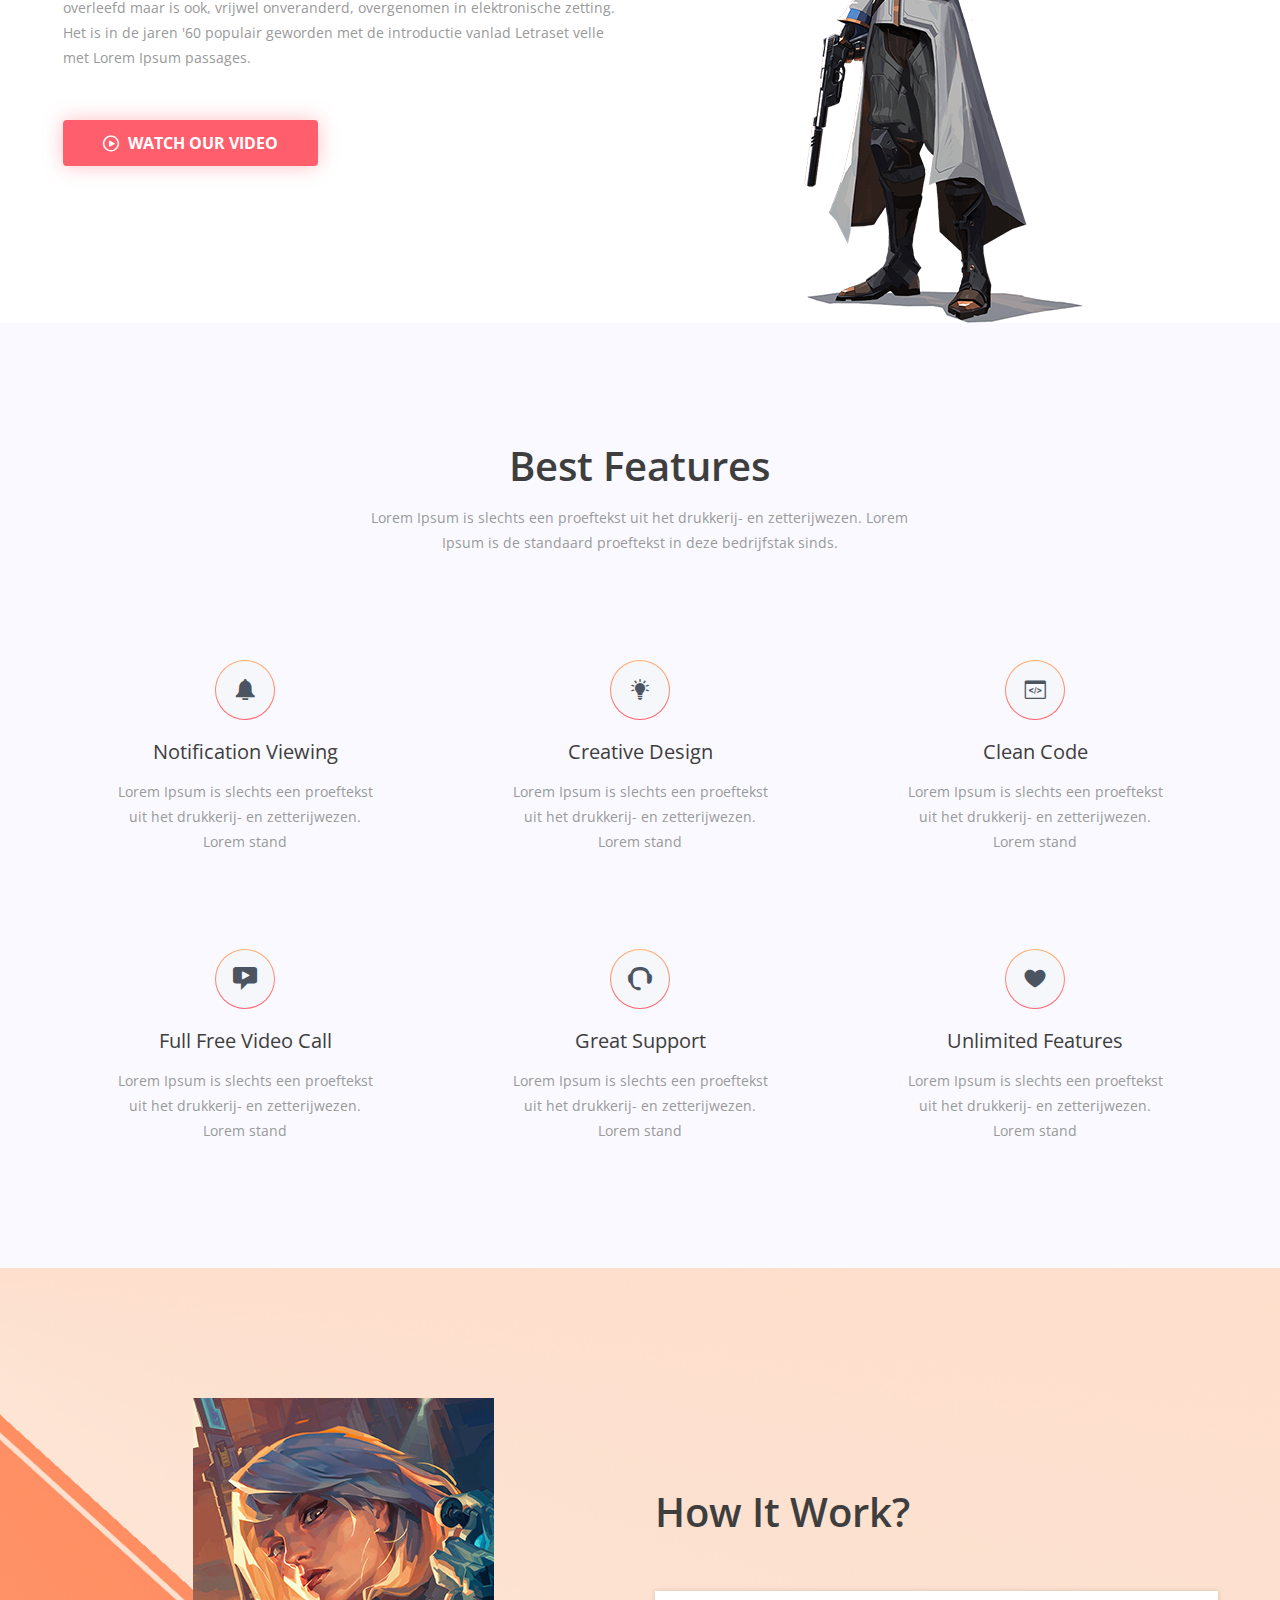
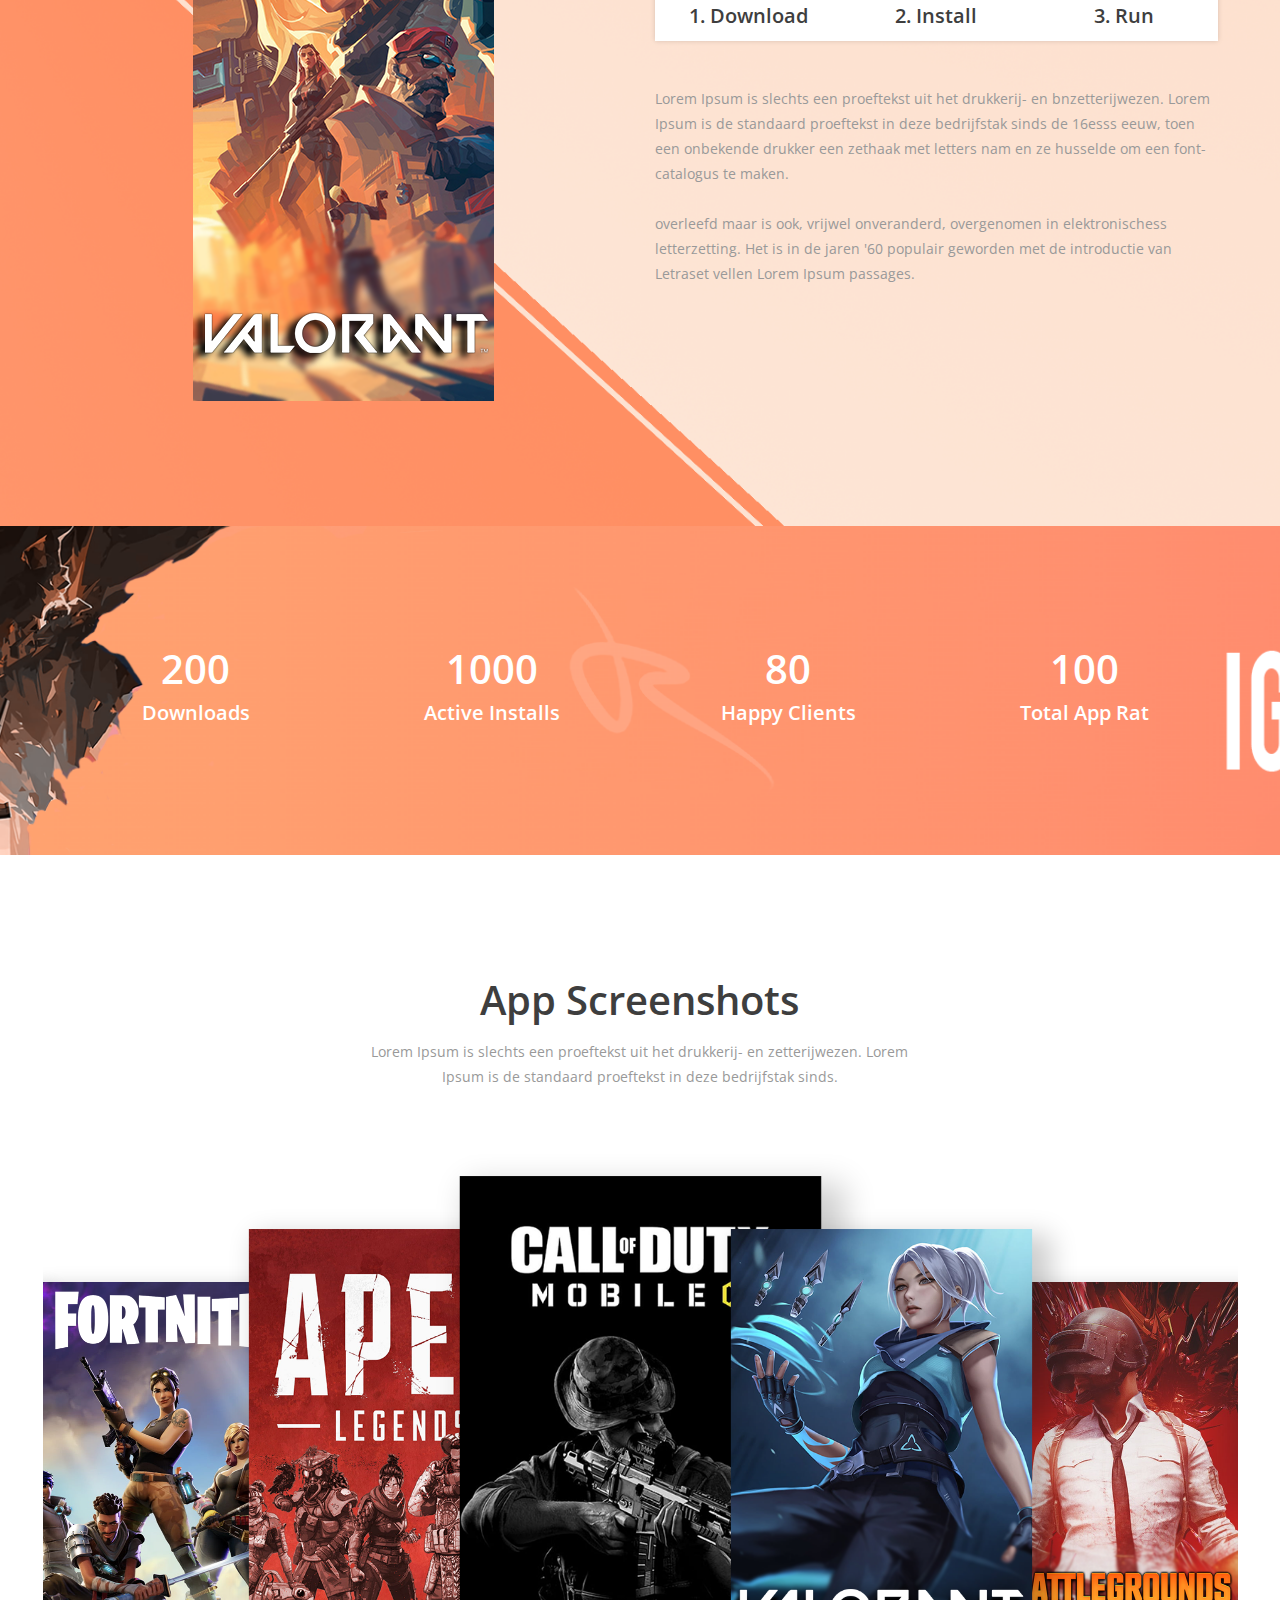
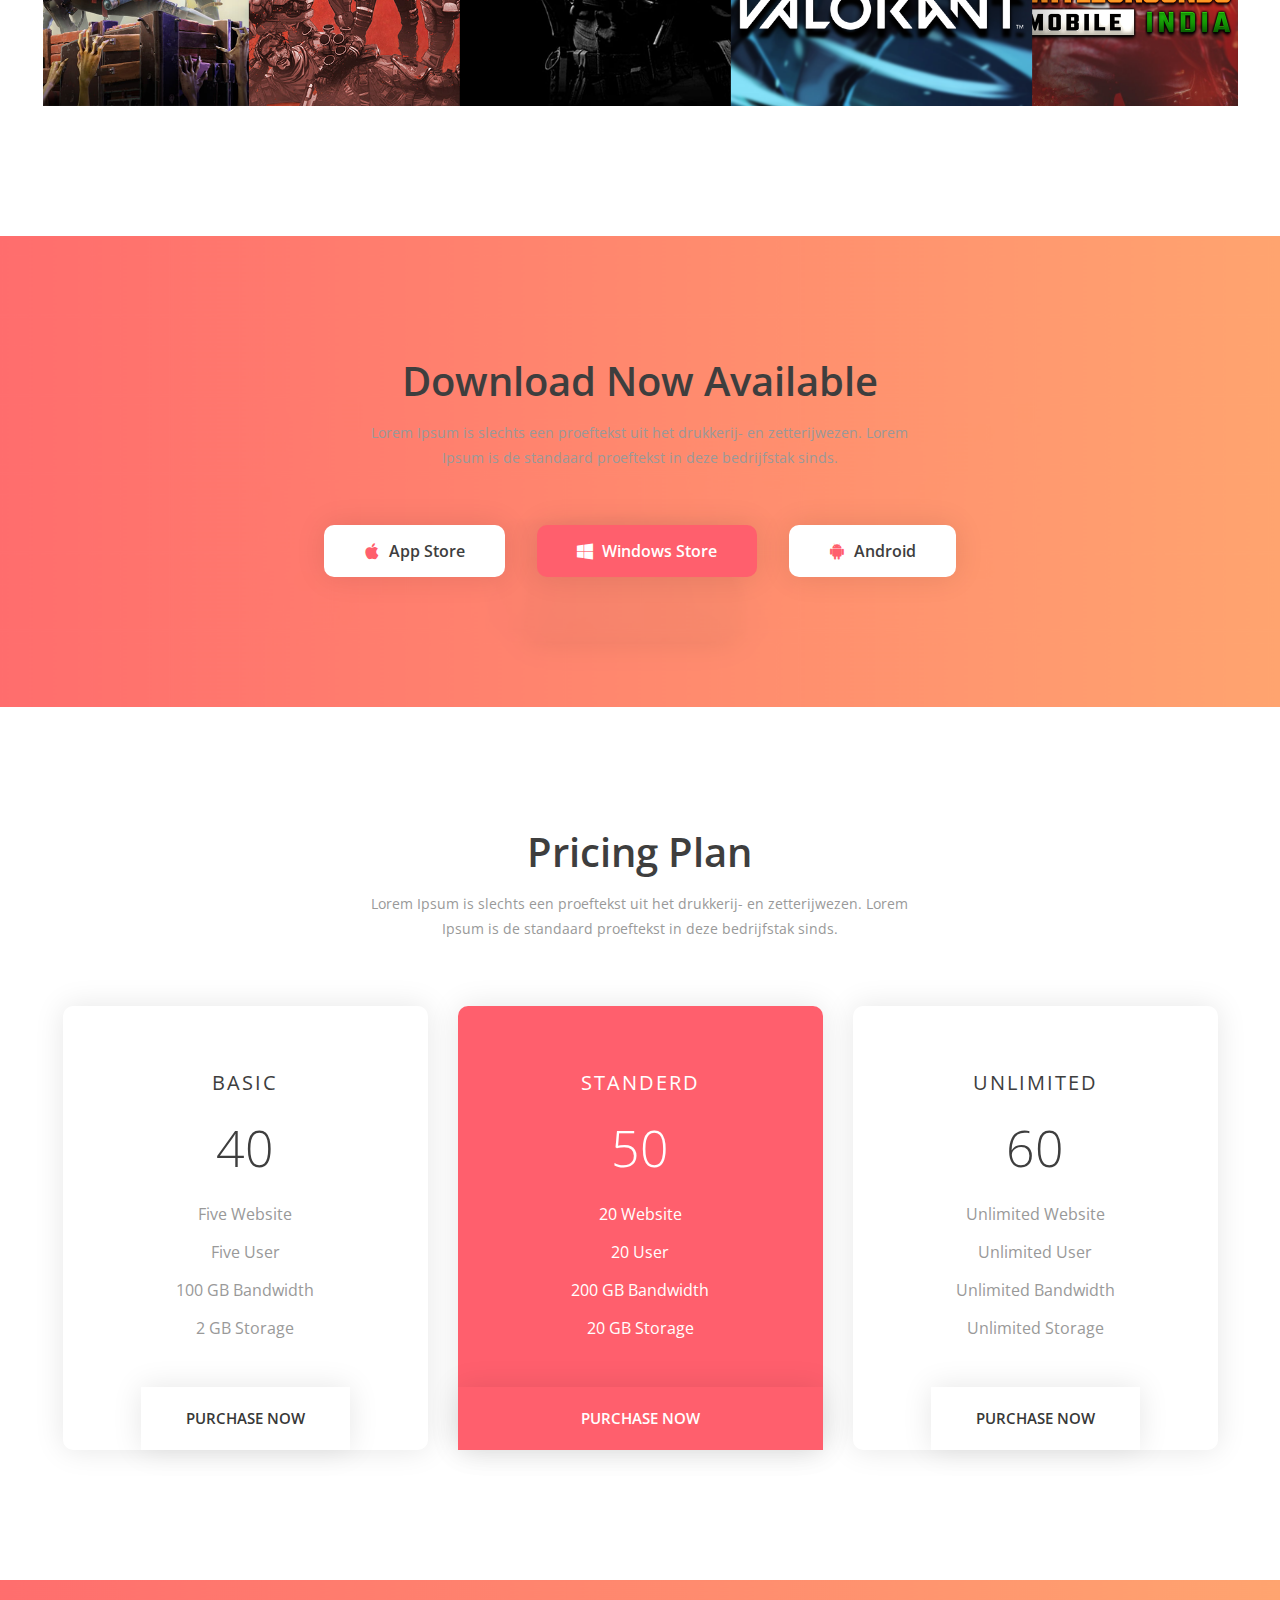
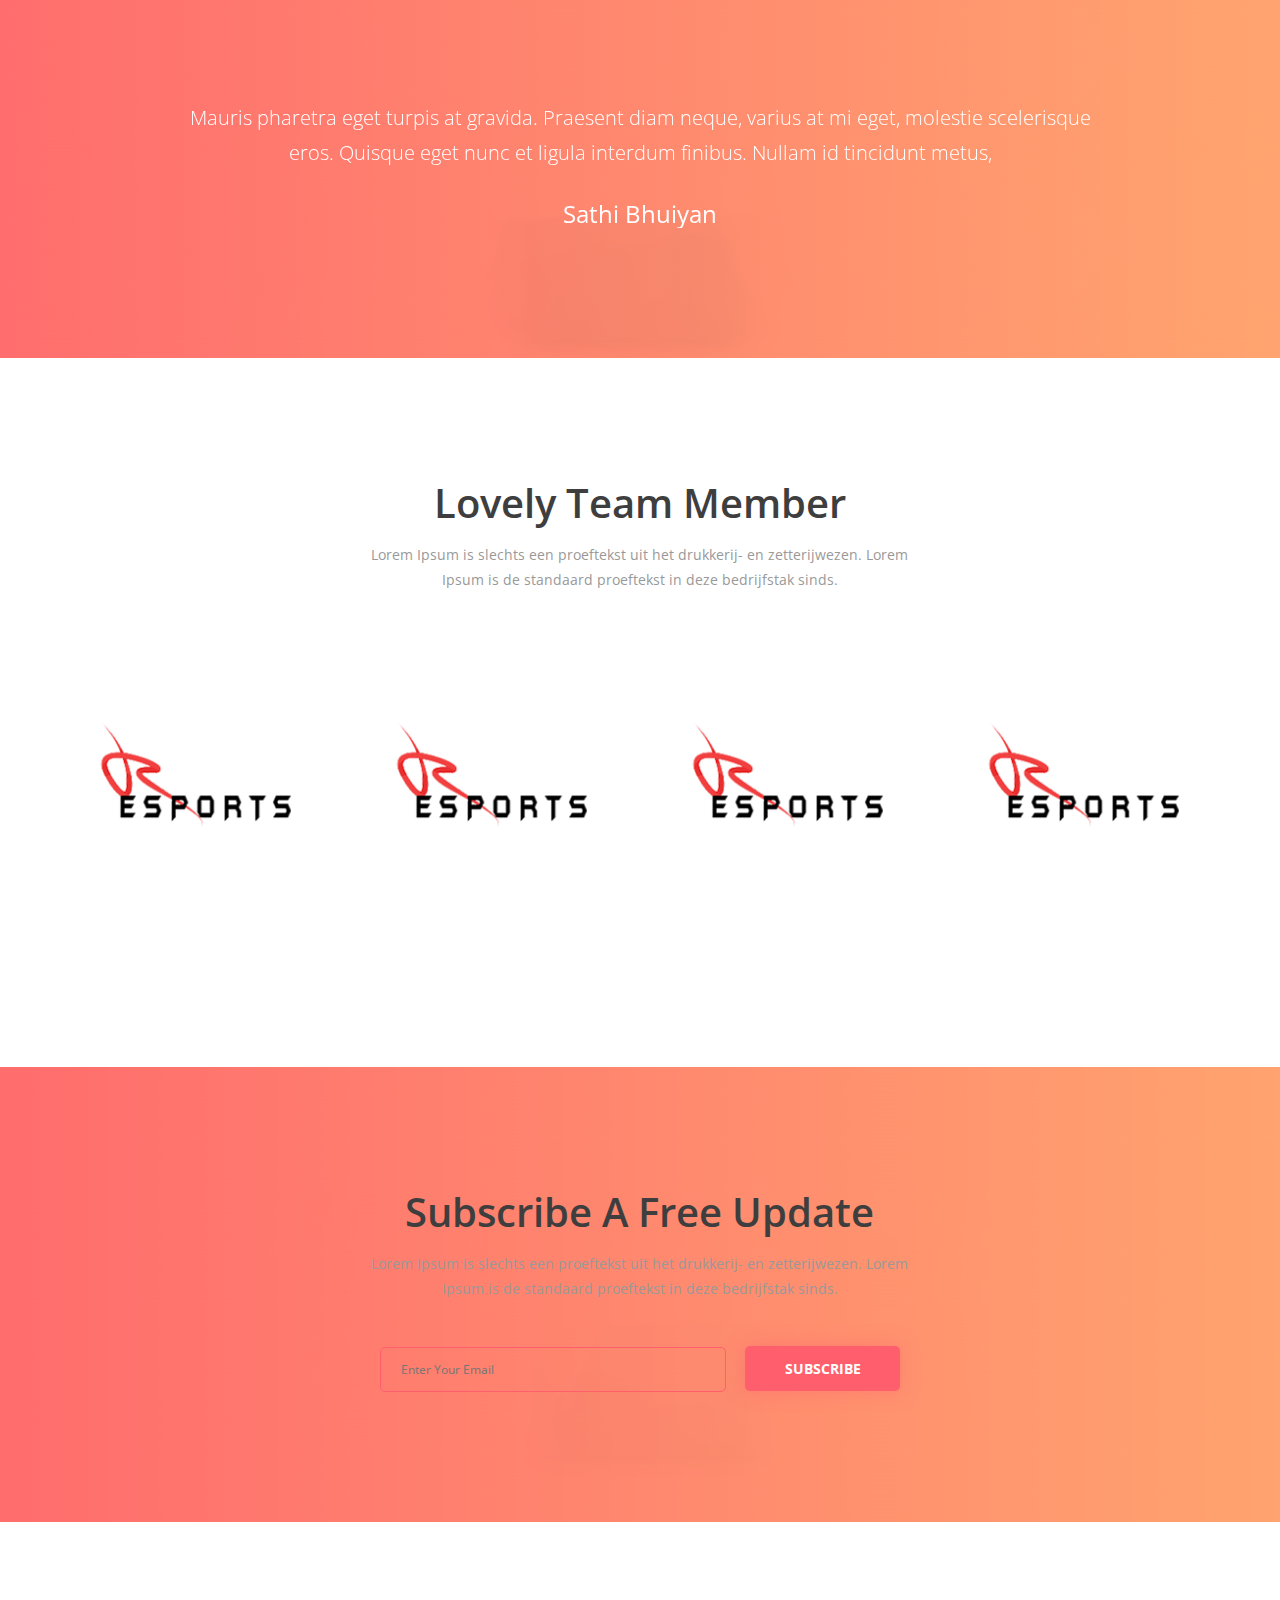
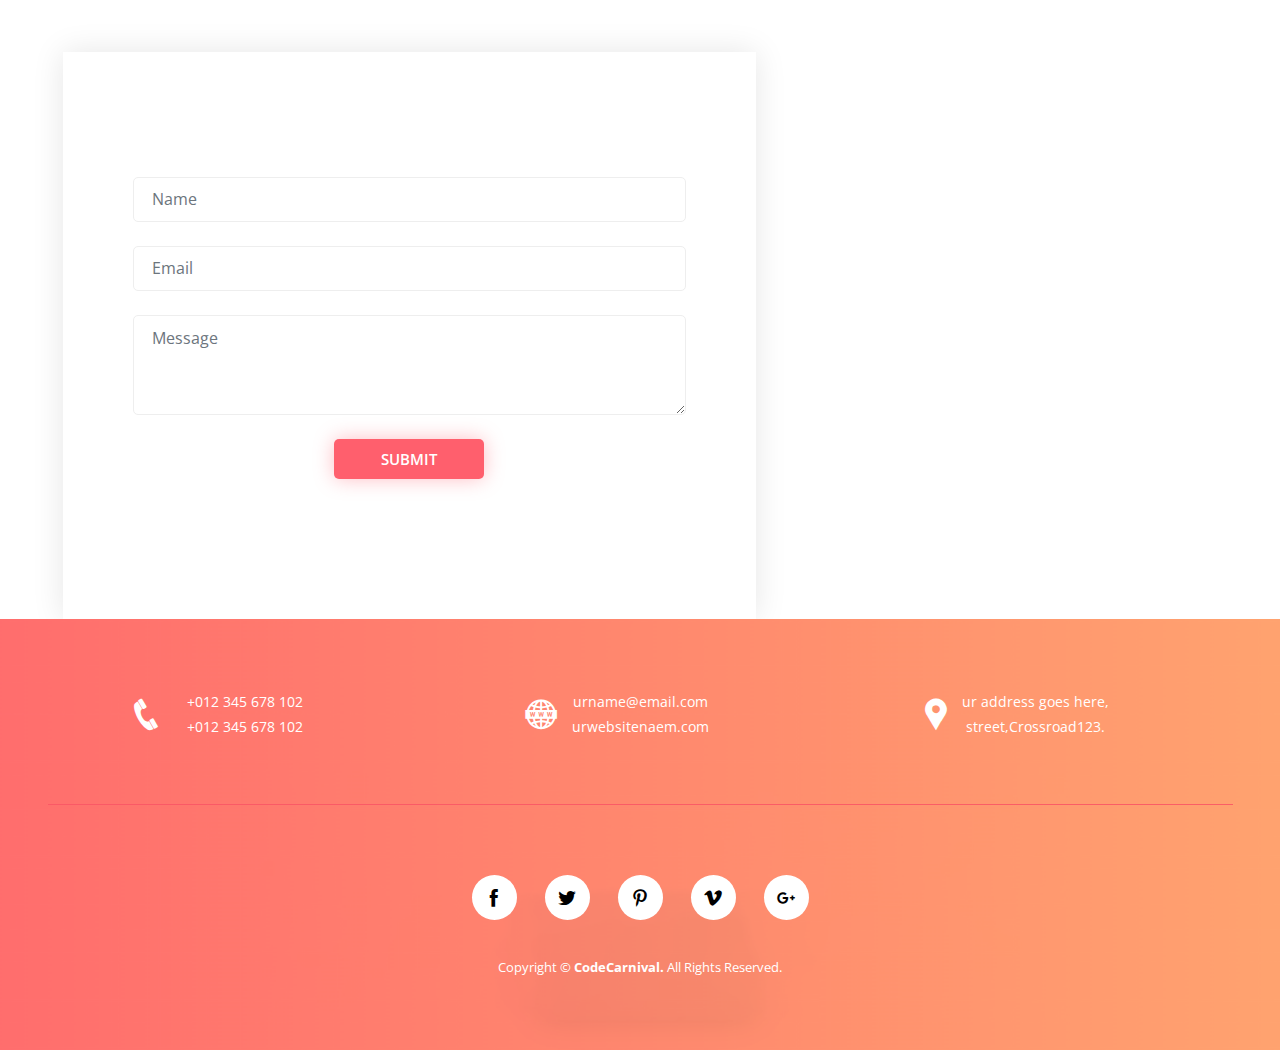
<file: fixed-text-video-bg.html>
<!doctype html>
<html class="no-js" lang="zxx">

<head>
	<meta charset="utf-8">
	<meta http-equiv="x-ua-compatible" content="ie=edge">
	<title>Moto - App Landing Page</title>
	<meta name="description" content="">
	<meta name="viewport" content="width=device-width, initial-scale=1">

	<link rel="shortcut icon" type="image/x-icon" href="img/icon/favicon.png">
	<!-- Place favicon.ico in the root directory -->

	<!-- all css here -->
	<link rel="stylesheet" href="css/bootstrap.min.css">
	<link rel="stylesheet" href="css/font-awesome.min.css">
	<link rel="stylesheet" href="css/icofont.css">
	<link rel="stylesheet" href="css/meanmenu.min.css">
	<link rel="stylesheet" href="css/slick.css">
	<link rel="stylesheet" href="css/owl.carousel.css">
	<link rel="stylesheet" href="css/magnific-popup.css">
	<link rel="stylesheet" href="css/animated-headlines.css">
	<link rel="stylesheet" href="css/shortcode/shortcodes.css">
	<link rel="stylesheet" href="style.css">
	<link rel="stylesheet" href="css/responsive.css">
	<script src="js/vendor/modernizr-3.11.2.min.js"></script>
</head>

<body data-bs-spy="scroll" data-bs-target="#navigation" data-bs-offset="0" tabindex="0">
	<!--[if lt IE 8]>
            <p class="browserupgrade">You are using an <strong>outdated</strong> browser. Please <a href="http://browsehappy.com/">upgrade your browser</a> to improve your experience.</p>
        <![endif]-->

	<!-- header area start -->
	<header>
		<nav id="header-top" class="navbar navbar-expand-md">
			<div class="container">
				<div class="navbar-header">
					<button type="button" class="navbar-toggler" type="button" data-bs-toggle="collapse"
						data-bs-target="#navigation" aria-controls="navigation" aria-expanded="false"
						aria-label="Toggle navigation">
						<span class="icon-bar"></span>
						<span class="icon-bar"></span>
						<span class="icon-bar"></span>
					</button>
					<a class="navbar-brand" href="#"><img src="img/icon/logo.png" alt="logo" class="img-responsive"></a>
				</div>
				<div class="collapse navbar-collapse" id="navigation">
					<ul class="nav nav-pills navbar-nav navbar-right">
						<li class="nav-item"><a class="nav-link active" aria-current="page" href="#slider-area">Home</a>
						</li>
						<li class="nav-item"><a class="nav-link" href="#about">About</a></li>
						<li class="nav-item"><a class="nav-link" href="#features">Features</a></li>
						<li class="nav-item"><a class="nav-link" href="#pricing">Pricing</a></li>
						<li class="nav-item"><a class="nav-link" href="#client">Client</a></li>
						<li class="nav-item"><a class="nav-link" href="#team">Team</a></li>
						<li class="nav-item"><a class="nav-link" href="#contact">Contact</a></li>
						<li class="nav-item"><a class="nav-link download-btn" href="#contact-area">Download</a></li>
					</ul>
				</div>
			</div>
		</nav>
	</header>
	<!-- header area end -->
	<!-- hero area start -->
	<div id="bgndVideo" class="video-bg slider-wrapper player"
		data-property="{videoURL:'https://www.youtube.com/watch?v=Vdb9IndsSXk&index=8&list=PLivjPDlt6ApTD6p2dgWr44nFi-J8xbIGe',containment:'self',autoPlay:true, mute:true, startAt:0, opacity:1}">
		<div class="slider">
			<div class="container">
				<div class="row">
					<div class="col-12">
						<div class="hero-text text-center">
							<h1>Moto All solution Head</h1>
							<p class="he-p">Nulla aliquet, erat a egestas lacinia, leo libero dapibus nisl, quis
								pulvinar dolor justo id turpis. Nulla odio orci.</p>
							<a href="#" class="hero-btn">Download</a>
						</div>
					</div>
				</div>
			</div>
		</div>
	</div>
	<!-- hero area end -->
	<!-- service area start -->
	<section class="service-area gray-bg">
		<div class="container">
			<div class="row">
				<div class="col-lg-4 col-md-6">
					<div class="single-service">
						<div class="service-icon">
							<img src="img/icon/service-icon-1.png" alt="">
						</div>
						<div class="service-content">
							<h2>Easy To Customize</h2>
							<p>Lorem Ipsum is slechts een preksts uit het drukkerij- en zetterija Lorem Ipsum is de
								stan.</p>
						</div>
					</div>
				</div>
				<div class="col-lg-4 col-md-6">
					<div class="single-service">
						<div class="service-icon">
							<img src="img/icon/service-icon-2.png" alt="">
						</div>
						<div class="service-content">
							<h2>Awesome Design</h2>
							<p>Lorem Ipsum is slechts een preksts uit het drukkerij- en zetterija Lorem Ipsum is de
								stan.</p>
						</div>
					</div>
				</div>
				<div class="col-lg-4 col-md-6">
					<div class="single-service">
						<div class="service-icon">
							<img src="img/icon/service-icon-3.png" alt="">
						</div>
						<div class="service-content">
							<h2>Easy To Use</h2>
							<p>Lorem Ipsum is slechts een preksts uit het drukkerij- en zetterija Lorem Ipsum is de
								stan.</p>
						</div>
					</div>
				</div>
			</div>
		</div>
	</section>
	<!-- service area start -->
	<!-- About area start -->
	<section id="about" class="about-area pt-130">
		<div class="container">
			<div class="row">
				<div class="col-md-6">
					<div class="about-content">
						<h2>About Moto App</h2>
						<p>Lorem Ipsum is slechts een proeftekst uit het drukkerij- en zetterijwezeny. LorIpsum is de
							standaard proeftekst in deze bedrijfstak sinds de 16eeeue, toen een okende drukker een
							zethaak met letters nam en ze husselde om een font-catalogmaken. Het heeft niet alleen vijf
							eeuwen</p>
						<p>overleefd maar is ook, vrijwel onveranderd, overgenomen in elektronische zetting. Het is in
							de jaren '60 populair geworden met de introductie vanlad Letraset velle met Lorem Ipsum
							passages.</p>
						<a class="hero-btn video-popup" href="https://www.youtube.com/watch?v=fkoEj95puX0"><i
								class="icofont icofont-play-alt-2"></i> Watch Our Video</a>
					</div>
				</div>
				<div class="col-md-6">
					<div class="about-img">
						<img src="img/other/about.png" alt="" />
					</div>
				</div>
			</div>
		</div>
	</section>
	<!-- About area End -->
	<!-- Feature area start -->
	<section id="features" class="feature-area gray-bg pt-128 pb-70">
		<div class="container">
			<div class="row">
				<div class="col-12">
					<div class="section-heading pb-55 text-center">
						<h2>Best Features</h2>
						<p>Lorem Ipsum is slechts een proeftekst uit het drukkerij- en zetterijwezen. Lorem Ipsum is de
							standaard proeftekst in deze bedrijfstak sinds.</p>
					</div>
				</div>
			</div>
			<div class="row">
				<div class="col-lg-4 col-md-6">
					<div class="awesome-feature text-center">
						<div class="awesome-feature-icon">
							<span><i class="icofont icofont-alarm"></i></span>
						</div>
						<div class="awesome-feature-details">
							<h5>Notification Viewing</h5>
							<p>Lorem Ipsum is slechts een proeftekst uit het drukkerij- en zetterijwezen. Lorem stand
							</p>
						</div>
					</div>
				</div>
				<div class="col-lg-4 col-md-6">
					<div class="awesome-feature text-center">
						<div class="awesome-feature-icon">
							<span><i class="icofont icofont-light-bulb"></i></span>
						</div>
						<div class="awesome-feature-details">
							<h5>Creative Design</h5>
							<p>Lorem Ipsum is slechts een proeftekst uit het drukkerij- en zetterijwezen. Lorem stand
							</p>
						</div>
					</div>
				</div>
				<div class="col-lg-4 col-md-6">
					<div class="awesome-feature text-center">
						<div class="awesome-feature-icon">
							<span><i class="icofont icofont-code"></i></span>
						</div>
						<div class="awesome-feature-details">
							<h5>Clean Code</h5>
							<p>Lorem Ipsum is slechts een proeftekst uit het drukkerij- en zetterijwezen. Lorem stand
							</p>
						</div>
					</div>
				</div>
			</div>
			<div class="row">
				<div class="col-lg-4 col-md-6">
					<div class="awesome-feature text-center">
						<div class="awesome-feature-icon">
							<span><i class="icofont icofont-ui-video-chat"></i></span>
						</div>
						<div class="awesome-feature-details">
							<h5>Full Free Video Call</h5>
							<p>Lorem Ipsum is slechts een proeftekst uit het drukkerij- en zetterijwezen. Lorem stand
							</p>
						</div>
					</div>
				</div>
				<div class="col-lg-4 col-md-6">
					<div class="awesome-feature text-center">
						<div class="awesome-feature-icon">
							<span><i class="icofont icofont-ui-head-phone"></i></span>
						</div>
						<div class="awesome-feature-details">
							<h5>Great Support</h5>
							<p>Lorem Ipsum is slechts een proeftekst uit het drukkerij- en zetterijwezen. Lorem stand
							</p>
						</div>
					</div>
				</div>
				<div class="col-lg-4 col-md-6">
					<div class="awesome-feature text-center">
						<div class="awesome-feature-icon">
							<span><i class="icofont icofont-heart"></i></span>
						</div>
						<div class="awesome-feature-details">
							<h5>Unlimited Features</h5>
							<p>Lorem Ipsum is slechts een proeftekst uit het drukkerij- en zetterijwezen. Lorem stand
							</p>
						</div>
					</div>
				</div>
			</div>
		</div>
	</section>
	<!-- Feature feature area end -->
	<!-- How it work start -->
	<section class="how-work-area pt-130 pb-125 bg-1">
		<div class="container">
			<div class="row">
				<div class="col-lg-6">
					<div class="how-work-right text-center">
						<img src="img/other/work.png" alt="" />
					</div>
				</div>
				<div class="col-lg-6">
					<div class="how-work-left mt-90">
						<h2>How It Work?</h2>
						<div class="how-work-tab mt-55">
							<ul class="nav">
								<li><a class="active" data-bs-toggle="tab" href="#home">1. Download</a></li>
								<li><a data-bs-toggle="tab" href="#menu1">2. Install</a></li>
								<li><a data-bs-toggle="tab" href="#menu2">3. Run</a></li>
							</ul>
							<div class="tab-content">
								<div id="home" class="mt-45 tab-pane fade show active">
									<p>Lorem Ipsum is slechts een proeftekst uit het drukkerij- en bnzetterijwezen.
										Lorem Ipsum is de standaard proeftekst in deze bedrijfstak sinds de 16esss eeuw,
										toen een onbekende drukker een zethaak met letters nam en ze husselde om een
										font-catalogus te maken. </p>
									<p>overleefd maar is ook, vrijwel onveranderd, overgenomen in elektronischess
										letterzetting. Het is in de jaren '60 populair geworden met de introductie van
										Letraset vellen Lorem Ipsum passages.</p>
								</div>
								<div id="menu1" class="mt-45 tab-pane fade">
									<p>Lorem Ipsum is slechts een proeftekst uit het drukkerij- en bnzetterijwezen.
										Lorem Ipsum is de standaard proeftekst in deze bedrijfstak sinds de 16esss eeuw,
										toen een onbekende drukker een zethaak met letters nam en ze husselde om een
										font-catalogus te maken. </p>
									<p>overleefd maar is ook, vrijwel onveranderd, overgenomen in elektronischess
										letterzetting. Het is in de jaren '60 populair geworden met de introductie van
										Letraset vellen Lorem Ipsum passages.</p>
								</div>
								<div id="menu2" class="mt-45 tab-pane fade">
									<p>Lorem Ipsum is slechts een proeftekst uit het drukkerij- en bnzetterijwezen.
										Lorem Ipsum is de standaard proeftekst in deze bedrijfstak sinds de 16esss eeuw,
										toen een onbekende drukker een zethaak met letters nam en ze husselde om een
										font-catalogus te maken. </p>
									<p>overleefd maar is ook, vrijwel onveranderd, overgenomen in elektronischess
										letterzetting. Het is in de jaren '60 populair geworden met de introductie van
										Letraset vellen Lorem Ipsum passages.</p>
								</div>
							</div>
						</div>
					</div>
				</div>
			</div>
		</div>
	</section>
	<!-- How it work End -->
	<!-- fun fact area start -->
	<section class="funfact-area bg-2 pt-125 pb-130">
		<div class="container">
			<div class="row">
				<div class="col-md-3">
					<div class="single-fact text-center">
						<h2 class="counter">200</h2>
						<h5>Downloads</h5>
					</div>
				</div>
				<div class="col-md-3">
					<div class="single-fact text-center">
						<h2 class="counter">1000</h2>
						<h5>Active Installs</h5>
					</div>
				</div>
				<div class="col-md-3">
					<div class="single-fact text-center">
						<h2 class="counter">80</h2>
						<h5>Happy Clients</h5>
					</div>
				</div>
				<div class="col-md-3">
					<div class="single-fact text-center">
						<h2 class="counter">100</h2>
						<h5>Total App Rat</h5>
					</div>
				</div>
			</div>
		</div>
	</section>
	<!-- fun fact area end -->
	<!-- app screenshot area start -->
	<section class="screenshot-area pt-130 pb-130">
		<div class="container">
			<div class="row">
				<div class="col-12">
					<div class="section-heading pb-55 text-center">
						<h2>App Screenshots</h2>
						<p>Lorem Ipsum is slechts een proeftekst uit het drukkerij- en zetterijwezen. Lorem Ipsum is de
							standaard proeftekst in deze bedrijfstak sinds.</p>
					</div>
				</div>
			</div>
			<div class="row">
				<div class="col-12">
					<div class="screenshot-slider">
						<div class="single-screenshot">
							<div class="image">
								<img src="img/screenshot/1.png" alt="">
							</div>
						</div>
						<div class="single-screenshot">
							<div class="image">
								<img src="img/screenshot/2.png" alt="">
							</div>
						</div>
						<div class="single-screenshot">
							<div class="image">
								<img src="img/screenshot/3.png" alt="">
							</div>
						</div>
						<div class="single-screenshot">
							<div class="image">
								<img src="img/screenshot/4.png" alt="">
							</div>
						</div>
						<div class="single-screenshot">
							<div class="image">
								<img src="img/screenshot/5.png" alt="">
							</div>
						</div>
					</div>
				</div>
			</div>
		</div>
	</section>
	<!-- app screenshot area end -->
	<!-- Download Area Start -->
	<section class="download-area bg-3 ptb-130">
		<div class="container">
			<div class="row">
				<div class="col-12">
					<div class="section-heading text-center pb-45">
						<h2>Download Now Available</h2>
						<p>Lorem Ipsum is slechts een proeftekst uit het drukkerij- en zetterijwezen. Lorem Ipsum is de
							standaard proeftekst in deze bedrijfstak sinds.</p>
					</div>
				</div>
			</div>
			<div class="row">
				<div class="col-12">
					<div class="download-option-btn text-center">
						<ul>
							<li>
								<a href="#"><i class="icofont icofont-brand-apple"></i> App Store</a>
								<a class="active" href="#"><i class="icofont icofont-brand-windows"></i> Windows
									store</a>
								<a href="#"><i class="icofont icofont-brand-android-robot"></i> Android</a>
							</li>
						</ul>
					</div>
				</div>
			</div>
		</div>
	</section>
	<!-- Download Area End -->
	<!-- Pricing Plan Area Start -->
	<section id="pricing" class="pricing-area pt-130 pb-100">
		<div class="container">
			<div class="row">
				<div class="col-12">
					<div class="section-heading pb-55 text-center">
						<h2>Pricing Plan</h2>
						<p>Lorem Ipsum is slechts een proeftekst uit het drukkerij- en zetterijwezen. Lorem Ipsum is de
							standaard proeftekst in deze bedrijfstak sinds.</p>
					</div>
				</div>
			</div>
			<div class="row">
				<div class="col-lg-4 col-md-6">
					<div class="pricing-single white-bg text-center mb-30">
						<div class="price-titel uppercase">
							<h4>BASIC</h4>
						</div>
						<div class="pricing-price">
							<span>40</span>
						</div>
						<div class="price-decs">
							<ul>
								<li>Five Website</li>
								<li>Five User</li>
								<li>100 GB Bandwidth</li>
								<li>2 GB Storage</li>
							</ul>
						</div>
						<div class="ordr-btn uppercase">
							<a href="#">Purchase Now</a>
						</div>
					</div>
				</div>
				<div class="col-lg-4 col-md-6">
					<div class="pricing-single active white-bg text-center mb-30">
						<div class="price-titel uppercase">
							<h4>STANDERD</h4>
						</div>
						<div class="pricing-price">
							<span>50</span>
						</div>
						<div class="price-decs">
							<ul>
								<li>20 Website</li>
								<li>20 User</li>
								<li>200 GB Bandwidth</li>
								<li>20 GB Storage</li>
							</ul>
						</div>
						<div class="ordr-btn uppercase">
							<a href="#">Purchase Now</a>
						</div>
					</div>
				</div>
				<div class="col-lg-4 col-md-6">
					<div class="pricing-single white-bg text-center mb-30">
						<div class="price-titel uppercase">
							<h4>UNLIMITED</h4>
						</div>
						<div class="pricing-price">
							<span>60</span>
						</div>
						<div class="price-decs">
							<ul>
								<li>Unlimited Website</li>
								<li>Unlimited User</li>
								<li>Unlimited Bandwidth</li>
								<li>Unlimited Storage</li>
							</ul>
						</div>
						<div class="ordr-btn uppercase">
							<a href="#">Purchase Now</a>
						</div>
					</div>
				</div>
			</div>
		</div>
	</section>
	<!-- Pricing Plan Area End -->
	<!-- Testimonial Area Start -->
	<section id="client" class="testimonial-area pt-120 pb-130 bg-4">
		<div class="container">
			<div class="row">
				<div class="testimonial-active owl-carousel">
					<div class="col-12">
						<div class="testimonial-desc text-center">
							<p>Mauris pharetra eget turpis at gravida. Praesent diam neque, varius at mi eget, molestie
								scelerisque eros. Quisque eget nunc et ligula interdum finibus. Nullam id tincidunt
								metus, </p>
							<h4>Sathi Bhuiyan</h4>
						</div>
					</div>
					<div class="col-12">
						<div class="testimonial-desc text-center">
							<p>Mauris pharetra eget turpis at gravida. Praesent diam neque, varius at mi eget, molestie
								scelerisque eros. Quisque eget nunc et ligula interdum finibus. Nullam id tincidunt
								metus, </p>
							<h4>Al Mamun</h4>
						</div>
					</div>
					<div class="col-12">
						<div class="testimonial-desc text-center">
							<p>Mauris pharetra eget turpis at gravida. Praesent diam neque, varius at mi eget, molestie
								scelerisque eros. Quisque eget nunc et ligula interdum finibus. Nullam id tincidunt
								metus, </p>
							<h4>Salim Rana</h4>
						</div>
					</div>
				</div>
			</div>
		</div>
	</section>
	<!-- Testimonial Area End -->
	<!-- Team Area Start -->
	<section id="team" class="team-area ptb-130">
		<div class="container">
			<div class="row">
				<div class="col-12">
					<div class="section-heading pb-55 text-center">
						<h2>Lovely Team Member</h2>
						<p>Lorem Ipsum is slechts een proeftekst uit het drukkerij- en zetterijwezen. Lorem Ipsum is de
							standaard proeftekst in deze bedrijfstak sinds.</p>
					</div>
				</div>
			</div>
			<div class="row">
				<div class="col-lg-3 col-md-6">
					<div class="team-single">
						<img src="img/team/1.png" alt="" />
						<div class="team-overlay text-center">
							<h5>Sathi Bhuiyan</h5>
							<h6>Lovely Designer</h6>
						</div>
					</div>
				</div>
				<div class="col-lg-3 col-md-6">
					<div class="team-single">
						<img src="img/team/2.png" alt="" />
						<div class="team-overlay text-center">
							<h5>Kausar Al Mamun</h5>
							<h6>Lovely Designer</h6>
						</div>
					</div>
				</div>
				<div class="col-lg-3 col-md-6">
					<div class="team-single">
						<img src="img/team/3.png" alt="" />
						<div class="team-overlay text-center">
							<h5>Nirob Khan</h5>
							<h6>Lovely Designer</h6>
						</div>
					</div>
				</div>
				<div class="col-lg-3 col-md-6">
					<div class="team-single">
						<img src="img/team/4.png" alt="" />
						<div class="team-overlay text-center">
							<h5>Salim Rana</h5>
							<h6>Lovely Designer</h6>
						</div>
					</div>
				</div>
			</div>
		</div>
	</section>
	<!-- Team Area End -->
	<!-- Subcribe Area Start -->
	<section class="subcribe-area pt-130 pb-115 bg-6">
		<div class="container">
			<div class="row">
				<div class="col-12">
					<div class="section-heading pb-35 text-center">
						<h2>Subscribe a free update</h2>
						<p>Lorem Ipsum is slechts een proeftekst uit het drukkerij- en zetterijwezen. Lorem Ipsum is de
							standaard proeftekst in deze bedrijfstak sinds.</p>
					</div>
				</div>
			</div>
			<div class="row">
				<div class="col-12">
					<div class="subcribe-form text-center">
						<form id="mc-form">
							<input autocomplete="off" placeholder="Enter Your Email" type="text">
							<button type="submit">Subscribe</button>
							<!-- mailchimp-alerts Start -->
							<div class="mailchimp-alerts text-centre">
								<div class="mailchimp-submitting"></div>
								<div class="mailchimp-success"></div>
								<div class="mailchimp-error"></div>
							</div>
							<!-- mailchimp-alerts end -->
						</form>
					</div>
				</div>
			</div>
		</div>
	</section>
	<!-- Subcribe Area End -->
	<!-- Contact Area Start -->
	<div id="contact" class="contact-area pt-130">
		<div class="container">
			<div class="row">
				<div class="col-12">
					<div class="contact-wrap">
						<!-- Contact Form -->
						<form id="contact-form" class="form contact-form"
							action="https://whizthemes.com/mail-php/other/mail.php">
							<div class="row">
								<div class="form-group col-12">
									<input type="text" name="con_name" class="form-control" id="first-name"
										placeholder="Name" required="required">
								</div>
								<div class="form-group col-12 mt-4">
									<input type="email" name="con_email" class="form-control" id="email"
										placeholder="Email" required="required">
								</div>
								<div class="form-group description col-12 mbnone mt-4">
									<textarea rows="3" name="con_message" class="form-control" id="description"
										placeholder="Message" required="required"></textarea>
								</div>
								<div class="col-12 mt-4">
									<div class="actions text-center">
										<button type="submit" name="submit" class="btn btn-lg btn-contact-bg"
											title="Submit Your Message!">submit</button>
										<p class="form-messege"></p>
									</div>
								</div>
							</div>
						</form>
						<!-- Contact Form -->
						<!-- Google Map -->
						<div class="google-map">
							<iframe class="contact-map-size"
								src="https://www.google.com/maps/embed?pb=!1m18!1m12!1m3!1d193595.15830869428!2d-74.119763973046!3d40.69766374874431!2m3!1f0!2f0!3f0!3m2!1i1024!2i768!4f13.1!3m3!1m2!1s0x89c24fa5d33f083b%3A0xc80b8f06e177fe62!2sNew%20York%2C%20NY%2C%20USA!5e0!3m2!1sen!2sbd!4v1613802584124!5m2!1sen!2sbd"
								allowfullscreen="" loading="lazy">
							</iframe>
						</div>
						<!-- Google Map -->
					</div>
				</div>
			</div>
		</div>
	</div>
	<!-- Contact Area End -->
	<!-- Copyright Area Start -->
	<div class="copyright-area bg-5 ptb-70">
		<div class="container">
			<!-- Contact address left -->
			<div class="conct-border row">
				<div class="col-md-4">
					<div class="single-address">
						<div class="media">
							<div class="media-left">
								<i class="icofont icofont-phone"></i>
							</div>
							<div class="media-body text-center">
								<p>+012 345 678 102 <br> +012 345 678 102</p>
							</div>
						</div>
					</div>
				</div>
				<div class="col-md-4">
					<div class="single-address">
						<div class="media">
							<div class="media-left">
								<i class="icofont icofont-web"></i>
							</div>
							<div class="media-body text-center">
								<p>urname@email.com <br> urwebsitenaem.com</p>
							</div>
						</div>
					</div>
				</div>
				<div class="col-md-4">
					<div class="single-address">
						<div class="media">
							<div class="media-left">
								<i class="icofont icofont-social-google-map"></i>
							</div>
							<div class="media-body text-center">
								<p>ur address goes here, <br> street,Crossroad123.</p>
							</div>
						</div>
					</div>
				</div>
			</div>
			<!-- Contact address left -->
			<!-- Copyright right -->
			<div class="row">
				<div class="col-12">
					<div class="copyright-area text-center">
						<!-- Copyright social -->
						<div class="contact-social text-center pt-70 pb-35">
							<ul>
								<li>
									<a href="#"><i class="icofont icofont-social-facebook"></i></a>
								</li>
								<li>
									<a href="#"><i class="icofont icofont-social-twitter"></i></a>
								</li>
								<li>
									<a href="#"><i class="icofont icofont-social-pinterest"></i></a>
								</li>
								<li>
									<a href="#"><i class="icofont icofont-social-vimeo"></i></a>
								</li>
								<li>
									<a href="#"><i class="icofont icofont-social-google-plus"></i></a>
								</li>
							</ul>
						</div>
						<!-- Copyright social -->
						<div class="copyright-text">
							<p>Copyright &copy; <a href="https://themeforest.net/user/codecarnival/portfolio">
									CodeCarnival. </a> All Rights Reserved.</p>
						</div>
						<!-- Copyright text -->
					</div>
				</div>
			</div>
			<!-- Copyright right -->
		</div>
	</div>
	<!-- Copyright Area End -->

	<!-- all js here -->
	<script src="js/vendor/jquery-3.6.0.min.js"></script>
	<script src="js/vendor/jquery-migrate-3.3.2.min.js"></script>
	<script src="js/bootstrap.bundle.min.js"></script>
	<script src="js/owl.carousel.min.js"></script>
	<script src="js/slick.min.js"></script>
	<script src="js/jquery.ajaxchimp.min.js"></script>
	<script src="js/plugins.js"></script>
	<script src="js/main.js"></script>
</body>

</html>
</file>
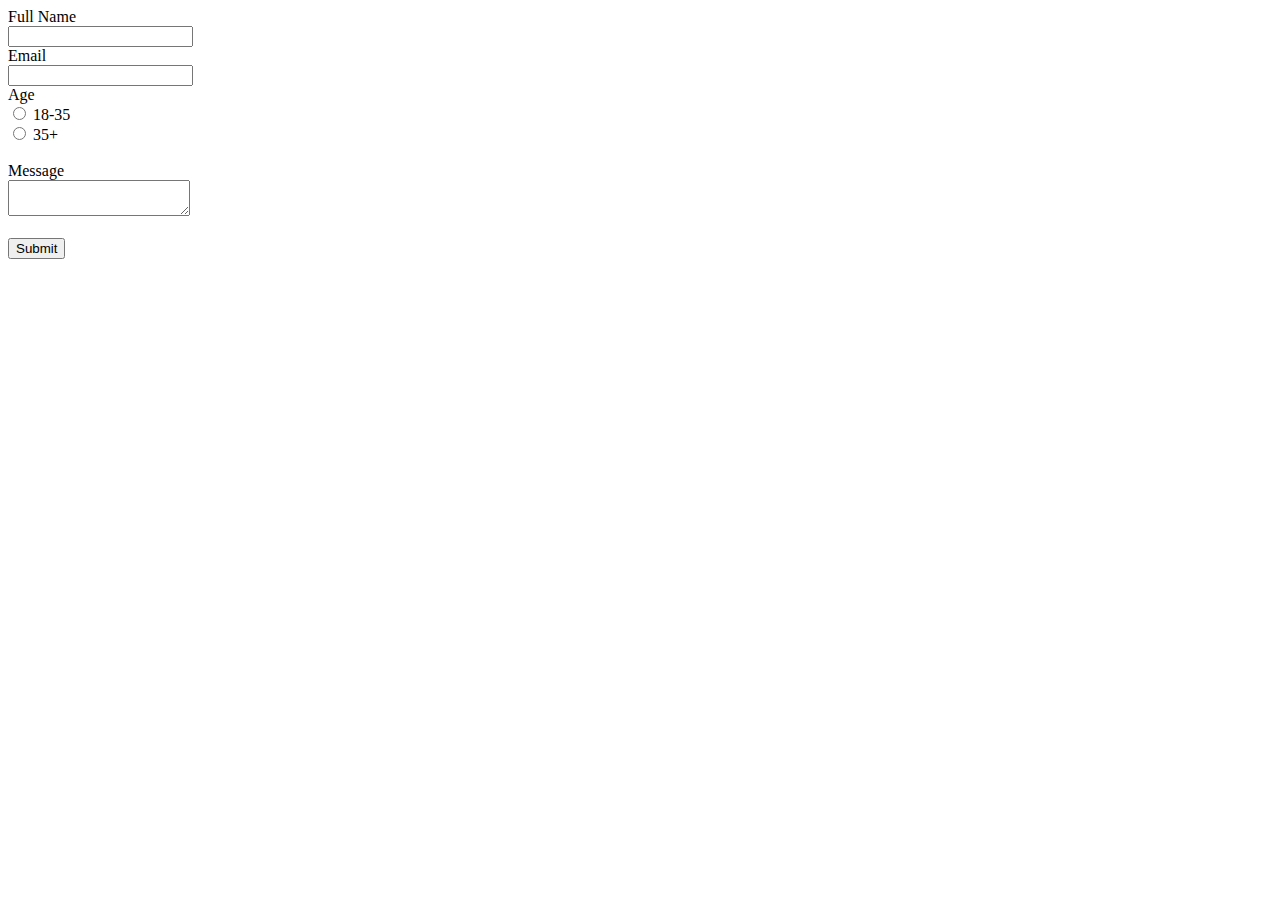
<file: form.html>
<!DOCTYPE html>
<html>
<head>
<title>Save Web Form Data to Spreadsheets - Contact Form</title>
<script
src="https://code.jquery.com/jquery-3.4.1.js"
integrity="sha256-WpOohJOqMqqyKL9FccASB9O0KwACQJpFTUBLTYOVvVU="
crossorigin="anonymous"></script>
<script>
function SubForm (){
$.ajax({
url:'https://api.apispreadsheets.com/data/410/',
type:'post',
data:$("#myForm").serializeArray(),
success: function(){
alert("Form Data Submitted :)")
},
error: function(){
alert("There was an error :(")
}
});
}
</script>
</head>
<body>
<form id="myForm">
<label>Full Name</label>
<br/>
<input name="full_name" />
<br/>
<label>Email</label>
<br/>
<input name="email" />
<br/>
<label>Age</label>
<br/>
<input type="radio" id="age" name="age" value="18-35" /> 18-35<br/>
<input type="radio" id="age" name="age" value="35+" /> 35+<br/>
<br/>
<label>Message</label>
<br/>
<textarea name="message">
</textarea>
<br/>
<br/>
</form>
<button onclick="SubForm()">Submit</button>
</body>
</html>
</file>
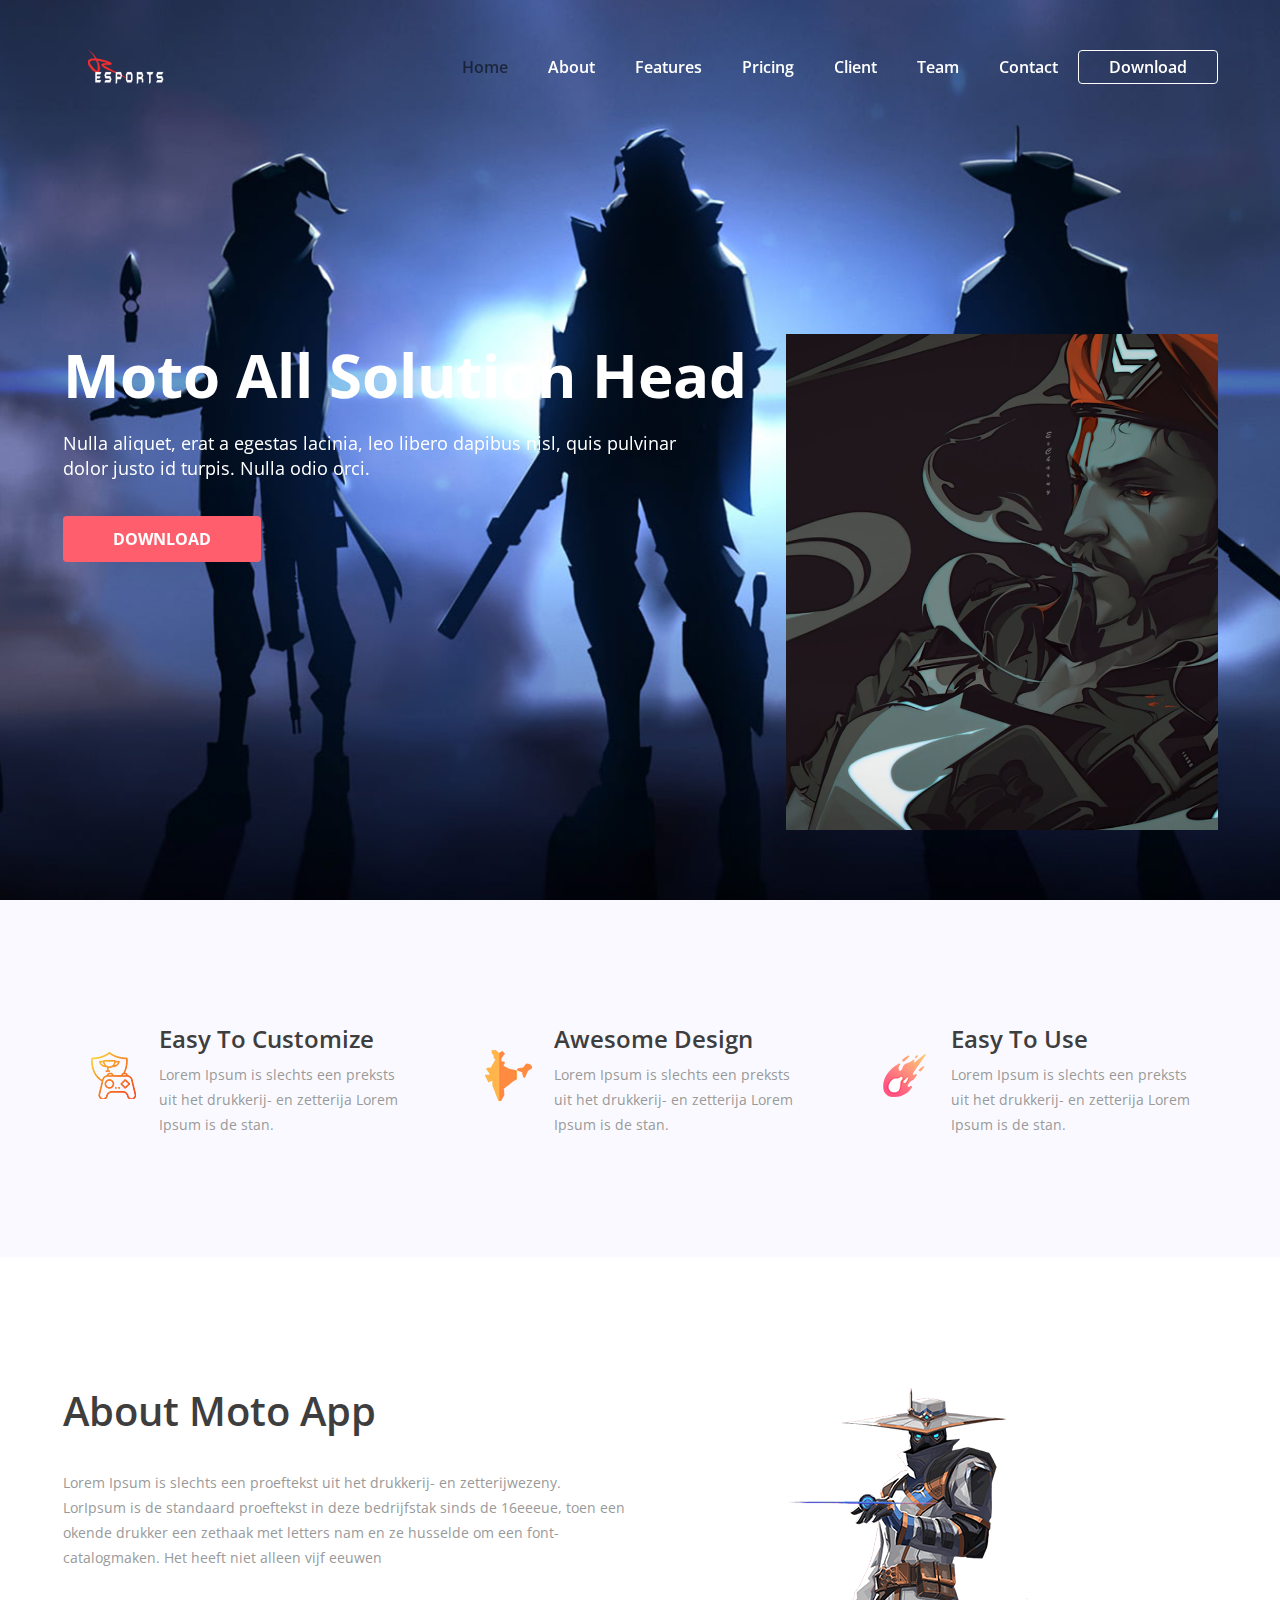
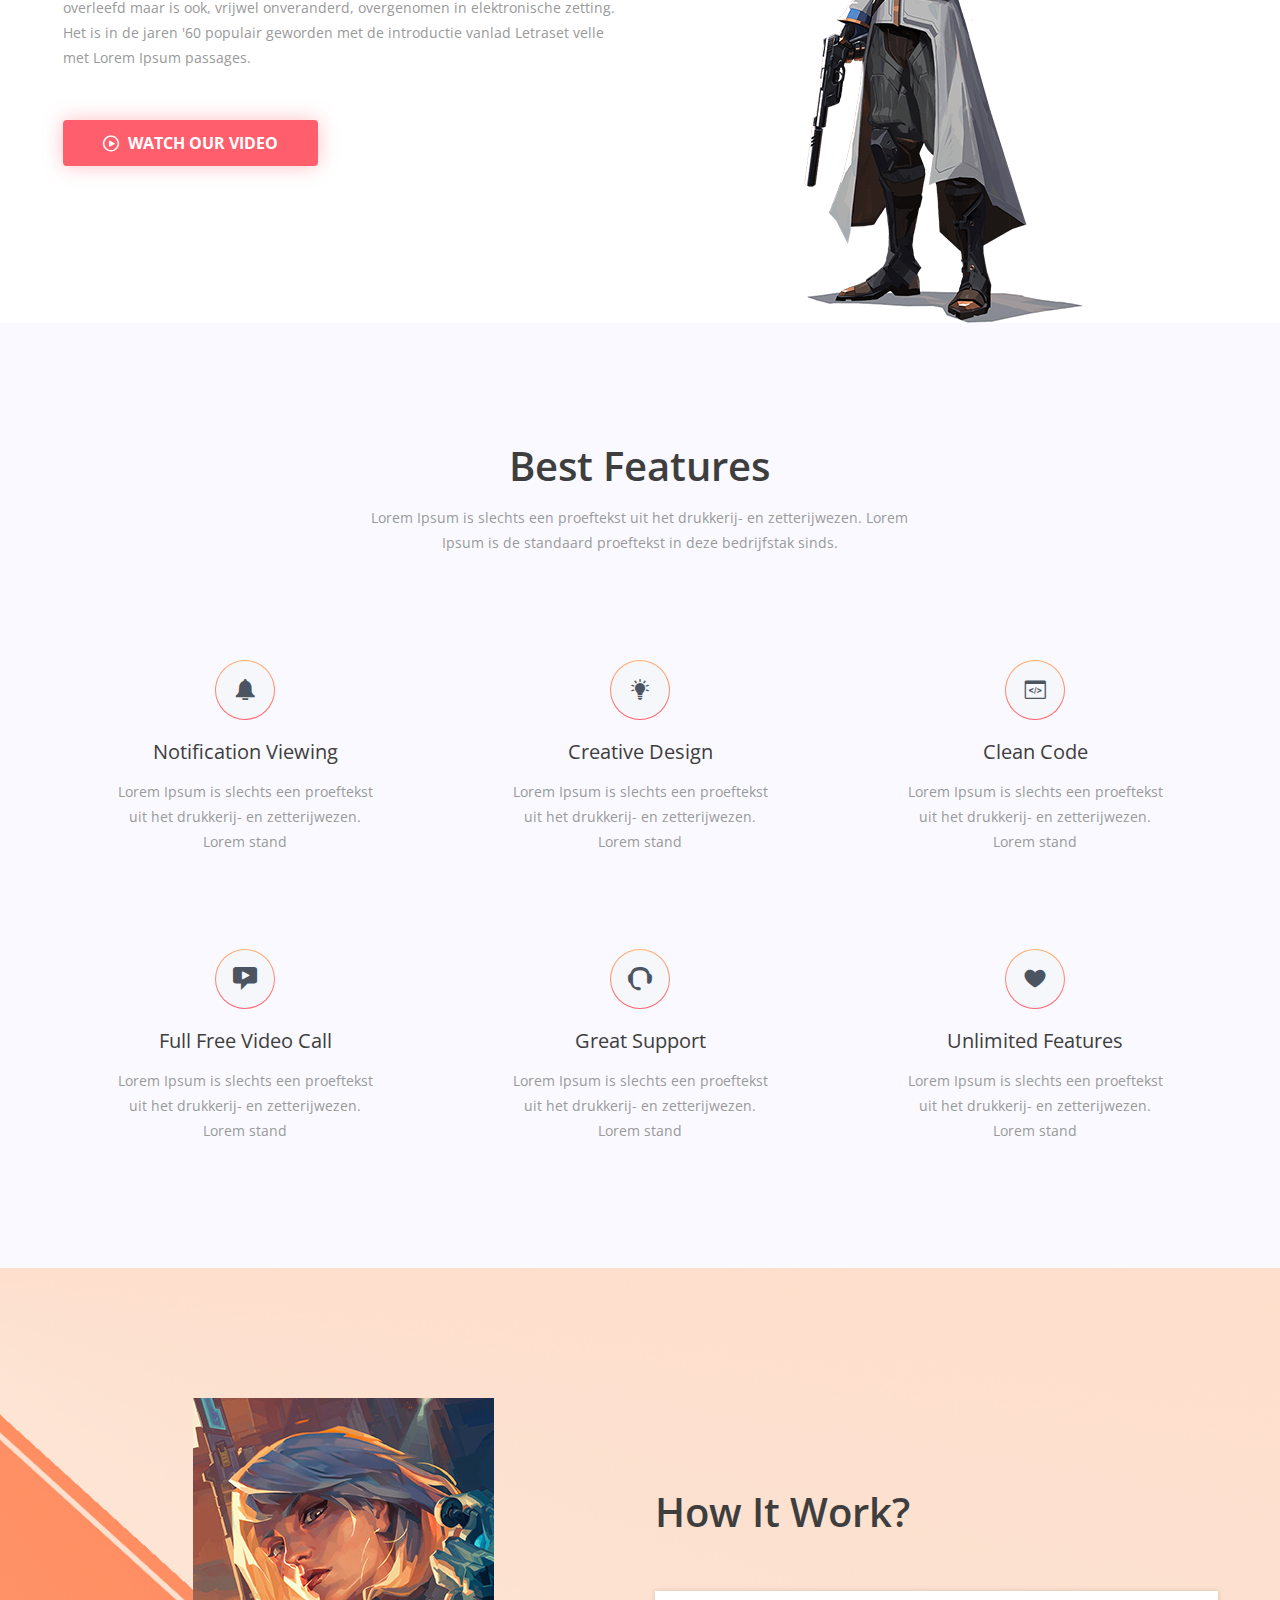
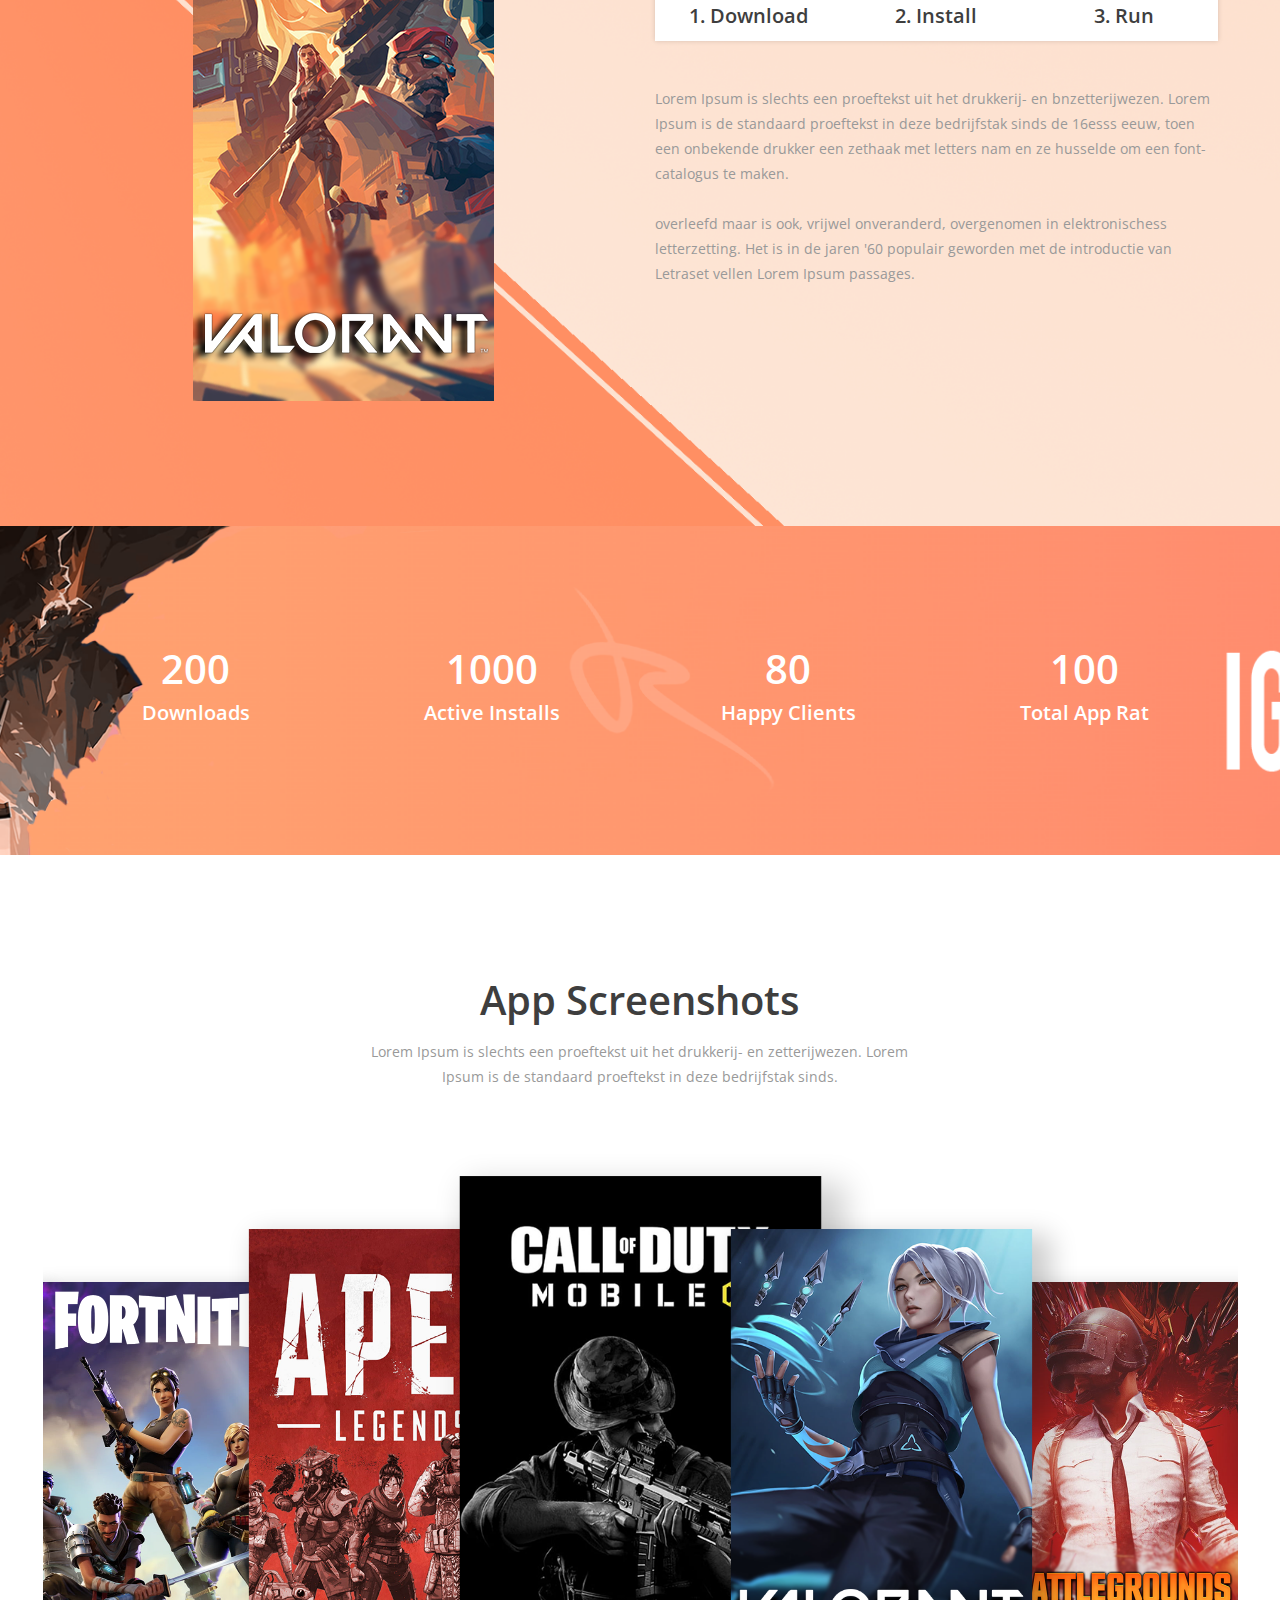
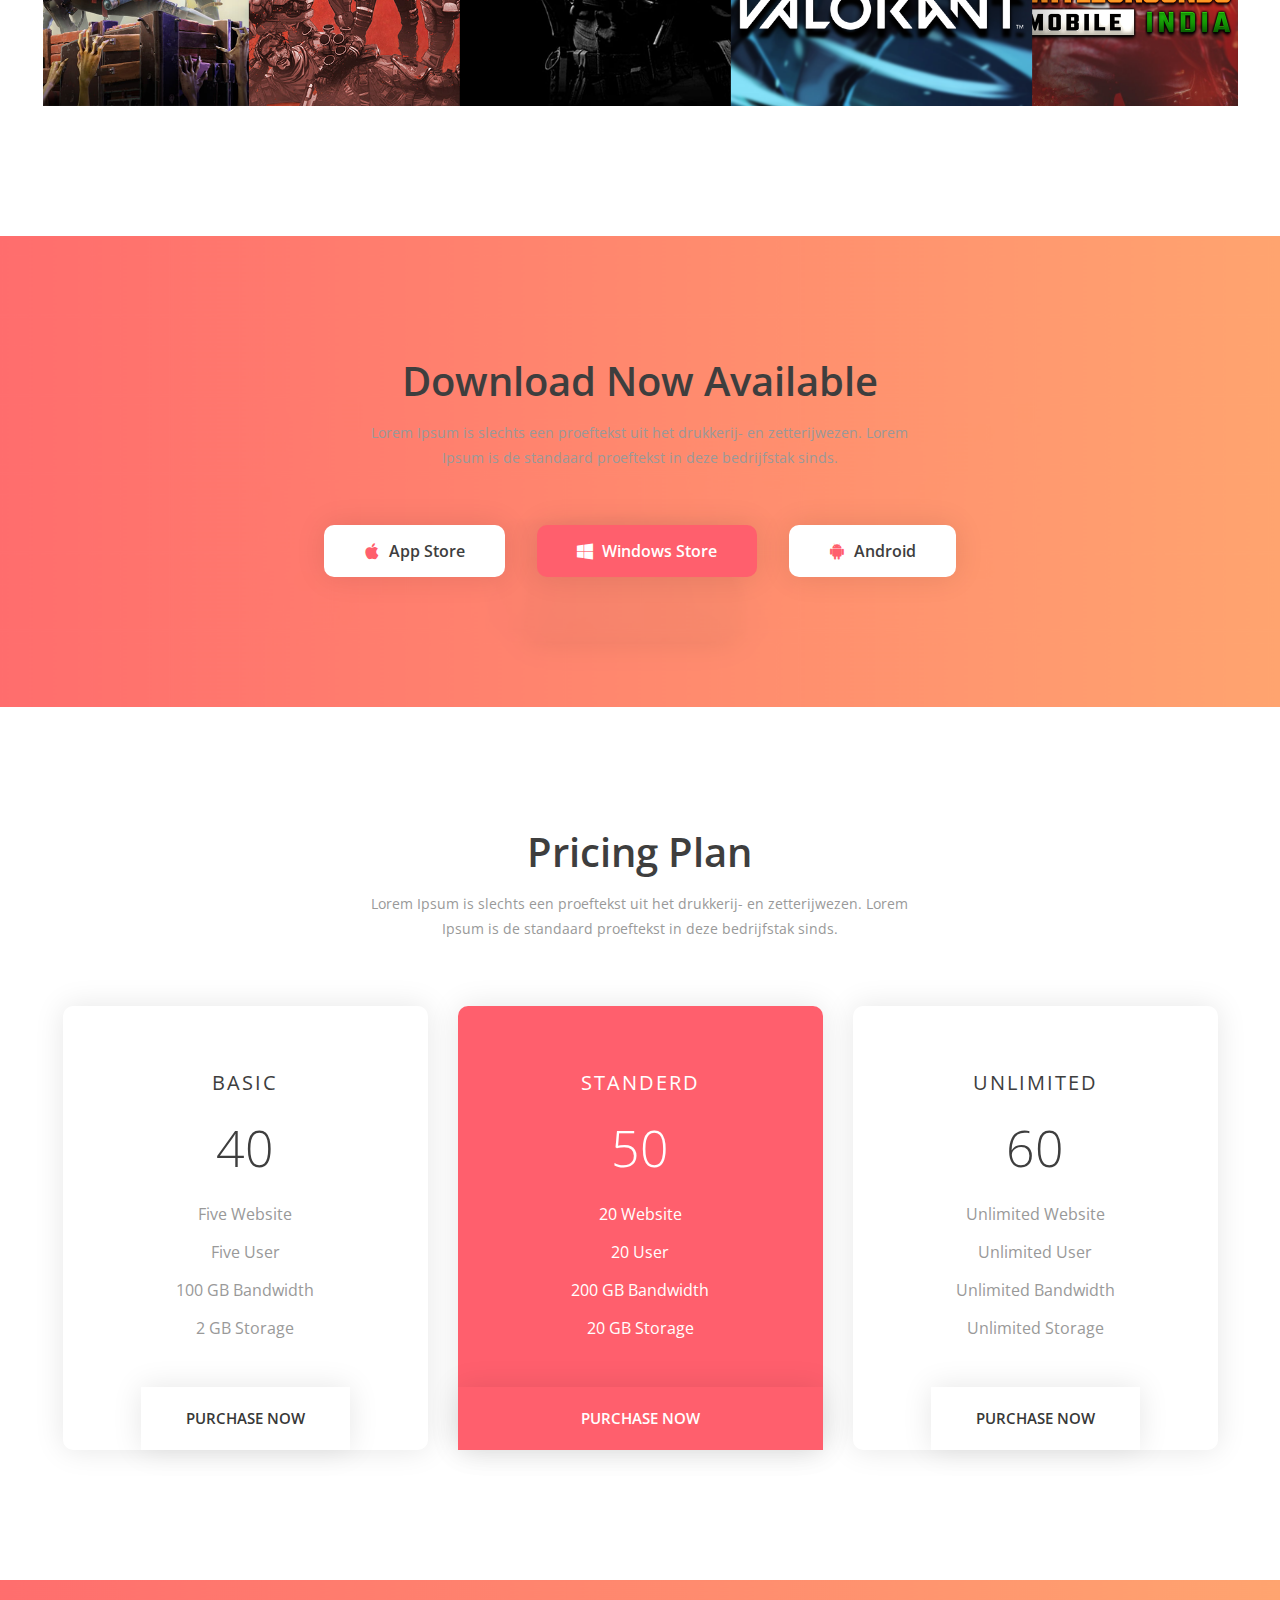
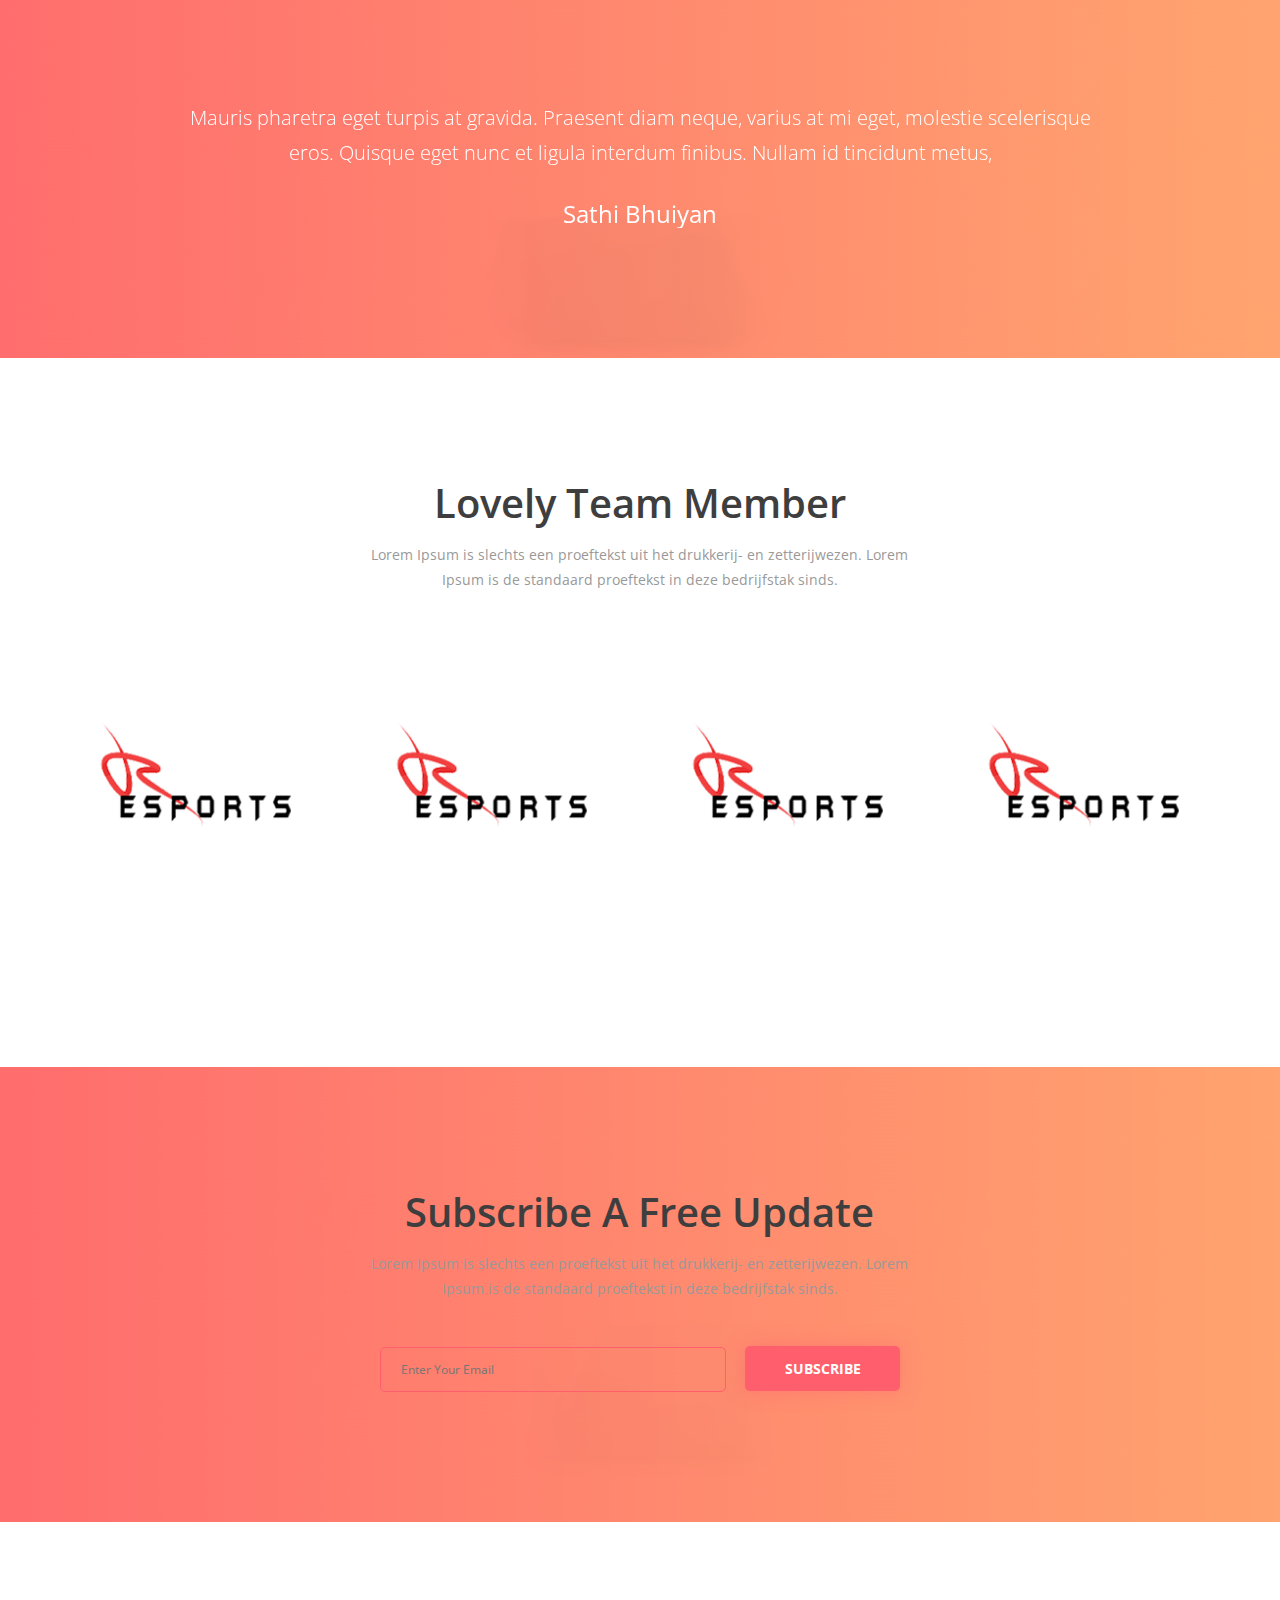
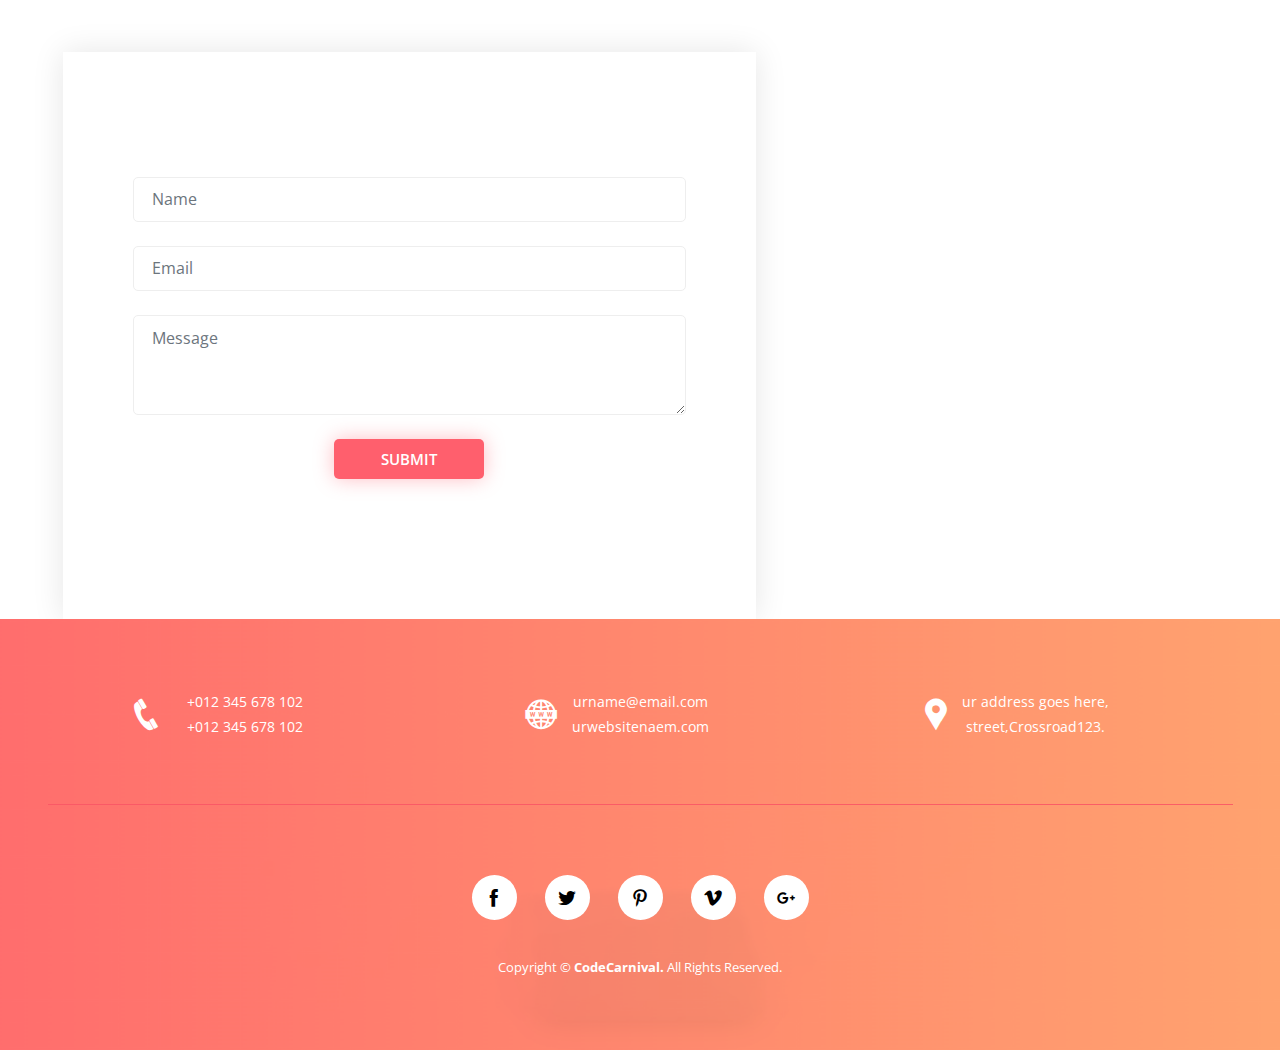
<file: slider-text-fixed-bg.html>
<!doctype html>
<html class="no-js" lang="zxx">

<head>
	<meta charset="utf-8">
	<meta http-equiv="x-ua-compatible" content="ie=edge">
	<title>Moto - App Landing Page</title>
	<meta name="description" content="">
	<meta name="viewport" content="width=device-width, initial-scale=1">

	<link rel="shortcut icon" type="image/x-icon" href="img/icon/favicon.png">
	<!-- Place favicon.ico in the root directory -->

	<!-- all css here -->
	<link rel="stylesheet" href="css/bootstrap.min.css">
	<link rel="stylesheet" href="css/font-awesome.min.css">
	<link rel="stylesheet" href="css/icofont.css">
	<link rel="stylesheet" href="css/meanmenu.min.css">
	<link rel="stylesheet" href="css/slick.css">
	<link rel="stylesheet" href="css/owl.carousel.css">
	<link rel="stylesheet" href="css/magnific-popup.css">
	<link rel="stylesheet" href="css/animated-headlines.css">
	<link rel="stylesheet" href="css/shortcode/shortcodes.css">
	<link rel="stylesheet" href="style.css">
	<link rel="stylesheet" href="css/responsive.css">
	<script src="js/vendor/modernizr-3.11.2.min.js"></script>
</head>

<body data-bs-spy="scroll" data-bs-target="#navigation" data-bs-offset="0" tabindex="0">
	<!--[if lt IE 8]>
            <p class="browserupgrade">You are using an <strong>outdated</strong> browser. Please <a href="http://browsehappy.com/">upgrade your browser</a> to improve your experience.</p>
        <![endif]-->

	<!-- header area start -->
	<header>
		<nav id="header-top" class="navbar navbar-expand-md">
			<div class="container">
				<div class="navbar-header">
					<button type="button" class="navbar-toggler" type="button" data-bs-toggle="collapse"
						data-bs-target="#navigation" aria-controls="navigation" aria-expanded="false"
						aria-label="Toggle navigation">
						<span class="icon-bar"></span>
						<span class="icon-bar"></span>
						<span class="icon-bar"></span>
					</button>
					<a class="navbar-brand" href="#"><img src="img/icon/logo.png" alt="logo" class="img-responsive"></a>
				</div>
				<div class="collapse navbar-collapse" id="navigation">
					<ul class="nav nav-pills navbar-nav navbar-right">
						<li class="nav-item"><a class="nav-link active" aria-current="page" href="#slider-area">Home</a>
						</li>
						<li class="nav-item"><a class="nav-link" href="#about">About</a></li>
						<li class="nav-item"><a class="nav-link" href="#features">Features</a></li>
						<li class="nav-item"><a class="nav-link" href="#pricing">Pricing</a></li>
						<li class="nav-item"><a class="nav-link" href="#client">Client</a></li>
						<li class="nav-item"><a class="nav-link" href="#team">Team</a></li>
						<li class="nav-item"><a class="nav-link" href="#contact">Contact</a></li>
						<li class="nav-item"><a class="nav-link download-btn" href="#contact-area">Download</a></li>
					</ul>
				</div>
			</div>
		</nav>
	</header>
	<!-- header area end -->
	<!-- Slider Area Start -->
	<div class="background-area image-1" id="slider-area">
		<div class="slider-full-carousel owl-carousel">
			<div class="single-carousel">
				<div class="banner-content ">
					<div class="container">
						<div class="background-content">
							<div class="banner-image hand bnr-sm-none">
								<div class="watch">
									<img src="img/slider/2.png" alt="">
								</div>
							</div>
							<div class="row">
								<div class="col-md-9">
									<div class="text-content-wrapper slider">
										<div class="hero-text">
											<h1>Moto All solution Head</h1>
											<p>Nulla aliquet, erat a egestas lacinia, leo libero dapibus nisl, quis
												pulvinar dolor justo id turpis. Nulla odio orci.</p>
											<a href="#" class="hero-btn">Download</a>
										</div>
									</div>
								</div>
							</div>
						</div>
					</div>
				</div>
			</div>
			<div class="single-carousel">
				<div class="banner-content ">
					<div class="container">
						<div class="background-content">
							<div class="banner-image hand bnr-sm-none">
								<div class="watch">
									<img src="img/slider/6.png" alt="">
								</div>
							</div>
							<div class="row">
								<div class="col-md-9">
									<div class="text-content-wrapper slider">
										<div class="hero-text l-mr-0">
											<h1>Moto Best App For You</h1>
											<p>Nulla aliquet, erat a egestas lacinia, leo libero dapibus nisl, quis
												pulvinar dolor justo id turpis. Nulla odio orci.</p>
											<a href="#" class="hero-btn">Download</a>
										</div>
									</div>
								</div>
							</div>
						</div>
					</div>
				</div>
			</div>
		</div>
	</div>
	<!-- Slider Area End -->
	<!-- service area start -->
	<section class="service-area gray-bg">
		<div class="container">
			<div class="row">
				<div class="col-lg-4 col-md-6">
					<div class="single-service">
						<div class="service-icon">
							<img src="img/icon/service-icon-1.png" alt="">
						</div>
						<div class="service-content">
							<h2>Easy To Customize</h2>
							<p>Lorem Ipsum is slechts een preksts uit het drukkerij- en zetterija Lorem Ipsum is de
								stan.</p>
						</div>
					</div>
				</div>
				<div class="col-lg-4 col-md-6">
					<div class="single-service">
						<div class="service-icon">
							<img src="img/icon/service-icon-2.png" alt="">
						</div>
						<div class="service-content">
							<h2>Awesome Design</h2>
							<p>Lorem Ipsum is slechts een preksts uit het drukkerij- en zetterija Lorem Ipsum is de
								stan.</p>
						</div>
					</div>
				</div>
				<div class="col-lg-4 col-md-6">
					<div class="single-service">
						<div class="service-icon">
							<img src="img/icon/service-icon-3.png" alt="">
						</div>
						<div class="service-content">
							<h2>Easy To Use</h2>
							<p>Lorem Ipsum is slechts een preksts uit het drukkerij- en zetterija Lorem Ipsum is de
								stan.</p>
						</div>
					</div>
				</div>
			</div>
		</div>
	</section>
	<!-- service area start -->
	<!-- About area start -->
	<section id="about" class="about-area pt-130">
		<div class="container">
			<div class="row">
				<div class="col-md-6">
					<div class="about-content">
						<h2>About Moto App</h2>
						<p>Lorem Ipsum is slechts een proeftekst uit het drukkerij- en zetterijwezeny. LorIpsum is de
							standaard proeftekst in deze bedrijfstak sinds de 16eeeue, toen een okende drukker een
							zethaak met letters nam en ze husselde om een font-catalogmaken. Het heeft niet alleen vijf
							eeuwen</p>
						<p>overleefd maar is ook, vrijwel onveranderd, overgenomen in elektronische zetting. Het is in
							de jaren '60 populair geworden met de introductie vanlad Letraset velle met Lorem Ipsum
							passages.</p>
						<a class="hero-btn video-popup" href="https://www.youtube.com/watch?v=fkoEj95puX0"><i
								class="icofont icofont-play-alt-2"></i> Watch Our Video</a>
					</div>
				</div>
				<div class="col-md-6">
					<div class="about-img">
						<img src="img/other/about.png" alt="" />
					</div>
				</div>
			</div>
		</div>
	</section>
	<!-- About area End -->
	<!-- Feature area start -->
	<section id="features" class="feature-area gray-bg pt-128 pb-70">
		<div class="container">
			<div class="row">
				<div class="col-12">
					<div class="section-heading pb-55 text-center">
						<h2>Best Features</h2>
						<p>Lorem Ipsum is slechts een proeftekst uit het drukkerij- en zetterijwezen. Lorem Ipsum is de
							standaard proeftekst in deze bedrijfstak sinds.</p>
					</div>
				</div>
			</div>
			<div class="row">
				<div class="col-lg-4 col-md-6">
					<div class="awesome-feature text-center">
						<div class="awesome-feature-icon">
							<span><i class="icofont icofont-alarm"></i></span>
						</div>
						<div class="awesome-feature-details">
							<h5>Notification Viewing</h5>
							<p>Lorem Ipsum is slechts een proeftekst uit het drukkerij- en zetterijwezen. Lorem stand
							</p>
						</div>
					</div>
				</div>
				<div class="col-lg-4 col-md-6">
					<div class="awesome-feature text-center">
						<div class="awesome-feature-icon">
							<span><i class="icofont icofont-light-bulb"></i></span>
						</div>
						<div class="awesome-feature-details">
							<h5>Creative Design</h5>
							<p>Lorem Ipsum is slechts een proeftekst uit het drukkerij- en zetterijwezen. Lorem stand
							</p>
						</div>
					</div>
				</div>
				<div class="col-lg-4 col-md-6">
					<div class="awesome-feature text-center">
						<div class="awesome-feature-icon">
							<span><i class="icofont icofont-code"></i></span>
						</div>
						<div class="awesome-feature-details">
							<h5>Clean Code</h5>
							<p>Lorem Ipsum is slechts een proeftekst uit het drukkerij- en zetterijwezen. Lorem stand
							</p>
						</div>
					</div>
				</div>
			</div>
			<div class="row">
				<div class="col-lg-4 col-md-6">
					<div class="awesome-feature text-center">
						<div class="awesome-feature-icon">
							<span><i class="icofont icofont-ui-video-chat"></i></span>
						</div>
						<div class="awesome-feature-details">
							<h5>Full Free Video Call</h5>
							<p>Lorem Ipsum is slechts een proeftekst uit het drukkerij- en zetterijwezen. Lorem stand
							</p>
						</div>
					</div>
				</div>
				<div class="col-lg-4 col-md-6">
					<div class="awesome-feature text-center">
						<div class="awesome-feature-icon">
							<span><i class="icofont icofont-ui-head-phone"></i></span>
						</div>
						<div class="awesome-feature-details">
							<h5>Great Support</h5>
							<p>Lorem Ipsum is slechts een proeftekst uit het drukkerij- en zetterijwezen. Lorem stand
							</p>
						</div>
					</div>
				</div>
				<div class="col-lg-4 col-md-6">
					<div class="awesome-feature text-center">
						<div class="awesome-feature-icon">
							<span><i class="icofont icofont-heart"></i></span>
						</div>
						<div class="awesome-feature-details">
							<h5>Unlimited Features</h5>
							<p>Lorem Ipsum is slechts een proeftekst uit het drukkerij- en zetterijwezen. Lorem stand
							</p>
						</div>
					</div>
				</div>
			</div>
		</div>
	</section>
	<!-- Feature feature area end -->
	<!-- How it work start -->
	<section class="how-work-area pt-130 pb-125 bg-1">
		<div class="container">
			<div class="row">
				<div class="col-lg-6">
					<div class="how-work-right text-center">
						<img src="img/other/work.png" alt="" />
					</div>
				</div>
				<div class="col-lg-6">
					<div class="how-work-left mt-90">
						<h2>How It Work?</h2>
						<div class="how-work-tab mt-55">
							<ul class="nav">
								<li><a class="active" data-bs-toggle="tab" href="#home">1. Download</a></li>
								<li><a data-bs-toggle="tab" href="#menu1">2. Install</a></li>
								<li><a data-bs-toggle="tab" href="#menu2">3. Run</a></li>
							</ul>
							<div class="tab-content">
								<div id="home" class="mt-45 tab-pane fade show active">
									<p>Lorem Ipsum is slechts een proeftekst uit het drukkerij- en bnzetterijwezen.
										Lorem Ipsum is de standaard proeftekst in deze bedrijfstak sinds de 16esss eeuw,
										toen een onbekende drukker een zethaak met letters nam en ze husselde om een
										font-catalogus te maken. </p>
									<p>overleefd maar is ook, vrijwel onveranderd, overgenomen in elektronischess
										letterzetting. Het is in de jaren '60 populair geworden met de introductie van
										Letraset vellen Lorem Ipsum passages.</p>
								</div>
								<div id="menu1" class="mt-45 tab-pane fade">
									<p>Lorem Ipsum is slechts een proeftekst uit het drukkerij- en bnzetterijwezen.
										Lorem Ipsum is de standaard proeftekst in deze bedrijfstak sinds de 16esss eeuw,
										toen een onbekende drukker een zethaak met letters nam en ze husselde om een
										font-catalogus te maken. </p>
									<p>overleefd maar is ook, vrijwel onveranderd, overgenomen in elektronischess
										letterzetting. Het is in de jaren '60 populair geworden met de introductie van
										Letraset vellen Lorem Ipsum passages.</p>
								</div>
								<div id="menu2" class="mt-45 tab-pane fade">
									<p>Lorem Ipsum is slechts een proeftekst uit het drukkerij- en bnzetterijwezen.
										Lorem Ipsum is de standaard proeftekst in deze bedrijfstak sinds de 16esss eeuw,
										toen een onbekende drukker een zethaak met letters nam en ze husselde om een
										font-catalogus te maken. </p>
									<p>overleefd maar is ook, vrijwel onveranderd, overgenomen in elektronischess
										letterzetting. Het is in de jaren '60 populair geworden met de introductie van
										Letraset vellen Lorem Ipsum passages.</p>
								</div>
							</div>
						</div>
					</div>
				</div>
			</div>
		</div>
	</section>
	<!-- How it work End -->
	<!-- fun fact area start -->
	<section class="funfact-area bg-2 pt-125 pb-130">
		<div class="container">
			<div class="row">
				<div class="col-md-3">
					<div class="single-fact text-center">
						<h2 class="counter">200</h2>
						<h5>Downloads</h5>
					</div>
				</div>
				<div class="col-md-3">
					<div class="single-fact text-center">
						<h2 class="counter">1000</h2>
						<h5>Active Installs</h5>
					</div>
				</div>
				<div class="col-md-3">
					<div class="single-fact text-center">
						<h2 class="counter">80</h2>
						<h5>Happy Clients</h5>
					</div>
				</div>
				<div class="col-md-3">
					<div class="single-fact text-center">
						<h2 class="counter">100</h2>
						<h5>Total App Rat</h5>
					</div>
				</div>
			</div>
		</div>
	</section>
	<!-- fun fact area end -->
	<!-- app screenshot area start -->
	<section class="screenshot-area pt-130 pb-130">
		<div class="container">
			<div class="row">
				<div class="col-12">
					<div class="section-heading pb-55 text-center">
						<h2>App Screenshots</h2>
						<p>Lorem Ipsum is slechts een proeftekst uit het drukkerij- en zetterijwezen. Lorem Ipsum is de
							standaard proeftekst in deze bedrijfstak sinds.</p>
					</div>
				</div>
			</div>
			<div class="row">
				<div class="col-12">
					<div class="screenshot-slider">
						<div class="single-screenshot">
							<div class="image">
								<img src="img/screenshot/1.png" alt="">
							</div>
						</div>
						<div class="single-screenshot">
							<div class="image">
								<img src="img/screenshot/2.png" alt="">
							</div>
						</div>
						<div class="single-screenshot">
							<div class="image">
								<img src="img/screenshot/3.png" alt="">
							</div>
						</div>
						<div class="single-screenshot">
							<div class="image">
								<img src="img/screenshot/4.png" alt="">
							</div>
						</div>
						<div class="single-screenshot">
							<div class="image">
								<img src="img/screenshot/5.png" alt="">
							</div>
						</div>
					</div>
				</div>
			</div>
		</div>
	</section>
	<!-- app screenshot area end -->
	<!-- Download Area Start -->
	<section class="download-area bg-3 ptb-130">
		<div class="container">
			<div class="row">
				<div class="col-12">
					<div class="section-heading text-center pb-45">
						<h2>Download Now Available</h2>
						<p>Lorem Ipsum is slechts een proeftekst uit het drukkerij- en zetterijwezen. Lorem Ipsum is de
							standaard proeftekst in deze bedrijfstak sinds.</p>
					</div>
				</div>
			</div>
			<div class="row">
				<div class="col-12">
					<div class="download-option-btn text-center">
						<ul>
							<li>
								<a href="#"><i class="icofont icofont-brand-apple"></i> App Store</a>
								<a class="active" href="#"><i class="icofont icofont-brand-windows"></i> Windows
									store</a>
								<a href="#"><i class="icofont icofont-brand-android-robot"></i> Android</a>
							</li>
						</ul>
					</div>
				</div>
			</div>
		</div>
	</section>
	<!-- Download Area End -->
	<!-- Pricing Plan Area Start -->
	<section id="pricing" class="pricing-area pt-130 pb-100">
		<div class="container">
			<div class="row">
				<div class="col-12">
					<div class="section-heading pb-55 text-center">
						<h2>Pricing Plan</h2>
						<p>Lorem Ipsum is slechts een proeftekst uit het drukkerij- en zetterijwezen. Lorem Ipsum is de
							standaard proeftekst in deze bedrijfstak sinds.</p>
					</div>
				</div>
			</div>
			<div class="row">
				<div class="col-lg-4 col-md-6">
					<div class="pricing-single white-bg text-center mb-30">
						<div class="price-titel uppercase">
							<h4>BASIC</h4>
						</div>
						<div class="pricing-price">
							<span>40</span>
						</div>
						<div class="price-decs">
							<ul>
								<li>Five Website</li>
								<li>Five User</li>
								<li>100 GB Bandwidth</li>
								<li>2 GB Storage</li>
							</ul>
						</div>
						<div class="ordr-btn uppercase">
							<a href="#">Purchase Now</a>
						</div>
					</div>
				</div>
				<div class="col-lg-4 col-md-6">
					<div class="pricing-single active white-bg text-center mb-30">
						<div class="price-titel uppercase">
							<h4>STANDERD</h4>
						</div>
						<div class="pricing-price">
							<span>50</span>
						</div>
						<div class="price-decs">
							<ul>
								<li>20 Website</li>
								<li>20 User</li>
								<li>200 GB Bandwidth</li>
								<li>20 GB Storage</li>
							</ul>
						</div>
						<div class="ordr-btn uppercase">
							<a href="#">Purchase Now</a>
						</div>
					</div>
				</div>
				<div class="col-lg-4 col-md-6">
					<div class="pricing-single white-bg text-center mb-30">
						<div class="price-titel uppercase">
							<h4>UNLIMITED</h4>
						</div>
						<div class="pricing-price">
							<span>60</span>
						</div>
						<div class="price-decs">
							<ul>
								<li>Unlimited Website</li>
								<li>Unlimited User</li>
								<li>Unlimited Bandwidth</li>
								<li>Unlimited Storage</li>
							</ul>
						</div>
						<div class="ordr-btn uppercase">
							<a href="#">Purchase Now</a>
						</div>
					</div>
				</div>
			</div>
		</div>
	</section>
	<!-- Pricing Plan Area End -->
	<!-- Testimonial Area Start -->
	<section id="client" class="testimonial-area pt-120 pb-130 bg-4">
		<div class="container">
			<div class="row">
				<div class="testimonial-active owl-carousel">
					<div class="col-12">
						<div class="testimonial-desc text-center">
							<p>Mauris pharetra eget turpis at gravida. Praesent diam neque, varius at mi eget, molestie
								scelerisque eros. Quisque eget nunc et ligula interdum finibus. Nullam id tincidunt
								metus, </p>
							<h4>Sathi Bhuiyan</h4>
						</div>
					</div>
					<div class="col-12">
						<div class="testimonial-desc text-center">
							<p>Mauris pharetra eget turpis at gravida. Praesent diam neque, varius at mi eget, molestie
								scelerisque eros. Quisque eget nunc et ligula interdum finibus. Nullam id tincidunt
								metus, </p>
							<h4>Al Mamun</h4>
						</div>
					</div>
					<div class="col-12">
						<div class="testimonial-desc text-center">
							<p>Mauris pharetra eget turpis at gravida. Praesent diam neque, varius at mi eget, molestie
								scelerisque eros. Quisque eget nunc et ligula interdum finibus. Nullam id tincidunt
								metus, </p>
							<h4>Salim Rana</h4>
						</div>
					</div>
				</div>
			</div>
		</div>
	</section>
	<!-- Testimonial Area End -->
	<!-- Team Area Start -->
	<section id="team" class="team-area ptb-130">
		<div class="container">
			<div class="row">
				<div class="col-12">
					<div class="section-heading pb-55 text-center">
						<h2>Lovely Team Member</h2>
						<p>Lorem Ipsum is slechts een proeftekst uit het drukkerij- en zetterijwezen. Lorem Ipsum is de
							standaard proeftekst in deze bedrijfstak sinds.</p>
					</div>
				</div>
			</div>
			<div class="row">
				<div class="col-lg-3 col-md-6">
					<div class="team-single">
						<img src="img/team/1.png" alt="" />
						<div class="team-overlay text-center">
							<h5>Sathi Bhuiyan</h5>
							<h6>Lovely Designer</h6>
						</div>
					</div>
				</div>
				<div class="col-lg-3 col-md-6">
					<div class="team-single">
						<img src="img/team/2.png" alt="" />
						<div class="team-overlay text-center">
							<h5>Kausar Al Mamun</h5>
							<h6>Lovely Designer</h6>
						</div>
					</div>
				</div>
				<div class="col-lg-3 col-md-6">
					<div class="team-single">
						<img src="img/team/3.png" alt="" />
						<div class="team-overlay text-center">
							<h5>Nirob Khan</h5>
							<h6>Lovely Designer</h6>
						</div>
					</div>
				</div>
				<div class="col-lg-3 col-md-6">
					<div class="team-single">
						<img src="img/team/4.png" alt="" />
						<div class="team-overlay text-center">
							<h5>Salim Rana</h5>
							<h6>Lovely Designer</h6>
						</div>
					</div>
				</div>
			</div>
		</div>
	</section>
	<!-- Team Area End -->
	<!-- Subcribe Area Start -->
	<section class="subcribe-area pt-130 pb-115 bg-6">
		<div class="container">
			<div class="row">
				<div class="col-12">
					<div class="section-heading pb-35 text-center">
						<h2>Subscribe a free update</h2>
						<p>Lorem Ipsum is slechts een proeftekst uit het drukkerij- en zetterijwezen. Lorem Ipsum is de
							standaard proeftekst in deze bedrijfstak sinds.</p>
					</div>
				</div>
			</div>
			<div class="row">
				<div class="col-12">
					<div class="subcribe-form text-center">
						<form id="mc-form">
							<input autocomplete="off" placeholder="Enter Your Email" type="text">
							<button type="submit">Subscribe</button>
							<!-- mailchimp-alerts Start -->
							<div class="mailchimp-alerts text-centre">
								<div class="mailchimp-submitting"></div>
								<div class="mailchimp-success"></div>
								<div class="mailchimp-error"></div>
							</div>
							<!-- mailchimp-alerts end -->
						</form>
					</div>
				</div>
			</div>
		</div>
	</section>
	<!-- Subcribe Area End -->
	<!-- Contact Area Start -->
	<div id="contact" class="contact-area pt-130">
		<div class="container">
			<div class="row">
				<div class="col-12">
					<div class="contact-wrap">
						<!-- Contact Form -->
						<form id="contact-form" class="form contact-form"
							action="https://whizthemes.com/mail-php/other/mail.php">
							<div class="row">
								<div class="form-group col-12">
									<input type="text" name="con_name" class="form-control" id="first-name"
										placeholder="Name" required="required">
								</div>
								<div class="form-group col-12 mt-4">
									<input type="email" name="con_email" class="form-control" id="email"
										placeholder="Email" required="required">
								</div>
								<div class="form-group description col-12 mbnone mt-4">
									<textarea rows="3" name="con_message" class="form-control" id="description"
										placeholder="Message" required="required"></textarea>
								</div>
								<div class="col-12 mt-4">
									<div class="actions text-center">
										<button type="submit" name="submit" class="btn btn-lg btn-contact-bg"
											title="Submit Your Message!">submit</button>
										<p class="form-messege"></p>
									</div>
								</div>
							</div>
						</form>
						<!-- Contact Form -->
						<!-- Google Map -->
						<div class="google-map">
							<iframe class="contact-map-size"
								src="https://www.google.com/maps/embed?pb=!1m18!1m12!1m3!1d193595.15830869428!2d-74.119763973046!3d40.69766374874431!2m3!1f0!2f0!3f0!3m2!1i1024!2i768!4f13.1!3m3!1m2!1s0x89c24fa5d33f083b%3A0xc80b8f06e177fe62!2sNew%20York%2C%20NY%2C%20USA!5e0!3m2!1sen!2sbd!4v1613802584124!5m2!1sen!2sbd"
								allowfullscreen="" loading="lazy">
							</iframe>
						</div>
						<!-- Google Map -->
					</div>
				</div>
			</div>
		</div>
	</div>
	<!-- Contact Area End -->
	<!-- Copyright Area Start -->
	<div class="copyright-area bg-5 ptb-70">
		<div class="container">
			<!-- Contact address left -->
			<div class="conct-border row">
				<div class="col-md-4">
					<div class="single-address">
						<div class="media">
							<div class="media-left">
								<i class="icofont icofont-phone"></i>
							</div>
							<div class="media-body text-center">
								<p>+012 345 678 102 <br> +012 345 678 102</p>
							</div>
						</div>
					</div>
				</div>
				<div class="col-md-4">
					<div class="single-address">
						<div class="media">
							<div class="media-left">
								<i class="icofont icofont-web"></i>
							</div>
							<div class="media-body text-center">
								<p>urname@email.com <br> urwebsitenaem.com</p>
							</div>
						</div>
					</div>
				</div>
				<div class="col-md-4">
					<div class="single-address">
						<div class="media">
							<div class="media-left">
								<i class="icofont icofont-social-google-map"></i>
							</div>
							<div class="media-body text-center">
								<p>ur address goes here, <br> street,Crossroad123.</p>
							</div>
						</div>
					</div>
				</div>
			</div>
			<!-- Contact address left -->
			<!-- Copyright right -->
			<div class="row">
				<div class="col-12">
					<div class="copyright-area text-center">
						<!-- Copyright social -->
						<div class="contact-social text-center pt-70 pb-35">
							<ul>
								<li>
									<a href="#"><i class="icofont icofont-social-facebook"></i></a>
								</li>
								<li>
									<a href="#"><i class="icofont icofont-social-twitter"></i></a>
								</li>
								<li>
									<a href="#"><i class="icofont icofont-social-pinterest"></i></a>
								</li>
								<li>
									<a href="#"><i class="icofont icofont-social-vimeo"></i></a>
								</li>
								<li>
									<a href="#"><i class="icofont icofont-social-google-plus"></i></a>
								</li>
							</ul>
						</div>
						<!-- Copyright social -->
						<div class="copyright-text">
							<p>Copyright &copy; <a href="https://themeforest.net/user/codecarnival/portfolio">
									CodeCarnival. </a> All Rights Reserved.</p>
						</div>
						<!-- Copyright text -->
					</div>
				</div>
			</div>
			<!-- Copyright right -->
		</div>
	</div>
	<!-- Copyright Area End -->

	<!-- all js here -->
	<script src="js/vendor/jquery-3.6.0.min.js"></script>
	<script src="js/vendor/jquery-migrate-3.3.2.min.js"></script>
	<script src="js/bootstrap.bundle.min.js"></script>
	<script src="js/owl.carousel.min.js"></script>
	<script src="js/slick.min.js"></script>
	<script src="js/jquery.ajaxchimp.min.js"></script>
	<script src="js/plugins.js"></script>
	<script src="js/main.js"></script>
</body>

</html>
</file>
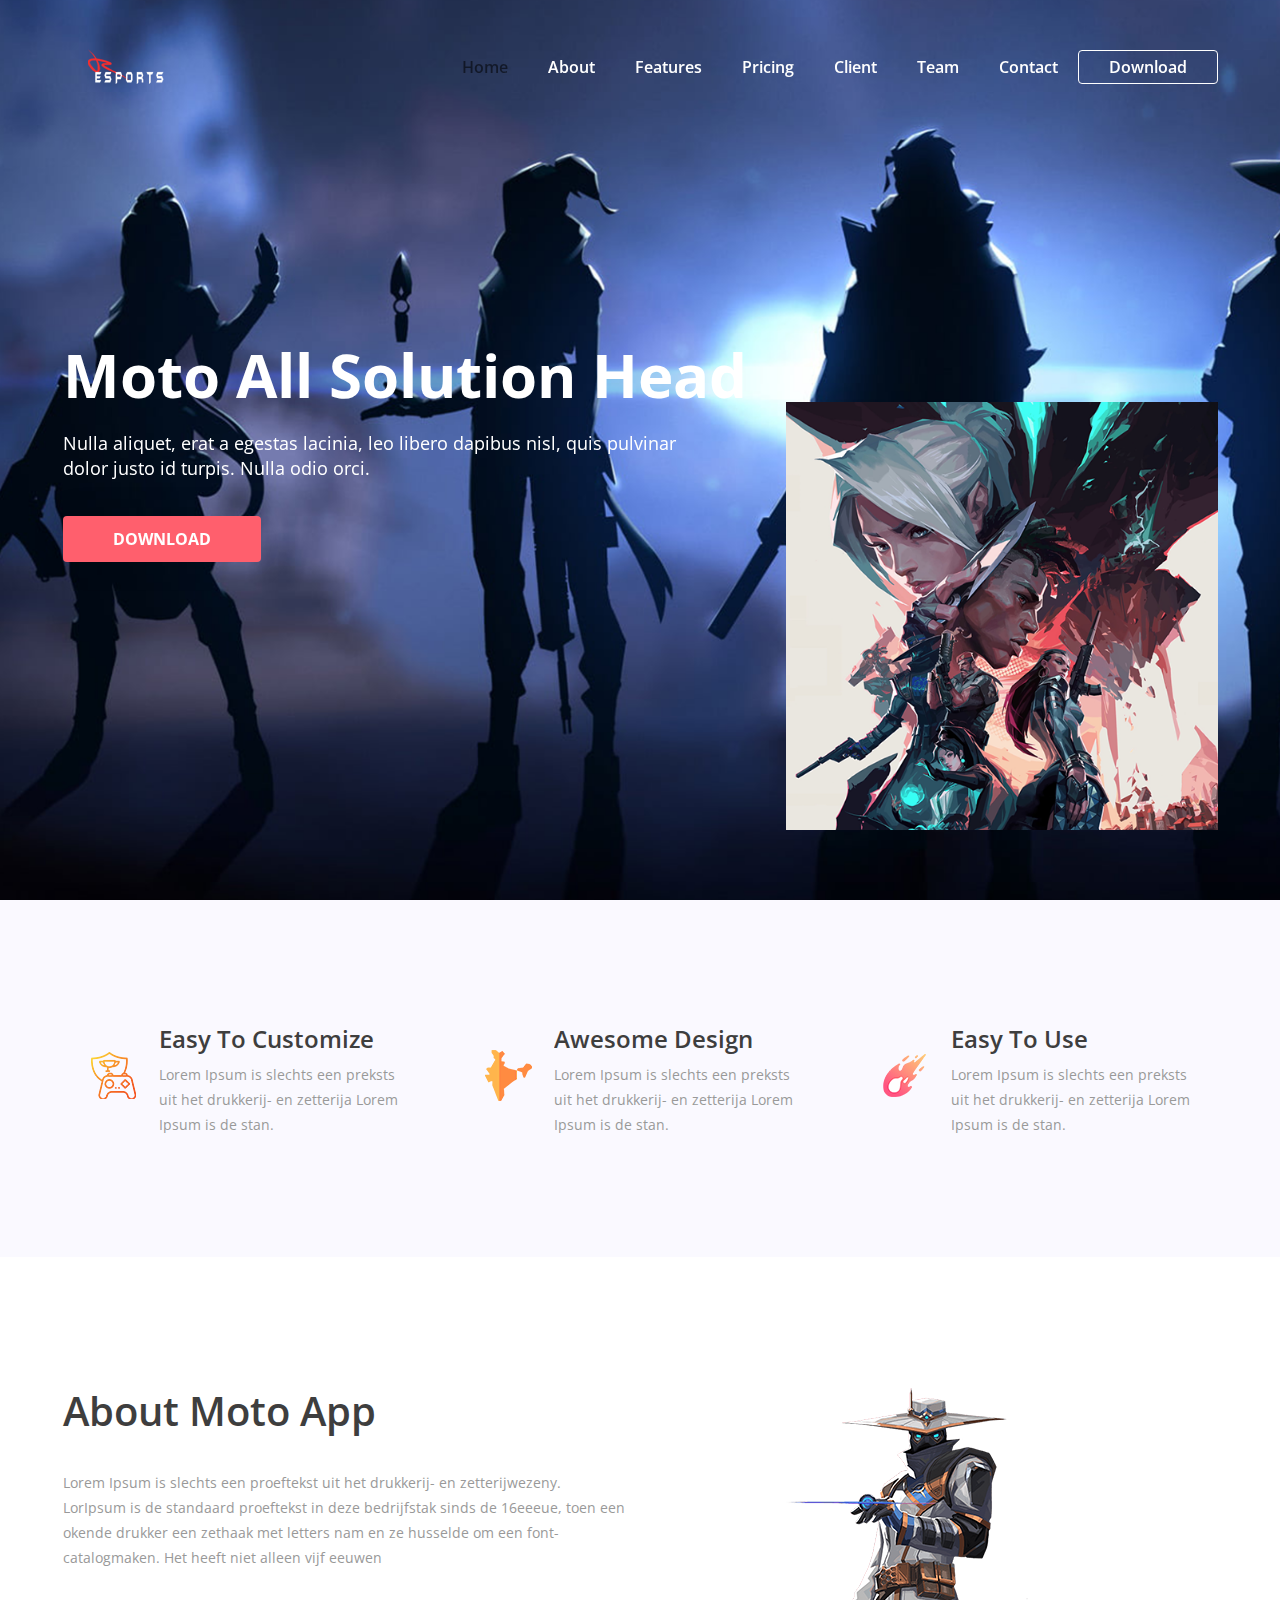
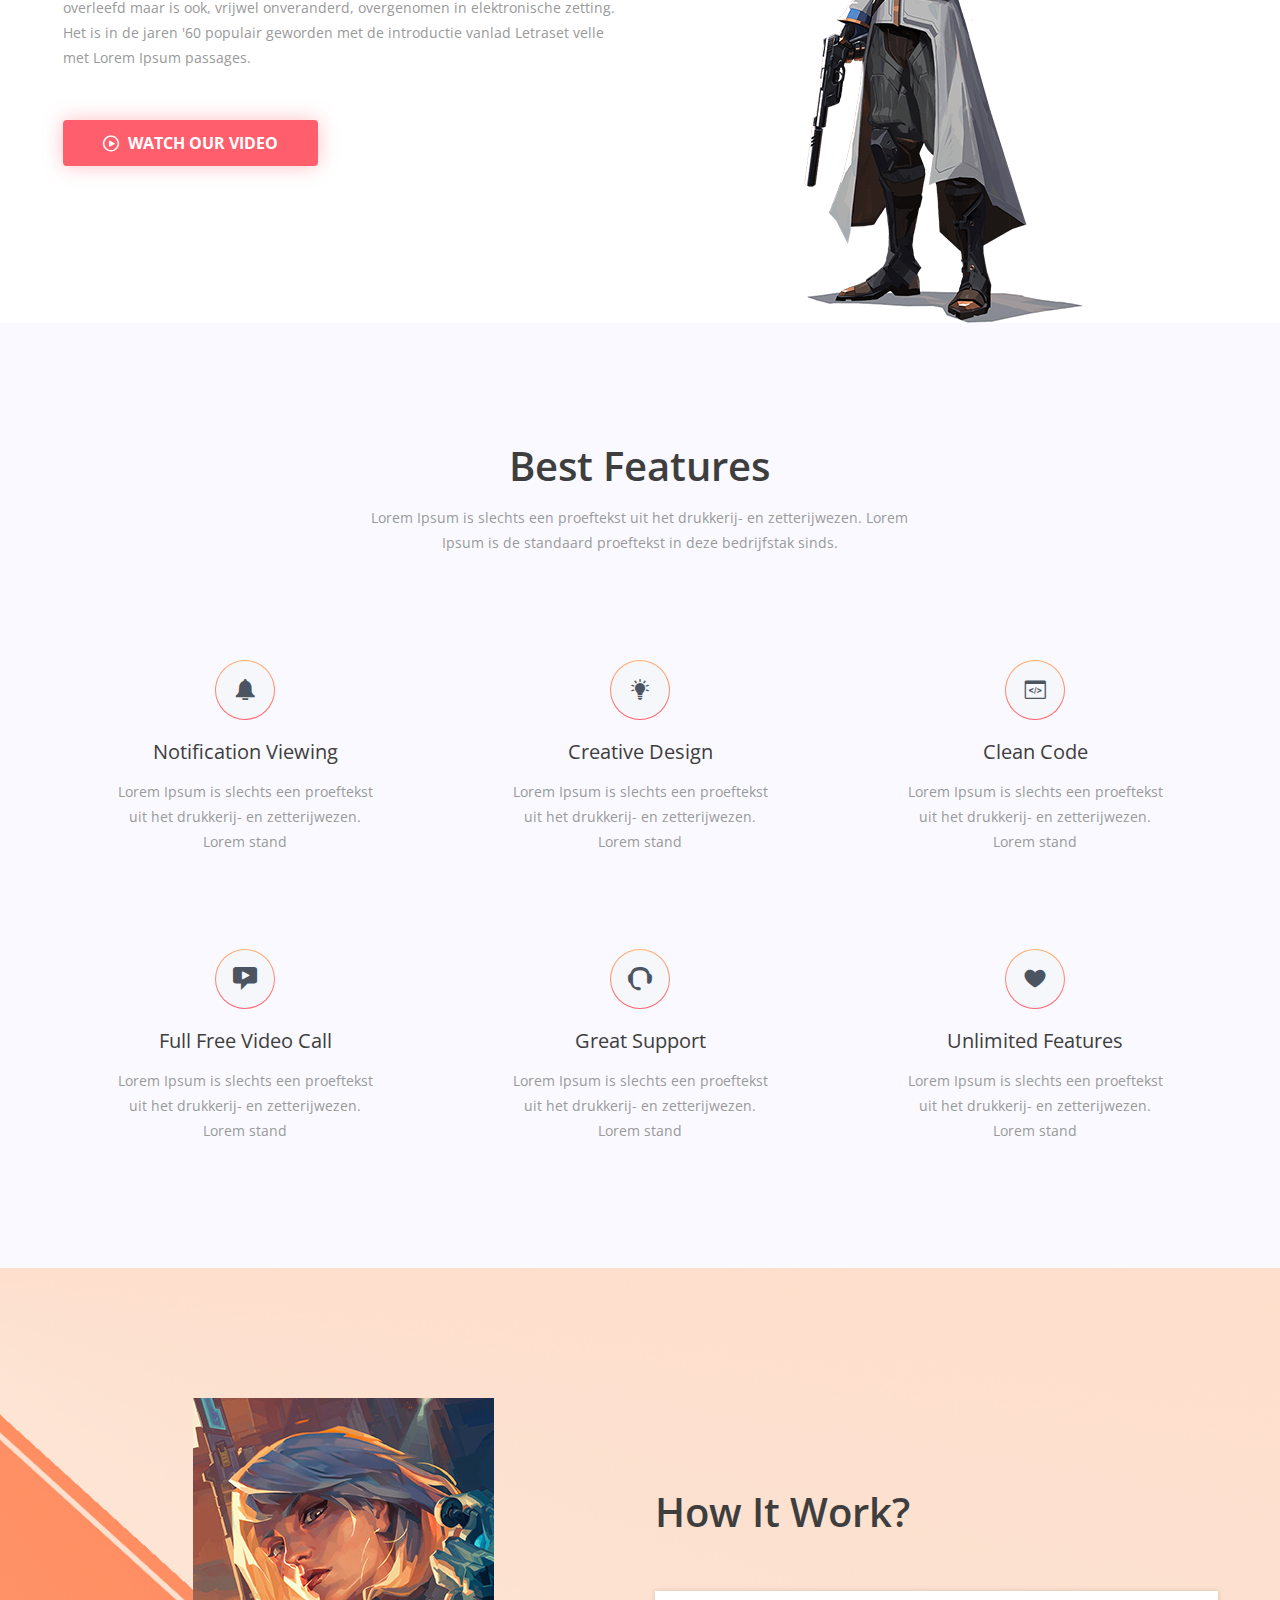
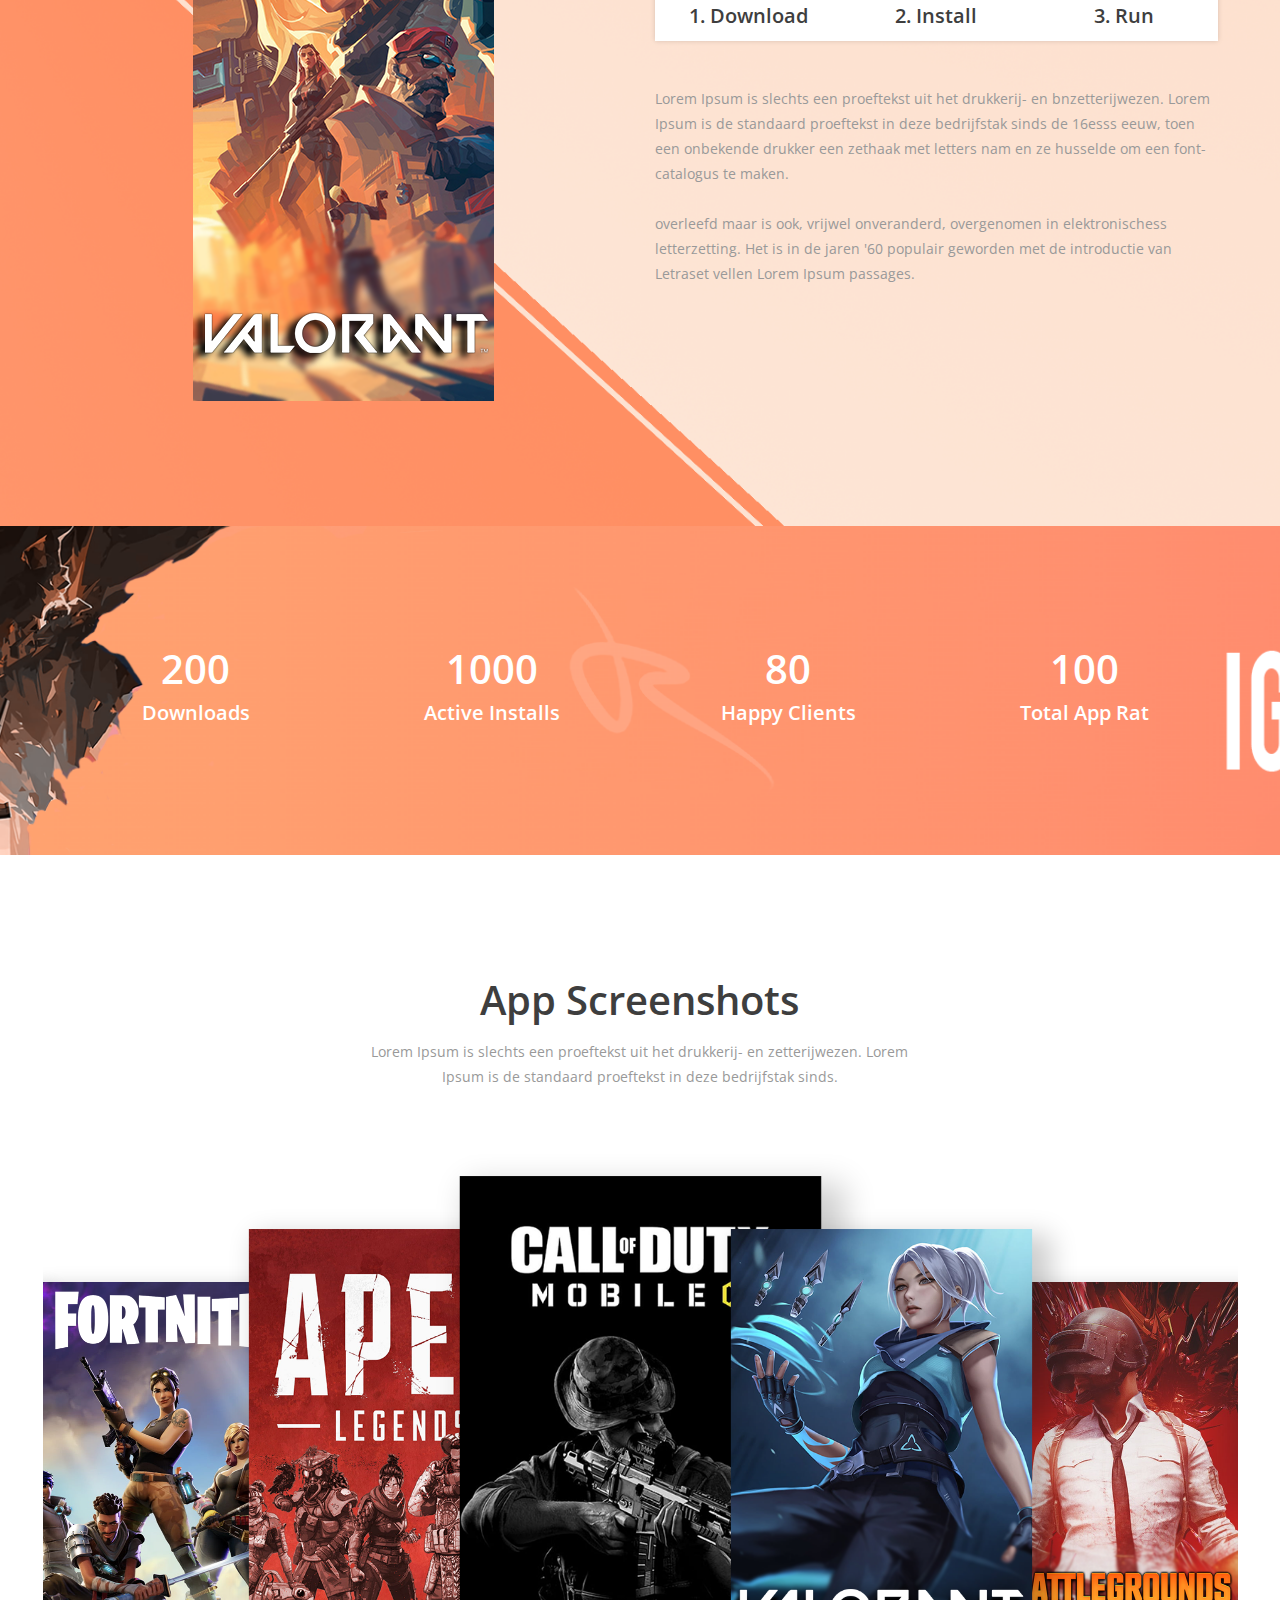
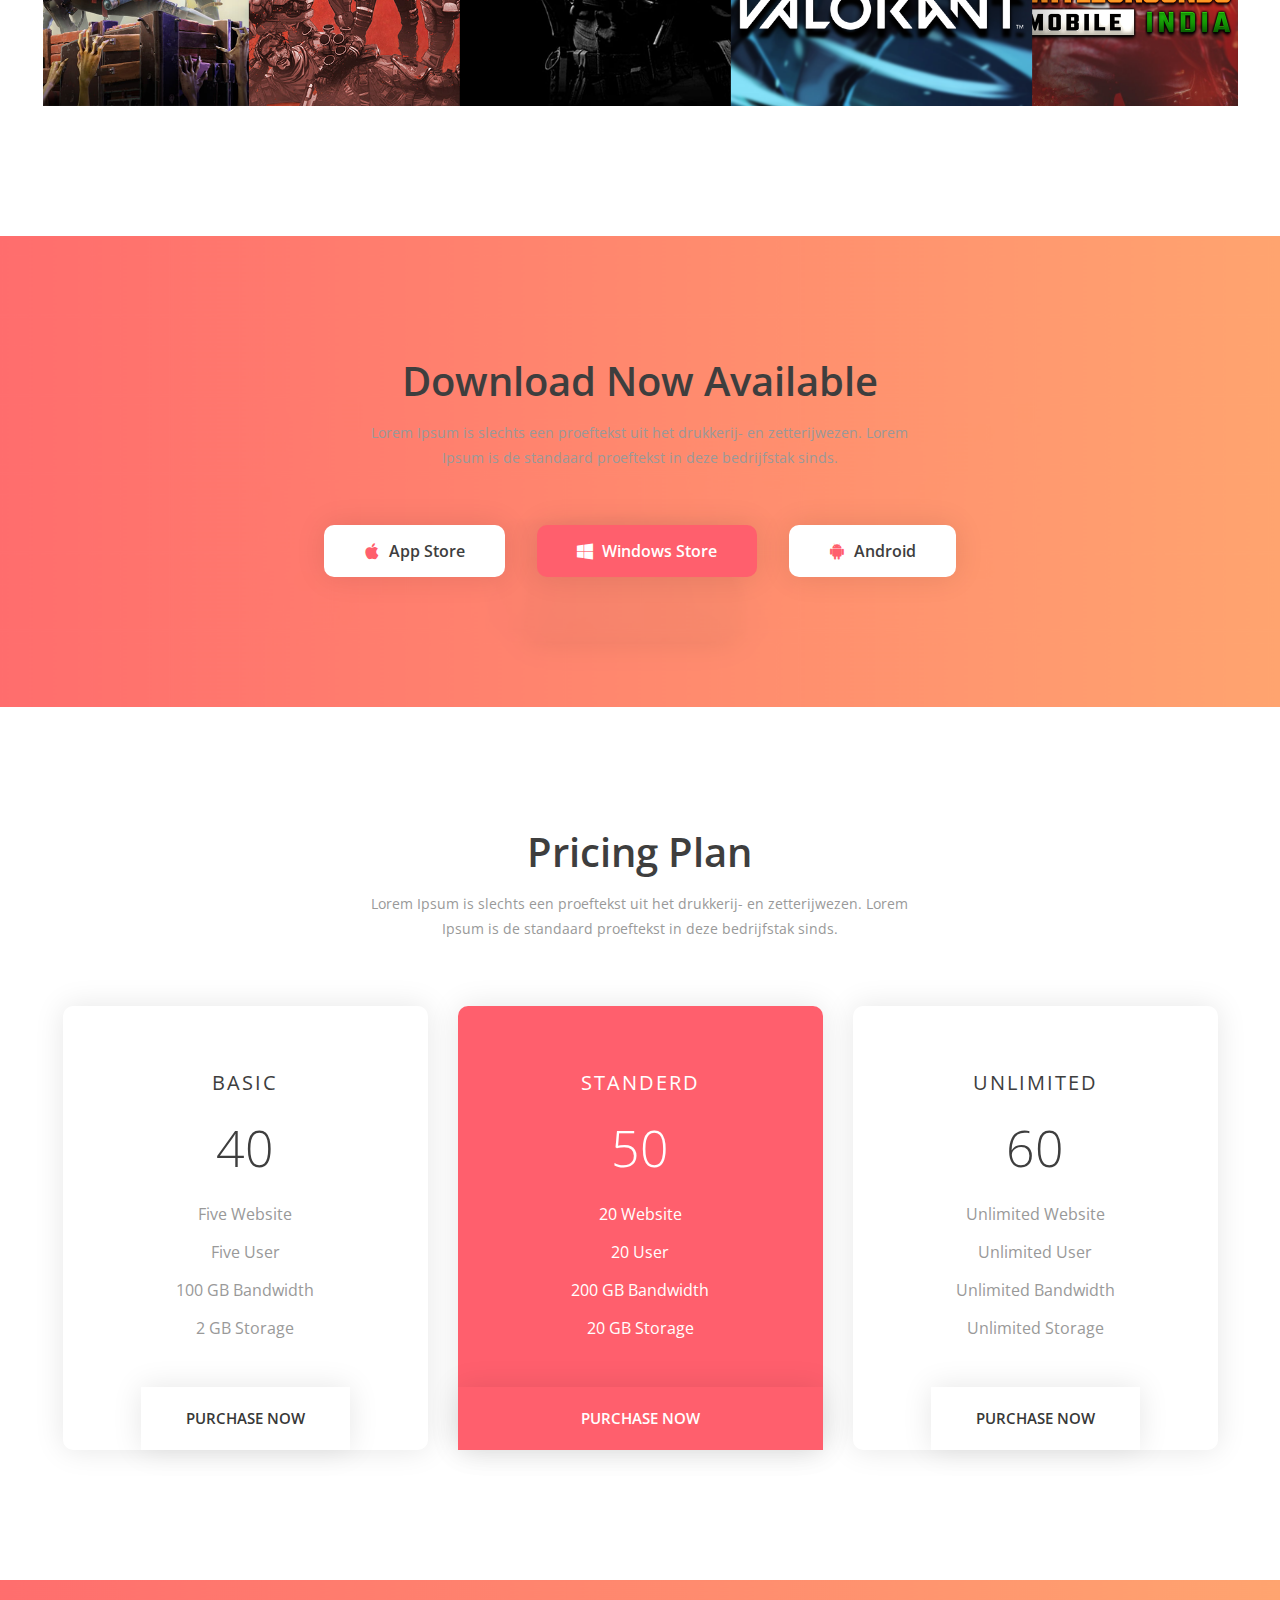
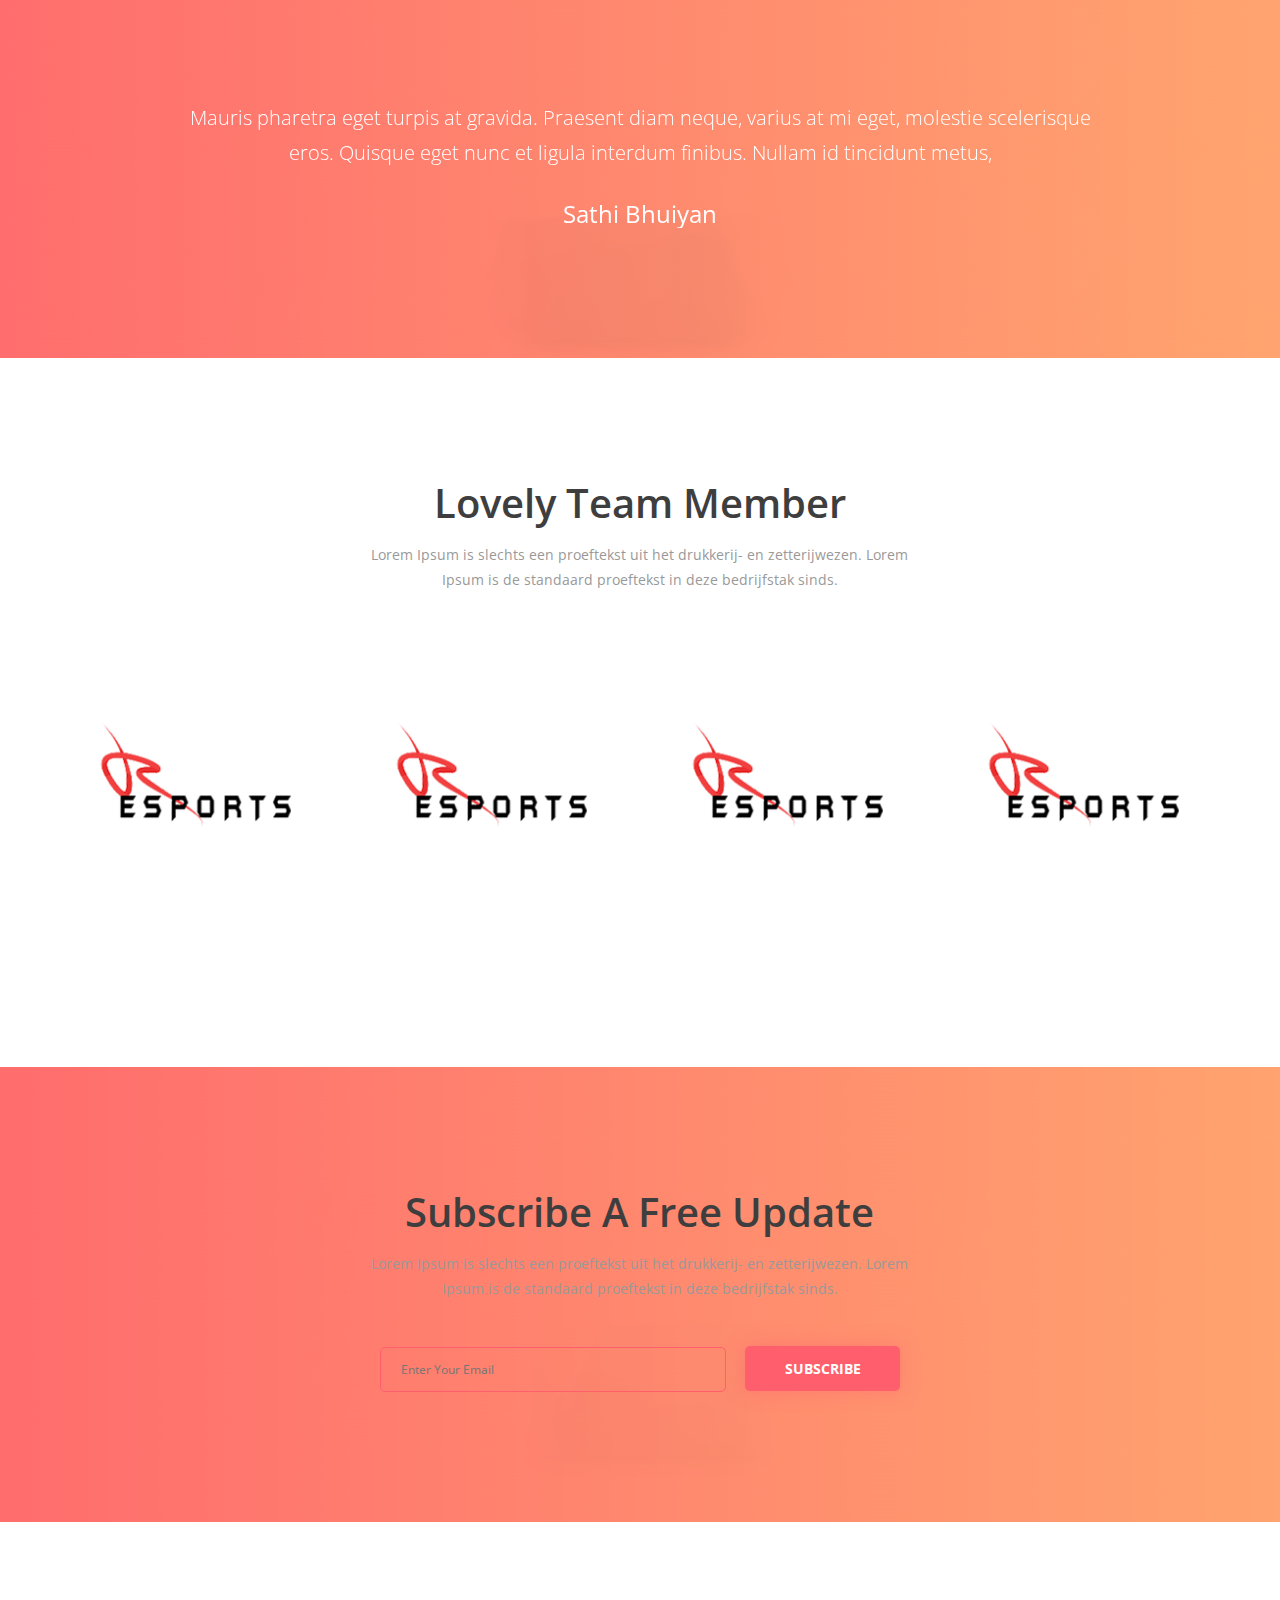
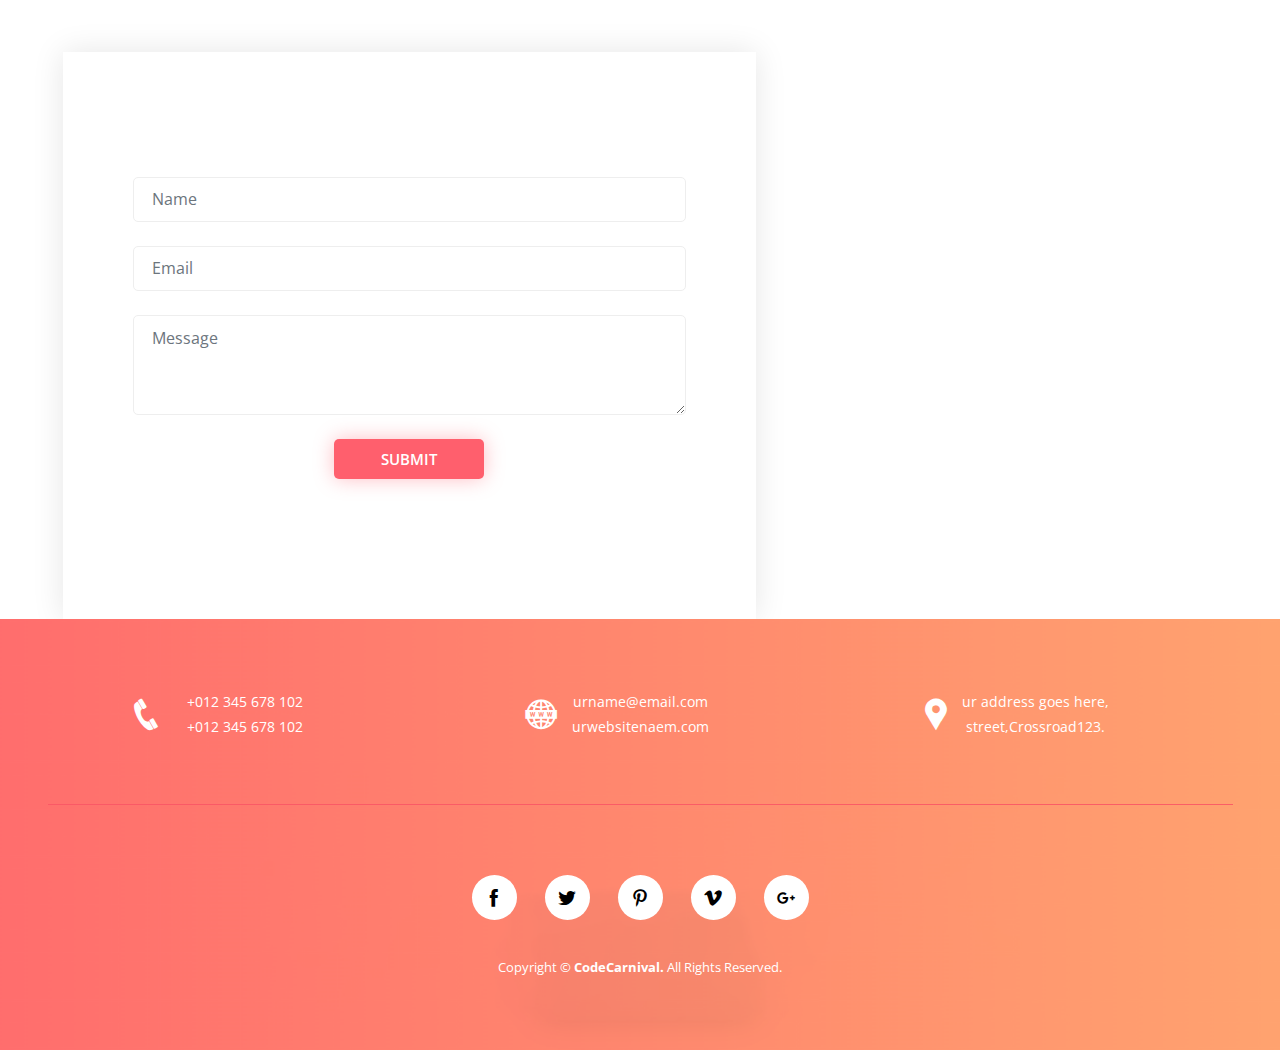
<file: slider-text-slide-bg.html>
<!doctype html>
<html class="no-js" lang="zxx">
    <head>
        <meta charset="utf-8">
        <meta http-equiv="x-ua-compatible" content="ie=edge">
        <title>Moto - App Landing Page</title>
        <meta name="description" content="">
        <meta name="viewport" content="width=device-width, initial-scale=1">
		
		<link rel="shortcut icon" type="image/x-icon" href="img/icon/favicon.png">
        <!-- Place favicon.ico in the root directory -->
		
		<!-- all css here -->
        <link rel="stylesheet" href="css/bootstrap.min.css">
        <link rel="stylesheet" href="css/font-awesome.min.css">
        <link rel="stylesheet" href="css/icofont.css">
        <link rel="stylesheet" href="css/meanmenu.min.css">
		<link rel="stylesheet" href="css/slick.css">
        <link rel="stylesheet" href="css/owl.carousel.css">
        <link rel="stylesheet" href="css/magnific-popup.css">
		<link rel="stylesheet" href="css/animated-headlines.css">
        <link rel="stylesheet" href="css/shortcode/shortcodes.css">
        <link rel="stylesheet" href="style.css">
        <link rel="stylesheet" href="css/responsive.css">
        <script src="js/vendor/modernizr-3.11.2.min.js"></script>
    </head>
    <body data-bs-spy="scroll" data-bs-target="#navigation" data-bs-offset="0" tabindex="0">
        <!--[if lt IE 8]>
            <p class="browserupgrade">You are using an <strong>outdated</strong> browser. Please <a href="http://browsehappy.com/">upgrade your browser</a> to improve your experience.</p>
        <![endif]-->

        <!-- header area start -->
		<header>
			<nav id="header-top" class="navbar navbar-expand-md">
				<div class="container">
					<div class="navbar-header">
						<button type="button" class="navbar-toggler" type="button" data-bs-toggle="collapse" data-bs-target="#navigation" aria-controls="navigation" aria-expanded="false" aria-label="Toggle navigation">
							<span class="icon-bar"></span>
							<span class="icon-bar"></span>
							<span class="icon-bar"></span>
						</button>
						<a class="navbar-brand" href="#"><img src="img/icon/logo.png" alt="logo" class="img-responsive"></a>
					</div>
					<div class="collapse navbar-collapse" id="navigation">
						<ul class="nav nav-pills navbar-nav navbar-right">
							<li class="nav-item"><a class="nav-link active" aria-current="page" href="#slider-area">Home</a></li>
							<li class="nav-item"><a class="nav-link" href="#about">About</a></li>
							<li class="nav-item"><a class="nav-link" href="#features">Features</a></li>
							<li class="nav-item"><a class="nav-link" href="#pricing">Pricing</a></li>
							<li class="nav-item"><a class="nav-link" href="#client">Client</a></li>
							<li class="nav-item"><a class="nav-link" href="#team">Team</a></li>
							<li class="nav-item"><a class="nav-link" href="#contact">Contact</a></li>
							<li class="nav-item"><a class="nav-link download-btn" href="#contact-area">Download</a></li>
						</ul>
					</div>
				</div>
			</nav>
		</header>
		<!-- header area end -->
		<!-- Slider Area Start -->
		<div class="background-area image-1" id="slider-area">
            <div class="slider-full-carousel owl-carousel">
                <div class="single-carousel" style="background-image: url('img/slider/4.png');">
                    <div class="banner-content ">
                        <div class="container">
                            <div class="background-content">
                                <div class="banner-image hand bnr-sm-none">
                                    <div class="watch">
                                        <img src="img/slider/6.png" alt="">
                                    </div>
                                </div>  
                                <div class="row">
                                    <div class="col-md-9">
                                        <div class="text-content-wrapper slider">
                                            <div class="hero-text">
												<h1>Moto All solution Head</h1>
												<p>Nulla aliquet, erat a egestas lacinia, leo libero dapibus nisl, quis pulvinar dolor justo id turpis. Nulla odio orci.</p>
												<a href="#" class="hero-btn">Download</a>
											</div>
                                        </div>
                                    </div>
                                </div>
                            </div>
                        </div>
                    </div>
                </div>
                <div class="single-carousel" style="background-image: url('img/slider/9.png');">
                    <div class="banner-content ">
                        <div class="container">
                            <div class="background-content">
                                <div class="banner-image hand bnr-sm-none">
                                    <div class="watch">
                                        <img src="img/slider/2.png" alt="">
                                    </div>
                                </div>  
                                <div class="row">
                                    <div class="col-md-9">
                                        <div class="text-content-wrapper slider">
                                            <div class="hero-text">
												<h1>Moto Best App For You</h1>
												<p>Nulla aliquet, erat a egestas lacinia, leo libero dapibus nisl, quis pulvinar dolor justo id turpis. Nulla odio orci.</p>
												<a href="#" class="hero-btn">Download</a>
											</div>
                                        </div>
                                    </div>
                                </div>
                            </div>
                        </div>
                    </div>
                </div>
		    </div>
		</div>
		<!-- Slider Area End -->
		<!-- service area start -->
		<section class="service-area gray-bg">
			<div class="container">
				<div class="row">
					<div class="col-lg-4 col-md-6">
						<div class="single-service">
							<div class="service-icon">
								<img src="img/icon/service-icon-1.png" alt="">
							</div>
							<div class="service-content">
								<h2>Easy To Customize</h2>
								<p>Lorem Ipsum is slechts een preksts uit het drukkerij- en zetterija Lorem Ipsum is de stan.</p>
							</div>
						</div>
					</div>
					<div class="col-lg-4 col-md-6">
						<div class="single-service">
							<div class="service-icon">
								<img src="img/icon/service-icon-2.png" alt="">
							</div>
							<div class="service-content">
								<h2>Awesome Design</h2>
								<p>Lorem Ipsum is slechts een preksts uit het drukkerij- en zetterija Lorem Ipsum is de stan.</p>
							</div>
						</div>
					</div>
					<div class="col-lg-4 col-md-6">
						<div class="single-service">
							<div class="service-icon">
								<img src="img/icon/service-icon-3.png" alt="">
							</div>
							<div class="service-content">
								<h2>Easy To Use</h2>
								<p>Lorem Ipsum is slechts een preksts uit het drukkerij- en zetterija Lorem Ipsum is de stan.</p>
							</div>
						</div>
					</div>
				</div>
			</div>
		</section>
		<!-- service area start -->
		<!-- About area start -->
		<section id="about" class="about-area pt-130">
			<div class="container">
				<div class="row">
					<div class="col-md-6">
						<div class="about-content">
							<h2>About Moto App</h2>
							<p>Lorem Ipsum is slechts een proeftekst uit het drukkerij- en zetterijwezeny. LorIpsum is de standaard proeftekst in deze bedrijfstak sinds de 16eeeue, toen een okende drukker een zethaak met letters nam en ze  husselde om een font-catalogmaken. Het heeft niet alleen vijf eeuwen</p>
							<p>overleefd maar is ook, vrijwel onveranderd, overgenomen in elektronische zetting. Het is in de jaren '60 populair geworden met de introductie vanlad Letraset velle met Lorem Ipsum passages.</p>
							<a class="hero-btn video-popup" href="https://www.youtube.com/watch?v=fkoEj95puX0"><i class="icofont icofont-play-alt-2"></i> Watch Our Video</a>
						</div>
					</div>
					<div class="col-md-6">
						<div class="about-img">
							<img src="img/other/about.png" alt="" />
						</div>
					</div>
				</div>
			</div>
		</section>
		<!-- About area End -->
		<!-- Feature area start -->
		<section id="features" class="feature-area gray-bg pt-128 pb-70">
			<div class="container">
				<div class="row">
					<div class="col-12">
						<div class="section-heading pb-55 text-center">
							<h2>Best Features</h2>
							<p>Lorem Ipsum is slechts een proeftekst uit het drukkerij- en zetterijwezen. Lorem Ipsum is de standaard proeftekst in deze bedrijfstak sinds.</p>
						</div>
					</div>
				</div>
				<div class="row">
					<div class="col-lg-4 col-md-6">
						<div class="awesome-feature text-center">
							<div class="awesome-feature-icon">
								<span><i class="icofont icofont-alarm"></i></span>
							</div>
							<div class="awesome-feature-details">
								<h5>Notification Viewing</h5>
								<p>Lorem Ipsum is slechts een proeftekst uit het drukkerij- en zetterijwezen. Lorem stand</p>
							</div>
						</div>
					</div>
					<div class="col-lg-4 col-md-6">
						<div class="awesome-feature text-center">
							<div class="awesome-feature-icon">
								<span><i class="icofont icofont-light-bulb"></i></span>
							</div>
							<div class="awesome-feature-details">
								<h5>Creative Design</h5>
								<p>Lorem Ipsum is slechts een proeftekst uit het drukkerij- en zetterijwezen. Lorem stand</p>
							</div>
						</div>
					</div>
					<div class="col-lg-4 col-md-6">
						<div class="awesome-feature text-center">
							<div class="awesome-feature-icon">
								<span><i class="icofont icofont-code"></i></span>
							</div>
							<div class="awesome-feature-details">
								<h5>Clean Code</h5>
								<p>Lorem Ipsum is slechts een proeftekst uit het drukkerij- en zetterijwezen. Lorem stand</p>
							</div>
						</div>
					</div>
				</div>
				<div class="row">
					<div class="col-lg-4 col-md-6">
						<div class="awesome-feature text-center">
							<div class="awesome-feature-icon">
								<span><i class="icofont icofont-ui-video-chat"></i></span>
							</div>
							<div class="awesome-feature-details">
								<h5>Full Free Video Call</h5>
								<p>Lorem Ipsum is slechts een proeftekst uit het drukkerij- en zetterijwezen. Lorem stand</p>
							</div>
						</div>
					</div>
					<div class="col-lg-4 col-md-6">
						<div class="awesome-feature text-center">
							<div class="awesome-feature-icon">
								<span><i class="icofont icofont-ui-head-phone"></i></span>
							</div>
							<div class="awesome-feature-details">
								<h5>Great Support</h5>
								<p>Lorem Ipsum is slechts een proeftekst uit het drukkerij- en zetterijwezen. Lorem stand</p>
							</div>
						</div>
					</div>
					<div class="col-lg-4 col-md-6">
						<div class="awesome-feature text-center">
							<div class="awesome-feature-icon">
								<span><i class="icofont icofont-heart"></i></span>
							</div>
							<div class="awesome-feature-details">
								<h5>Unlimited Features</h5>
								<p>Lorem Ipsum is slechts een proeftekst uit het drukkerij- en zetterijwezen. Lorem stand</p>
							</div>
						</div>
					</div>
				</div>
			</div>
		</section>
		<!-- Feature feature area end -->
		<!-- How it work start -->
		<section class="how-work-area pt-130 pb-125 bg-1">
			<div class="container">
				<div class="row">
					<div class="col-lg-6">
						<div class="how-work-right text-center">
							<img src="img/other/work.png" alt="" />
						</div>
					</div>
					<div class="col-lg-6">
						<div class="how-work-left mt-90">
							<h2>How It Work?</h2>
							<div class="how-work-tab mt-55">
								<ul class="nav">
									<li><a class="active" data-bs-toggle="tab" href="#home">1. Download</a></li>
									<li><a data-bs-toggle="tab" href="#menu1">2. Install</a></li>
									<li><a data-bs-toggle="tab" href="#menu2">3. Run</a></li>
								</ul>
								<div class="tab-content">
									<div id="home" class="mt-45 tab-pane fade show active">
										<p>Lorem Ipsum is slechts een proeftekst uit het drukkerij- en  bnzetterijwezen. Lorem Ipsum is de standaard proeftekst in deze bedrijfstak sinds de 16esss eeuw, toen een onbekende drukker een zethaak met letters nam en ze  husselde om een font-catalogus te maken. </p>
										<p>overleefd maar is ook, vrijwel onveranderd, overgenomen in elektronischess letterzetting. Het is in de jaren '60 populair geworden met de introductie van Letraset vellen Lorem Ipsum passages.</p>
									</div>
									<div id="menu1" class="mt-45 tab-pane fade">
										<p>Lorem Ipsum is slechts een proeftekst uit het drukkerij- en  bnzetterijwezen. Lorem Ipsum is de standaard proeftekst in deze bedrijfstak sinds de 16esss eeuw, toen een onbekende drukker een zethaak met letters nam en ze  husselde om een font-catalogus te maken. </p>
										<p>overleefd maar is ook, vrijwel onveranderd, overgenomen in elektronischess letterzetting. Het is in de jaren '60 populair geworden met de introductie van Letraset vellen Lorem Ipsum passages.</p>
									</div>
									<div id="menu2" class="mt-45 tab-pane fade">
										<p>Lorem Ipsum is slechts een proeftekst uit het drukkerij- en  bnzetterijwezen. Lorem Ipsum is de standaard proeftekst in deze bedrijfstak sinds de 16esss eeuw, toen een onbekende drukker een zethaak met letters nam en ze  husselde om een font-catalogus te maken. </p>
										<p>overleefd maar is ook, vrijwel onveranderd, overgenomen in elektronischess letterzetting. Het is in de jaren '60 populair geworden met de introductie van Letraset vellen Lorem Ipsum passages.</p>
									</div>
								</div>
							</div>
						</div>
					</div>
				</div>
			</div>
		</section>
		<!-- How it work End -->
		<!-- fun fact area start -->
		<section class="funfact-area bg-2 pt-125 pb-130">
			<div class="container">
				<div class="row">
					<div class="col-md-3">
						<div class="single-fact text-center">
							<h2 class="counter">200</h2>
							<h5>Downloads</h5>
						</div>
					</div>
					<div class="col-md-3">
						<div class="single-fact text-center">
							<h2 class="counter">1000</h2>
							<h5>Active Installs</h5>
						</div>
					</div>
					<div class="col-md-3">
						<div class="single-fact text-center">
							<h2 class="counter">80</h2>
							<h5>Happy Clients</h5>
						</div>
					</div>
					<div class="col-md-3">
						<div class="single-fact text-center">
							<h2 class="counter">100</h2>
							<h5>Total App Rat</h5>
						</div>
					</div>
				</div>
			</div>
		</section>
		<!-- fun fact area end -->
		<!-- app screenshot area start -->
		<section class="screenshot-area pt-130 pb-130">
			<div class="container">
				<div class="row">
					<div class="col-12">
						<div class="section-heading pb-55 text-center">
							<h2>App Screenshots</h2>
							<p>Lorem Ipsum is slechts een proeftekst uit het drukkerij- en zetterijwezen. Lorem Ipsum is de standaard proeftekst in deze bedrijfstak sinds.</p>
						</div>
					</div>
				</div>
				<div class="row">
					<div class="col-12">
						<div class="screenshot-slider">
							<div class="single-screenshot">
								<div class="image">
									<img src="img/screenshot/1.png" alt="">
								</div>
							</div>
							<div class="single-screenshot">
								<div class="image">
									<img src="img/screenshot/2.png" alt="">
								</div>
							</div>
							<div class="single-screenshot">
								<div class="image">
									<img src="img/screenshot/3.png" alt="">
								</div>
							</div>
							<div class="single-screenshot">
								<div class="image">
									<img src="img/screenshot/4.png" alt="">
								</div>
							</div>
							<div class="single-screenshot">
								<div class="image">
									<img src="img/screenshot/5.png" alt="">
								</div>
							</div>
						</div>
					</div>
				</div>
			</div>
		</section>
		<!-- app screenshot area end -->
		<!-- Download Area Start -->
		<section class="download-area bg-3 ptb-130">
			<div class="container">
				<div class="row">
					<div class="col-12">
						<div class="section-heading text-center pb-45">
							<h2>Download Now Available</h2>
							<p>Lorem Ipsum is slechts een proeftekst uit het drukkerij- en zetterijwezen. Lorem Ipsum is de standaard proeftekst in deze bedrijfstak sinds.</p>
						</div>
					</div>
				</div>
				<div class="row">
					<div class="col-12">
						<div class="download-option-btn text-center">
							<ul>
								<li>
									<a href="#"><i class="icofont icofont-brand-apple"></i> App Store</a>
									<a class="active" href="#"><i class="icofont icofont-brand-windows"></i> Windows store</a>
									<a href="#"><i class="icofont icofont-brand-android-robot"></i> Android</a>
								</li>
							</ul>
						</div>
					</div>
				</div>
			</div>
		</section>
		<!-- Download Area End -->
		<!-- Pricing Plan Area Start -->
		<section id="pricing" class="pricing-area pt-130 pb-100">
			<div class="container">
				<div class="row">
					<div class="col-12">
						<div class="section-heading pb-55 text-center">
							<h2>Pricing Plan</h2>
							<p>Lorem Ipsum is slechts een proeftekst uit het drukkerij- en zetterijwezen. Lorem Ipsum is de standaard proeftekst in deze bedrijfstak sinds.</p>
						</div>
					</div>
				</div>
				<div class="row">
					<div class="col-lg-4 col-md-6">
						<div class="pricing-single white-bg text-center mb-30">
							<div class="price-titel uppercase">
								<h4>BASIC</h4>
							</div>
							<div class="pricing-price">
								<span>40</span>
							</div>
							<div class="price-decs">
								<ul>
									<li>Five Website</li>
									<li>Five User</li>
									<li>100 GB Bandwidth</li>
									<li>2 GB Storage</li>
								</ul>
							</div>
							<div class="ordr-btn uppercase">
								<a href="#">Purchase Now</a>
							</div>
						</div>
					</div>
					<div class="col-lg-4 col-md-6">
						<div class="pricing-single active white-bg text-center mb-30">
							<div class="price-titel uppercase">
								<h4>STANDERD</h4>
							</div>
							<div class="pricing-price">
								<span>50</span>
							</div>
							<div class="price-decs">
								<ul>
									<li>20 Website</li>
									<li>20 User</li>
									<li>200 GB Bandwidth</li>
									<li>20 GB Storage</li>
								</ul>
							</div>
							<div class="ordr-btn uppercase">
								<a href="#">Purchase Now</a>
							</div>
						</div>
					</div>
					<div class="col-lg-4 col-md-6">
						<div class="pricing-single white-bg text-center mb-30">
							<div class="price-titel uppercase">
								<h4>UNLIMITED</h4>
							</div>
							<div class="pricing-price">
								<span>60</span>
							</div>
							<div class="price-decs">
								<ul>
									<li>Unlimited Website</li>
									<li>Unlimited User</li>
									<li>Unlimited Bandwidth</li>
									<li>Unlimited Storage</li>
								</ul>
							</div>
							<div class="ordr-btn uppercase">
								<a href="#">Purchase Now</a>
							</div>
						</div>
					</div>
				</div>
			</div>
		</section>
		<!-- Pricing Plan Area End -->
		<!-- Testimonial Area Start -->
		<section id="client" class="testimonial-area pt-120 pb-130 bg-4">
			<div class="container">
				<div class="row">
					<div class="testimonial-active owl-carousel">
						<div class="col-12">
							<div class="testimonial-desc text-center">
								<p>Mauris pharetra eget turpis at gravida. Praesent diam neque, varius at mi eget, molestie scelerisque eros. Quisque eget nunc et ligula interdum finibus. Nullam id tincidunt metus, </p>
								<h4>Sathi Bhuiyan</h4>
							</div>
						</div>
						<div class="col-12">
							<div class="testimonial-desc text-center">
								<p>Mauris pharetra eget turpis at gravida. Praesent diam neque, varius at mi eget, molestie scelerisque eros. Quisque eget nunc et ligula interdum finibus. Nullam id tincidunt metus, </p>
								<h4>Al Mamun</h4>
							</div>
						</div>
						<div class="col-12">
							<div class="testimonial-desc text-center">
								<p>Mauris pharetra eget turpis at gravida. Praesent diam neque, varius at mi eget, molestie scelerisque eros. Quisque eget nunc et ligula interdum finibus. Nullam id tincidunt metus, </p>
								<h4>Salim Rana</h4>
							</div>
						</div>
					</div>
				</div>
			</div>
		</section>
		<!-- Testimonial Area End -->
		<!-- Team Area Start -->
		<section id="team" class="team-area ptb-130">
			<div class="container">
				<div class="row">
					<div class="col-12">
						<div class="section-heading pb-55 text-center">
							<h2>Lovely Team Member</h2>
							<p>Lorem Ipsum is slechts een proeftekst uit het drukkerij- en zetterijwezen. Lorem Ipsum is de standaard proeftekst in deze bedrijfstak sinds.</p>
						</div>
					</div>
				</div>
				<div class="row">
					<div class="col-lg-3 col-md-6">
						<div class="team-single">
							<img src="img/team/1.png" alt="" />
							<div class="team-overlay text-center">
								<h5>Sathi Bhuiyan</h5>
								<h6>Lovely Designer</h6>
							</div>
						</div>
					</div>
					<div class="col-lg-3 col-md-6">
						<div class="team-single">
							<img src="img/team/2.png" alt="" />
							<div class="team-overlay text-center">
								<h5>Kausar Al Mamun</h5>
								<h6>Lovely Designer</h6>
							</div>
						</div>
					</div>
					<div class="col-lg-3 col-md-6">
						<div class="team-single">
							<img src="img/team/3.png" alt="" />
							<div class="team-overlay text-center">
								<h5>Nirob Khan</h5>
								<h6>Lovely Designer</h6>
							</div>
						</div>
					</div>
					<div class="col-lg-3 col-md-6">
						<div class="team-single">
							<img src="img/team/4.png" alt="" />
							<div class="team-overlay text-center">
								<h5>Salim Rana</h5>
								<h6>Lovely Designer</h6>
							</div>
						</div>
					</div>
				</div>
			</div>
		</section>
		<!-- Team Area End -->
		<!-- Subcribe Area Start -->
		<section class="subcribe-area pt-130 pb-115 bg-6">
			<div class="container">
				<div class="row">
					<div class="col-12">
						<div class="section-heading pb-35 text-center">
							<h2>Subscribe a free update</h2>
							<p>Lorem Ipsum is slechts een proeftekst uit het drukkerij- en zetterijwezen. Lorem Ipsum is de standaard proeftekst in deze bedrijfstak sinds.</p>
						</div>
					</div>
				</div>
				<div class="row">
					<div class="col-12">
						<div class="subcribe-form text-center">
							<form id="mc-form">
								<input autocomplete="off" placeholder="Enter Your Email" type="text">
								<button type="submit">Subscribe</button>
								<!-- mailchimp-alerts Start -->
								<div class="mailchimp-alerts text-centre">
									<div class="mailchimp-submitting"></div>
									<div class="mailchimp-success"></div>
									<div class="mailchimp-error"></div>
								</div>
								<!-- mailchimp-alerts end -->
							</form>
						</div>
					</div>
				</div>
			</div>
		</section>
		<!-- Subcribe Area End -->
		<!-- Contact Area Start -->
		<div id="contact" class="contact-area pt-130">
			<div class="container">
				<div class="row">
					<div class="col-12">
						<div class="contact-wrap">
							<!-- Contact Form -->
							<form id="contact-form" class="form contact-form" action="https://whizthemes.com/mail-php/other/mail.php">
								<div class="row">
									<div class="form-group col-12">
										<input type="text" name="con_name" class="form-control" id="first-name" placeholder="Name" required="required">
									</div>
									<div class="form-group col-12 mt-4">
										<input type="email" name="con_email" class="form-control" id="email" placeholder="Email" required="required">
									</div>
									<div class="form-group description col-12 mbnone mt-4">
										<textarea rows="3" name="con_message" class="form-control" id="description" placeholder="Message" required="required"></textarea>
									</div>
									<div class="col-12 mt-4">
										<div class="actions text-center">
											<button type="submit" name="submit" class="btn btn-lg btn-contact-bg" title="Submit Your Message!">submit</button>
											<p class="form-messege"></p>
										</div>
									</div>
								</div>
							</form>
							<!-- Contact Form -->
							<!-- Google Map -->
							<div class="google-map">
								<iframe class="contact-map-size"
									src="https://www.google.com/maps/embed?pb=!1m18!1m12!1m3!1d193595.15830869428!2d-74.119763973046!3d40.69766374874431!2m3!1f0!2f0!3f0!3m2!1i1024!2i768!4f13.1!3m3!1m2!1s0x89c24fa5d33f083b%3A0xc80b8f06e177fe62!2sNew%20York%2C%20NY%2C%20USA!5e0!3m2!1sen!2sbd!4v1613802584124!5m2!1sen!2sbd"
									allowfullscreen="" loading="lazy">
								</iframe>
							</div>
							<!-- Google Map -->
						</div>
					</div>
				</div>
			</div>
		</div>
		<!-- Contact Area End -->
		<!-- Copyright Area Start -->
		<div class="copyright-area bg-5 ptb-70">
			<div class="container">
				<!-- Contact address left -->
				<div class="conct-border row">
					<div class="col-md-4">
						<div class="single-address">
							<div class="media">
								<div class="media-left">
									<i class="icofont icofont-phone"></i>
								</div>
								<div class="media-body text-center">
									<p>+012 345 678 102 <br> +012 345 678 102</p>
								</div>
							</div>
						</div>
					</div>
					<div class="col-md-4">
						<div class="single-address">
							<div class="media">
								<div class="media-left">
									<i class="icofont icofont-web"></i>
								</div>
								<div class="media-body text-center">
									<p>urname@email.com <br> urwebsitenaem.com</p>
								</div>
							</div>
						</div>
					</div>
					<div class="col-md-4">
						<div class="single-address">
							<div class="media">
								<div class="media-left">
									<i class="icofont icofont-social-google-map"></i>
								</div>
								<div class="media-body text-center">
									<p>ur address goes here, <br> street,Crossroad123.</p>
								</div>
							</div>
						</div>
					</div>
				</div>
				<!-- Contact address left -->
				<!-- Copyright right -->
				<div class="row">
					<div class="col-12">
						<div class="copyright-area text-center">
							<!-- Copyright social -->
							<div class="contact-social text-center pt-70 pb-35">
								<ul>
									<li>
										<a href="#"><i class="icofont icofont-social-facebook"></i></a>
									</li>
									<li>
										<a href="#"><i class="icofont icofont-social-twitter"></i></a>
									</li>
									<li>
										<a href="#"><i class="icofont icofont-social-pinterest"></i></a>
									</li>
									<li>
										<a href="#"><i class="icofont icofont-social-vimeo"></i></a>
									</li>
									<li>
										<a href="#"><i class="icofont icofont-social-google-plus"></i></a>
									</li>
								</ul>
							</div>
							<!-- Copyright social -->
							<div class="copyright-text">
								<p>Copyright &copy;  <a href="https://themeforest.net/user/codecarnival/portfolio"> CodeCarnival. </a> All Rights Reserved.</p>
							</div>
							<!-- Copyright text -->
						</div>
					</div>
				</div>
				<!-- Copyright right -->
			</div>
		</div>
		<!-- Copyright Area End -->
		
		<!-- all js here -->
        <script src="js/vendor/jquery-3.6.0.min.js"></script>
        <script src="js/vendor/jquery-migrate-3.3.2.min.js"></script>
        <script src="js/bootstrap.bundle.min.js"></script>
        <script src="js/owl.carousel.min.js"></script>
		<script src="js/slick.min.js"></script>
        <script src="js/jquery.ajaxchimp.min.js"></script>
        <script src="js/plugins.js"></script>
        <script src="js/main.js"></script>
    </body>
</html>
</file>
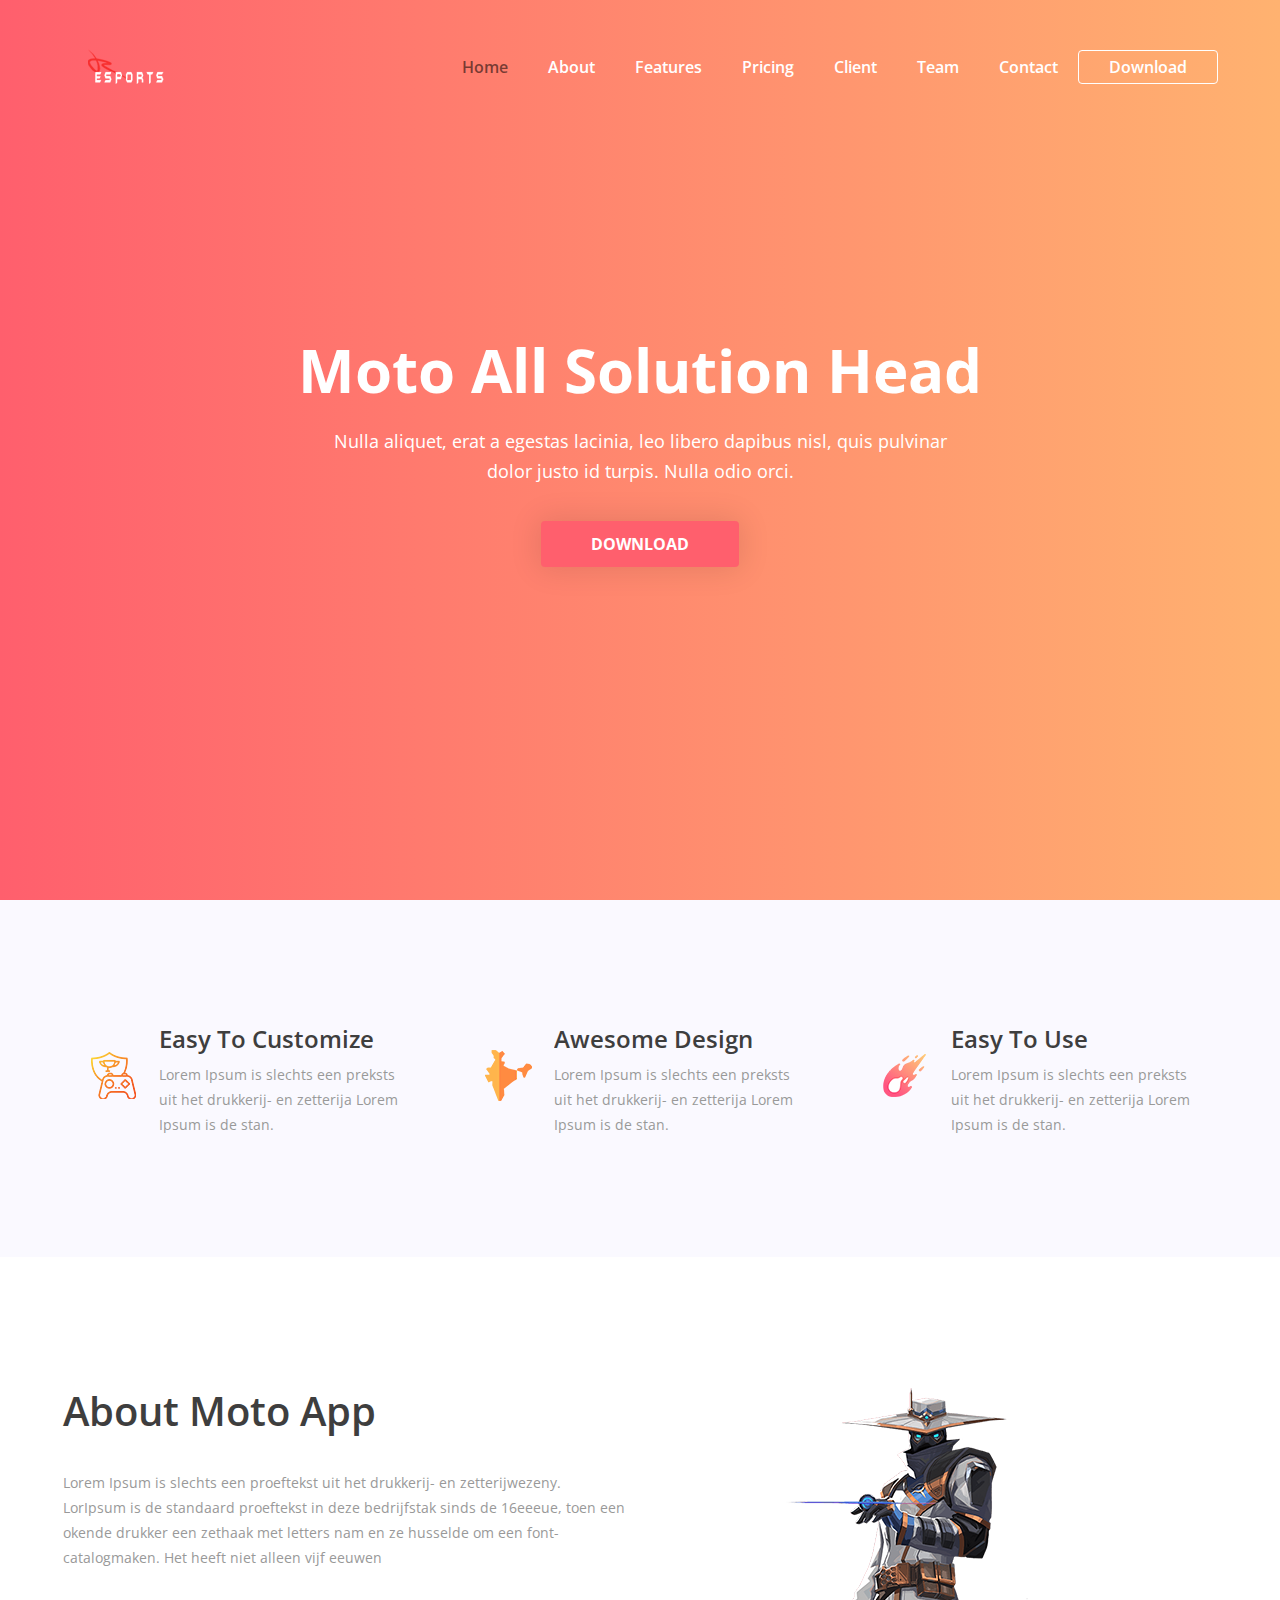
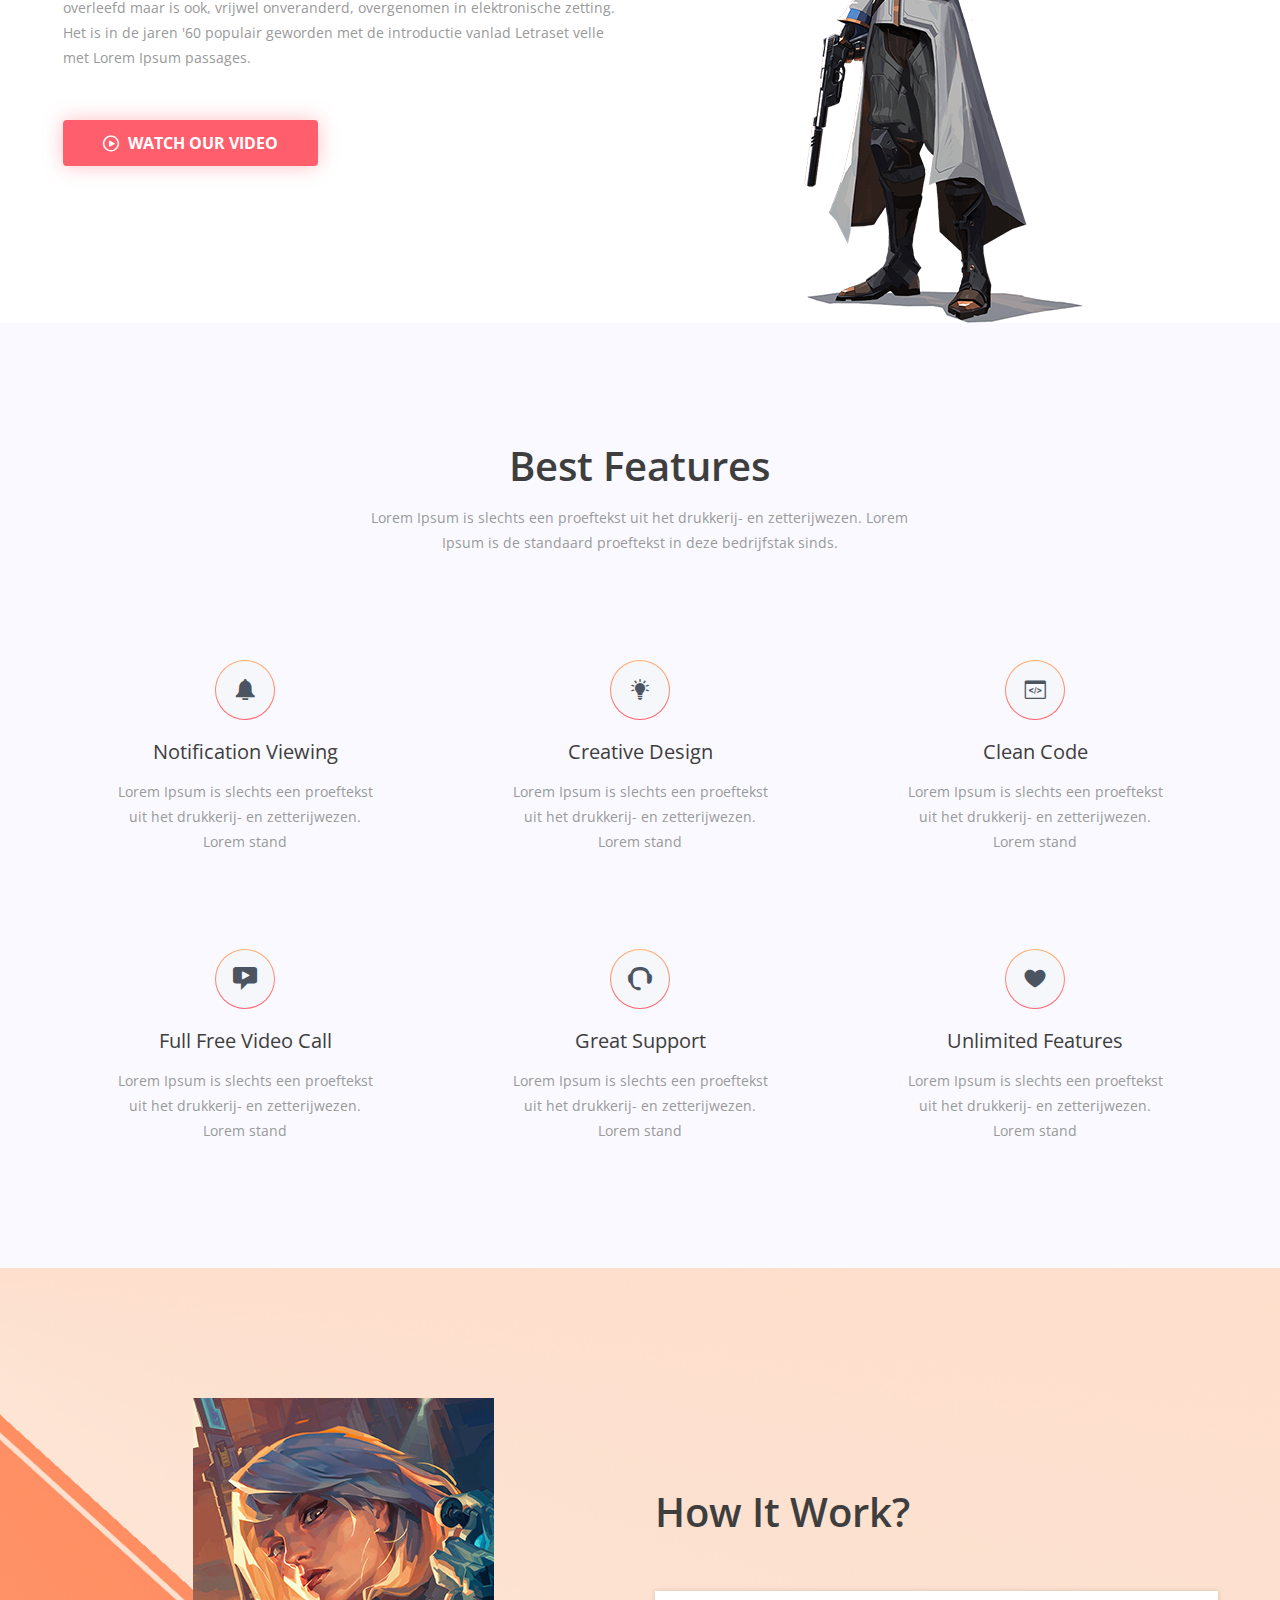
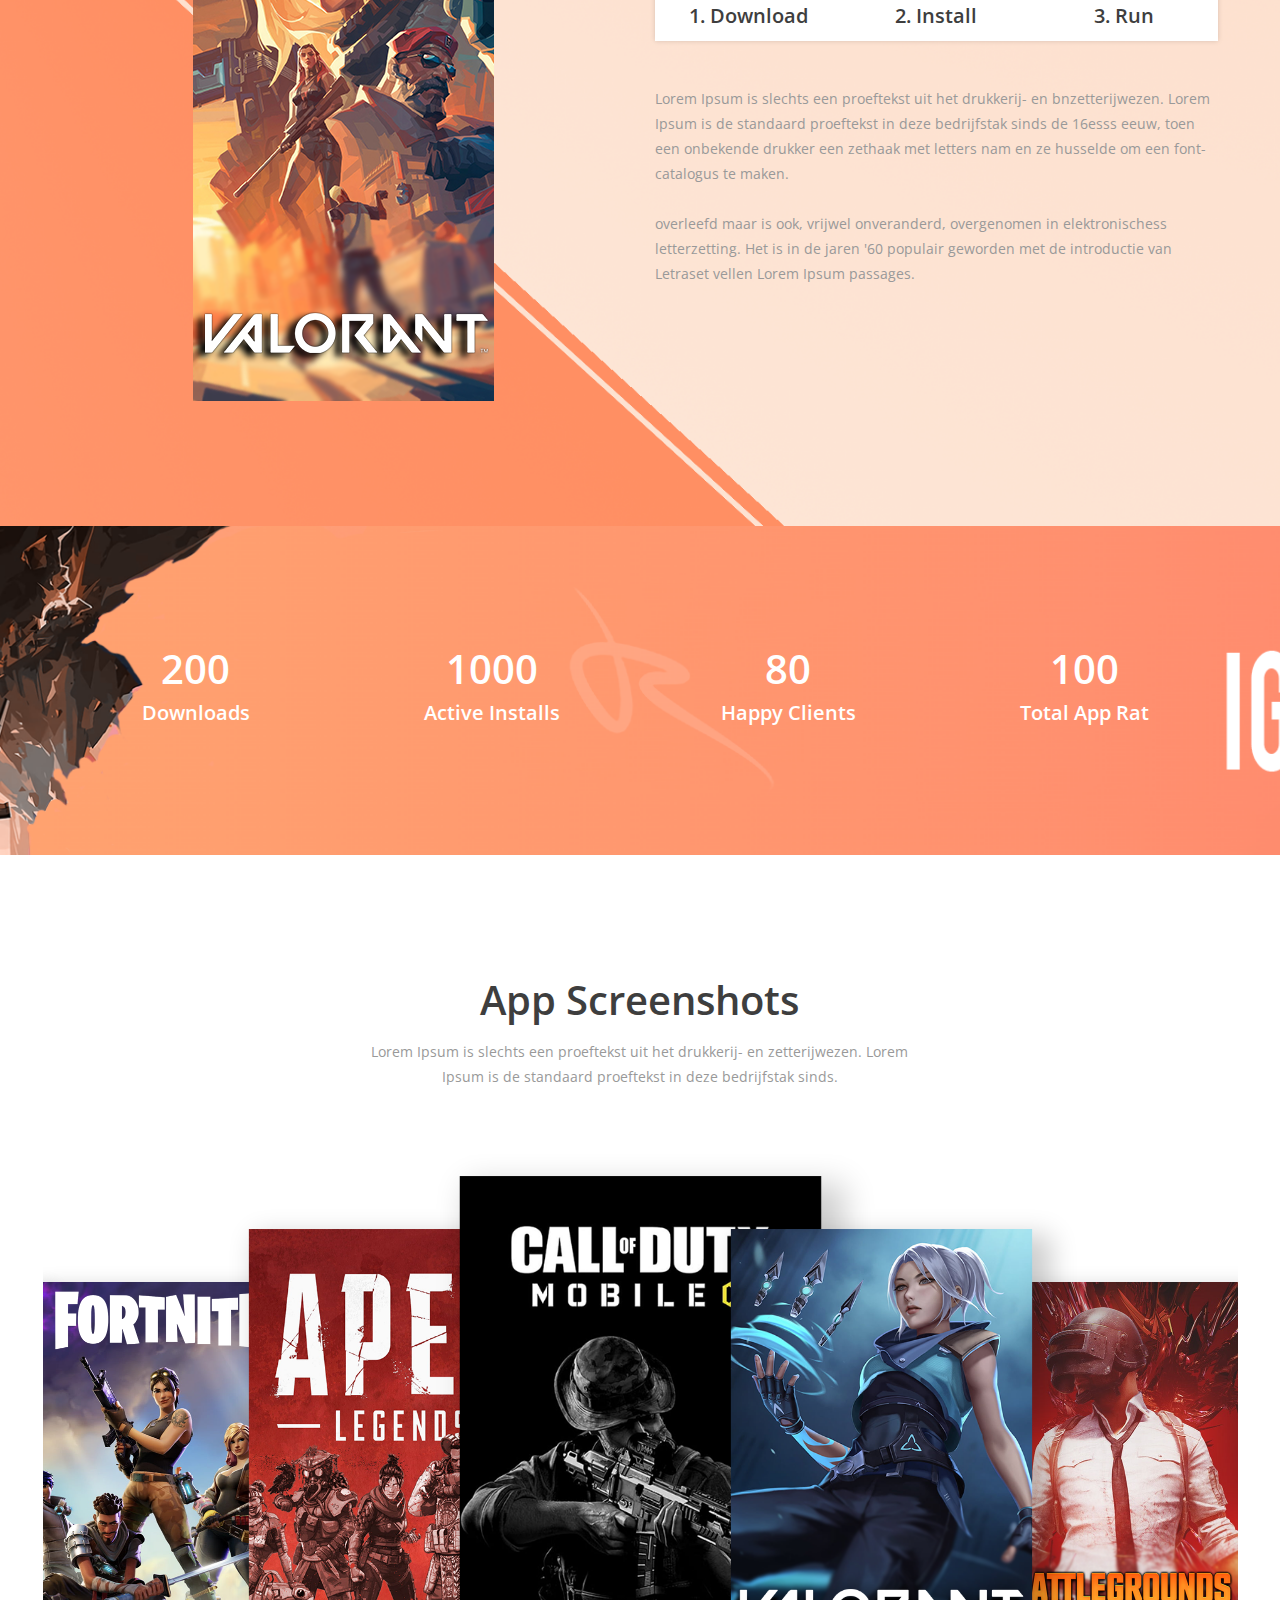
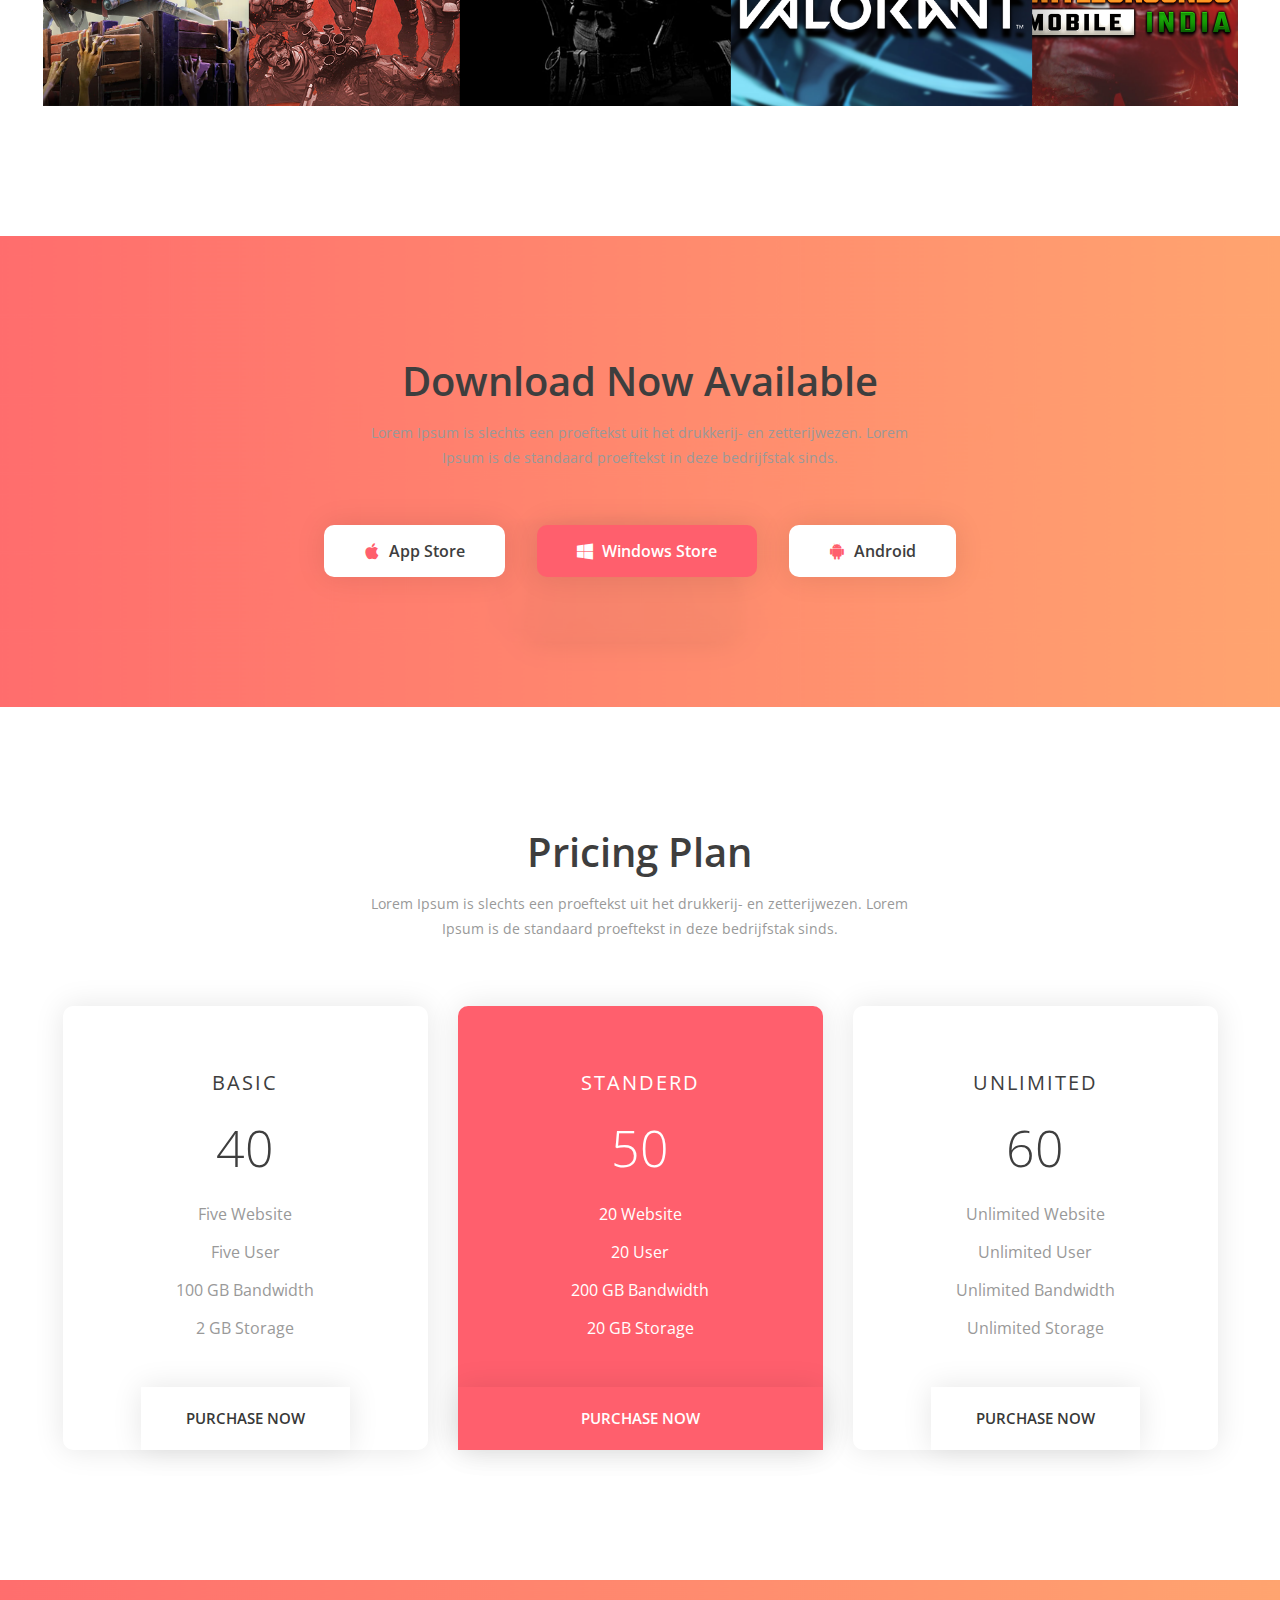
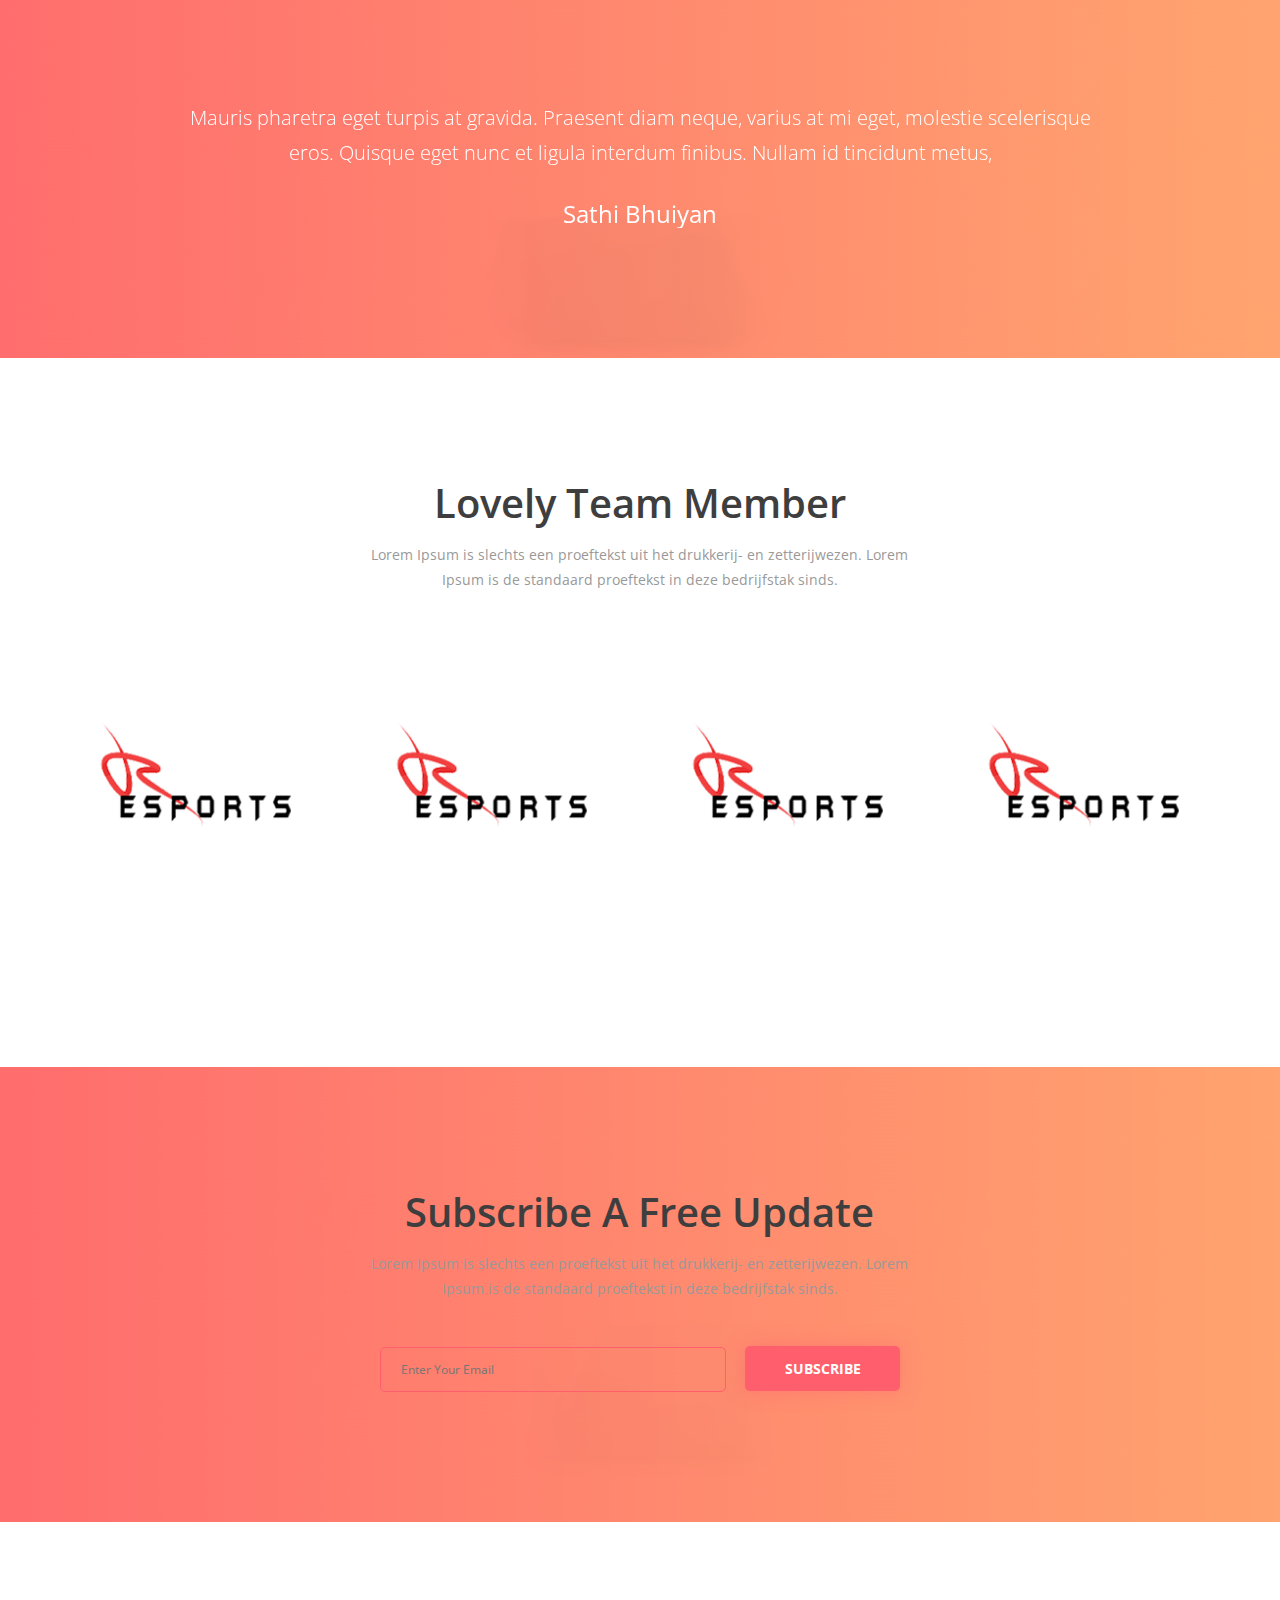
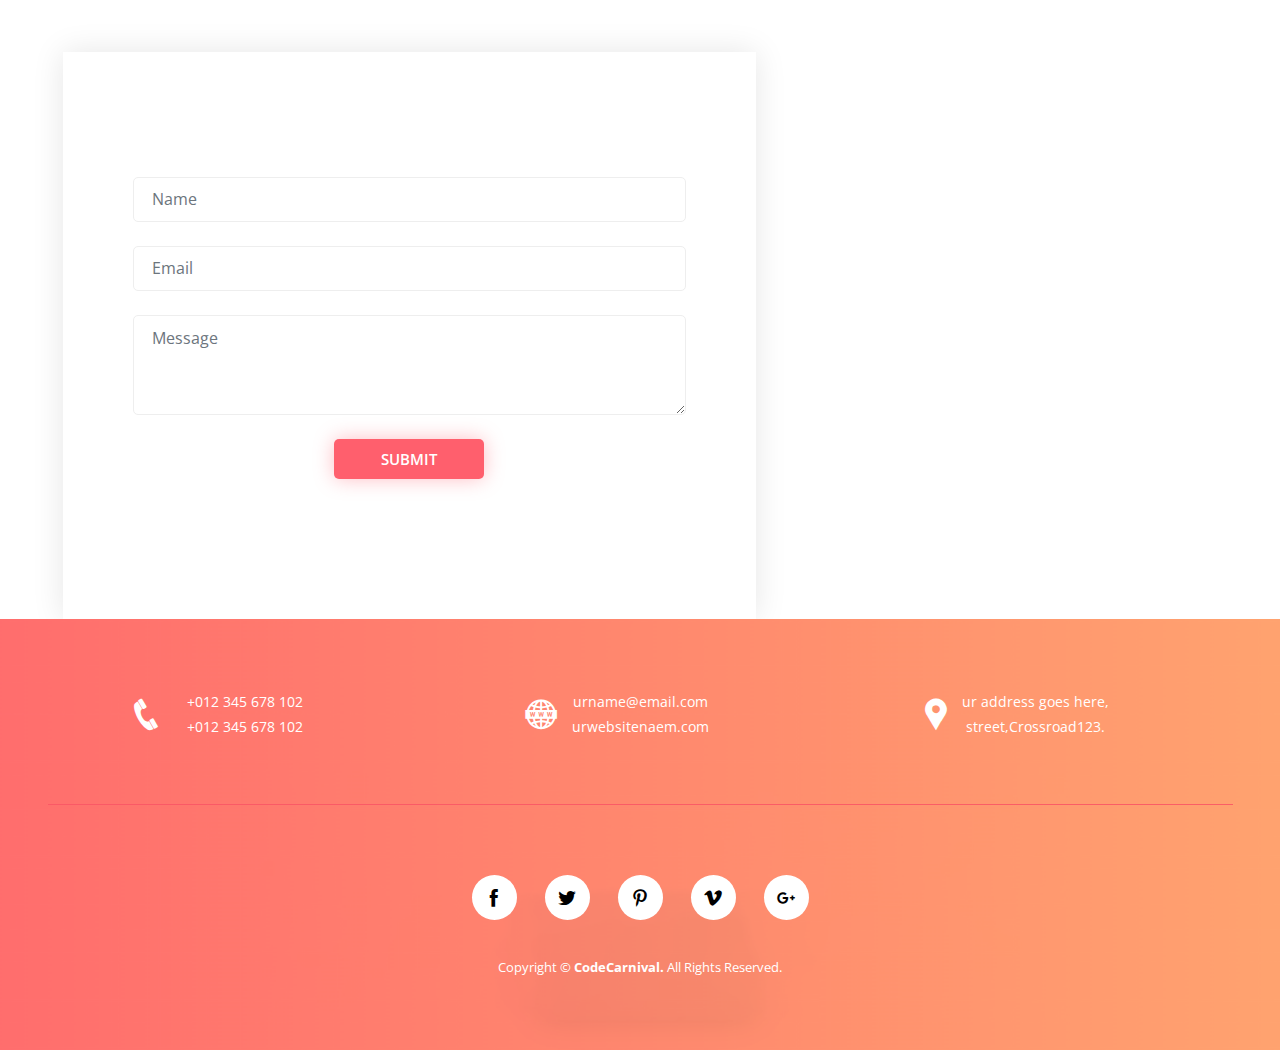
<file: video-bg.html>
<!doctype html>
<html class="no-js" lang="zxx">
    <head>
        <meta charset="utf-8">
        <meta http-equiv="x-ua-compatible" content="ie=edge">
        <title>Moto - App Landing Page</title>
        <meta name="description" content="">
        <meta name="viewport" content="width=device-width, initial-scale=1">
		
		<link rel="shortcut icon" type="image/x-icon" href="img/icon/favicon.png">
        <!-- Place favicon.ico in the root directory -->
		
		<!-- all css here -->
        <link rel="stylesheet" href="css/bootstrap.min.css">
        <link rel="stylesheet" href="css/font-awesome.min.css">
        <link rel="stylesheet" href="css/icofont.css">
        <link rel="stylesheet" href="css/meanmenu.min.css">
		<link rel="stylesheet" href="css/slick.css">
        <link rel="stylesheet" href="css/owl.carousel.css">
        <link rel="stylesheet" href="css/magnific-popup.css">
		<link rel="stylesheet" href="css/animated-headlines.css">
        <link rel="stylesheet" href="css/shortcode/shortcodes.css">
        <link rel="stylesheet" href="style.css">
        <link rel="stylesheet" href="css/responsive.css">
        <script src="js/vendor/modernizr-3.11.2.min.js"></script>
    </head>
    <body data-bs-spy="scroll" data-bs-target="#navigation" data-bs-offset="0" tabindex="0">
        <!--[if lt IE 8]>
            <p class="browserupgrade">You are using an <strong>outdated</strong> browser. Please <a href="http://browsehappy.com/">upgrade your browser</a> to improve your experience.</p>
        <![endif]-->

        <!-- header area start -->
		<header>
			<nav id="header-top" class="navbar navbar-expand-md">
				<div class="container">
					<div class="navbar-header">
						<button type="button" class="navbar-toggler" type="button" data-bs-toggle="collapse" data-bs-target="#navigation" aria-controls="navigation" aria-expanded="false" aria-label="Toggle navigation">
							<span class="icon-bar"></span>
							<span class="icon-bar"></span>
							<span class="icon-bar"></span>
						</button>
						<a class="navbar-brand" href="#"><img src="img/icon/logo.png" alt="logo" class="img-responsive"></a>
					</div>
					<div class="collapse navbar-collapse" id="navigation">
						<ul class="nav nav-pills navbar-nav navbar-right">
							<li class="nav-item"><a class="nav-link active" aria-current="page" href="#slider-area">Home</a></li>
							<li class="nav-item"><a class="nav-link" href="#about">About</a></li>
							<li class="nav-item"><a class="nav-link" href="#features">Features</a></li>
							<li class="nav-item"><a class="nav-link" href="#pricing">Pricing</a></li>
							<li class="nav-item"><a class="nav-link" href="#client">Client</a></li>
							<li class="nav-item"><a class="nav-link" href="#team">Team</a></li>
							<li class="nav-item"><a class="nav-link" href="#contact">Contact</a></li>
							<li class="nav-item"><a class="nav-link download-btn" href="#contact-area">Download</a></li>
						</ul>
					</div>
				</div>
			</nav>
		</header>
		<!-- header area end -->
		<!-- hero area start -->
		<div id="bgndVideo" class="video-bg slider-wrapper player" data-property="{videoURL:'https://www.youtube.com/watch?v=Vdb9IndsSXk&index=8&list=PLivjPDlt6ApTD6p2dgWr44nFi-J8xbIGe',containment:'self',autoPlay:true, mute:true, startAt:0, opacity:1}">
			<div class="slider">
				<div class="container">
					<div class="row">
						<div class="col-12">
							<div class="hero-text text-center">
								<h1>Moto All solution Head</h1>
								<p class="he-p">Nulla aliquet, erat a egestas lacinia, leo libero dapibus nisl, quis pulvinar dolor justo id turpis. Nulla odio orci.</p>
								<a href="#" class="hero-btn">Download</a>
							</div>
						</div>
					</div>
				</div>
			</div>
		</div>
		<!--  hero area end -->
		<!-- service area start -->
		<section class="service-area gray-bg">
			<div class="container">
				<div class="row">
					<div class="col-lg-4 col-md-6">
						<div class="single-service">
							<div class="service-icon">
								<img src="img/icon/service-icon-1.png" alt="">
							</div>
							<div class="service-content">
								<h2>Easy To Customize</h2>
								<p>Lorem Ipsum is slechts een preksts uit het drukkerij- en zetterija Lorem Ipsum is de stan.</p>
							</div>
						</div>
					</div>
					<div class="col-lg-4 col-md-6">
						<div class="single-service">
							<div class="service-icon">
								<img src="img/icon/service-icon-2.png" alt="">
							</div>
							<div class="service-content">
								<h2>Awesome Design</h2>
								<p>Lorem Ipsum is slechts een preksts uit het drukkerij- en zetterija Lorem Ipsum is de stan.</p>
							</div>
						</div>
					</div>
					<div class="col-lg-4 col-md-6">
						<div class="single-service">
							<div class="service-icon">
								<img src="img/icon/service-icon-3.png" alt="">
							</div>
							<div class="service-content">
								<h2>Easy To Use</h2>
								<p>Lorem Ipsum is slechts een preksts uit het drukkerij- en zetterija Lorem Ipsum is de stan.</p>
							</div>
						</div>
					</div>
				</div>
			</div>
		</section>
		<!-- service area start -->
		<!-- About area start -->
		<section id="about" class="about-area pt-130">
			<div class="container">
				<div class="row">
					<div class="col-md-6">
						<div class="about-content">
							<h2>About Moto App</h2>
							<p>Lorem Ipsum is slechts een proeftekst uit het drukkerij- en zetterijwezeny. LorIpsum is de standaard proeftekst in deze bedrijfstak sinds de 16eeeue, toen een okende drukker een zethaak met letters nam en ze  husselde om een font-catalogmaken. Het heeft niet alleen vijf eeuwen</p>
							<p>overleefd maar is ook, vrijwel onveranderd, overgenomen in elektronische zetting. Het is in de jaren '60 populair geworden met de introductie vanlad Letraset velle met Lorem Ipsum passages.</p>
							<a class="hero-btn video-popup" href="https://www.youtube.com/watch?v=fkoEj95puX0"><i class="icofont icofont-play-alt-2"></i> Watch Our Video</a>
						</div>
					</div>
					<div class="col-md-6">
						<div class="about-img">
							<img src="img/other/about.png" alt="" />
						</div>
					</div>
				</div>
			</div>
		</section>
		<!-- About area End -->
		<!-- Feature area start -->
		<section id="features" class="feature-area gray-bg pt-128 pb-70">
			<div class="container">
				<div class="row">
					<div class="col-12">
						<div class="section-heading pb-55 text-center">
							<h2>Best Features</h2>
							<p>Lorem Ipsum is slechts een proeftekst uit het drukkerij- en zetterijwezen. Lorem Ipsum is de standaard proeftekst in deze bedrijfstak sinds.</p>
						</div>
					</div>
				</div>
				<div class="row">
					<div class="col-lg-4 col-md-6">
						<div class="awesome-feature text-center">
							<div class="awesome-feature-icon">
								<span><i class="icofont icofont-alarm"></i></span>
							</div>
							<div class="awesome-feature-details">
								<h5>Notification Viewing</h5>
								<p>Lorem Ipsum is slechts een proeftekst uit het drukkerij- en zetterijwezen. Lorem stand</p>
							</div>
						</div>
					</div>
					<div class="col-lg-4 col-md-6">
						<div class="awesome-feature text-center">
							<div class="awesome-feature-icon">
								<span><i class="icofont icofont-light-bulb"></i></span>
							</div>
							<div class="awesome-feature-details">
								<h5>Creative Design</h5>
								<p>Lorem Ipsum is slechts een proeftekst uit het drukkerij- en zetterijwezen. Lorem stand</p>
							</div>
						</div>
					</div>
					<div class="col-lg-4 col-md-6">
						<div class="awesome-feature text-center">
							<div class="awesome-feature-icon">
								<span><i class="icofont icofont-code"></i></span>
							</div>
							<div class="awesome-feature-details">
								<h5>Clean Code</h5>
								<p>Lorem Ipsum is slechts een proeftekst uit het drukkerij- en zetterijwezen. Lorem stand</p>
							</div>
						</div>
					</div>
				</div>
				<div class="row">
					<div class="col-lg-4 col-md-6">
						<div class="awesome-feature text-center">
							<div class="awesome-feature-icon">
								<span><i class="icofont icofont-ui-video-chat"></i></span>
							</div>
							<div class="awesome-feature-details">
								<h5>Full Free Video Call</h5>
								<p>Lorem Ipsum is slechts een proeftekst uit het drukkerij- en zetterijwezen. Lorem stand</p>
							</div>
						</div>
					</div>
					<div class="col-lg-4 col-md-6">
						<div class="awesome-feature text-center">
							<div class="awesome-feature-icon">
								<span><i class="icofont icofont-ui-head-phone"></i></span>
							</div>
							<div class="awesome-feature-details">
								<h5>Great Support</h5>
								<p>Lorem Ipsum is slechts een proeftekst uit het drukkerij- en zetterijwezen. Lorem stand</p>
							</div>
						</div>
					</div>
					<div class="col-lg-4 col-md-6">
						<div class="awesome-feature text-center">
							<div class="awesome-feature-icon">
								<span><i class="icofont icofont-heart"></i></span>
							</div>
							<div class="awesome-feature-details">
								<h5>Unlimited Features</h5>
								<p>Lorem Ipsum is slechts een proeftekst uit het drukkerij- en zetterijwezen. Lorem stand</p>
							</div>
						</div>
					</div>
				</div>
			</div>
		</section>
		<!-- Feature feature area end -->
		<!-- How it work start -->
		<section class="how-work-area pt-130 pb-125 bg-1">
			<div class="container">
				<div class="row">
					<div class="col-lg-6">
						<div class="how-work-right text-center">
							<img src="img/other/work.png" alt="" />
						</div>
					</div>
					<div class="col-lg-6">
						<div class="how-work-left mt-90">
							<h2>How It Work?</h2>
							<div class="how-work-tab mt-55">
								<ul class="nav">
									<li><a class="active" data-bs-toggle="tab" href="#home">1. Download</a></li>
									<li><a data-bs-toggle="tab" href="#menu1">2. Install</a></li>
									<li><a data-bs-toggle="tab" href="#menu2">3. Run</a></li>
								</ul>
								<div class="tab-content">
									<div id="home" class="mt-45 tab-pane fade show active">
										<p>Lorem Ipsum is slechts een proeftekst uit het drukkerij- en  bnzetterijwezen. Lorem Ipsum is de standaard proeftekst in deze bedrijfstak sinds de 16esss eeuw, toen een onbekende drukker een zethaak met letters nam en ze  husselde om een font-catalogus te maken. </p>
										<p>overleefd maar is ook, vrijwel onveranderd, overgenomen in elektronischess letterzetting. Het is in de jaren '60 populair geworden met de introductie van Letraset vellen Lorem Ipsum passages.</p>
									</div>
									<div id="menu1" class="mt-45 tab-pane fade">
										<p>Lorem Ipsum is slechts een proeftekst uit het drukkerij- en  bnzetterijwezen. Lorem Ipsum is de standaard proeftekst in deze bedrijfstak sinds de 16esss eeuw, toen een onbekende drukker een zethaak met letters nam en ze  husselde om een font-catalogus te maken. </p>
										<p>overleefd maar is ook, vrijwel onveranderd, overgenomen in elektronischess letterzetting. Het is in de jaren '60 populair geworden met de introductie van Letraset vellen Lorem Ipsum passages.</p>
									</div>
									<div id="menu2" class="mt-45 tab-pane fade">
										<p>Lorem Ipsum is slechts een proeftekst uit het drukkerij- en  bnzetterijwezen. Lorem Ipsum is de standaard proeftekst in deze bedrijfstak sinds de 16esss eeuw, toen een onbekende drukker een zethaak met letters nam en ze  husselde om een font-catalogus te maken. </p>
										<p>overleefd maar is ook, vrijwel onveranderd, overgenomen in elektronischess letterzetting. Het is in de jaren '60 populair geworden met de introductie van Letraset vellen Lorem Ipsum passages.</p>
									</div>
								</div>
							</div>
						</div>
					</div>
				</div>
			</div>
		</section>
		<!-- How it work End -->
		<!-- fun fact area start -->
		<section class="funfact-area bg-2 pt-125 pb-130">
			<div class="container">
				<div class="row">
					<div class="col-md-3">
						<div class="single-fact text-center">
							<h2 class="counter">200</h2>
							<h5>Downloads</h5>
						</div>
					</div>
					<div class="col-md-3">
						<div class="single-fact text-center">
							<h2 class="counter">1000</h2>
							<h5>Active Installs</h5>
						</div>
					</div>
					<div class="col-md-3">
						<div class="single-fact text-center">
							<h2 class="counter">80</h2>
							<h5>Happy Clients</h5>
						</div>
					</div>
					<div class="col-md-3">
						<div class="single-fact text-center">
							<h2 class="counter">100</h2>
							<h5>Total App Rat</h5>
						</div>
					</div>
				</div>
			</div>
		</section>
		<!-- fun fact area end -->
		<!-- app screenshot area start -->
		<section class="screenshot-area pt-130 pb-130">
			<div class="container">
				<div class="row">
					<div class="col-12">
						<div class="section-heading pb-55 text-center">
							<h2>App Screenshots</h2>
							<p>Lorem Ipsum is slechts een proeftekst uit het drukkerij- en zetterijwezen. Lorem Ipsum is de standaard proeftekst in deze bedrijfstak sinds.</p>
						</div>
					</div>
				</div>
				<div class="row">
					<div class="col-12">
						<div class="screenshot-slider">
							<div class="single-screenshot">
								<div class="image">
									<img src="img/screenshot/1.png" alt="">
								</div>
							</div>
							<div class="single-screenshot">
								<div class="image">
									<img src="img/screenshot/2.png" alt="">
								</div>
							</div>
							<div class="single-screenshot">
								<div class="image">
									<img src="img/screenshot/3.png" alt="">
								</div>
							</div>
							<div class="single-screenshot">
								<div class="image">
									<img src="img/screenshot/4.png" alt="">
								</div>
							</div>
							<div class="single-screenshot">
								<div class="image">
									<img src="img/screenshot/5.png" alt="">
								</div>
							</div>
						</div>
					</div>
				</div>
			</div>
		</section>
		<!-- app screenshot area end -->
		<!-- Download Area Start -->
		<section class="download-area bg-3 ptb-130">
			<div class="container">
				<div class="row">
					<div class="col-12">
						<div class="section-heading text-center pb-45">
							<h2>Download Now Available</h2>
							<p>Lorem Ipsum is slechts een proeftekst uit het drukkerij- en zetterijwezen. Lorem Ipsum is de standaard proeftekst in deze bedrijfstak sinds.</p>
						</div>
					</div>
				</div>
				<div class="row">
					<div class="col-12">
						<div class="download-option-btn text-center">
							<ul>
								<li>
									<a href="#"><i class="icofont icofont-brand-apple"></i> App Store</a>
									<a class="active" href="#"><i class="icofont icofont-brand-windows"></i> Windows store</a>
									<a href="#"><i class="icofont icofont-brand-android-robot"></i> Android</a>
								</li>
							</ul>
						</div>
					</div>
				</div>
			</div>
		</section>
		<!-- Download Area End -->
		<!-- Pricing Plan Area Start -->
		<section id="pricing" class="pricing-area pt-130 pb-100">
			<div class="container">
				<div class="row">
					<div class="col-12">
						<div class="section-heading pb-55 text-center">
							<h2>Pricing Plan</h2>
							<p>Lorem Ipsum is slechts een proeftekst uit het drukkerij- en zetterijwezen. Lorem Ipsum is de standaard proeftekst in deze bedrijfstak sinds.</p>
						</div>
					</div>
				</div>
				<div class="row">
					<div class="col-lg-4 col-md-6">
						<div class="pricing-single white-bg text-center mb-30">
							<div class="price-titel uppercase">
								<h4>BASIC</h4>
							</div>
							<div class="pricing-price">
								<span>40</span>
							</div>
							<div class="price-decs">
								<ul>
									<li>Five Website</li>
									<li>Five User</li>
									<li>100 GB Bandwidth</li>
									<li>2 GB Storage</li>
								</ul>
							</div>
							<div class="ordr-btn uppercase">
								<a href="#">Purchase Now</a>
							</div>
						</div>
					</div>
					<div class="col-lg-4 col-md-6">
						<div class="pricing-single active white-bg text-center mb-30">
							<div class="price-titel uppercase">
								<h4>STANDERD</h4>
							</div>
							<div class="pricing-price">
								<span>50</span>
							</div>
							<div class="price-decs">
								<ul>
									<li>20 Website</li>
									<li>20 User</li>
									<li>200 GB Bandwidth</li>
									<li>20 GB Storage</li>
								</ul>
							</div>
							<div class="ordr-btn uppercase">
								<a href="#">Purchase Now</a>
							</div>
						</div>
					</div>
					<div class="col-lg-4 col-md-6">
						<div class="pricing-single white-bg text-center mb-30">
							<div class="price-titel uppercase">
								<h4>UNLIMITED</h4>
							</div>
							<div class="pricing-price">
								<span>60</span>
							</div>
							<div class="price-decs">
								<ul>
									<li>Unlimited Website</li>
									<li>Unlimited User</li>
									<li>Unlimited Bandwidth</li>
									<li>Unlimited Storage</li>
								</ul>
							</div>
							<div class="ordr-btn uppercase">
								<a href="#">Purchase Now</a>
							</div>
						</div>
					</div>
				</div>
			</div>
		</section>
		<!-- Pricing Plan Area End -->
		<!-- Testimonial Area Start -->
		<section id="client" class="testimonial-area pt-120 pb-130 bg-4">
			<div class="container">
				<div class="row">
					<div class="testimonial-active owl-carousel">
						<div class="col-12">
							<div class="testimonial-desc text-center">
								<p>Mauris pharetra eget turpis at gravida. Praesent diam neque, varius at mi eget, molestie scelerisque eros. Quisque eget nunc et ligula interdum finibus. Nullam id tincidunt metus, </p>
								<h4>Sathi Bhuiyan</h4>
							</div>
						</div>
						<div class="col-12">
							<div class="testimonial-desc text-center">
								<p>Mauris pharetra eget turpis at gravida. Praesent diam neque, varius at mi eget, molestie scelerisque eros. Quisque eget nunc et ligula interdum finibus. Nullam id tincidunt metus, </p>
								<h4>Al Mamun</h4>
							</div>
						</div>
						<div class="col-12">
							<div class="testimonial-desc text-center">
								<p>Mauris pharetra eget turpis at gravida. Praesent diam neque, varius at mi eget, molestie scelerisque eros. Quisque eget nunc et ligula interdum finibus. Nullam id tincidunt metus, </p>
								<h4>Salim Rana</h4>
							</div>
						</div>
					</div>
				</div>
			</div>
		</section>
		<!-- Testimonial Area End -->
		<!-- Team Area Start -->
		<section id="team" class="team-area ptb-130">
			<div class="container">
				<div class="row">
					<div class="col-12">
						<div class="section-heading pb-55 text-center">
							<h2>Lovely Team Member</h2>
							<p>Lorem Ipsum is slechts een proeftekst uit het drukkerij- en zetterijwezen. Lorem Ipsum is de standaard proeftekst in deze bedrijfstak sinds.</p>
						</div>
					</div>
				</div>
				<div class="row">
					<div class="col-lg-3 col-md-6">
						<div class="team-single">
							<img src="img/team/1.png" alt="" />
							<div class="team-overlay text-center">
								<h5>Sathi Bhuiyan</h5>
								<h6>Lovely Designer</h6>
							</div>
						</div>
					</div>
					<div class="col-lg-3 col-md-6">
						<div class="team-single">
							<img src="img/team/2.png" alt="" />
							<div class="team-overlay text-center">
								<h5>Kausar Al Mamun</h5>
								<h6>Lovely Designer</h6>
							</div>
						</div>
					</div>
					<div class="col-lg-3 col-md-6">
						<div class="team-single">
							<img src="img/team/3.png" alt="" />
							<div class="team-overlay text-center">
								<h5>Nirob Khan</h5>
								<h6>Lovely Designer</h6>
							</div>
						</div>
					</div>
					<div class="col-lg-3 col-md-6">
						<div class="team-single">
							<img src="img/team/4.png" alt="" />
							<div class="team-overlay text-center">
								<h5>Salim Rana</h5>
								<h6>Lovely Designer</h6>
							</div>
						</div>
					</div>
				</div>
			</div>
		</section>
		<!-- Team Area End -->
		<!-- Subcribe Area Start -->
		<section class="subcribe-area pt-130 pb-115 bg-6">
			<div class="container">
				<div class="row">
					<div class="col-12">
						<div class="section-heading pb-35 text-center">
							<h2>Subscribe a free update</h2>
							<p>Lorem Ipsum is slechts een proeftekst uit het drukkerij- en zetterijwezen. Lorem Ipsum is de standaard proeftekst in deze bedrijfstak sinds.</p>
						</div>
					</div>
				</div>
				<div class="row">
					<div class="col-12">
						<div class="subcribe-form text-center">
							<form id="mc-form">
								<input autocomplete="off" placeholder="Enter Your Email" type="text">
								<button type="submit">Subscribe</button>
								<!-- mailchimp-alerts Start -->
								<div class="mailchimp-alerts text-centre">
									<div class="mailchimp-submitting"></div>
									<div class="mailchimp-success"></div>
									<div class="mailchimp-error"></div>
								</div>
								<!-- mailchimp-alerts end -->
							</form>
						</div>
					</div>
				</div>
			</div>
		</section>
		<!-- Subcribe Area End -->
		<!-- Contact Area Start -->
		<div id="contact" class="contact-area pt-130">
			<div class="container">
				<div class="row">
					<div class="col-12">
						<div class="contact-wrap">
							<!-- Contact Form -->
							<form id="contact-form" class="form contact-form" action="https://whizthemes.com/mail-php/other/mail.php">
								<div class="row">
									<div class="form-group col-12">
										<input type="text" name="con_name" class="form-control" id="first-name" placeholder="Name" required="required">
									</div>
									<div class="form-group col-12 mt-4">
										<input type="email" name="con_email" class="form-control" id="email" placeholder="Email" required="required">
									</div>
									<div class="form-group description col-12 mbnone mt-4">
										<textarea rows="3" name="con_message" class="form-control" id="description" placeholder="Message" required="required"></textarea>
									</div>
									<div class="col-12 mt-4">
										<div class="actions text-center">
											<button type="submit" name="submit" class="btn btn-lg btn-contact-bg" title="Submit Your Message!">submit</button>
											<p class="form-messege"></p>
										</div>
									</div>
								</div>
							</form>
							<!-- Contact Form -->
							<!-- Google Map -->
							<div class="google-map">
								<iframe class="contact-map-size"
									src="https://www.google.com/maps/embed?pb=!1m18!1m12!1m3!1d193595.15830869428!2d-74.119763973046!3d40.69766374874431!2m3!1f0!2f0!3f0!3m2!1i1024!2i768!4f13.1!3m3!1m2!1s0x89c24fa5d33f083b%3A0xc80b8f06e177fe62!2sNew%20York%2C%20NY%2C%20USA!5e0!3m2!1sen!2sbd!4v1613802584124!5m2!1sen!2sbd"
									allowfullscreen="" loading="lazy">
								</iframe>
							</div>
							<!-- Google Map -->
						</div>
					</div>
				</div>
			</div>
		</div>
		<!-- Contact Area End -->
		<!-- Copyright Area Start -->
		<div class="copyright-area bg-5 ptb-70">
			<div class="container">
				<!-- Contact address left -->
				<div class="conct-border row">
					<div class="col-md-4">
						<div class="single-address">
							<div class="media">
								<div class="media-left">
									<i class="icofont icofont-phone"></i>
								</div>
								<div class="media-body text-center">
									<p>+012 345 678 102 <br> +012 345 678 102</p>
								</div>
							</div>
						</div>
					</div>
					<div class="col-md-4">
						<div class="single-address">
							<div class="media">
								<div class="media-left">
									<i class="icofont icofont-web"></i>
								</div>
								<div class="media-body text-center">
									<p>urname@email.com <br> urwebsitenaem.com</p>
								</div>
							</div>
						</div>
					</div>
					<div class="col-md-4">
						<div class="single-address">
							<div class="media">
								<div class="media-left">
									<i class="icofont icofont-social-google-map"></i>
								</div>
								<div class="media-body text-center">
									<p>ur address goes here, <br> street,Crossroad123.</p>
								</div>
							</div>
						</div>
					</div>
				</div>
				<!-- Contact address left -->
				<!-- Copyright right -->
				<div class="row">
					<div class="col-12">
						<div class="copyright-area text-center">
							<!-- Copyright social -->
							<div class="contact-social text-center pt-70 pb-35">
								<ul>
									<li>
										<a href="#"><i class="icofont icofont-social-facebook"></i></a>
									</li>
									<li>
										<a href="#"><i class="icofont icofont-social-twitter"></i></a>
									</li>
									<li>
										<a href="#"><i class="icofont icofont-social-pinterest"></i></a>
									</li>
									<li>
										<a href="#"><i class="icofont icofont-social-vimeo"></i></a>
									</li>
									<li>
										<a href="#"><i class="icofont icofont-social-google-plus"></i></a>
									</li>
								</ul>
							</div>
							<!-- Copyright social -->
							<div class="copyright-text">
								<p>Copyright &copy;  <a href="https://themeforest.net/user/codecarnival/portfolio"> CodeCarnival. </a> All Rights Reserved.</p>
							</div>
							<!-- Copyright text -->
						</div>
					</div>
				</div>
				<!-- Copyright right -->
			</div>
		</div>
		<!-- Copyright Area End -->
		
		<!-- all js here -->
        <script src="js/vendor/jquery-3.6.0.min.js"></script>
        <script src="js/vendor/jquery-migrate-3.3.2.min.js"></script>
        <script src="js/bootstrap.bundle.min.js"></script>
        <script src="js/owl.carousel.min.js"></script>
		<script src="js/slick.min.js"></script>
        <script src="js/jquery.ajaxchimp.min.js"></script>
        <script src="js/plugins.js"></script>
        <script src="js/main.js"></script>
    </body>
</html>
</file>
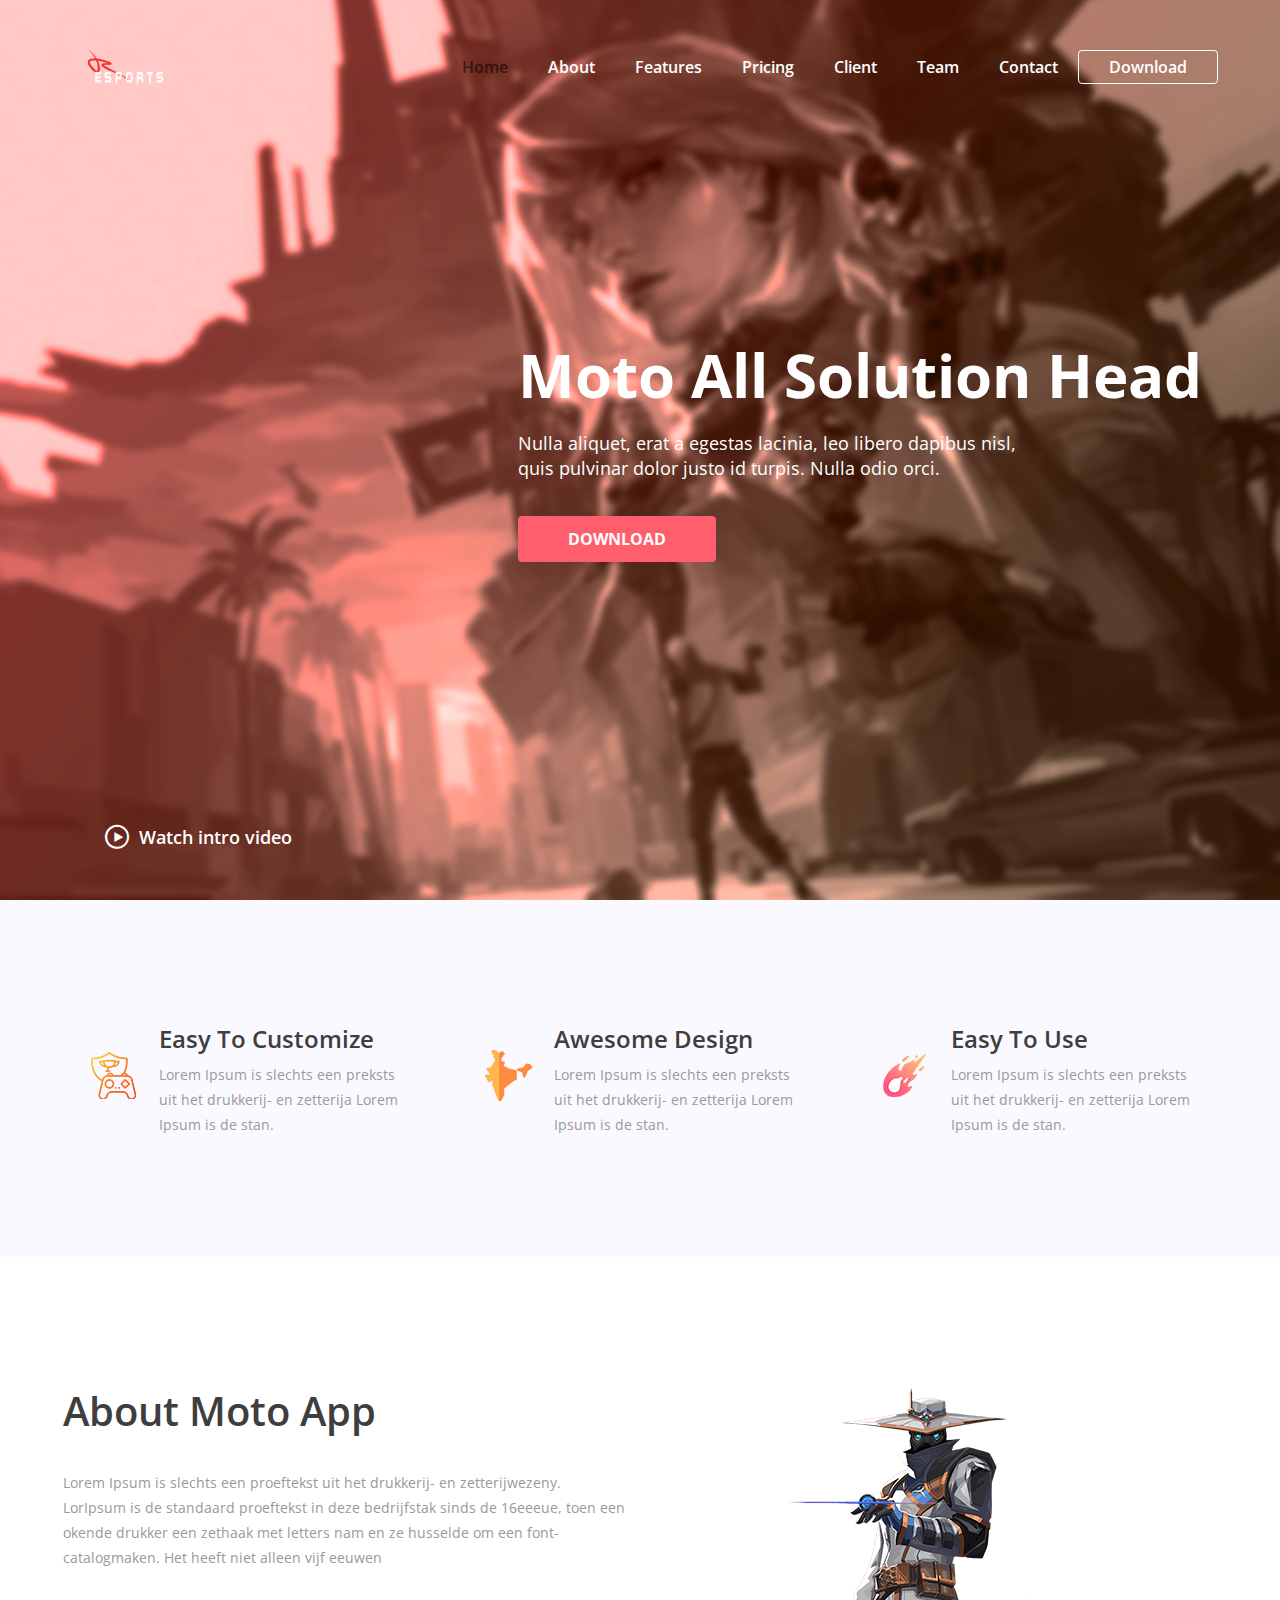
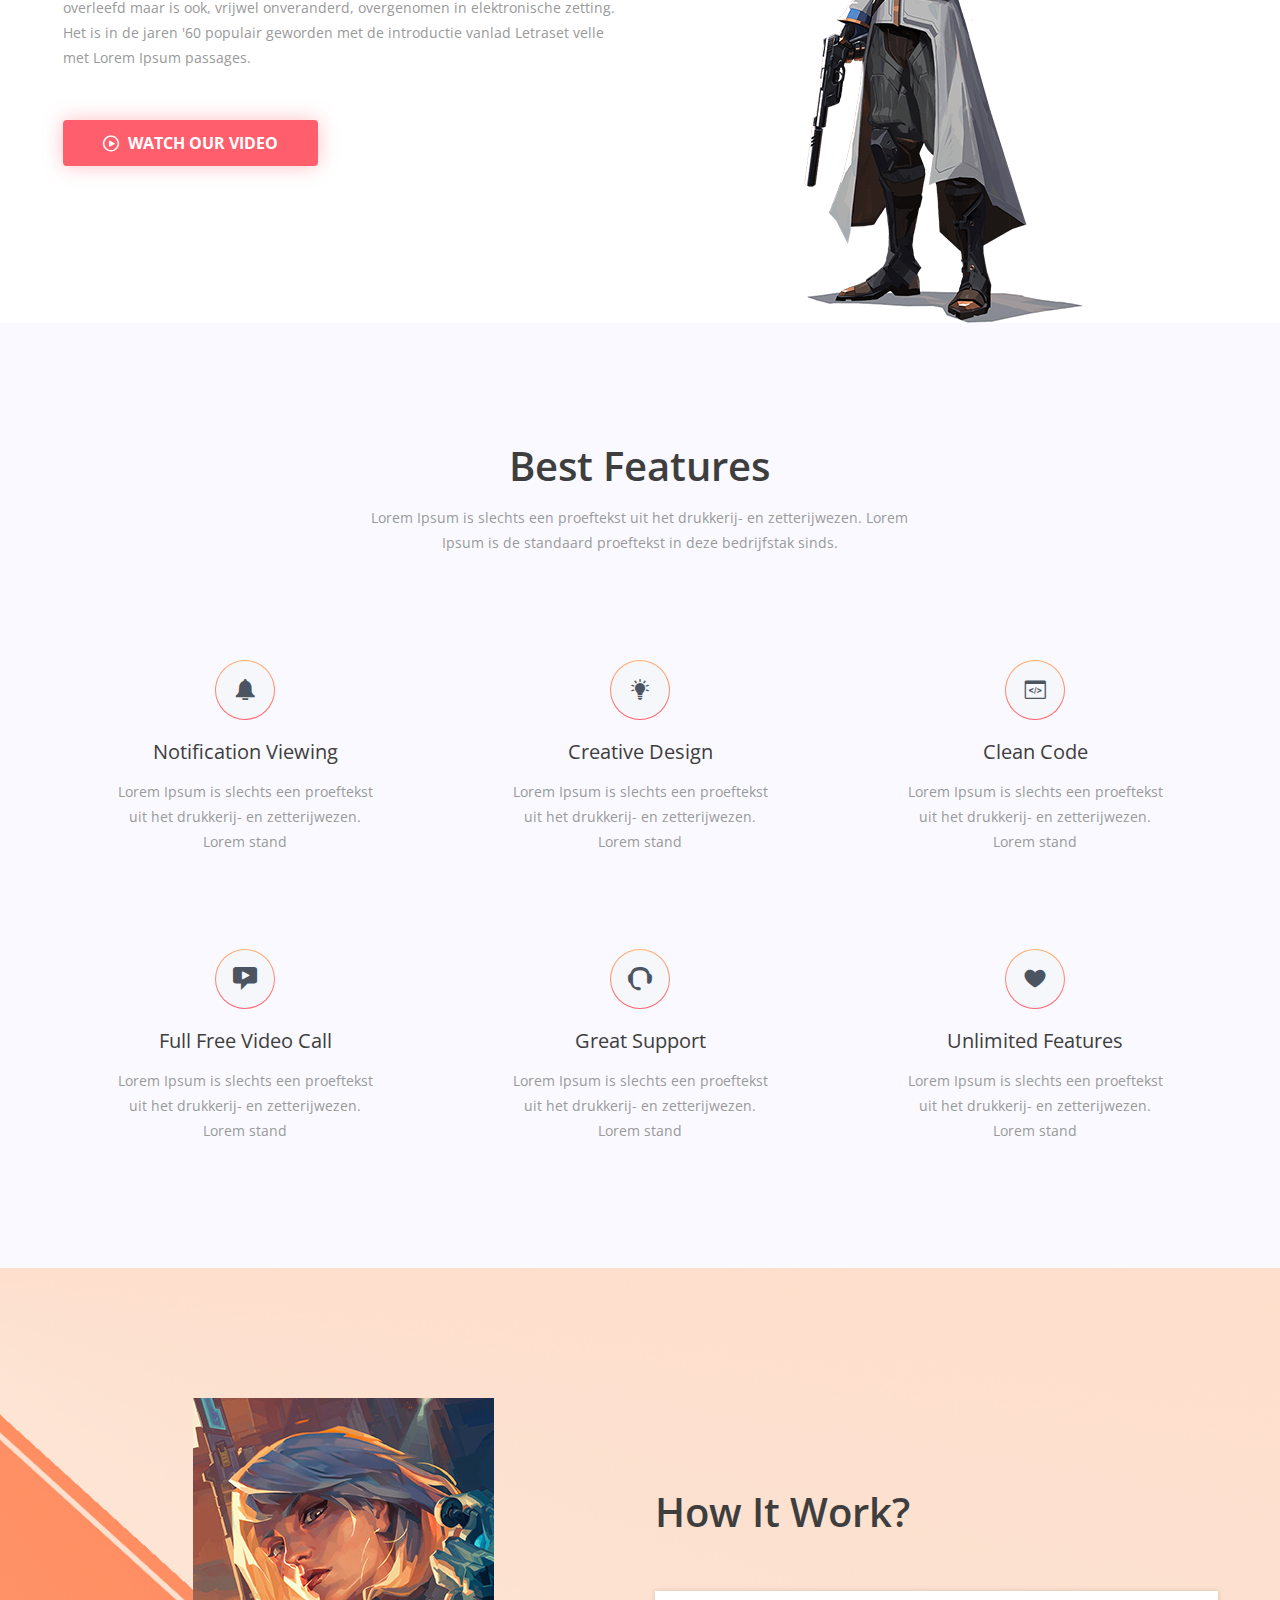
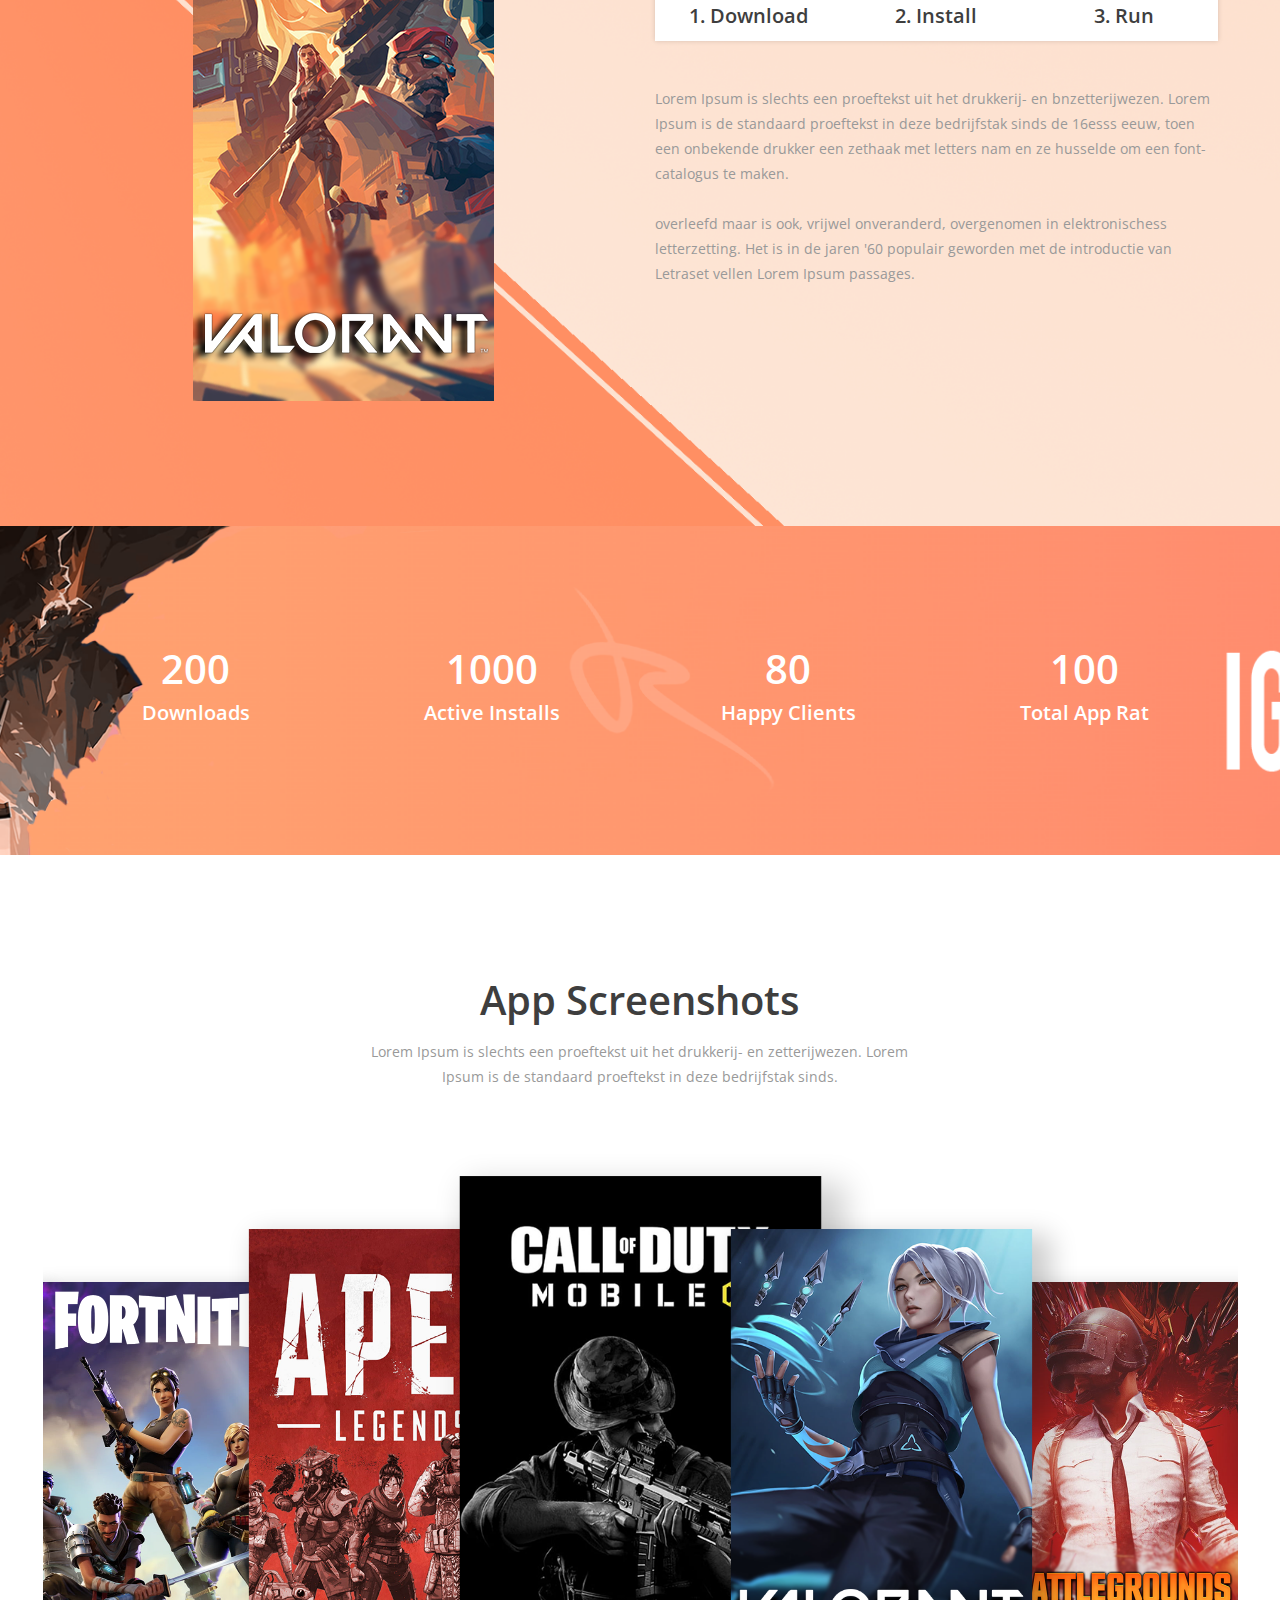
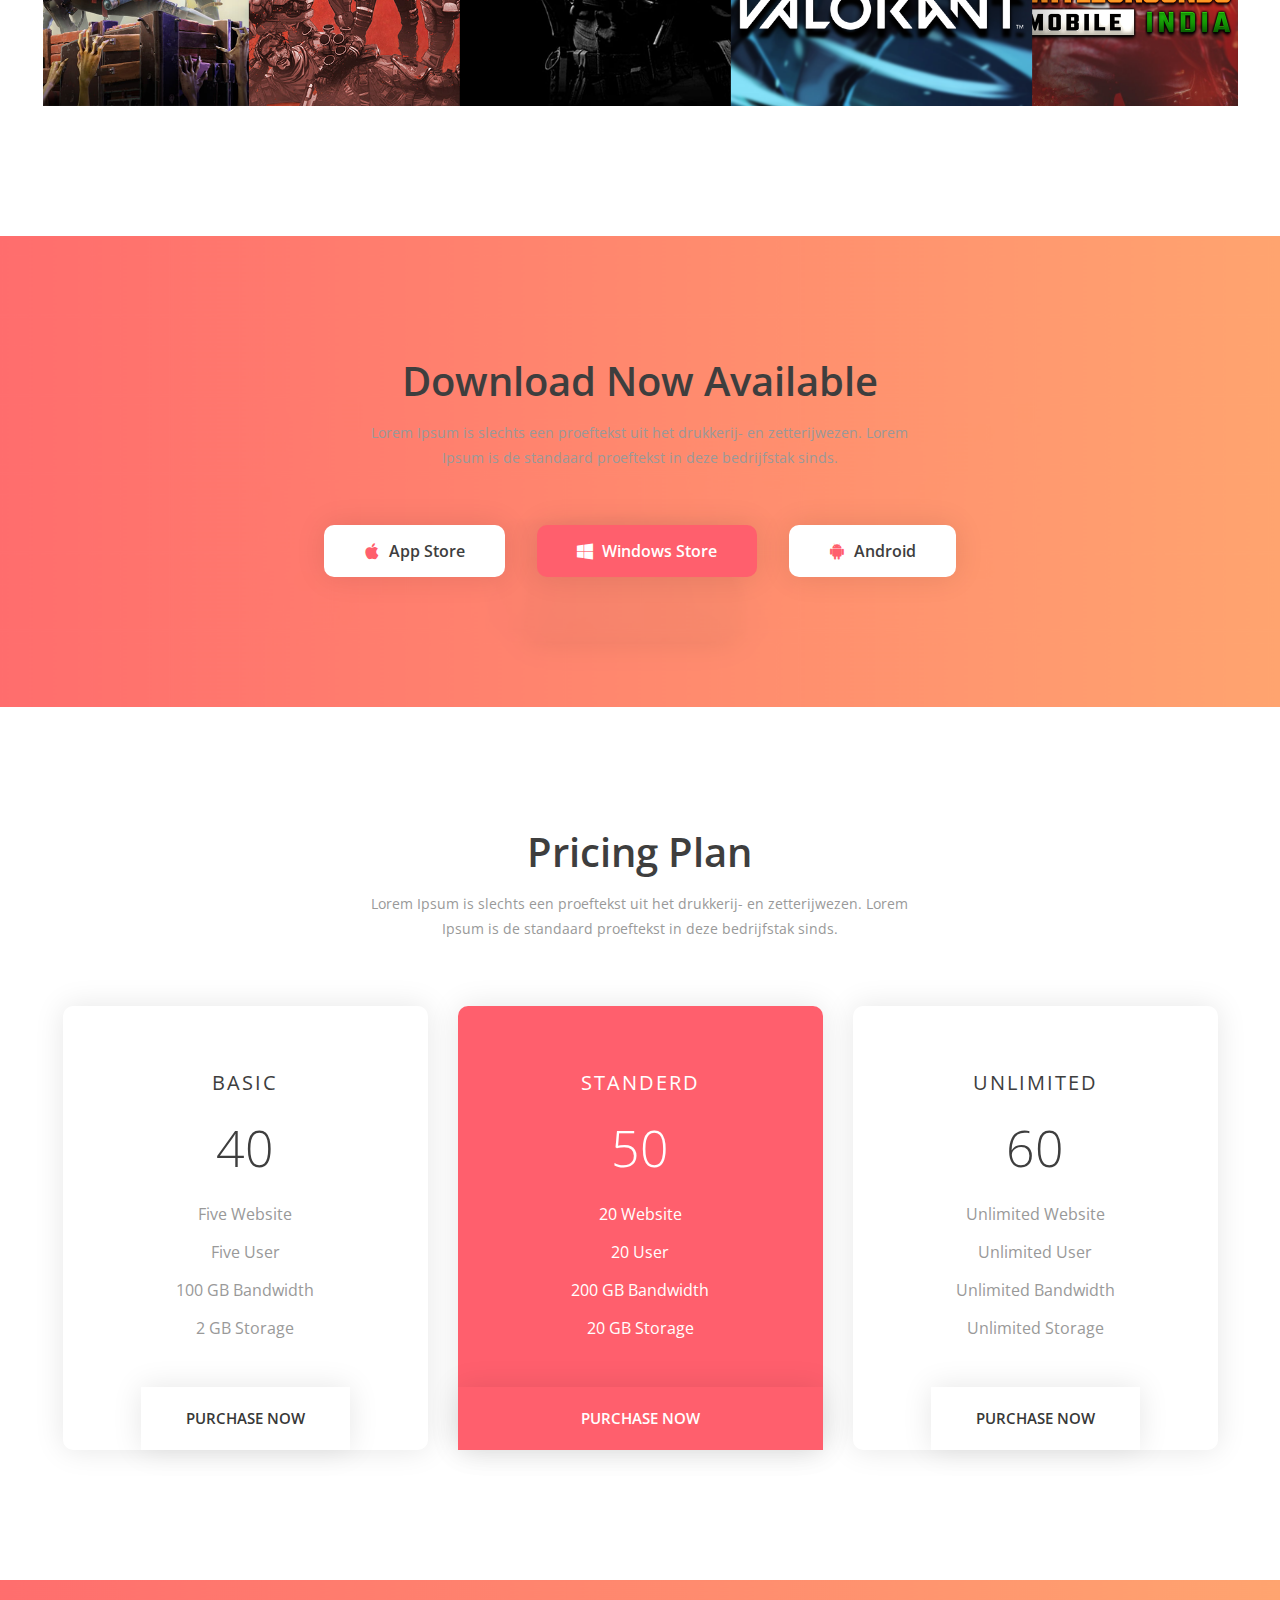
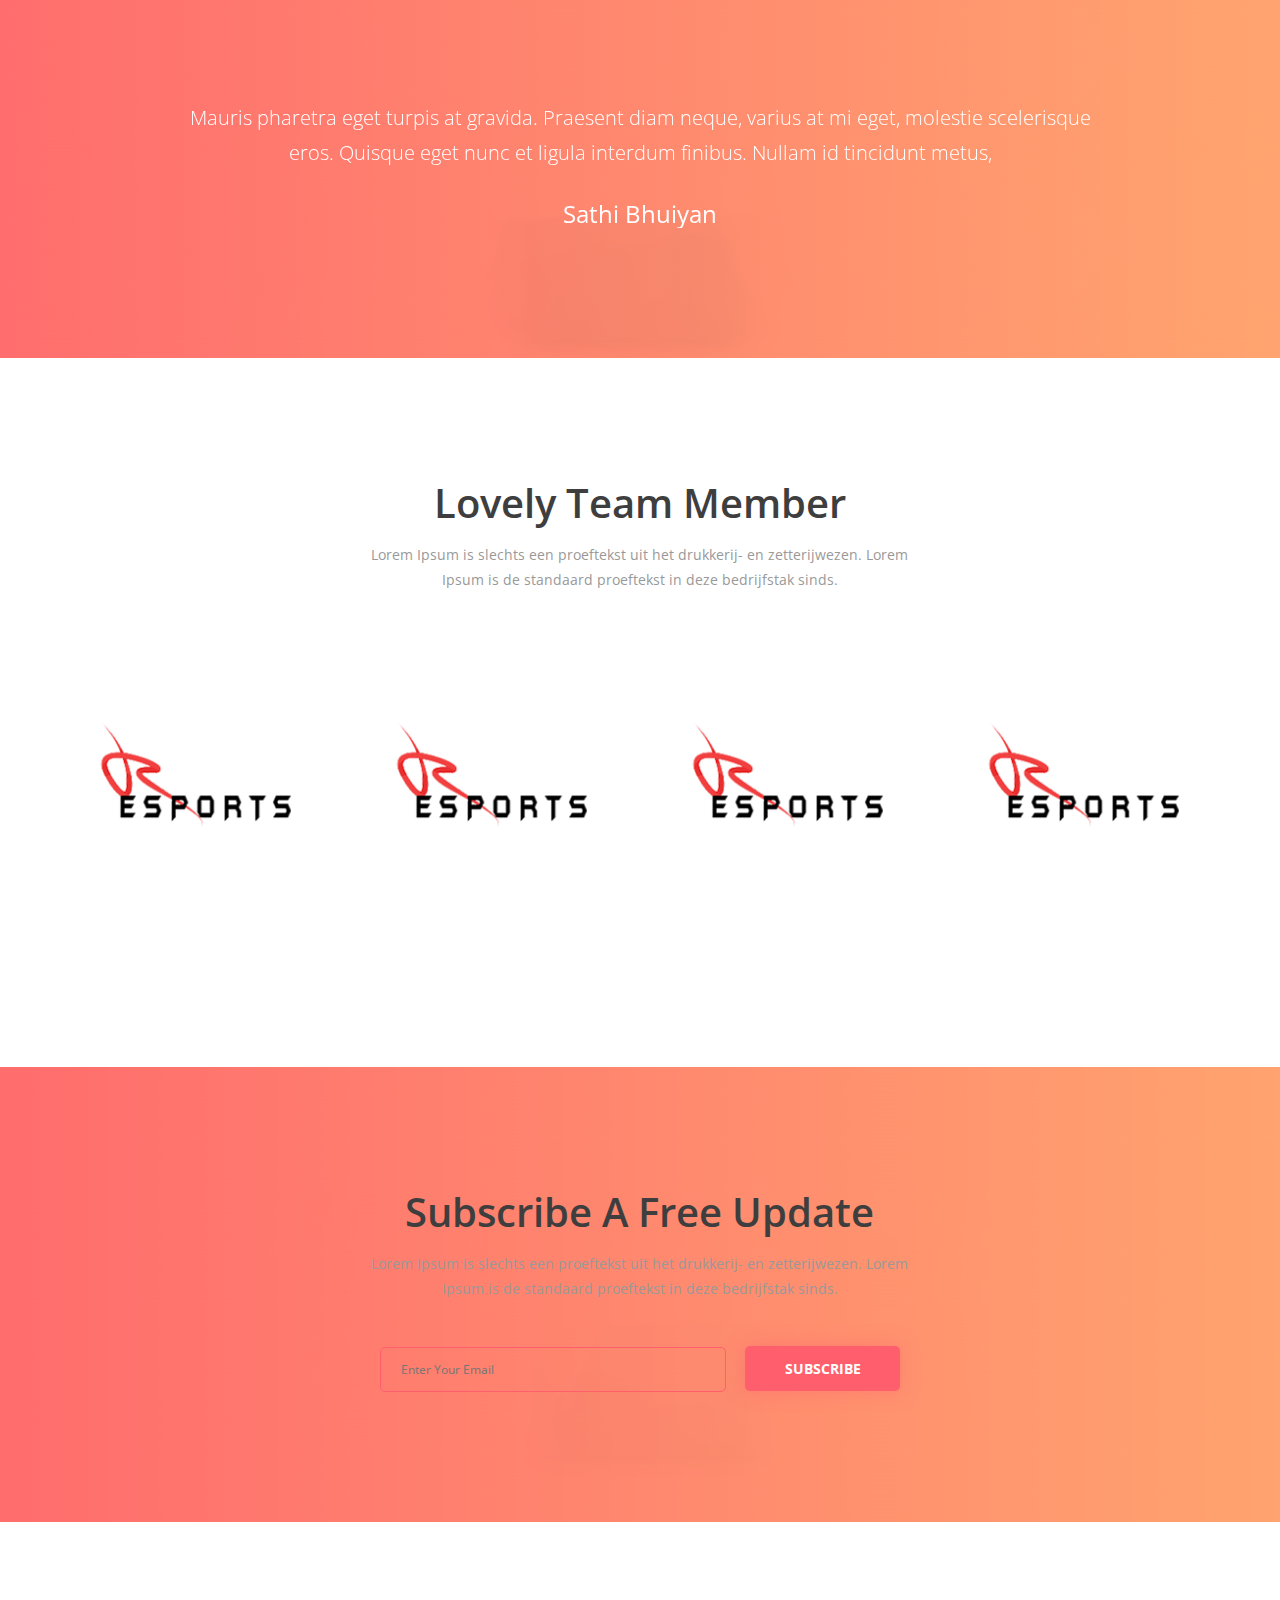
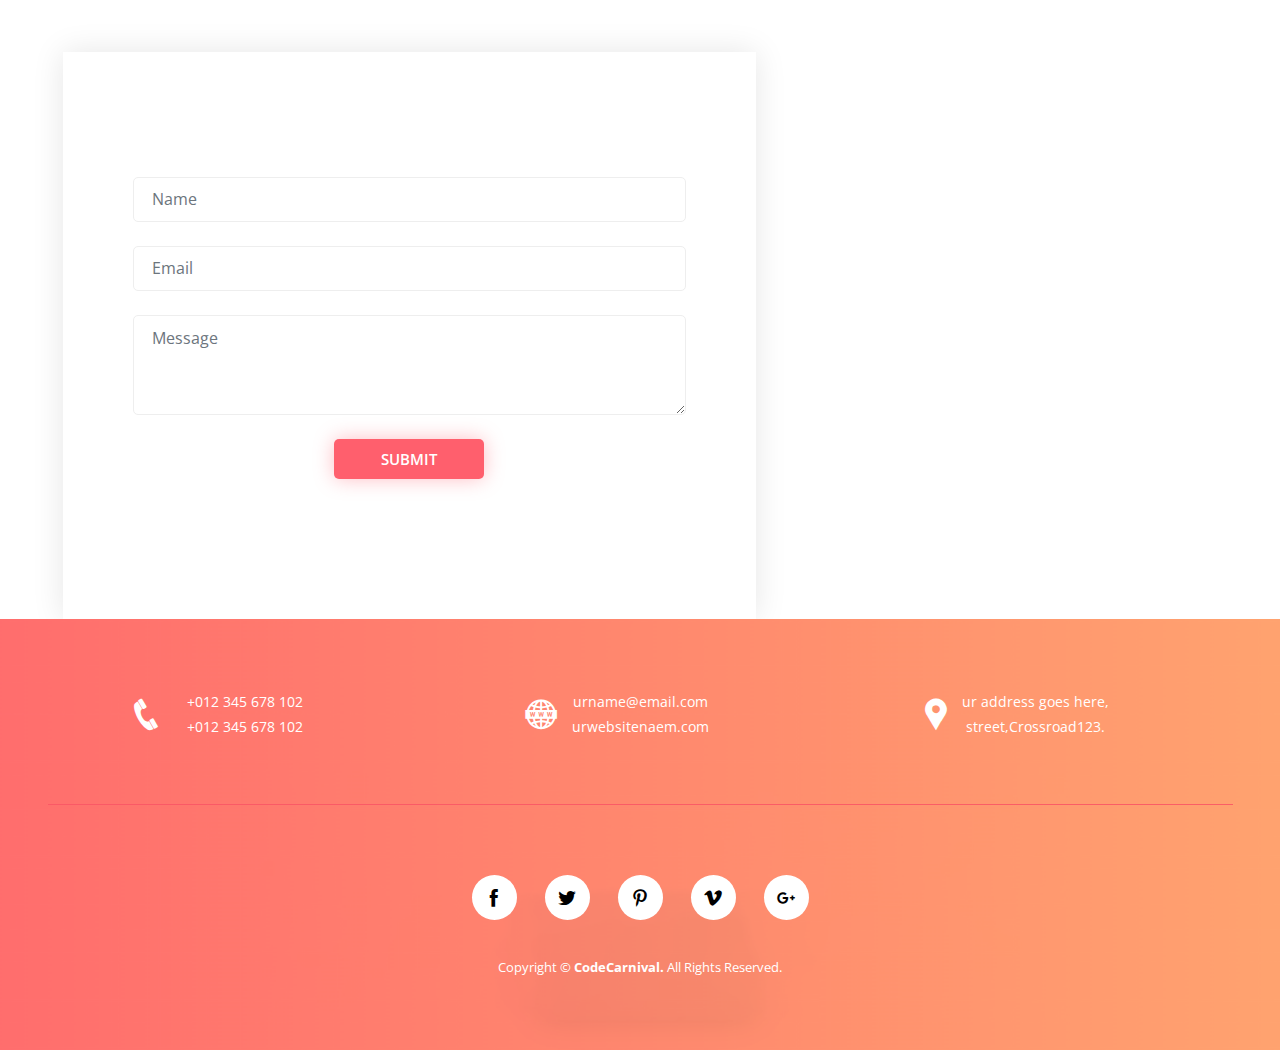
<file: video-popup-slider.html>
<!doctype html>
<html class="no-js" lang="zxx">
    <head>
        <meta charset="utf-8">
        <meta http-equiv="x-ua-compatible" content="ie=edge">
        <title>Moto - App Landing Page</title>
        <meta name="description" content="">
        <meta name="viewport" content="width=device-width, initial-scale=1">
		
		<link rel="shortcut icon" type="image/x-icon" href="img/icon/favicon.png">
        <!-- Place favicon.ico in the root directory -->
		
		<!-- all css here -->
        <link rel="stylesheet" href="css/bootstrap.min.css">
        <link rel="stylesheet" href="css/font-awesome.min.css">
        <link rel="stylesheet" href="css/icofont.css">
        <link rel="stylesheet" href="css/meanmenu.min.css">
		<link rel="stylesheet" href="css/slick.css">
        <link rel="stylesheet" href="css/owl.carousel.css">
        <link rel="stylesheet" href="css/magnific-popup.css">
		<link rel="stylesheet" href="css/animated-headlines.css">
        <link rel="stylesheet" href="css/shortcode/shortcodes.css">
        <link rel="stylesheet" href="style.css">
        <link rel="stylesheet" href="css/responsive.css">
        <script src="js/vendor/modernizr-3.11.2.min.js"></script>
    </head>
    <body data-bs-spy="scroll" data-bs-target="#navigation" data-bs-offset="0" tabindex="0">
        <!--[if lt IE 8]>
            <p class="browserupgrade">You are using an <strong>outdated</strong> browser. Please <a href="http://browsehappy.com/">upgrade your browser</a> to improve your experience.</p>
        <![endif]-->

        <!-- header area start -->
		<header>
			<nav id="header-top" class="navbar navbar-expand-md">
				<div class="container">
					<div class="navbar-header">
						<button type="button" class="navbar-toggler" type="button" data-bs-toggle="collapse" data-bs-target="#navigation" aria-controls="navigation" aria-expanded="false" aria-label="Toggle navigation">
							<span class="icon-bar"></span>
							<span class="icon-bar"></span>
							<span class="icon-bar"></span>
						</button>
						<a class="navbar-brand" href="#"><img src="img/icon/logo.png" alt="logo" class="img-responsive"></a>
					</div>
					<div class="collapse navbar-collapse" id="navigation">
						<ul class="nav nav-pills navbar-nav navbar-right">
							<li class="nav-item"><a class="nav-link active" aria-current="page" href="#slider-area">Home</a></li>
							<li class="nav-item"><a class="nav-link" href="#about">About</a></li>
							<li class="nav-item"><a class="nav-link" href="#features">Features</a></li>
							<li class="nav-item"><a class="nav-link" href="#pricing">Pricing</a></li>
							<li class="nav-item"><a class="nav-link" href="#client">Client</a></li>
							<li class="nav-item"><a class="nav-link" href="#team">Team</a></li>
							<li class="nav-item"><a class="nav-link" href="#contact">Contact</a></li>
							<li class="nav-item"><a class="nav-link download-btn" href="#contact-area">Download</a></li>
						</ul>
					</div>
				</div>
			</nav>
		</header>
		<!-- header area end -->
		<!-- hero area start -->
		<div class="hero-area slider-1" id="slider-area">
			<div class="slider">
				<div class="container">
					<div class="row">
						<div class="offset-md-4 col-md-8">
							<div class="hero-text mr-ri-l">
								<h1>Moto All solution Head</h1>
								<p>Nulla aliquet, erat a egestas lacinia, leo libero dapibus nisl, quis pulvinar dolor justo id turpis. Nulla odio orci.</p>
								<a href="#" class="hero-btn">Download</a>
							</div>
						</div>
						<div class="banner-video-btn">
							<a class="video-popup" href="https://www.youtube.com/watch?v=fkoEj95puX0">
								<i class="icofont icofont-play-alt-2"></i>
								<span>Watch intro video</span>
							</a>
						</div>
					</div>
				</div>
			</div>
		</div>
		<!--  hero area end -->
		<!-- service area start -->
		<section class="service-area gray-bg">
			<div class="container">
				<div class="row">
					<div class="col-lg-4 col-md-6">
						<div class="single-service">
							<div class="service-icon">
								<img src="img/icon/service-icon-1.png" alt="">
							</div>
							<div class="service-content">
								<h2>Easy To Customize</h2>
								<p>Lorem Ipsum is slechts een preksts uit het drukkerij- en zetterija Lorem Ipsum is de stan.</p>
							</div>
						</div>
					</div>
					<div class="col-lg-4 col-md-6">
						<div class="single-service">
							<div class="service-icon">
								<img src="img/icon/service-icon-2.png" alt="">
							</div>
							<div class="service-content">
								<h2>Awesome Design</h2>
								<p>Lorem Ipsum is slechts een preksts uit het drukkerij- en zetterija Lorem Ipsum is de stan.</p>
							</div>
						</div>
					</div>
					<div class="col-lg-4 col-md-6">
						<div class="single-service">
							<div class="service-icon">
								<img src="img/icon/service-icon-3.png" alt="">
							</div>
							<div class="service-content">
								<h2>Easy To Use</h2>
								<p>Lorem Ipsum is slechts een preksts uit het drukkerij- en zetterija Lorem Ipsum is de stan.</p>
							</div>
						</div>
					</div>
				</div>
			</div>
		</section>
		<!-- service area start -->
		<!-- About area start -->
		<section id="about" class="about-area pt-130">
			<div class="container">
				<div class="row">
					<div class="col-md-6">
						<div class="about-content">
							<h2>About Moto App</h2>
							<p>Lorem Ipsum is slechts een proeftekst uit het drukkerij- en zetterijwezeny. LorIpsum is de standaard proeftekst in deze bedrijfstak sinds de 16eeeue, toen een okende drukker een zethaak met letters nam en ze  husselde om een font-catalogmaken. Het heeft niet alleen vijf eeuwen</p>
							<p>overleefd maar is ook, vrijwel onveranderd, overgenomen in elektronische zetting. Het is in de jaren '60 populair geworden met de introductie vanlad Letraset velle met Lorem Ipsum passages.</p>
							<a class="hero-btn video-popup" href="https://www.youtube.com/watch?v=fkoEj95puX0"><i class="icofont icofont-play-alt-2"></i> Watch Our Video</a>
						</div>
					</div>
					<div class="col-md-6">
						<div class="about-img">
							<img src="img/other/about.png" alt="" />
						</div>
					</div>
				</div>
			</div>
		</section>
		<!-- About area End -->
		<!-- Feature area start -->
		<section id="features" class="feature-area gray-bg pt-128 pb-70">
			<div class="container">
				<div class="row">
					<div class="col-12">
						<div class="section-heading pb-55 text-center">
							<h2>Best Features</h2>
							<p>Lorem Ipsum is slechts een proeftekst uit het drukkerij- en zetterijwezen. Lorem Ipsum is de standaard proeftekst in deze bedrijfstak sinds.</p>
						</div>
					</div>
				</div>
				<div class="row">
					<div class="col-lg-4 col-md-6">
						<div class="awesome-feature text-center">
							<div class="awesome-feature-icon">
								<span><i class="icofont icofont-alarm"></i></span>
							</div>
							<div class="awesome-feature-details">
								<h5>Notification Viewing</h5>
								<p>Lorem Ipsum is slechts een proeftekst uit het drukkerij- en zetterijwezen. Lorem stand</p>
							</div>
						</div>
					</div>
					<div class="col-lg-4 col-md-6">
						<div class="awesome-feature text-center">
							<div class="awesome-feature-icon">
								<span><i class="icofont icofont-light-bulb"></i></span>
							</div>
							<div class="awesome-feature-details">
								<h5>Creative Design</h5>
								<p>Lorem Ipsum is slechts een proeftekst uit het drukkerij- en zetterijwezen. Lorem stand</p>
							</div>
						</div>
					</div>
					<div class="col-lg-4 col-md-6">
						<div class="awesome-feature text-center">
							<div class="awesome-feature-icon">
								<span><i class="icofont icofont-code"></i></span>
							</div>
							<div class="awesome-feature-details">
								<h5>Clean Code</h5>
								<p>Lorem Ipsum is slechts een proeftekst uit het drukkerij- en zetterijwezen. Lorem stand</p>
							</div>
						</div>
					</div>
				</div>
				<div class="row">
					<div class="col-lg-4 col-md-6">
						<div class="awesome-feature text-center">
							<div class="awesome-feature-icon">
								<span><i class="icofont icofont-ui-video-chat"></i></span>
							</div>
							<div class="awesome-feature-details">
								<h5>Full Free Video Call</h5>
								<p>Lorem Ipsum is slechts een proeftekst uit het drukkerij- en zetterijwezen. Lorem stand</p>
							</div>
						</div>
					</div>
					<div class="col-lg-4 col-md-6">
						<div class="awesome-feature text-center">
							<div class="awesome-feature-icon">
								<span><i class="icofont icofont-ui-head-phone"></i></span>
							</div>
							<div class="awesome-feature-details">
								<h5>Great Support</h5>
								<p>Lorem Ipsum is slechts een proeftekst uit het drukkerij- en zetterijwezen. Lorem stand</p>
							</div>
						</div>
					</div>
					<div class="col-lg-4 col-md-6">
						<div class="awesome-feature text-center">
							<div class="awesome-feature-icon">
								<span><i class="icofont icofont-heart"></i></span>
							</div>
							<div class="awesome-feature-details">
								<h5>Unlimited Features</h5>
								<p>Lorem Ipsum is slechts een proeftekst uit het drukkerij- en zetterijwezen. Lorem stand</p>
							</div>
						</div>
					</div>
				</div>
			</div>
		</section>
		<!-- Feature feature area end -->
		<!-- How it work start -->
		<section class="how-work-area pt-130 pb-125 bg-1">
			<div class="container">
				<div class="row">
					<div class="col-lg-6">
						<div class="how-work-right text-center">
							<img src="img/other/work.png" alt="" />
						</div>
					</div>
					<div class="col-lg-6">
						<div class="how-work-left mt-90">
							<h2>How It Work?</h2>
							<div class="how-work-tab mt-55">
								<ul class="nav">
									<li><a class="active" data-bs-toggle="tab" href="#home">1. Download</a></li>
									<li><a data-bs-toggle="tab" href="#menu1">2. Install</a></li>
									<li><a data-bs-toggle="tab" href="#menu2">3. Run</a></li>
								</ul>
								<div class="tab-content">
									<div id="home" class="mt-45 tab-pane fade show active">
										<p>Lorem Ipsum is slechts een proeftekst uit het drukkerij- en  bnzetterijwezen. Lorem Ipsum is de standaard proeftekst in deze bedrijfstak sinds de 16esss eeuw, toen een onbekende drukker een zethaak met letters nam en ze  husselde om een font-catalogus te maken. </p>
										<p>overleefd maar is ook, vrijwel onveranderd, overgenomen in elektronischess letterzetting. Het is in de jaren '60 populair geworden met de introductie van Letraset vellen Lorem Ipsum passages.</p>
									</div>
									<div id="menu1" class="mt-45 tab-pane fade">
										<p>Lorem Ipsum is slechts een proeftekst uit het drukkerij- en  bnzetterijwezen. Lorem Ipsum is de standaard proeftekst in deze bedrijfstak sinds de 16esss eeuw, toen een onbekende drukker een zethaak met letters nam en ze  husselde om een font-catalogus te maken. </p>
										<p>overleefd maar is ook, vrijwel onveranderd, overgenomen in elektronischess letterzetting. Het is in de jaren '60 populair geworden met de introductie van Letraset vellen Lorem Ipsum passages.</p>
									</div>
									<div id="menu2" class="mt-45 tab-pane fade">
										<p>Lorem Ipsum is slechts een proeftekst uit het drukkerij- en  bnzetterijwezen. Lorem Ipsum is de standaard proeftekst in deze bedrijfstak sinds de 16esss eeuw, toen een onbekende drukker een zethaak met letters nam en ze  husselde om een font-catalogus te maken. </p>
										<p>overleefd maar is ook, vrijwel onveranderd, overgenomen in elektronischess letterzetting. Het is in de jaren '60 populair geworden met de introductie van Letraset vellen Lorem Ipsum passages.</p>
									</div>
								</div>
							</div>
						</div>
					</div>
				</div>
			</div>
		</section>
		<!-- How it work End -->
		<!-- fun fact area start -->
		<section class="funfact-area bg-2 pt-125 pb-130">
			<div class="container">
				<div class="row">
					<div class="col-md-3">
						<div class="single-fact text-center">
							<h2 class="counter">200</h2>
							<h5>Downloads</h5>
						</div>
					</div>
					<div class="col-md-3">
						<div class="single-fact text-center">
							<h2 class="counter">1000</h2>
							<h5>Active Installs</h5>
						</div>
					</div>
					<div class="col-md-3">
						<div class="single-fact text-center">
							<h2 class="counter">80</h2>
							<h5>Happy Clients</h5>
						</div>
					</div>
					<div class="col-md-3">
						<div class="single-fact text-center">
							<h2 class="counter">100</h2>
							<h5>Total App Rat</h5>
						</div>
					</div>
				</div>
			</div>
		</section>
		<!-- fun fact area end -->
		<!-- app screenshot area start -->
		<section class="screenshot-area pt-130 pb-130">
			<div class="container">
				<div class="row">
					<div class="col-12">
						<div class="section-heading pb-55 text-center">
							<h2>App Screenshots</h2>
							<p>Lorem Ipsum is slechts een proeftekst uit het drukkerij- en zetterijwezen. Lorem Ipsum is de standaard proeftekst in deze bedrijfstak sinds.</p>
						</div>
					</div>
				</div>
				<div class="row">
					<div class="col-12">
						<div class="screenshot-slider">
							<div class="single-screenshot">
								<div class="image">
									<img src="img/screenshot/1.png" alt="">
								</div>
							</div>
							<div class="single-screenshot">
								<div class="image">
									<img src="img/screenshot/2.png" alt="">
								</div>
							</div>
							<div class="single-screenshot">
								<div class="image">
									<img src="img/screenshot/3.png" alt="">
								</div>
							</div>
							<div class="single-screenshot">
								<div class="image">
									<img src="img/screenshot/4.png" alt="">
								</div>
							</div>
							<div class="single-screenshot">
								<div class="image">
									<img src="img/screenshot/5.png" alt="">
								</div>
							</div>
						</div>
					</div>
				</div>
			</div>
		</section>
		<!-- app screenshot area end -->
		<!-- Download Area Start -->
		<section class="download-area bg-3 ptb-130">
			<div class="container">
				<div class="row">
					<div class="col-12">
						<div class="section-heading text-center pb-45">
							<h2>Download Now Available</h2>
							<p>Lorem Ipsum is slechts een proeftekst uit het drukkerij- en zetterijwezen. Lorem Ipsum is de standaard proeftekst in deze bedrijfstak sinds.</p>
						</div>
					</div>
				</div>
				<div class="row">
					<div class="col-12">
						<div class="download-option-btn text-center">
							<ul>
								<li>
									<a href="#"><i class="icofont icofont-brand-apple"></i> App Store</a>
									<a class="active" href="#"><i class="icofont icofont-brand-windows"></i> Windows store</a>
									<a href="#"><i class="icofont icofont-brand-android-robot"></i> Android</a>
								</li>
							</ul>
						</div>
					</div>
				</div>
			</div>
		</section>
		<!-- Download Area End -->
		<!-- Pricing Plan Area Start -->
		<section id="pricing" class="pricing-area pt-130 pb-100">
			<div class="container">
				<div class="row">
					<div class="col-12">
						<div class="section-heading pb-55 text-center">
							<h2>Pricing Plan</h2>
							<p>Lorem Ipsum is slechts een proeftekst uit het drukkerij- en zetterijwezen. Lorem Ipsum is de standaard proeftekst in deze bedrijfstak sinds.</p>
						</div>
					</div>
				</div>
				<div class="row">
					<div class="col-lg-4 col-md-6">
						<div class="pricing-single white-bg text-center mb-30">
							<div class="price-titel uppercase">
								<h4>BASIC</h4>
							</div>
							<div class="pricing-price">
								<span>40</span>
							</div>
							<div class="price-decs">
								<ul>
									<li>Five Website</li>
									<li>Five User</li>
									<li>100 GB Bandwidth</li>
									<li>2 GB Storage</li>
								</ul>
							</div>
							<div class="ordr-btn uppercase">
								<a href="#">Purchase Now</a>
							</div>
						</div>
					</div>
					<div class="col-lg-4 col-md-6">
						<div class="pricing-single active white-bg text-center mb-30">
							<div class="price-titel uppercase">
								<h4>STANDERD</h4>
							</div>
							<div class="pricing-price">
								<span>50</span>
							</div>
							<div class="price-decs">
								<ul>
									<li>20 Website</li>
									<li>20 User</li>
									<li>200 GB Bandwidth</li>
									<li>20 GB Storage</li>
								</ul>
							</div>
							<div class="ordr-btn uppercase">
								<a href="#">Purchase Now</a>
							</div>
						</div>
					</div>
					<div class="col-lg-4 col-md-6">
						<div class="pricing-single white-bg text-center mb-30">
							<div class="price-titel uppercase">
								<h4>UNLIMITED</h4>
							</div>
							<div class="pricing-price">
								<span>60</span>
							</div>
							<div class="price-decs">
								<ul>
									<li>Unlimited Website</li>
									<li>Unlimited User</li>
									<li>Unlimited Bandwidth</li>
									<li>Unlimited Storage</li>
								</ul>
							</div>
							<div class="ordr-btn uppercase">
								<a href="#">Purchase Now</a>
							</div>
						</div>
					</div>
				</div>
			</div>
		</section>
		<!-- Pricing Plan Area End -->
		<!-- Testimonial Area Start -->
		<section id="client" class="testimonial-area pt-120 pb-130 bg-4">
			<div class="container">
				<div class="row">
					<div class="testimonial-active owl-carousel">
						<div class="col-12">
							<div class="testimonial-desc text-center">
								<p>Mauris pharetra eget turpis at gravida. Praesent diam neque, varius at mi eget, molestie scelerisque eros. Quisque eget nunc et ligula interdum finibus. Nullam id tincidunt metus, </p>
								<h4>Sathi Bhuiyan</h4>
							</div>
						</div>
						<div class="col-12">
							<div class="testimonial-desc text-center">
								<p>Mauris pharetra eget turpis at gravida. Praesent diam neque, varius at mi eget, molestie scelerisque eros. Quisque eget nunc et ligula interdum finibus. Nullam id tincidunt metus, </p>
								<h4>Al Mamun</h4>
							</div>
						</div>
						<div class="col-12">
							<div class="testimonial-desc text-center">
								<p>Mauris pharetra eget turpis at gravida. Praesent diam neque, varius at mi eget, molestie scelerisque eros. Quisque eget nunc et ligula interdum finibus. Nullam id tincidunt metus, </p>
								<h4>Salim Rana</h4>
							</div>
						</div>
					</div>
				</div>
			</div>
		</section>
		<!-- Testimonial Area End -->
		<!-- Team Area Start -->
		<section id="team" class="team-area ptb-130">
			<div class="container">
				<div class="row">
					<div class="col-12">
						<div class="section-heading pb-55 text-center">
							<h2>Lovely Team Member</h2>
							<p>Lorem Ipsum is slechts een proeftekst uit het drukkerij- en zetterijwezen. Lorem Ipsum is de standaard proeftekst in deze bedrijfstak sinds.</p>
						</div>
					</div>
				</div>
				<div class="row">
					<div class="col-lg-3 col-md-6">
						<div class="team-single">
							<img src="img/team/1.png" alt="" />
							<div class="team-overlay text-center">
								<h5>Sathi Bhuiyan</h5>
								<h6>Lovely Designer</h6>
							</div>
						</div>
					</div>
					<div class="col-lg-3 col-md-6">
						<div class="team-single">
							<img src="img/team/2.png" alt="" />
							<div class="team-overlay text-center">
								<h5>Kausar Al Mamun</h5>
								<h6>Lovely Designer</h6>
							</div>
						</div>
					</div>
					<div class="col-lg-3 col-md-6">
						<div class="team-single">
							<img src="img/team/3.png" alt="" />
							<div class="team-overlay text-center">
								<h5>Nirob Khan</h5>
								<h6>Lovely Designer</h6>
							</div>
						</div>
					</div>
					<div class="col-lg-3 col-md-6">
						<div class="team-single">
							<img src="img/team/4.png" alt="" />
							<div class="team-overlay text-center">
								<h5>Salim Rana</h5>
								<h6>Lovely Designer</h6>
							</div>
						</div>
					</div>
				</div>
			</div>
		</section>
		<!-- Team Area End -->
		<!-- Subcribe Area Start -->
		<section class="subcribe-area pt-130 pb-115 bg-6">
			<div class="container">
				<div class="row">
					<div class="col-12">
						<div class="section-heading pb-35 text-center">
							<h2>Subscribe a free update</h2>
							<p>Lorem Ipsum is slechts een proeftekst uit het drukkerij- en zetterijwezen. Lorem Ipsum is de standaard proeftekst in deze bedrijfstak sinds.</p>
						</div>
						<div class="subcribe-form text-center">
							<form id="mc-form">
								<input autocomplete="off" placeholder="Enter Your Email" type="text">
								<button type="submit">Subscribe</button>
								<!-- mailchimp-alerts Start -->
								<div class="mailchimp-alerts text-centre">
									<div class="mailchimp-submitting"></div>
									<div class="mailchimp-success"></div>
									<div class="mailchimp-error"></div>
								</div>
								<!-- mailchimp-alerts end -->
							</form>
						</div>
					</div>
				</div>
			</div>
		</section>
		<!-- Subcribe Area End -->
		<!-- Contact Area Start -->
		<div id="contact" class="contact-area pt-130">
			<div class="container">
				<div class="row">
					<div class="col-12">
						<div class="contact-wrap">
							<!-- Contact Form -->
							<form id="contact-form" class="form contact-form" action="https://whizthemes.com/mail-php/other/mail.php">
								<div class="row">
									<div class="form-group col-12">
										<input type="text" name="con_name" class="form-control" id="first-name" placeholder="Name" required="required">
									</div>
									<div class="form-group col-12 mt-4">
										<input type="email" name="con_email" class="form-control" id="email" placeholder="Email" required="required">
									</div>
									<div class="form-group description col-12 mbnone mt-4">
										<textarea rows="3" name="con_message" class="form-control" id="description" placeholder="Message" required="required"></textarea>
									</div>
									<div class="col-12 mt-4">
										<div class="actions text-center">
											<button type="submit" name="submit" class="btn btn-lg btn-contact-bg" title="Submit Your Message!">submit</button>
											<p class="form-messege"></p>
										</div>
									</div>
								</div>
							</form>
							<!-- Contact Form -->
							<!-- Google Map -->
							<div class="google-map">
								<iframe class="contact-map-size"
									src="https://www.google.com/maps/embed?pb=!1m18!1m12!1m3!1d193595.15830869428!2d-74.119763973046!3d40.69766374874431!2m3!1f0!2f0!3f0!3m2!1i1024!2i768!4f13.1!3m3!1m2!1s0x89c24fa5d33f083b%3A0xc80b8f06e177fe62!2sNew%20York%2C%20NY%2C%20USA!5e0!3m2!1sen!2sbd!4v1613802584124!5m2!1sen!2sbd"
									allowfullscreen="" loading="lazy">
								</iframe>
							</div>
							<!-- Google Map -->
						</div>
					</div>
				</div>
			</div>
		</div>
		<!-- Contact Area End -->
		<!-- Copyright Area Start -->
		<div class="copyright-area bg-5 ptb-70">
			<div class="container">
				<!-- Contact address left -->
				<div class="conct-border row">
					<div class="col-md-4">
						<div class="single-address">
							<div class="media">
								<div class="media-left">
									<i class="icofont icofont-phone"></i>
								</div>
								<div class="media-body text-center">
									<p>+012 345 678 102 <br> +012 345 678 102</p>
								</div>
							</div>
						</div>
					</div>
					<div class="col-md-4">
						<div class="single-address">
							<div class="media">
								<div class="media-left">
									<i class="icofont icofont-web"></i>
								</div>
								<div class="media-body text-center">
									<p>urname@email.com <br> urwebsitenaem.com</p>
								</div>
							</div>
						</div>
					</div>
					<div class="col-md-4">
						<div class="single-address">
							<div class="media">
								<div class="media-left">
									<i class="icofont icofont-social-google-map"></i>
								</div>
								<div class="media-body text-center">
									<p>ur address goes here, <br> street,Crossroad123.</p>
								</div>
							</div>
						</div>
					</div>
				</div>
				<!-- Contact address left -->
				<!-- Copyright right -->
				<div class="row">
					<div class="col-12">
						<div class="copyright-area text-center">
							<!-- Copyright social -->
							<div class="contact-social text-center pt-70 pb-35">
								<ul>
									<li>
										<a href="#"><i class="icofont icofont-social-facebook"></i></a>
									</li>
									<li>
										<a href="#"><i class="icofont icofont-social-twitter"></i></a>
									</li>
									<li>
										<a href="#"><i class="icofont icofont-social-pinterest"></i></a>
									</li>
									<li>
										<a href="#"><i class="icofont icofont-social-vimeo"></i></a>
									</li>
									<li>
										<a href="#"><i class="icofont icofont-social-google-plus"></i></a>
									</li>
								</ul>
							</div>
							<!-- Copyright social -->
							<div class="copyright-text">
								<p>Copyright &copy;  <a href="https://themeforest.net/user/codecarnival/portfolio"> CodeCarnival. </a> All Rights Reserved.</p>
							</div>
							<!-- Copyright text -->
						</div>
					</div>
				</div>
				<!-- Copyright right -->
			</div>
		</div>
		<!-- Copyright Area End -->
		
		<!-- all js here -->
        <script src="js/vendor/jquery-3.6.0.min.js"></script>
        <script src="js/vendor/jquery-migrate-3.3.2.min.js"></script>
        <script src="js/bootstrap.bundle.min.js"></script>
        <script src="js/owl.carousel.min.js"></script>
		<script src="js/slick.min.js"></script>
        <script src="js/jquery.ajaxchimp.min.js"></script>
        <script src="js/plugins.js"></script>
        <script src="js/main.js"></script>
    </body>
</html>
</file>
<file: css/shortcode/shortcodes.css>
/* ====================================
	
	Template: Moto - App Landing Page
	Css Name: Import Css
	Version: 1.1
	Design and Developed by: Hastech

====================================== */

@import url("default.css");
</file>
<file: style.css>
/*============================================

    Template: Moto - App Landing Page
	Css Name: Main Style
	Version: 1.1
	Design and Developed by: Hastech

==============================================
    
    CSS INDEX
    ===================
	
    1. IMPORT GOOGLE FONT
	2. HEADER AREA
	3. SLIDER AREA
	4. SERVICE AREA
	5. ABOUT AREA
	6. SECTION HEADDING STYLE
	7. AWESOME FEATURES AREA
	8. HOW WORK AREA
	9. FUN FACT AREA
	10. DOWNLOAD BUTTON AREA
	11. PRICING AREA
	12. TESTIMONIAL AREA
	13. TEAM AREA
	14. SUBCRIBE FORM AREA
	15. CONTACT FORM AREA
	16. CONTACT INFORMATION AREA
	17. CONTACT SOCIAL AREA
	18. HOMEPAGE TWO
	19. VIDEO BACKGROUND AREA
	20. ScreenShot Area
	21. ScrollUp
	
===========================================================*/

/* ============= 1. IMPORT GOOGLE FONT ============= */
 @import url('https://fonts.googleapis.com/css?family=Open+Sans:300,400,600,700,800');

/* ============= 2. HEADER AREA ============= */
header {
  left: 0;
  position: absolute;
  right: 0;
  top: 0;
  z-index: 4;
}
.navbar .container {
    flex-wrap: nowrap;
}
.navbar-nav {
    display: flex;
    flex-direction: row;
    justify-content: flex-end;
    align-items: center;
}
.navbar-fixed-bottom, .navbar-fixed-top {
    position: fixed;
    top: 0;
    border-width: 0 0 1px;
    right: 0;
    left: 0;
    z-index: 1030;
}
.navbar {
    border-radius: 0;
    margin: 0;
    padding-top: 30px;
    padding-bottom: 0;
    -webkit-transition: all 0.7s ease 0s;
    transition: all 0.5s ease 0s;
}
.navbar.navbar-fixed-top {
    background: rgba(0, 0, 0, 0) -webkit-linear-gradient(left, #ff5f6d 0%, #ffb270 100%) repeat scroll 0 0;
    background: rgba(0, 0, 0, 0) linear-gradient(to right, #ff5f6d 0%, #ffb270 100%) repeat scroll 0 0;
    box-shadow: 0 0 20px -10px #000;
    padding: 0;
}
.navbar-brand {
  padding: 19px 0;
  display: block;
}
.navbar > .container .navbar-brand, .navbar > .container-fluid .navbar-brand {
  margin-left: 0;
}
.navbar-brand > img {
    -webkit-transition: all 0.3s ease 0s;
    transition: all 0.3s ease 0s;
    max-width: fit-content;
}
.navbar-fixed-top .navbar-brand > img {
    width: 85%;
}
.navbar-expand-md .navbar-collapse {
    flex-grow: unset;
}
.navbar-nav li a {
  color: #fff;
  font-size: 16px;
  font-weight: 600;
  padding: 20px;
  transition: all 0.3s ease 0s;
}
.navbar-expand-md .navbar-nav .nav-link {
    padding: 20px;
}
.navbar-nav .nav-link:focus, .navbar-nav .nav-link:hover {
    background: rgba(0, 0, 0, 0) none repeat scroll 0 0;
    opacity: 0.6;
    color: #fff;
}
.nav-pills .nav-link.active, .nav-pills .show>.nav-link {
    background: rgba(0, 0, 0, 0) none repeat scroll 0 0;
    opacity: 0.6;
}
.navbar-expand-md .navbar-nav li a.download-btn {
  border: 1px solid #fff;
  border-radius: 4px;
  padding: 8px 30px;
  transition:.3s;
}
.navbar-nav li a.download-btn:hover {
  background: #f75160 none repeat scroll 0 0;
  border-color: #f75160;
  box-shadow: 0 0 30px 0 rgba(0, 0, 0, 0.1);
  -webkit-box-shadow: 0 0 30px 0 rgba(0, 0, 0, 0.1);
  -moz-box-shadow: 0 0 30px 0 rgba(0, 0, 0, 0.1);
  opacity: 1;
}

/* ============= 3. SLIDER AREA ============= */
.hero-area {
  background-image: url(img/slider/1.png);
  background-size: cover;
  background-position: center center;
  height: 100vh;
  z-index: 1;
  position: relative;
  color: #fff;
}
.parallax {
  background-attachment: fixed;
}
.slider {
  -webkit-box-align: center;
  -ms-flex-align: center;
  align-items: center;
  display: -webkit- flex;
  display: -moz- flex;
  display: -ms- flex;
  display: -o- flex;
  display: -webkit-box;
  display: -ms-flexbox;
  display: flex;
  height: 100%;
}
.slider h1 {
  color: #fff;
  margin-bottom: 20px;
  text-transform: capitalize;
}
.slider p {
  color: #fff;
  font-size: 18px;
  margin: 0 0 35px;
  padding-right: 28%;
}
.slider-thumb {
  position: absolute;
  bottom: 0;
  right: 0%;
  z-index: 3;
}
.hero-btn {
  background: #ff5f6d none repeat scroll 0 0;
  border-radius: 4px;
  color: #fff;
  display: inline-block;
  font-size: 16px;
  font-weight: 700;
  padding: 15px 50px;
  text-decoration: none;
  text-transform: uppercase;
  transition: all 0.3s ease 0s;
  -webkit-box-shadow: 0px 0px 30px 0px rgba(0,0,0,0.1);
  -moz-box-shadow: 0px 0px 30px 0px rgba(0,0,0,0.1);
  box-shadow: 0px 0px 30px 3px rgba(0,0,0,0.1);
}
.hero-btn:hover, .about-content > .hero-btn:hover {
  background-color: #f75160;
  color: #fff;
  text-decoration: none;
}
.hero-text p.he-p {
  padding: 0 22%;
  line-height: 30px;
}

/* Slider Nav */
.background-area .owl-nav div {
  background: rgba(0, 0, 0, 0) none repeat scroll 0 0;
  border: 2px solid rgba(255, 255, 255, 0.4);
  color: #ffffff;
  font-size: 38px;
  height: 50px;
  left: -56px;
  line-height: 45px;
  margin-top: -25px;
  position: absolute;
  text-align: center;
  top: 50%;
  transition: all 0.4s ease 0s;
  width: 50px;
  z-index: 999;
}
.background-area .owl-nav .owl-next {
    left: auto;
    right: -56px;
}
.background-area:hover .owl-nav div {
    left: 10px;
}
.background-area:hover .owl-nav .owl-next {
    left: auto;
    right: 10px;
}
.background-area .owl-nav div:hover {
    background: rgba(255, 255, 255, 0.4) none repeat scroll 0 0;
}
.image-1 {background-image: url("img/slider/4.png");}
.slide-animation {
  left: -15px;
  position: absolute;
  z-index:-9;
}
/* ============= 4. SERVICE AREA ============= */
.service-area {}
.single-service {
  padding: 110px 25px 105px;
  -webkit-transition: .3s;
  transition: .3s;
}
.single-service h2 {
  font-size: 24px;
  padding-top: 15px;
}
.single-service:hover {
  box-shadow: 0 0px 20px 0 rgba(0, 0, 0, 0.1);
  -webkit-box-shadow: 0 0px 20px 0 rgba(0, 0, 0, 0.1);
  -moz-box-shadow: 0 0px 20px 0 rgba(0, 0, 0, 0.1);
  transform: translateY(-5px);
  -webkit-transition: .3s;
  transition: .3s;
}
.service-icon {
  float: left;
  margin-right: 20px;
  margin-top: 40px;
}
.service-content {
  display: block;
  overflow: hidden;
}

/* ============= 5. ABOUT AREA ============= */
.about-content > h2 {
  margin-bottom: 35px;
}
.about-content > p {
  margin: 0 0 25px;
}
.about-content > .hero-btn {
  background: #ff5f6d none repeat scroll 0 0;
  border-radius: 4px;
  box-shadow: 0 0 20px 0 rgba(255, 95, 109, 0.4);
  -webkit-box-shadow: 0 0 20px 0 rgba(255, 95, 109, 0.4);
  -moz-box-shadow: 0 0 20px 0 rgba(255, 95, 109, 0.4);
  color: #fff;
  display: inline-block;
  font-size: 16px;
  font-weight: 700;
  padding: 15px 40px;
  text-decoration: none;
  text-transform: uppercase;
  transition: all 0.3s ease 0s;
  margin-top: 25px;
}
.about-content > .hero-btn i {
  margin-right: 5px;
}

/* ============= 6. SECTION HEADDING STYLE ============= */
.section-heading {
  margin: 0 auto;
  width: 48%;
}
.section-heading h2 {
  margin-bottom: 24px;
  position: relative;
  text-transform: capitalize;
  line-height: 30px;
}
.section-heading p {
    margin-bottom: 10px;
}

/* ============= 7. AWESOME FEATURES AREA ============= */
.awesome-feature {
  border-radius: 10px;
  margin-bottom: 20px;
  padding: 40px 0 35px;
  transition: all 0.3s ease 0s;
}
.awesome-feature:hover{background: #ff5f6d none repeat scroll 0 0;}
.awesome-feature-icon span {
    display: block;
    height: 60px;
    margin-left: 10px;
    position: relative;
    width: 60px;
	margin:0 auto;
}
.awesome-feature-icon span:after {
    background: rgba(0, 0, 0, 0) -webkit-linear-gradient(top, #ff5f6d 0%, #ffb270 100%) repeat scroll 0 0;
    background: rgba(0, 0, 0, 0) linear-gradient(to top, #ff5f6d 0%, #ffb270 100%) repeat scroll 0 0;
    border-radius: 60px;
    content: "";
    height: 100%;
    left: 0;
    position: absolute;
    top: 0;
    width: 100%;
    z-index: 0;
}
.awesome-feature-icon i {
    background-color: #f5f7fa;
    border-radius: 60px;
    color: #4c5462;
    display: inline-block;
    font-size: 24px;
    height: calc(100% - 2px);
    left: 0px;
    line-height: 58px;
    position: relative;
    text-align: center;
    top: 1px;
    -webkit-transition: all 0.3s ease 0s;
    transition: all 0.3s ease 0s;
    width: calc(100% - 2px);
    z-index: 1;
}
.awesome-feature:hover .awesome-feature-icon i {
  background-color: #ff5f6d;
  box-shadow: 0 0 4px 0px rgba(0, 0, 0, 0.20);
  -webkit-box-shadow: 0 0 4px 0px rgba(0, 0, 0, 0.20);
  -moz-box-shadow: 0 0 4px 0px rgba(0, 0, 0, 0.20);
  color: #fff;
}
.awesome-feature:hover .awesome-feature-icon span::after {
  background: #ff5f6d none repeat scroll 0 0;
}
.awesome-feature-details {
  margin-top: 20px;
}
.awesome-feature-details h5 {
  font-size: 20px;
  font-weight: 400;
  text-transform: capitalize;
  margin: 0 0 15px;
  -webkit-transition: all 0.3s ease 0s;
  transition: all 0.3s ease 0s;
}
.awesome-feature-details p {
  margin: 0;
  padding: 0 50px;
  -webkit-transition: all 0.3s ease 0s;
  transition: all 0.3s ease 0s;
}
.awesome-feature:hover .awesome-feature-details h5,.awesome-feature:hover .awesome-feature-details p{color:#fff;}


/* ============= 8. HOW WORK AREA ============= */
.how-work-tab ul {
  background: #fff none repeat scroll 0 0;
  box-shadow: 0px 0 5px 0px rgba(0, 0, 0, 0.15);
  -moz-box-shadow: 0px 0 5px 0px rgba(0, 0, 0, 0.15);
  -webkit-box-shadow: 0px 0 5px 0px rgba(0, 0, 0, 0.15);
  display: flex;
}
.how-work-tab ul li {
  height: 50px;
  line-height: 50px;
  width: 33.33%;
}
.how-work-tab ul li a {
  color: #3e3e3e;
  display: block;
  font-size: 20px;
  font-weight: 600;
  text-align: center;
}
.how-work-tab ul li.active a {
  background:#ff5f6d;
  color: #fff;
}
.how-work-tab .tab-content p {
  margin-bottom: 25px;
}

/* ============= 9. FUN FACT AREA ============= */
.single-fact h5 {
    color: #fff;
    font-weight: 600;
    margin-bottom: 0px;
	font-size:20px;
}
.single-fact h2 {
  color: #fff;
  font-size: 40px;
  margin-bottom: 15px;
  line-height: 35px;
}

/* ============= 10. DOWNLOAD BUTTON AREA ============= */
.download-option-btn ul li a {
  background: #fff none repeat scroll 0 0;
  border-radius: 10px;
  box-shadow: 0 0 30px 0px rgba(0, 0, 0, 0.1);
  -webkit-box-shadow: 0 0 30px 0px rgba(0, 0, 0, 0.1);
  -moz-box-shadow: 0 0 30px 0px rgba(0, 0, 0, 0.1);
  color: #3e3e3e;
  display: inline-block;
  font-size: 16px;
  font-weight: 600;
  margin: 0 14px;
  padding: 18px 40px;
  text-decoration: none;
  text-transform: capitalize;
  transition: all 0.3s ease 0s;
}
.download-option-btn ul li a i{color:#ff5f6d;margin-right:5px;transition:.3s;}
.download-option-btn ul li a:hover i,.download-option-btn ul li a.active:hover i{color:#fff;}
.download-option-btn ul li a:hover,.download-option-btn ul li a.active:hover{background:#ff5f6d;color:#fff;}
.download-option-btn ul li a.active{background:#ff5f6d;color:#fff;}
.download-option-btn ul li a.active i{color:#fff;}

/* ============= 11. PRICING AREA ============= */
.pricing-single {
  border-radius: 10px;
  box-shadow: 0 0 30px 0px rgba(0, 0, 0, 0.1);
  -webkit-box-shadow: 0 0 30px 0px rgba(0, 0, 0, 0.1);
  -moz-box-shadow: 0 0 30px 0px rgba(0, 0, 0, 0.1);
  padding-top: 65px;
  transition: all 0.4s ease 0s;
}
.price-titel h4 {
  letter-spacing: 2px;
}
.pricing-price > span {
  color: #3e3e3e;
  display: block;
  font-size: 50px;
  font-weight: 300;
  padding: 20px 0 22px;
}
.price-decs ul li {
  color: #999999;
  display: block;
  font-size: 16px;
  line-height: 38px;
}
.ordr-btn > a {
  background: #fff none repeat scroll 0 0;
  box-shadow: 0 0 30px 0px rgba(0, 0, 0, 0.1);
  -webkit-box-shadow: 0 0 30px 0px rgba(0, 0, 0, 0.1);
  -moz-box-shadow: 0 0 30px 0px rgba(0, 0, 0, 0.1);
  display: inline-block;
  font-size: 15px;
  font-weight: 600;
  padding: 24px 45px;
  transition: all 0.4s ease 0s;
}
.ordr-btn.uppercase > a:hover {
  opacity: 0.5;
}
.price-decs {
  padding-bottom: 40px;
}
.pricing-single:hover,.pricing-single.active{background:#ff5f6d;color:#fff;}
.pricing-single:hover .pricing-price > span,.pricing-single:hover .price-decs ul li,.pricing-single:hover .price-titel h4{color:#fff;}
.pricing-single.active .pricing-price > span,.pricing-single.active .price-decs ul li,.pricing-single.active .price-titel h4{color:#fff;}
.pricing-single:hover .ordr-btn > a,.pricing-single.active .ordr-btn > a{background:#ff5f6d;color:#fff;display:block;}

/* ============= 12. TESTIMONIAL AREA ============= */
.testimonial-desc p {
  color: #fff;
  font-size: 20px;
  font-weight: 300;
  line-height: 35px;
  margin: 0 0 30px;
  padding: 0 124px;
}
.testimonial-desc h4 {
  color: #fff;
  font-size: 24px;
  margin: 0;
}
.testimonial-active.owl-theme .owl-controls {
  display: none!important;
}

/* ============= 13. TEAM AREA ============= */
.team-single {
  display: block;
  position: relative;
  transition:.3s;
  overflow:hidden;
  padding-right: 1px;
}
.team-single img {
  transform: scaleY(1);
  transition: all 0.7s ease-in-out 0s;
}
.team-single:hover img {
  transform: scale(1.2);
}
.team-single:hover {
  box-shadow: 0 0 30px 0px rgba(0, 0, 0, 0.1);
  -webkit-box-shadow: 0 0 30px 0px rgba(0, 0, 0, 0.1);
  -moz-box-shadow: 0 0 30px 0px rgba(0, 0, 0, 0.1);
  border-radius:10px;
}
.team-overlay {
  background: #ff5f6d none repeat scroll 0 0;
  box-shadow: 0 0 30px 0px rgba(0, 0, 0, 0.1);
  -webkit-box-shadow: 0 0 30px 0px rgba(0, 0, 0, 0.1);
  -moz-box-shadow: 0 0 30px 0px rgba(0, 0, 0, 0.1);
  padding: 22px 0 12px;
  position: absolute;
  top: 40%;
  transform: translateY(-50%);
  width: 100%;
  opacity:0;
  visibility:hidden;
  transition:.3s;
}
.team-single:hover .team-overlay{opacity:1;visibility:visible;top:50%;}
.team-overlay > h5 {
  color: #fff;
  font-weight: 600;
}
.team-overlay h6 {
  color: #fff;
}

/* ============= 14. SUBCRIBE FORM AREA ============= */
.subcribe-form input {
  background: transparent none repeat scroll 0 0;
  border: 1px solid #ff5f6d;
  border-radius: 5px;
  box-shadow: none;
  color: #444444;
  font-size: 12px;
  font-weight: normal;
  height: 45px;
  margin-right: 15px;
  padding-left: 20px;
  width: 30%;
}
.subcribe-form button {
  background: #ff5f6d none repeat scroll 0 0;
  border: medium none;
  border-radius: 5px;
  color: #fff;
  font-weight: 700;
  height: 45px;
  text-transform: uppercase;
  top: 0;
  width: 155px;
  transition:.3s;
  box-shadow: 0 0 20px 0px rgba(255, 95, 109, 0.4);
  -webkit-box-shadow: 0 0 20px 0px rgba(255, 95, 109, 0.4);
  -moz-box-shadow: 0 0 20px 0px rgba(255, 95, 109, 0.4);
}
.subcribe-form button:hover{background:#F55160;}

/* Mail Chimp */
.mailchimp-alerts {margin-top: 15px;}
.mailchimp-submitting{color:#31708f}
.mailchimp-success{color:#3c763d;}
.mailchimp-error{color:#a94442;}

/* ============= 15. Contact Form Area ============= */
.contact-form {
  background: #fff none repeat scroll 0 0;
  box-shadow: 0 0 30px 0px rgba(0, 0, 0, 0.1);
  -webkit-box-shadow: 0 0 30px 0px rgba(0, 0, 0, 0.1);
  -moz-box-shadow: 0 0 30px 0px rgba(0, 0, 0, 0.1);
  padding: 125px 70px;
  width: 60%;
  float:left;
}
.form-control {
  background: transparent none repeat scroll 0 0;
  border: 1px solid #eee;
  border-radius: 5px;
  box-shadow: none;
  color: #333;
  height: 45px;
  padding: 10px 18px;
  transition: all 0.3s ease 0s;
}
.form-control:focus {
  box-shadow: 0 0 30px 0px rgba(0, 0, 0, 0.1);
  -webkit-box-shadow: 0 0 30px 0px rgba(0, 0, 0, 0.1);
  -moz-box-shadow: 0 0 30px 0px rgba(0, 0, 0, 0.1);
  outline: 0 none;
  border:none;
}
.description textarea { height: 100px }
.form-group  button { border: none }
.btn-contact-bg {
  background: #ff5f6d none repeat scroll 0 0;
  border-radius: 5px;
  box-shadow: 0 0 20px 0px rgba(255, 95, 109, 0.4);
  -webkit-box-shadow: 0 0 20px 0px rgba(255, 95, 109, 0.4);
  -webkit-box-shadow: 0 0 20px 0px rgba(255, 95, 109, 0.4);
  color: #fff;
  display: inline-block;
  font-size: 15px;
  font-weight: 600;
  text-transform: uppercase;
  transition: all 0.3s ease 0s;
  width: 150px;
}
.btn-contact-bg:hover,
.btn-contact-bg:focus {
  background: #f55160;
  color: #fff;
}
.form-messege{
  margin-top: 15px;
  padding-bottom: 0;
}
.contact-wrap{
    display: flex;
    justify-content: space-between;
}
.contact-map-size { 
    height: 530px;
    width: 455px;
}

/* ============= 16. CONTACT INFORMATION AREA ============= */
.single-address {
  display: block;
  position: relative;
  margin-bottom:65px;
}
.single-address i {
  color: #fff;
  display: block;
  font-size: 36px;
  line-height: 50px;
}
.single-address .media-left {
  left: 65px;
  padding: 0;
  position: absolute;
}
.single-address p {
color:#fff;
margin:0;
}
.conct-border {
  border-bottom: 1px solid rgba(250, 87, 101, 0.9);
  overflow: hidden;
}
.conct-border.two {
  border-bottom: 1px solid rgba(250, 87, 101, 0.2);
}

/* ============= 17. Contact Social Area ============= */
.contact-social ul li a {
  background: #fff none repeat scroll 0 0;
  border-radius: 100%;
  color: #000000;
  display: block;
  font-size: 15pt;
  height: 45px;
  line-height: 45px;
  margin-right: 15px;
  text-align: center;
  transition: all 0.4s ease 0s;
  width: 45px;
  margin: 0 12px;
}
.contact-social ul li a:hover{color:#fff;background:#ff5f6d;}
.copyright-text p {
  color: #fff;
  font-size: 13px;
  margin-bottom: 0;
  padding: 0;
}
.copyright-text p a {
  color: #fff;
  font-weight:700;
}

/* ============= 18. HOMEPAGE TWO ============= */
.banner-video-btn {
  bottom: 45px;
  display: block;
  left: 7%;
  position: absolute;
  width: auto;
}
.banner-video-btn .video-popup {
  color: #fff;
  transition:.4s;
}
.banner-video-btn .video-popup:hover{color:#3e3e3e;}
.banner-video-btn .video-popup i {
  float: left;
  font-size: 24px;
  line-height: 35px;
}
.banner-video-btn .video-popup > span {
  float: left;
  font-size: 18px;
  font-weight: 600;
  line-height: 34px;
  margin-left: 10px;
}
.background-content, .slider-carousel, .slider-full-carousel {
  z-index: 3;
}
.background-area {
  height: 100vh;
  overflow: hidden;
  position: relative;
}
.image-1, .image-2, .image-3 {
  background-attachment: scroll;
  background-clip: initial;
  background-color: rgba(0, 0, 0, 0);
  background-origin: initial;
  background-position: center center;
  background-repeat: no-repeat;
  background-size: cover;
  position: relative;
}
.single-carousel {
  background-size: cover;
}
.background-content {
  position: relative;
}
.banner-image {
  bottom: 70px;
  padding-left: 30px;
  position: absolute;
  right: 0;
  width: 50%;
}
.banner-image.two {
  bottom: 70px;
  padding-left: 10px;
  position: absolute;
  right: 0;
  width: 22%;
}
.background-content {
  position: relative;
}

/* ============= 19. VIDEO BACKGROUND AREA ============= */
.player.mb_YTPlayer {
  height: 100vh;
  width: 100%;
}
.buttonBar {
  display: none;
}

/* ============= 20. ScreenShot Area ============= */
.screenshot-slider {
  margin-left: -20px;
  margin-right: -20px;
}
.screenshot-slider .slick-list {
  padding-left: 236px !important;
  padding-right: 236px !important;
}
.single-screenshot {transition:.4s;}
.single-screenshot.slick-active {
  -webkit-transform: scale(1.25);
  -ms-transform: scale(1.25);
  transform: scale(1.25);
  z-index: 9;
}
.single-screenshot.slick-center {
  -webkit-transform: scale(1.5);
  -ms-transform: scale(1.5);
  transform: scale(1.5);
  z-index: 99 !important;
}

.single-screenshot .image {
  box-shadow: 10px 10px 20px 5px rgba(0, 0, 0, 0.2);
  display: block;
}
.single-screenshot .image img {}
.ss2-prev {
  left: -80px;
}
.ss2-next {
  right: -80px;
}
.screenshot-slider .slick-list {
  padding-top: 128px!important;
}

/* ============= 21. ScrollUp ============= */
#scrollUp {
  background: #FA5765 none repeat scroll 0 0;
  border-radius: 0px;
  bottom: 15px;
  box-shadow: 0 0 10px rgba(0, 0, 0, 0.05);
  color: #fff;
  font-size: 28px;
  height: 40px;
  line-height: 35px;
  position: fixed;
  right: 15px;
  text-align: center;
  transition: all 0.3s ease 0s;
  width: 40px;
  z-index: 200;
}
#scrollUp:hover{background:#3e3e3e;}
</file>
<file: css/responsive.css>
/* Addition media query */
@media (min-width: 1200px){
  .container{
    max-width: 1170px;
    --bs-gutter-x: 15px;
  }
  .container-fluid{
    --bs-gutter-x: 15px;
  }
  .row{
    --bs-gutter-x: 30px;
  }
}
@media (min-width: 768px){
	.navbar-toggler {
		display: none;
	}
}

/* Laptop Device :1366px. */
@media (min-width: 1200px) and (max-width: 1500px) {
	.mr-ri-l {
	  margin-left: 60px;
	}
	.banner-image.hand {
	  width: 40%;
	}
	.slide-animation {
	  left: -40px;
	  position: absolute;
	  width: 52%;
	}
}


/* Normal desktop :992px. */
@media (min-width: 992px) and (max-width: 1200px) {
	.awesome-feature-details p {
	  padding: 0px 10px;
	}
	.single-service h2 {
	  font-size: 18px;
	  padding-top: 15px;
	}
	.section-heading {
	  width: 55%;
	}
	.testimonial-desc p {
	  padding: 0 115px;
	}
	.single-address .media-left {
	  left: 30px;
	}
	.about-area {
	  padding-bottom: 80px;
	}
	.screenshot-slider .slick-list {
	  padding-left: 196px !important;
	  padding-right: 196px !important;
	}
	.slide-animation {
	  left: -25px;
	  width: 50%;
	}
}

 
/* Tablet desktop :768px. */
@media (min-width: 768px) and (max-width: 991px) {
	.navbar-expand-md .navbar-nav .nav-link{
		padding: 20px 5px;
	}
	.navbar-nav {
		justify-content: flex-start;
	}
	.slider h1 {
	  font-size: 48px;
	}
	.awesome-feature-details p {
	  padding: 0px 10px;
	}
	.about-area {
	  padding-bottom: 38px;
	}
	.section-heading {
	  width: 70%;
	}
	.testimonial-desc p {
	  padding: 0;
	}
	.how-work-area {
	  padding-bottom: 92px;
	}
	.team-area {
	  padding-bottom: 95px;
	}
	.team-single {
	  margin-bottom: 30px;
	}
	.team-single > img {
	  width: 100%;
	}
	.subcribe-form input {
	  width: 54%;
	}
	.contact-form {
	  padding: 125px 50px;
	}
	.single-address .media-left {
	  left: 0;
	}
	.hero-text p.he-p {
	  padding: 0 15%;
	}
	.screenshot-slider .slick-list {
	  padding-left: 152px !important;
	  padding-right: 152px !important;
	}
	.slide-animation {
	  left: -25px;
	  position: absolute;
	  width: 50%;
	  z-index: -9;
	}
	.navbar-expand-md .navbar-nav li a.download-btn {
		padding: 8px 20px;
	}
	.contact-map-size {
		width: 100%;
	}
}

 
/* small mobile :320px. */
@media (max-width: 767px) {
	
	.navbar {
        padding-top: 0px;
    }
	.navbar > .container .navbar-brand, .navbar > .container-fluid .navbar-brand {
	  margin-left: 15px;
	}
	.navbar .container {
		display: block;
	}
    .navbar {
		background: rgba(0, 0, 0, 0) -webkit-linear-gradient(left, #ff5f6d 0%, #ffb270 100%) repeat scroll 0 0;
		background: rgba(0, 0, 0, 0) linear-gradient(to right, #ff5f6d 0%, #ffb270 100%) repeat scroll 0 0;
		box-shadow: 0 0 20px -10px #000;
	}
	.navbar-header {
		display: flex;
		justify-content: space-between;
		width: 100%;
		flex-direction: row-reverse;
	}
    .navbar-toggler {
		background-color: transparent;
        border: 0;
		outline: 0;
    }
    .navbar-toggler:focus {
		box-shadow: none;
        border: 0;
		outline: 0;
    }
    .navbar-toggler .icon-bar {
        background-color: #fff;
        height: 4px;
        width: 25px;
		display: block;
    }
	.navbar-brand {
	  padding: 15px 0;
	}
	.navbar-fixed-top .navbar-brand {
	  padding: 15px 0;
	}
    .navbar-toggler .icon-bar + .icon-bar {
        margin-top: 5px;
    }
    .navbar-toggler {
        -webkit-transition: all 0.2s ease 0s;
        transition: all 0.2s ease 0s;
    }
    .navbar-fixed-top .navbar-toggler {
        margin-bottom: 0;
        margin-right: 0;
        margin-top: 0;
        padding: 13px 10px;
    }
    .navbar-fixed-top .navbar-brand > img {
        width: 70%;
    }
    .navbar-nav {
		margin: 20px -15px 30px;
		flex-direction: column;
	}
	.navbar-fixed-top #navigation {
		overflow: hidden;
	}
    .navbar-nav li a {
        font-size: 16px;
        padding: 8px 20px;
        text-align: center;
    }
	.nav > li {
		text-align: center;
	}
	.navbar-nav li a {
		display: inline-block;
	}
	.navbar-collapse.in {
		overflow-y: -moz-hidden-unscrollable;
	}
	.hero-area,
	.player.mb_YTPlayer,
	.background-area {
		height: 75vh;
	}
	.testimonial-desc p {
	  padding: 0;
	}
	.about-area {
	  padding-bottom: 85px;
	}
	.about-img {
	  margin-top: 40px;
	}
	.how-work-area {
	  padding-bottom: 92px;
	}
	.section-heading {
	  width: 100%;
	}
	.single-fact.text-center {
	  margin-bottom: 30px;
	}
	.funfact-area{
		padding-bottom:100px;
	}
	.section-heading h2 {
	  line-height: 45px;
	}
	.download-option-btn ul li a {
	  margin-bottom: 15px;
	}
	.download-area {
	  padding-bottom: 110px;
	}
	.team-area {
	  padding-bottom: 95px;
	}
	.team-single {
	  margin-bottom: 30px;
	}
	.subcribe-form input {
	  width: 100%;
	  margin-right: 0;
	}
	.subcribe-form button {
	  margin-top: 15px;
	  position: initial;
	}
	.contact-form {
	  float: none;
	  padding: 125px 35px;
	  width: 100%;
	}
	.single-address .media-left {
	  left: 15px;
	}
	.contact-social ul li a {
		margin-left: 5px;
		margin-right: 5px;
	}
	.team-single > img {
	  width: 100%;
	}
	.container.xs-full {
	  width: 100%;
	}
	.awesome-feature-details p {
	  padding: 0 28px;
	}
	.bnr-sm-none{display:none;}
	.slider p {padding-right: 0;}
	.single-address {margin-bottom: 30px;}
	.conct-border {padding-bottom: 30px;}
	.slider h1 {font-size:42px;}
	.hero-text p.he-p {
	  padding: 0;
	}
	.screenshot-slider .slick-list {
	  padding-left: 0!important;
	  padding-right: 0!important;
	}
	.screenshot-slider .slick-list {
	  padding-top: 80px!important;
	}
	.single-screenshot.slick-active {
	  transform: scale(1);
	}
	.single-screenshot.slick-center {
	  transform: scale(1.25);
	}
	.screenshot-slider {
	  margin-left: 0;
	  margin-right: 0;
	}
	.how-work-tab ul {
	  display: flow-root;
	}
	.how-work-tab ul li {
	  width: 100%;
	}
	.slide-animation {
	  left: 65px;
	  position: absolute;
	  top: 62%;
	  width: 75%;
	  z-index: -9;
	}
	.contact-wrap{
		flex-direction: column;
	}
	.contact-map-size {
		width: 100%;
	}
}
 
/* Large Mobile :480px. */
@media only screen and (min-width: 480px) and (max-width: 767px) {
	.container {width:450px}
	.single-address .media-left {
	  left: 55px;
	}
	.slide-animation {
	  left: 205px;
	  position: absolute;
	  top: 50%;
	  width: 65%;
	  z-index: -9;
	}
}
</file>
<file: css/animated-headlines.css>
/* -------------------------------- 

Primary style

-------------------------------- */
*, *::after, *::before {
  -webkit-box-sizing: border-box;
  -moz-box-sizing: border-box;
  box-sizing: border-box;
}
.cd-title {
  position: relative;
  height: 160px;
  line-height: 230px;
  text-align: center;
}
.cd-title h1 {
  font-size: 2.4rem;
  font-weight: 700;
}
@media only screen and (min-width: 768px) {
  .cd-title {
    line-height: 250px;
  }
}
@media only screen and (min-width: 1170px) {
  .cd-title {
    height: 200px;
    line-height: 300px;
  }
  .cd-title h1 {
    font-size: 3rem;
  }
}

.cd-intro {
  width: 90%;
  max-width: 768px;
  text-align: center;
}

.cd-intro {
  margin: 4em auto;
}
@media only screen and (min-width: 768px) {
  .cd-intro {
    margin: 5em auto;
  }
}
@media only screen and (min-width: 1170px) {
  .cd-intro {
    margin: 6em auto;
  }
}

/* .cd-headline {
  font-size: 3rem;
  line-height: 1.2;
} */
/* @media only screen and (min-width: 768px) {
  .cd-headline {
    font-size: 4.4rem;
    font-weight: 300;
  }
}
@media only screen and (min-width: 1170px) {
  .cd-headline {
    font-size: 6rem;
  }
} */

.cd-words-wrapper {
  display: inline-block;
  position: relative;
  text-align: left;
}
.cd-words-wrapper b {
  display: inline-block;
  position: absolute;
  white-space: nowrap;
  left: 0;
  top: 0;
}
.cd-words-wrapper b.is-visible {
  position: relative;
}
.no-js .cd-words-wrapper b {
  opacity: 0;
}
.no-js .cd-words-wrapper b.is-visible {
  opacity: 1;
}

/* -------------------------------- 

xrotate-1 

-------------------------------- */
.cd-headline.rotate-1 .cd-words-wrapper {
  -webkit-perspective: 300px;
  -moz-perspective: 300px;
  perspective: 300px;
}
.cd-headline.rotate-1 b {
  opacity: 0;
  -webkit-transform-origin: 50% 100%;
  -moz-transform-origin: 50% 100%;
  -ms-transform-origin: 50% 100%;
  -o-transform-origin: 50% 100%;
  transform-origin: 50% 100%;
  -webkit-transform: rotateX(180deg);
  -moz-transform: rotateX(180deg);
  -ms-transform: rotateX(180deg);
  -o-transform: rotateX(180deg);
  transform: rotateX(180deg);
}
.cd-headline.rotate-1 b.is-visible {
  opacity: 1;
  -webkit-transform: rotateX(0deg);
  -moz-transform: rotateX(0deg);
  -ms-transform: rotateX(0deg);
  -o-transform: rotateX(0deg);
  transform: rotateX(0deg);
  -webkit-animation: cd-rotate-1-in 1.2s;
  -moz-animation: cd-rotate-1-in 1.2s;
  animation: cd-rotate-1-in 1.2s;
}
.cd-headline.rotate-1 b.is-hidden {
  -webkit-transform: rotateX(180deg);
  -moz-transform: rotateX(180deg);
  -ms-transform: rotateX(180deg);
  -o-transform: rotateX(180deg);
  transform: rotateX(180deg);
  -webkit-animation: cd-rotate-1-out 1.2s;
  -moz-animation: cd-rotate-1-out 1.2s;
  animation: cd-rotate-1-out 1.2s;
}

@-webkit-keyframes cd-rotate-1-in {
  0% {
    -webkit-transform: rotateX(180deg);
    opacity: 0;
  }
  35% {
    -webkit-transform: rotateX(120deg);
    opacity: 0;
  }
  65% {
    opacity: 0;
  }
  100% {
    -webkit-transform: rotateX(360deg);
    opacity: 1;
  }
}
@-moz-keyframes cd-rotate-1-in {
  0% {
    -moz-transform: rotateX(180deg);
    opacity: 0;
  }
  35% {
    -moz-transform: rotateX(120deg);
    opacity: 0;
  }
  65% {
    opacity: 0;
  }
  100% {
    -moz-transform: rotateX(360deg);
    opacity: 1;
  }
}
@keyframes cd-rotate-1-in {
  0% {
    -webkit-transform: rotateX(180deg);
    -moz-transform: rotateX(180deg);
    -ms-transform: rotateX(180deg);
    -o-transform: rotateX(180deg);
    transform: rotateX(180deg);
    opacity: 0;
  }
  35% {
    -webkit-transform: rotateX(120deg);
    -moz-transform: rotateX(120deg);
    -ms-transform: rotateX(120deg);
    -o-transform: rotateX(120deg);
    transform: rotateX(120deg);
    opacity: 0;
  }
  65% {
    opacity: 0;
  }
  100% {
    -webkit-transform: rotateX(360deg);
    -moz-transform: rotateX(360deg);
    -ms-transform: rotateX(360deg);
    -o-transform: rotateX(360deg);
    transform: rotateX(360deg);
    opacity: 1;
  }
}
@-webkit-keyframes cd-rotate-1-out {
  0% {
    -webkit-transform: rotateX(0deg);
    opacity: 1;
  }
  35% {
    -webkit-transform: rotateX(-40deg);
    opacity: 1;
  }
  65% {
    opacity: 0;
  }
  100% {
    -webkit-transform: rotateX(180deg);
    opacity: 0;
  }
}
@-moz-keyframes cd-rotate-1-out {
  0% {
    -moz-transform: rotateX(0deg);
    opacity: 1;
  }
  35% {
    -moz-transform: rotateX(-40deg);
    opacity: 1;
  }
  65% {
    opacity: 0;
  }
  100% {
    -moz-transform: rotateX(180deg);
    opacity: 0;
  }
}
@keyframes cd-rotate-1-out {
  0% {
    -webkit-transform: rotateX(0deg);
    -moz-transform: rotateX(0deg);
    -ms-transform: rotateX(0deg);
    -o-transform: rotateX(0deg);
    transform: rotateX(0deg);
    opacity: 1;
  }
  35% {
    -webkit-transform: rotateX(-40deg);
    -moz-transform: rotateX(-40deg);
    -ms-transform: rotateX(-40deg);
    -o-transform: rotateX(-40deg);
    transform: rotateX(-40deg);
    opacity: 1;
  }
  65% {
    opacity: 0;
  }
  100% {
    -webkit-transform: rotateX(180deg);
    -moz-transform: rotateX(180deg);
    -ms-transform: rotateX(180deg);
    -o-transform: rotateX(180deg);
    transform: rotateX(180deg);
    opacity: 0;
  }
}
/* -------------------------------- 

xtype 

-------------------------------- */
.cd-headline.type .cd-words-wrapper {
  vertical-align: top;
  overflow: hidden;
}
.cd-headline.type .cd-words-wrapper::after {
  /* vertical bar */
  content: '';
  position: absolute;
  right: 0;
  top: 50%;
  bottom: auto;
  -webkit-transform: translateY(-50%);
  -moz-transform: translateY(-50%);
  -ms-transform: translateY(-50%);
  -o-transform: translateY(-50%);
  transform: translateY(-50%);
  height: 90%;
  width: 1px;
  background-color: #fff;
}
.cd-headline.type .cd-words-wrapper.waiting::after {
  -webkit-animation: cd-pulse 1s infinite;
  -moz-animation: cd-pulse 1s infinite;
  animation: cd-pulse 1s infinite;
}
.cd-headline.type .cd-words-wrapper.selected {
  background-color: #aebcb9;
}
.cd-headline.type .cd-words-wrapper.selected::after {
  visibility: hidden;
}
.cd-headline.type .cd-words-wrapper.selected b {
  color: #0d0d0d;
}
.cd-headline.type b {
  visibility: hidden;
}
.cd-headline.type b.is-visible {
  visibility: visible;
}
.cd-headline.type i {
  position: absolute;
  visibility: hidden;
}
.cd-headline.type i.in {
  position: relative;
  visibility: visible;
}

@-webkit-keyframes cd-pulse {
  0% {
    -webkit-transform: translateY(-50%) scale(1);
    opacity: 1;
  }
  40% {
    -webkit-transform: translateY(-50%) scale(0.9);
    opacity: 0;
  }
  100% {
    -webkit-transform: translateY(-50%) scale(0);
    opacity: 0;
  }
}
@-moz-keyframes cd-pulse {
  0% {
    -moz-transform: translateY(-50%) scale(1);
    opacity: 1;
  }
  40% {
    -moz-transform: translateY(-50%) scale(0.9);
    opacity: 0;
  }
  100% {
    -moz-transform: translateY(-50%) scale(0);
    opacity: 0;
  }
}
@keyframes cd-pulse {
  0% {
    -webkit-transform: translateY(-50%) scale(1);
    -moz-transform: translateY(-50%) scale(1);
    -ms-transform: translateY(-50%) scale(1);
    -o-transform: translateY(-50%) scale(1);
    transform: translateY(-50%) scale(1);
    opacity: 1;
  }
  40% {
    -webkit-transform: translateY(-50%) scale(0.9);
    -moz-transform: translateY(-50%) scale(0.9);
    -ms-transform: translateY(-50%) scale(0.9);
    -o-transform: translateY(-50%) scale(0.9);
    transform: translateY(-50%) scale(0.9);
    opacity: 0;
  }
  100% {
    -webkit-transform: translateY(-50%) scale(0);
    -moz-transform: translateY(-50%) scale(0);
    -ms-transform: translateY(-50%) scale(0);
    -o-transform: translateY(-50%) scale(0);
    transform: translateY(-50%) scale(0);
    opacity: 0;
  }
}
/* -------------------------------- 

xrotate-2 

-------------------------------- */
.cd-headline.rotate-2 .cd-words-wrapper {
  -webkit-perspective: 300px;
  -moz-perspective: 300px;
  perspective: 300px;
}
.cd-headline.rotate-2 i, .cd-headline.rotate-2 em {
  display: inline-block;
  -webkit-backface-visibility: hidden;
  backface-visibility: hidden;
}
.cd-headline.rotate-2 b {
  opacity: 0;
}
.cd-headline.rotate-2 i {
  -webkit-transform-style: preserve-3d;
  -moz-transform-style: preserve-3d;
  -ms-transform-style: preserve-3d;
  -o-transform-style: preserve-3d;
  transform-style: preserve-3d;
  -webkit-transform: translateZ(-20px) rotateX(90deg);
  -moz-transform: translateZ(-20px) rotateX(90deg);
  -ms-transform: translateZ(-20px) rotateX(90deg);
  -o-transform: translateZ(-20px) rotateX(90deg);
  transform: translateZ(-20px) rotateX(90deg);
  opacity: 0;
}
.is-visible .cd-headline.rotate-2 i {
  opacity: 1;
}
.cd-headline.rotate-2 i.in {
  -webkit-animation: cd-rotate-2-in 0.4s forwards;
  -moz-animation: cd-rotate-2-in 0.4s forwards;
  animation: cd-rotate-2-in 0.4s forwards;
}
.cd-headline.rotate-2 i.out {
  -webkit-animation: cd-rotate-2-out 0.4s forwards;
  -moz-animation: cd-rotate-2-out 0.4s forwards;
  animation: cd-rotate-2-out 0.4s forwards;
}
.cd-headline.rotate-2 em {
  -webkit-transform: translateZ(20px);
  -moz-transform: translateZ(20px);
  -ms-transform: translateZ(20px);
  -o-transform: translateZ(20px);
  transform: translateZ(20px);
}

.no-csstransitions .cd-headline.rotate-2 i {
  -webkit-transform: rotateX(0deg);
  -moz-transform: rotateX(0deg);
  -ms-transform: rotateX(0deg);
  -o-transform: rotateX(0deg);
  transform: rotateX(0deg);
  opacity: 0;
}
.no-csstransitions .cd-headline.rotate-2 i em {
  -webkit-transform: scale(1);
  -moz-transform: scale(1);
  -ms-transform: scale(1);
  -o-transform: scale(1);
  transform: scale(1);
}

.no-csstransitions .cd-headline.rotate-2 .is-visible i {
  opacity: 1;
}

@-webkit-keyframes cd-rotate-2-in {
  0% {
    opacity: 0;
    -webkit-transform: translateZ(-20px) rotateX(90deg);
  }
  60% {
    opacity: 1;
    -webkit-transform: translateZ(-20px) rotateX(-10deg);
  }
  100% {
    opacity: 1;
    -webkit-transform: translateZ(-20px) rotateX(0deg);
  }
}
@-moz-keyframes cd-rotate-2-in {
  0% {
    opacity: 0;
    -moz-transform: translateZ(-20px) rotateX(90deg);
  }
  60% {
    opacity: 1;
    -moz-transform: translateZ(-20px) rotateX(-10deg);
  }
  100% {
    opacity: 1;
    -moz-transform: translateZ(-20px) rotateX(0deg);
  }
}
@keyframes cd-rotate-2-in {
  0% {
    opacity: 0;
    -webkit-transform: translateZ(-20px) rotateX(90deg);
    -moz-transform: translateZ(-20px) rotateX(90deg);
    -ms-transform: translateZ(-20px) rotateX(90deg);
    -o-transform: translateZ(-20px) rotateX(90deg);
    transform: translateZ(-20px) rotateX(90deg);
  }
  60% {
    opacity: 1;
    -webkit-transform: translateZ(-20px) rotateX(-10deg);
    -moz-transform: translateZ(-20px) rotateX(-10deg);
    -ms-transform: translateZ(-20px) rotateX(-10deg);
    -o-transform: translateZ(-20px) rotateX(-10deg);
    transform: translateZ(-20px) rotateX(-10deg);
  }
  100% {
    opacity: 1;
    -webkit-transform: translateZ(-20px) rotateX(0deg);
    -moz-transform: translateZ(-20px) rotateX(0deg);
    -ms-transform: translateZ(-20px) rotateX(0deg);
    -o-transform: translateZ(-20px) rotateX(0deg);
    transform: translateZ(-20px) rotateX(0deg);
  }
}
@-webkit-keyframes cd-rotate-2-out {
  0% {
    opacity: 1;
    -webkit-transform: translateZ(-20px) rotateX(0);
  }
  60% {
    opacity: 0;
    -webkit-transform: translateZ(-20px) rotateX(-100deg);
  }
  100% {
    opacity: 0;
    -webkit-transform: translateZ(-20px) rotateX(-90deg);
  }
}
@-moz-keyframes cd-rotate-2-out {
  0% {
    opacity: 1;
    -moz-transform: translateZ(-20px) rotateX(0);
  }
  60% {
    opacity: 0;
    -moz-transform: translateZ(-20px) rotateX(-100deg);
  }
  100% {
    opacity: 0;
    -moz-transform: translateZ(-20px) rotateX(-90deg);
  }
}
@keyframes cd-rotate-2-out {
  0% {
    opacity: 1;
    -webkit-transform: translateZ(-20px) rotateX(0);
    -moz-transform: translateZ(-20px) rotateX(0);
    -ms-transform: translateZ(-20px) rotateX(0);
    -o-transform: translateZ(-20px) rotateX(0);
    transform: translateZ(-20px) rotateX(0);
  }
  60% {
    opacity: 0;
    -webkit-transform: translateZ(-20px) rotateX(-100deg);
    -moz-transform: translateZ(-20px) rotateX(-100deg);
    -ms-transform: translateZ(-20px) rotateX(-100deg);
    -o-transform: translateZ(-20px) rotateX(-100deg);
    transform: translateZ(-20px) rotateX(-100deg);
  }
  100% {
    opacity: 0;
    -webkit-transform: translateZ(-20px) rotateX(-90deg);
    -moz-transform: translateZ(-20px) rotateX(-90deg);
    -ms-transform: translateZ(-20px) rotateX(-90deg);
    -o-transform: translateZ(-20px) rotateX(-90deg);
    transform: translateZ(-20px) rotateX(-90deg);
  }
}
/* -------------------------------- 

xloading-bar 

-------------------------------- */
.cd-headline.loading-bar span {
  display: inline-block;
  padding: .2em 0;
}
.cd-headline.loading-bar .cd-words-wrapper {
  overflow: hidden;
  vertical-align: top;
}
.cd-headline.loading-bar .cd-words-wrapper::after {
  /* loading bar */
  content: '';
  position: absolute;
  left: 0;
  bottom: 0;
  height: 3px;
  width: 0;
  background: #fff;
  z-index: 2;
  -webkit-transition: width 0.3s -0.1s;
  -moz-transition: width 0.3s -0.1s;
  transition: width 0.3s -0.1s;
}
.cd-headline.loading-bar .cd-words-wrapper.is-loading::after {
  width: 100%;
  -webkit-transition: width 3s;
  -moz-transition: width 3s;
  transition: width 3s;
}
.cd-headline.loading-bar b {
  top: 10px;
  opacity: 0;
  -webkit-transition: opacity 0.3s;
  -moz-transition: opacity 0.3s;
  transition: opacity 0.3s;
}
.cd-headline.loading-bar b.is-visible {
  opacity: 1;
  top: 0;
}

/* -------------------------------- 

xslide 

-------------------------------- */
.cd-headline.slide span {
  display: inline-block;
  padding: .2em 0;
}
.cd-headline.slide .cd-words-wrapper {
  overflow: hidden;
  vertical-align: top;
}
.cd-headline.slide b {
  opacity: 0;
  top: .2em;
}
.cd-headline.slide b.is-visible {
  top: 0;
  opacity: 1;
  -webkit-animation: slide-in 0.6s;
  -moz-animation: slide-in 0.6s;
  animation: slide-in 0.6s;
}
.cd-headline.slide b.is-hidden {
  -webkit-animation: slide-out 0.6s;
  -moz-animation: slide-out 0.6s;
  animation: slide-out 0.6s;
}

@-webkit-keyframes slide-in {
  0% {
    opacity: 0;
    -webkit-transform: translateY(-100%);
  }
  60% {
    opacity: 1;
    -webkit-transform: translateY(20%);
  }
  100% {
    opacity: 1;
    -webkit-transform: translateY(0);
  }
}
@-moz-keyframes slide-in {
  0% {
    opacity: 0;
    -moz-transform: translateY(-100%);
  }
  60% {
    opacity: 1;
    -moz-transform: translateY(20%);
  }
  100% {
    opacity: 1;
    -moz-transform: translateY(0);
  }
}
@keyframes slide-in {
  0% {
    opacity: 0;
    -webkit-transform: translateY(-100%);
    -moz-transform: translateY(-100%);
    -ms-transform: translateY(-100%);
    -o-transform: translateY(-100%);
    transform: translateY(-100%);
  }
  60% {
    opacity: 1;
    -webkit-transform: translateY(20%);
    -moz-transform: translateY(20%);
    -ms-transform: translateY(20%);
    -o-transform: translateY(20%);
    transform: translateY(20%);
  }
  100% {
    opacity: 1;
    -webkit-transform: translateY(0);
    -moz-transform: translateY(0);
    -ms-transform: translateY(0);
    -o-transform: translateY(0);
    transform: translateY(0);
  }
}
@-webkit-keyframes slide-out {
  0% {
    opacity: 1;
    -webkit-transform: translateY(0);
  }
  60% {
    opacity: 0;
    -webkit-transform: translateY(120%);
  }
  100% {
    opacity: 0;
    -webkit-transform: translateY(100%);
  }
}
@-moz-keyframes slide-out {
  0% {
    opacity: 1;
    -moz-transform: translateY(0);
  }
  60% {
    opacity: 0;
    -moz-transform: translateY(120%);
  }
  100% {
    opacity: 0;
    -moz-transform: translateY(100%);
  }
}
@keyframes slide-out {
  0% {
    opacity: 1;
    -webkit-transform: translateY(0);
    -moz-transform: translateY(0);
    -ms-transform: translateY(0);
    -o-transform: translateY(0);
    transform: translateY(0);
  }
  60% {
    opacity: 0;
    -webkit-transform: translateY(120%);
    -moz-transform: translateY(120%);
    -ms-transform: translateY(120%);
    -o-transform: translateY(120%);
    transform: translateY(120%);
  }
  100% {
    opacity: 0;
    -webkit-transform: translateY(100%);
    -moz-transform: translateY(100%);
    -ms-transform: translateY(100%);
    -o-transform: translateY(100%);
    transform: translateY(100%);
  }
}
/* -------------------------------- 

xclip 

-------------------------------- */
.cd-headline.clip span {

}
.cd-headline.clip .cd-words-wrapper {
  overflow: hidden;
  vertical-align: top;
}
.cd-headline.clip .cd-words-wrapper::after {
  /* line */
  content: '';
  position: absolute;
  top: 0;
  right: 0;
  width: 2px;
  height: 100%;
  background-color: #fff;
}
.cd-headline.clip b {
  opacity: 0;
}
.cd-headline.clip b.is-visible {
  opacity: 1;
}

/* -------------------------------- 

xzoom 

-------------------------------- */
.cd-headline.zoom .cd-words-wrapper {
  -webkit-perspective: 300px;
  -moz-perspective: 300px;
  perspective: 300px;
}
.cd-headline.zoom b {
  opacity: 0;
}
.cd-headline.zoom b.is-visible {
  opacity: 1;
  -webkit-animation: zoom-in 0.8s;
  -moz-animation: zoom-in 0.8s;
  animation: zoom-in 0.8s;
}
.cd-headline.zoom b.is-hidden {
  -webkit-animation: zoom-out 0.8s;
  -moz-animation: zoom-out 0.8s;
  animation: zoom-out 0.8s;
}

@-webkit-keyframes zoom-in {
  0% {
    opacity: 0;
    -webkit-transform: translateZ(100px);
  }
  100% {
    opacity: 1;
    -webkit-transform: translateZ(0);
  }
}
@-moz-keyframes zoom-in {
  0% {
    opacity: 0;
    -moz-transform: translateZ(100px);
  }
  100% {
    opacity: 1;
    -moz-transform: translateZ(0);
  }
}
@keyframes zoom-in {
  0% {
    opacity: 0;
    -webkit-transform: translateZ(100px);
    -moz-transform: translateZ(100px);
    -ms-transform: translateZ(100px);
    -o-transform: translateZ(100px);
    transform: translateZ(100px);
  }
  100% {
    opacity: 1;
    -webkit-transform: translateZ(0);
    -moz-transform: translateZ(0);
    -ms-transform: translateZ(0);
    -o-transform: translateZ(0);
    transform: translateZ(0);
  }
}
@-webkit-keyframes zoom-out {
  0% {
    opacity: 1;
    -webkit-transform: translateZ(0);
  }
  100% {
    opacity: 0;
    -webkit-transform: translateZ(-100px);
  }
}
@-moz-keyframes zoom-out {
  0% {
    opacity: 1;
    -moz-transform: translateZ(0);
  }
  100% {
    opacity: 0;
    -moz-transform: translateZ(-100px);
  }
}
@keyframes zoom-out {
  0% {
    opacity: 1;
    -webkit-transform: translateZ(0);
    -moz-transform: translateZ(0);
    -ms-transform: translateZ(0);
    -o-transform: translateZ(0);
    transform: translateZ(0);
  }
  100% {
    opacity: 0;
    -webkit-transform: translateZ(-100px);
    -moz-transform: translateZ(-100px);
    -ms-transform: translateZ(-100px);
    -o-transform: translateZ(-100px);
    transform: translateZ(-100px);
  }
}
/* -------------------------------- 

xrotate-3 

-------------------------------- */
.cd-headline.rotate-3 .cd-words-wrapper {
  -webkit-perspective: 300px;
  -moz-perspective: 300px;
  perspective: 300px;
}
.cd-headline.rotate-3 b {
  opacity: 0;
}
.cd-headline.rotate-3 i {
  display: inline-block;
  -webkit-transform: rotateY(180deg);
  -moz-transform: rotateY(180deg);
  -ms-transform: rotateY(180deg);
  -o-transform: rotateY(180deg);
  transform: rotateY(180deg);
  -webkit-backface-visibility: hidden;
  backface-visibility: hidden;
}
.is-visible .cd-headline.rotate-3 i {
  -webkit-transform: rotateY(0deg);
  -moz-transform: rotateY(0deg);
  -ms-transform: rotateY(0deg);
  -o-transform: rotateY(0deg);
  transform: rotateY(0deg);
}
.cd-headline.rotate-3 i.in {
  -webkit-animation: cd-rotate-3-in 0.6s forwards;
  -moz-animation: cd-rotate-3-in 0.6s forwards;
  animation: cd-rotate-3-in 0.6s forwards;
}
.cd-headline.rotate-3 i.out {
  -webkit-animation: cd-rotate-3-out 0.6s forwards;
  -moz-animation: cd-rotate-3-out 0.6s forwards;
  animation: cd-rotate-3-out 0.6s forwards;
}

.no-csstransitions .cd-headline.rotate-3 i {
  -webkit-transform: rotateY(0deg);
  -moz-transform: rotateY(0deg);
  -ms-transform: rotateY(0deg);
  -o-transform: rotateY(0deg);
  transform: rotateY(0deg);
  opacity: 0;
}

.no-csstransitions .cd-headline.rotate-3 .is-visible i {
  opacity: 1;
}

@-webkit-keyframes cd-rotate-3-in {
  0% {
    -webkit-transform: rotateY(180deg);
  }
  100% {
    -webkit-transform: rotateY(0deg);
  }
}
@-moz-keyframes cd-rotate-3-in {
  0% {
    -moz-transform: rotateY(180deg);
  }
  100% {
    -moz-transform: rotateY(0deg);
  }
}
@keyframes cd-rotate-3-in {
  0% {
    -webkit-transform: rotateY(180deg);
    -moz-transform: rotateY(180deg);
    -ms-transform: rotateY(180deg);
    -o-transform: rotateY(180deg);
    transform: rotateY(180deg);
  }
  100% {
    -webkit-transform: rotateY(0deg);
    -moz-transform: rotateY(0deg);
    -ms-transform: rotateY(0deg);
    -o-transform: rotateY(0deg);
    transform: rotateY(0deg);
  }
}
@-webkit-keyframes cd-rotate-3-out {
  0% {
    -webkit-transform: rotateY(0);
  }
  100% {
    -webkit-transform: rotateY(-180deg);
  }
}
@-moz-keyframes cd-rotate-3-out {
  0% {
    -moz-transform: rotateY(0);
  }
  100% {
    -moz-transform: rotateY(-180deg);
  }
}
@keyframes cd-rotate-3-out {
  0% {
    -webkit-transform: rotateY(0);
    -moz-transform: rotateY(0);
    -ms-transform: rotateY(0);
    -o-transform: rotateY(0);
    transform: rotateY(0);
  }
  100% {
    -webkit-transform: rotateY(-180deg);
    -moz-transform: rotateY(-180deg);
    -ms-transform: rotateY(-180deg);
    -o-transform: rotateY(-180deg);
    transform: rotateY(-180deg);
  }
}
/* -------------------------------- 

xscale 

-------------------------------- */
.cd-headline.scale b {
  opacity: 0;
}
.cd-headline.scale i {
  display: inline-block;
  opacity: 0;
  -webkit-transform: scale(0);
  -moz-transform: scale(0);
  -ms-transform: scale(0);
  -o-transform: scale(0);
  transform: scale(0);
}
.is-visible .cd-headline.scale i {
  opacity: 1;
}
.cd-headline.scale i.in {
  -webkit-animation: scale-up 0.6s forwards;
  -moz-animation: scale-up 0.6s forwards;
  animation: scale-up 0.6s forwards;
}
.cd-headline.scale i.out {
  -webkit-animation: scale-down 0.6s forwards;
  -moz-animation: scale-down 0.6s forwards;
  animation: scale-down 0.6s forwards;
}

.no-csstransitions .cd-headline.scale i {
  -webkit-transform: scale(1);
  -moz-transform: scale(1);
  -ms-transform: scale(1);
  -o-transform: scale(1);
  transform: scale(1);
  opacity: 0;
}

.no-csstransitions .cd-headline.scale .is-visible i {
  opacity: 1;
}

@-webkit-keyframes scale-up {
  0% {
    -webkit-transform: scale(0);
    opacity: 0;
  }
  60% {
    -webkit-transform: scale(1.2);
    opacity: 1;
  }
  100% {
    -webkit-transform: scale(1);
    opacity: 1;
  }
}
@-moz-keyframes scale-up {
  0% {
    -moz-transform: scale(0);
    opacity: 0;
  }
  60% {
    -moz-transform: scale(1.2);
    opacity: 1;
  }
  100% {
    -moz-transform: scale(1);
    opacity: 1;
  }
}
@keyframes scale-up {
  0% {
    -webkit-transform: scale(0);
    -moz-transform: scale(0);
    -ms-transform: scale(0);
    -o-transform: scale(0);
    transform: scale(0);
    opacity: 0;
  }
  60% {
    -webkit-transform: scale(1.2);
    -moz-transform: scale(1.2);
    -ms-transform: scale(1.2);
    -o-transform: scale(1.2);
    transform: scale(1.2);
    opacity: 1;
  }
  100% {
    -webkit-transform: scale(1);
    -moz-transform: scale(1);
    -ms-transform: scale(1);
    -o-transform: scale(1);
    transform: scale(1);
    opacity: 1;
  }
}
@-webkit-keyframes scale-down {
  0% {
    -webkit-transform: scale(1);
    opacity: 1;
  }
  60% {
    -webkit-transform: scale(0);
    opacity: 0;
  }
}
@-moz-keyframes scale-down {
  0% {
    -moz-transform: scale(1);
    opacity: 1;
  }
  60% {
    -moz-transform: scale(0);
    opacity: 0;
  }
}
@keyframes scale-down {
  0% {
    -webkit-transform: scale(1);
    -moz-transform: scale(1);
    -ms-transform: scale(1);
    -o-transform: scale(1);
    transform: scale(1);
    opacity: 1;
  }
  60% {
    -webkit-transform: scale(0);
    -moz-transform: scale(0);
    -ms-transform: scale(0);
    -o-transform: scale(0);
    transform: scale(0);
    opacity: 0;
  }
}
/* -------------------------------- 

xpush 

-------------------------------- */
.cd-headline.push b {
  opacity: 0;
}
.cd-headline.push b.is-visible {
  opacity: 1;
  -webkit-animation: push-in 0.6s;
  -moz-animation: push-in 0.6s;
  animation: push-in 0.6s;
}
.cd-headline.push b.is-hidden {
  -webkit-animation: push-out 0.6s;
  -moz-animation: push-out 0.6s;
  animation: push-out 0.6s;
}

@-webkit-keyframes push-in {
  0% {
    opacity: 0;
    -webkit-transform: translateX(-100%);
  }
  60% {
    opacity: 1;
    -webkit-transform: translateX(10%);
  }
  100% {
    opacity: 1;
    -webkit-transform: translateX(0);
  }
}
@-moz-keyframes push-in {
  0% {
    opacity: 0;
    -moz-transform: translateX(-100%);
  }
  60% {
    opacity: 1;
    -moz-transform: translateX(10%);
  }
  100% {
    opacity: 1;
    -moz-transform: translateX(0);
  }
}
@keyframes push-in {
  0% {
    opacity: 0;
    -webkit-transform: translateX(-100%);
    -moz-transform: translateX(-100%);
    -ms-transform: translateX(-100%);
    -o-transform: translateX(-100%);
    transform: translateX(-100%);
  }
  60% {
    opacity: 1;
    -webkit-transform: translateX(10%);
    -moz-transform: translateX(10%);
    -ms-transform: translateX(10%);
    -o-transform: translateX(10%);
    transform: translateX(10%);
  }
  100% {
    opacity: 1;
    -webkit-transform: translateX(0);
    -moz-transform: translateX(0);
    -ms-transform: translateX(0);
    -o-transform: translateX(0);
    transform: translateX(0);
  }
}
@-webkit-keyframes push-out {
  0% {
    opacity: 1;
    -webkit-transform: translateX(0);
  }
  60% {
    opacity: 0;
    -webkit-transform: translateX(110%);
  }
  100% {
    opacity: 0;
    -webkit-transform: translateX(100%);
  }
}
@-moz-keyframes push-out {
  0% {
    opacity: 1;
    -moz-transform: translateX(0);
  }
  60% {
    opacity: 0;
    -moz-transform: translateX(110%);
  }
  100% {
    opacity: 0;
    -moz-transform: translateX(100%);
  }
}
@keyframes push-out {
  0% {
    opacity: 1;
    -webkit-transform: translateX(0);
    -moz-transform: translateX(0);
    -ms-transform: translateX(0);
    -o-transform: translateX(0);
    transform: translateX(0);
  }
  60% {
    opacity: 0;
    -webkit-transform: translateX(110%);
    -moz-transform: translateX(110%);
    -ms-transform: translateX(110%);
    -o-transform: translateX(110%);
    transform: translateX(110%);
  }
  100% {
    opacity: 0;
    -webkit-transform: translateX(100%);
    -moz-transform: translateX(100%);
    -ms-transform: translateX(100%);
    -o-transform: translateX(100%);
    transform: translateX(100%);
  }
}



/* http://meyerweb.com/eric/tools/css/reset/ 
   v2.0 | 20110126
   License: none (public domain)
*/

html, body, div, span, applet, object, iframe, blockquote, pre,
a, abbr, acronym, address, big, cite, code,
del, dfn, em, img, ins, kbd, q, s, samp,
small, strike, strong, sub, sup, tt, var,
b, u, i, center,
dl, dt, dd, ol, ul, li,
fieldset, form, label, legend,
table, caption, tbody, tfoot, thead, tr, th, td,
article, aside, canvas, details, embed, 
figure, figcaption, footer, header, hgroup, 
menu, nav, output, ruby, section, summary,
time, mark, audio, video {
	border: 0;
	font-size: 100%;
	font: inherit;
}
/* HTML5 display-role reset for older browsers */
article, aside, details, figcaption, figure, 
footer, header, hgroup, menu, nav, section, main {
	display: block;
}
body {
	line-height: 1;
}
ol, ul {
	list-style: none;
}
blockquote, q {
	quotes: none;
}
blockquote:before, blockquote:after,
q:before, q:after {
	content: '';
	content: none;
}
table {
	border-collapse: collapse;
	border-spacing: 0;
}
</file>
